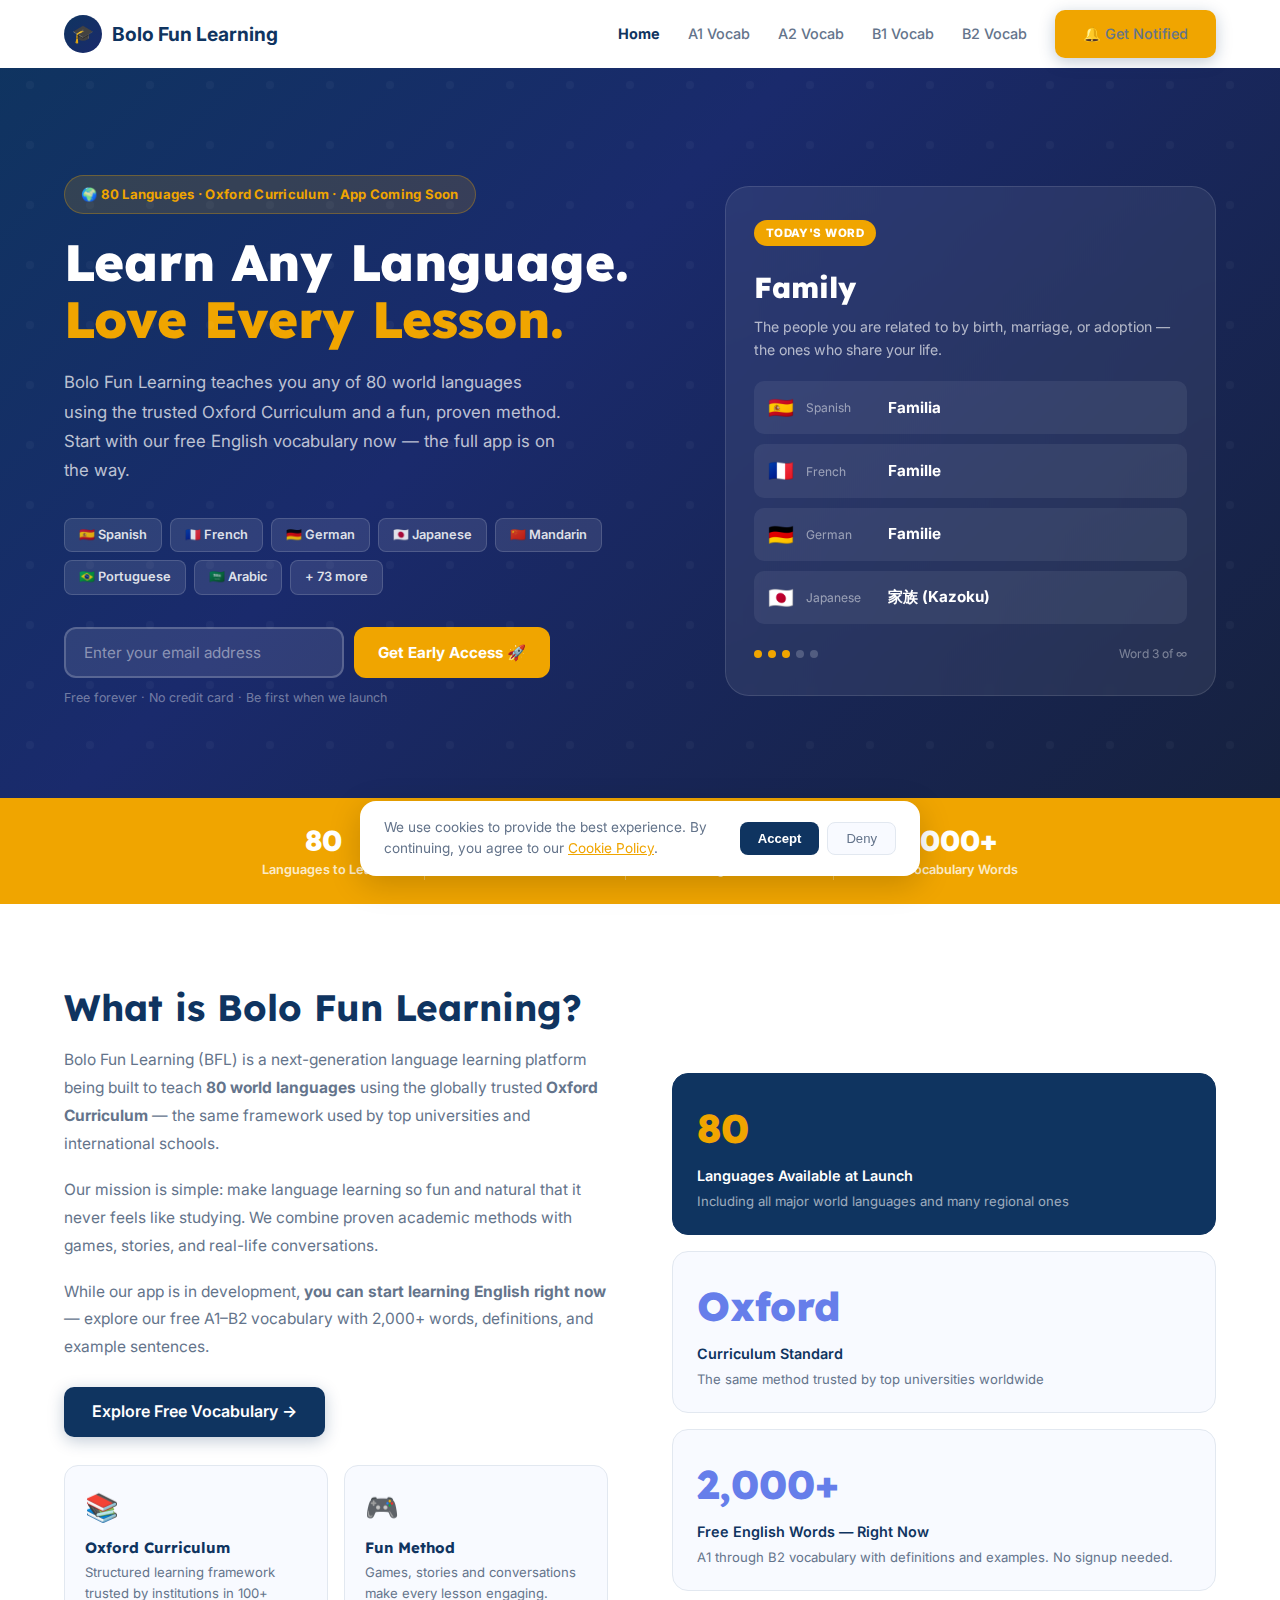
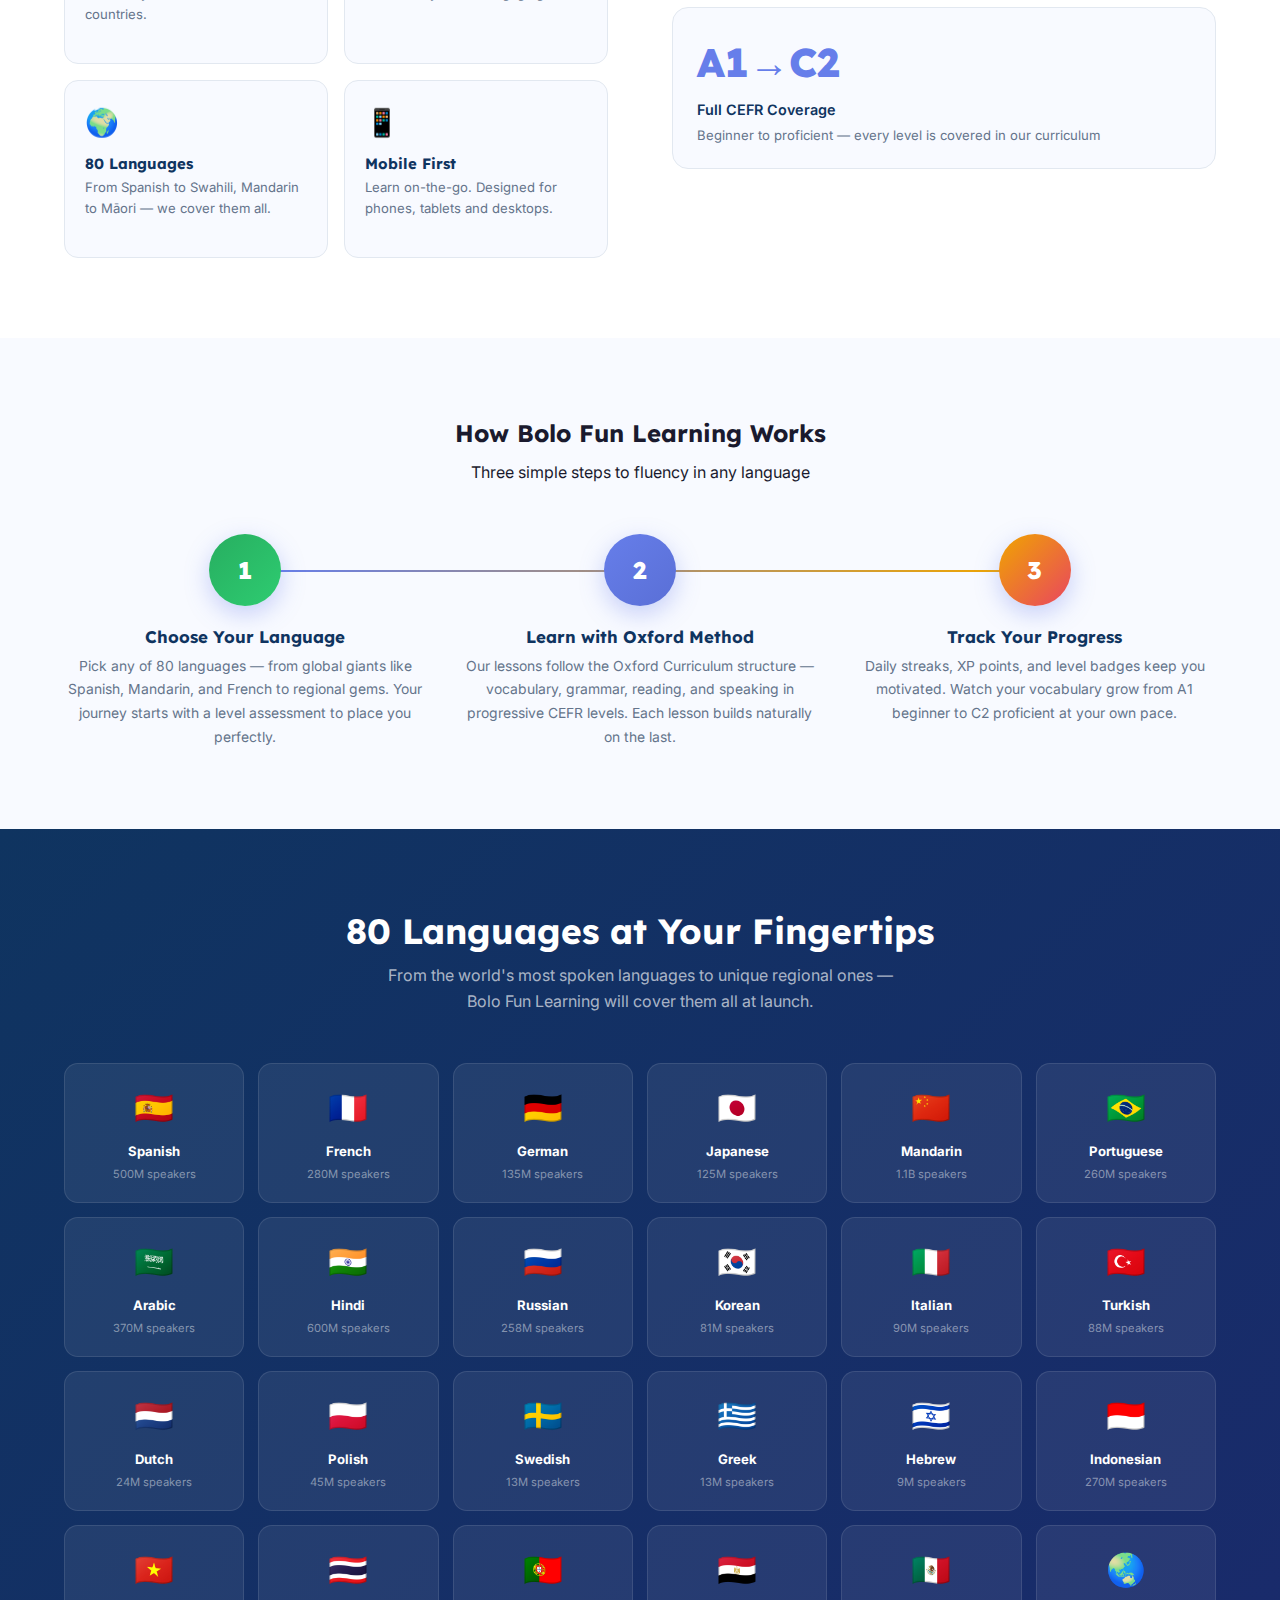
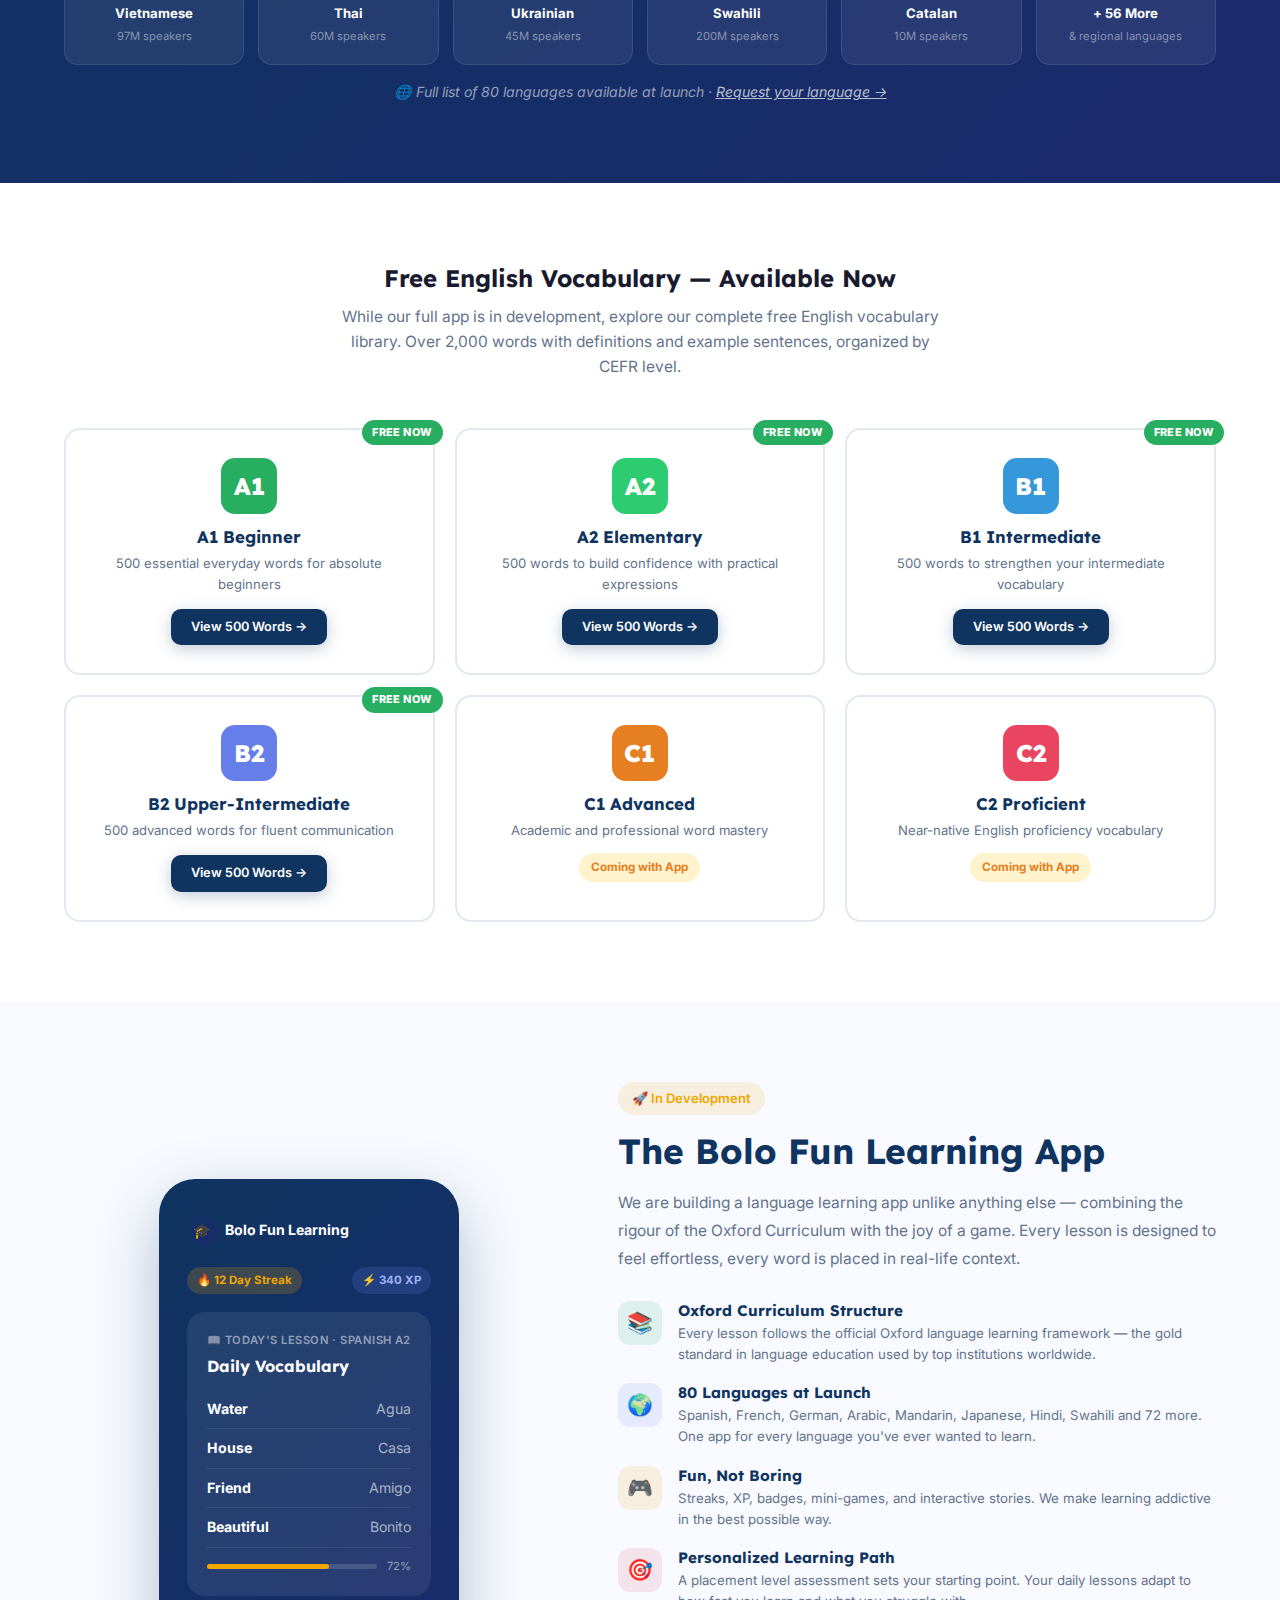
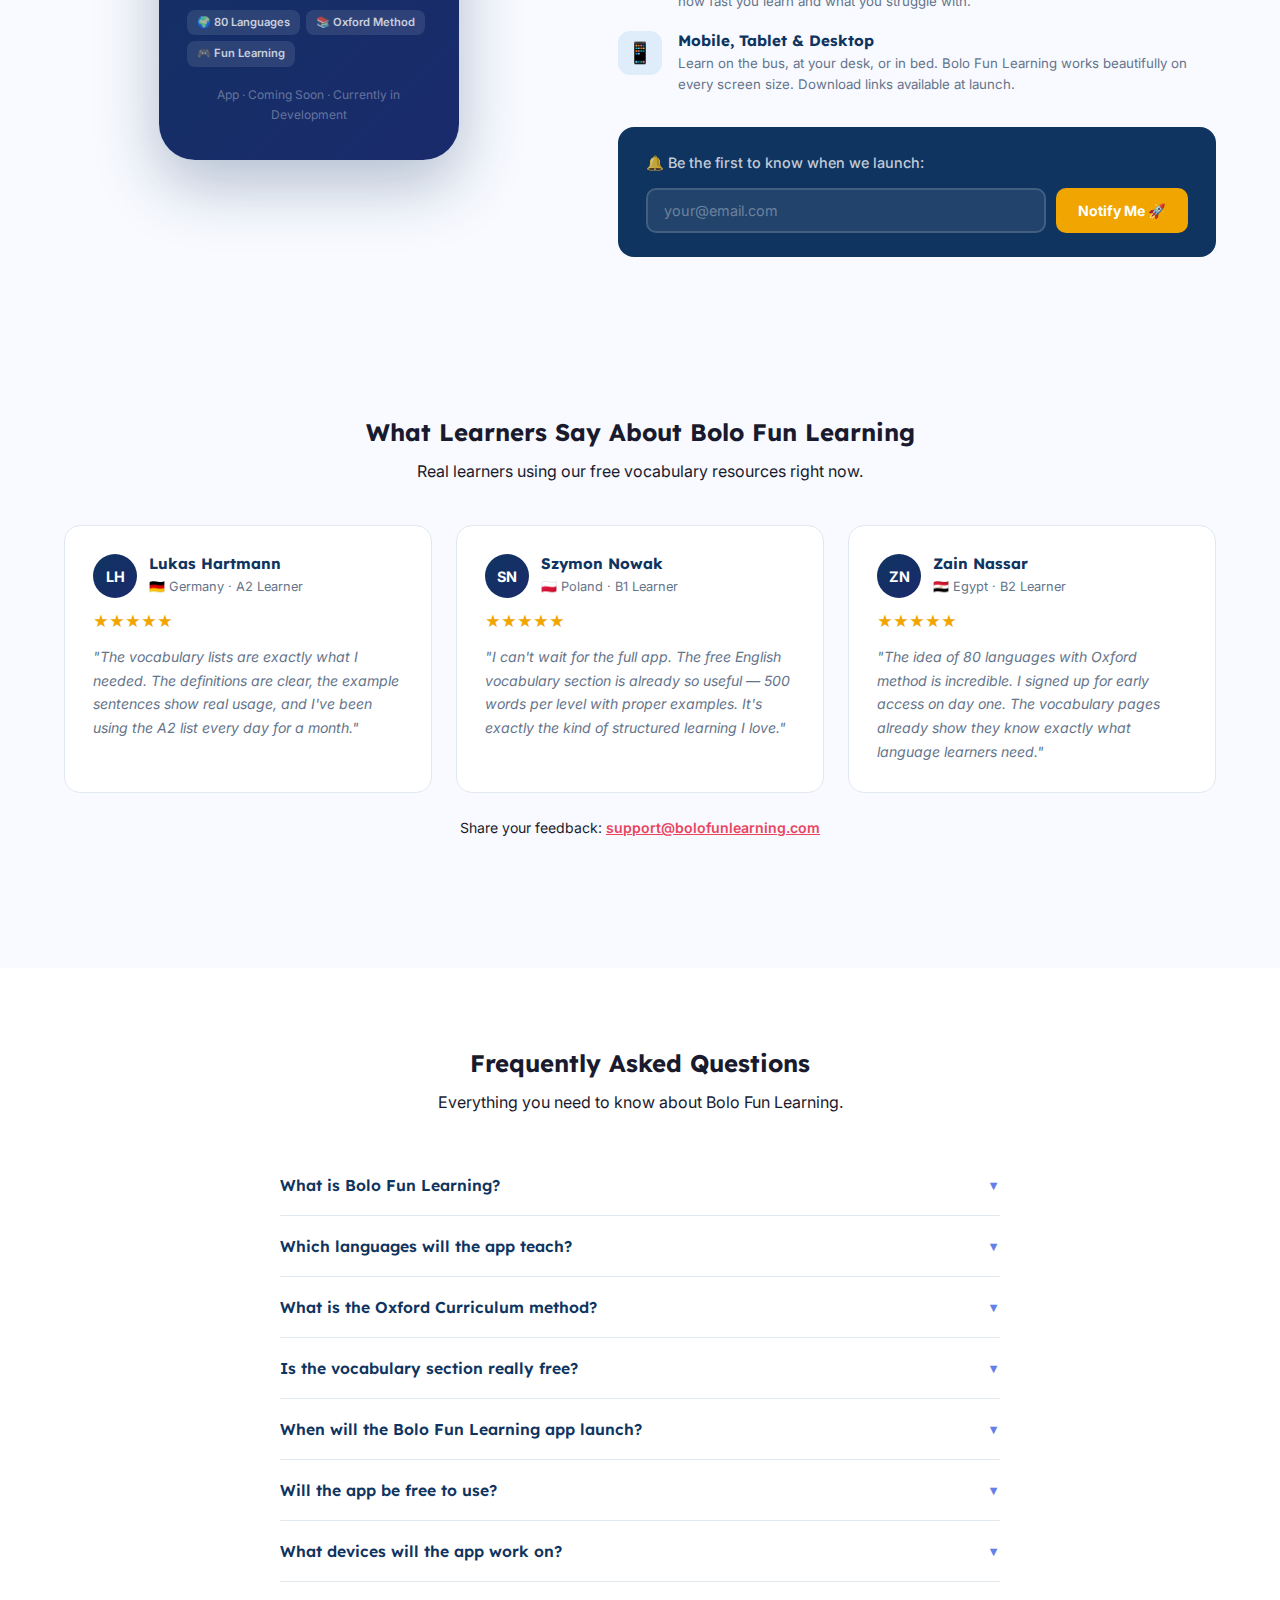
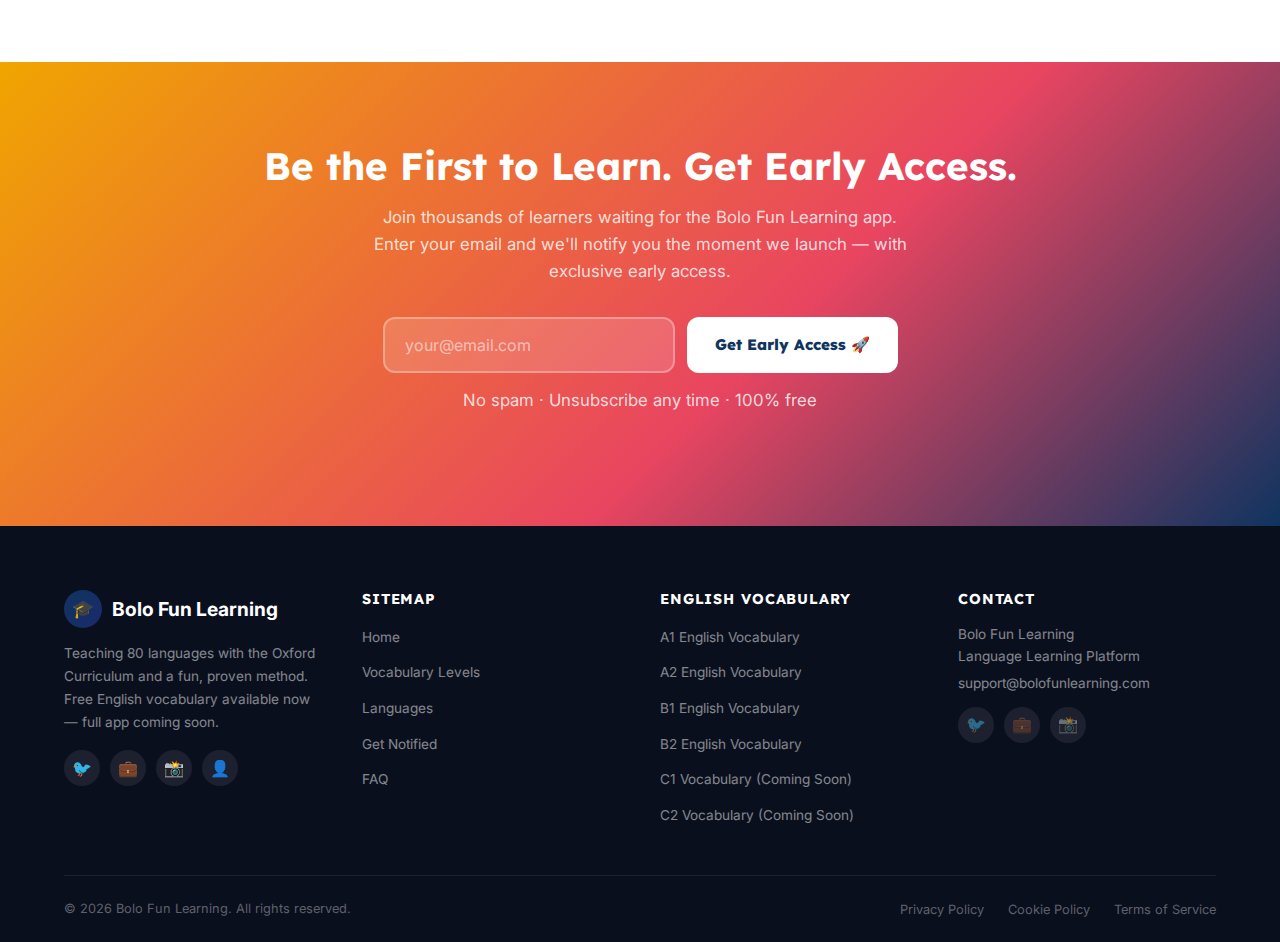
<file: index.html>
<!DOCTYPE html>
<html lang="en">
<head>
  <meta charset="UTF-8" />
  <meta name="viewport" content="width=device-width, initial-scale=1.0" />
  <meta name="description" content="Bolo Fun Learning – Learn 80 languages using the Oxford Curriculum and our fun, engaging method. Free English vocabulary from A1 to B2. App coming soon." />
  <title>Bolo Fun Learning – Learn 80 Languages with Oxford Curriculum</title>
  <link rel="stylesheet" href="css/style.css" />
  <link rel="preconnect" href="https://fonts.googleapis.com" />
  <link rel="preconnect" href="https://fonts.gstatic.com" crossorigin />
  <link href="https://fonts.googleapis.com/css2?family=Lexend:wght@400;500;600;700;800&family=Inter:wght@400;500;600;700&display=swap" rel="stylesheet" />
  <style>
    body { font-family: 'Inter', sans-serif; }

    /* ── HERO ── */
    #hero {
      background: linear-gradient(135deg, #0f3460 0%, #1a2a6c 40%, #16213e 100%);
      padding: 120px 0 90px;
      position: relative;
      overflow: hidden;
    }
    #hero::before {
      content: '';
      position: absolute; inset: 0;
      background: url("data:image/svg+xml,%3Csvg width='60' height='60' viewBox='0 0 60 60' xmlns='http://www.w3.org/2000/svg'%3E%3Cg fill='none' fill-rule='evenodd'%3E%3Cg fill='%23ffffff' fill-opacity='0.03'%3E%3Ccircle cx='30' cy='30' r='4'/%3E%3C/g%3E%3C/g%3E%3C/svg%3E");
      pointer-events: none;
    }
    .hero-inner { display: grid; grid-template-columns: 1.1fr 0.9fr; gap: 60px; align-items: center; }
    .hero-eyebrow { display: inline-flex; align-items: center; gap: 8px; background: rgba(240,165,0,.15); color: #f0a500; font-size: .82rem; font-weight: 700; padding: 8px 16px; border-radius: 20px; border: 1px solid rgba(240,165,0,.3); margin-bottom: 20px; letter-spacing: .02em; }
    .hero-h1 { font-family: 'Lexend', sans-serif; font-size: 3.2rem; font-weight: 800; color: #fff; line-height: 1.12; margin-bottom: 20px; }
    .hero-h1 em { color: #f0a500; font-style: normal; }
    .hero-sub { font-size: 1.05rem; color: rgba(255,255,255,.72); line-height: 1.75; margin-bottom: 32px; max-width: 500px; }
    .hero-lang-tags { display: flex; flex-wrap: wrap; gap: 8px; margin-bottom: 32px; }
    .lang-tag { background: rgba(255,255,255,.1); color: rgba(255,255,255,.85); border: 1px solid rgba(255,255,255,.15); border-radius: 8px; padding: 6px 14px; font-size: .8rem; font-weight: 600; }
    .hero-notify { display: flex; gap: 10px; max-width: 440px; }
    .hero-notify input { flex: 1; padding: 14px 18px; border: 2px solid rgba(255,255,255,.2); border-radius: 12px; background: rgba(255,255,255,.1); color: #fff; font-size: .95rem; outline: none; font-family: 'Inter', sans-serif; }
    .hero-notify input::placeholder { color: rgba(255,255,255,.45); }
    .hero-notify input:focus { border-color: #f0a500; }
    .hero-notify .btn-gold { background: #f0a500; color: #fff; border: none; border-radius: 12px; padding: 14px 24px; font-weight: 700; font-size: .95rem; cursor: pointer; white-space: nowrap; transition: background .2s; font-family: 'Inter', sans-serif; }
    .hero-notify .btn-gold:hover { background: #d4930a; }
    .hero-note { font-size: .78rem; color: rgba(255,255,255,.4); margin-top: 10px; }

    /* Hero right — animated word card */
    .hero-card { background: rgba(255,255,255,.07); border: 1px solid rgba(255,255,255,.12); border-radius: 24px; padding: 32px 28px; backdrop-filter: blur(12px); }
    .hc-pill { background: #f0a500; color: #fff; font-size: .72rem; font-weight: 800; padding: 4px 12px; border-radius: 20px; display: inline-block; margin-bottom: 18px; letter-spacing: .04em; text-transform: uppercase; }
    .hc-word { font-family: 'Lexend', sans-serif; font-size: 1.8rem; font-weight: 800; color: #fff; margin-bottom: 6px; }
    .hc-def { font-size: .88rem; color: rgba(255,255,255,.65); margin-bottom: 20px; line-height: 1.6; }
    .hc-langs { display: flex; flex-direction: column; gap: 10px; }
    .hc-lang-row { display: flex; align-items: center; gap: 12px; background: rgba(255,255,255,.07); border-radius: 10px; padding: 10px 14px; }
    .hc-flag { font-size: 1.3rem; }
    .hc-lang-name { font-size: .75rem; color: rgba(255,255,255,.5); width: 70px; }
    .hc-translation { font-size: .95rem; font-weight: 700; color: #fff; }
    .hc-footer { margin-top: 20px; display: flex; justify-content: space-between; align-items: center; }
    .hc-level-dots { display: flex; gap: 6px; }
    .hc-dot { width: 8px; height: 8px; border-radius: 50%; background: rgba(255,255,255,.2); }
    .hc-dot.active { background: #f0a500; }
    .hc-counter { font-size: .75rem; color: rgba(255,255,255,.4); }

    /* ── STATS BAR ── */
    #stats-bar { background: #f0a500; padding: 24px 0; }
    .stats-inner { display: flex; justify-content: center; gap: 0; flex-wrap: wrap; }
    .stat-item { text-align: center; padding: 0 40px; border-right: 1px solid rgba(255,255,255,.3); }
    .stat-item:last-child { border-right: none; }
    .stat-item h3 { font-family: 'Lexend', sans-serif; font-size: 1.8rem; font-weight: 800; color: #fff; margin-bottom: 2px; }
    .stat-item p { font-size: .8rem; color: rgba(255,255,255,.8); font-weight: 600; }

    /* ── ABOUT SECTION ── */
    .about-grid { display: grid; grid-template-columns: 1fr 1fr; gap: 64px; align-items: center; }
    .about-text h2 { font-family: 'Lexend', sans-serif; font-size: 2.3rem; color: var(--navy); margin-bottom: 16px; }
    .about-text p { font-size: .97rem; color: var(--text-light); line-height: 1.8; margin-bottom: 18px; }
    .about-features { display: grid; grid-template-columns: 1fr 1fr; gap: 16px; margin-top: 28px; }
    .af-card { background: var(--bg-alt); border-radius: 14px; padding: 20px; border: 1px solid var(--border); transition: border-color .2s; }
    .af-card:hover { border-color: var(--purple); }
    .af-icon { font-size: 1.7rem; margin-bottom: 10px; }
    .af-card h4 { font-weight: 700; color: var(--navy); font-size: .93rem; margin-bottom: 4px; }
    .af-card p { font-size: .82rem; color: var(--text-light); line-height: 1.6; }
    .about-visual { display: flex; flex-direction: column; gap: 16px; }
    .av-card { background: var(--bg-alt); border-radius: 16px; padding: 22px 24px; border: 1px solid var(--border); }
    .av-num { font-family: 'Lexend', sans-serif; font-size: 2.5rem; font-weight: 800; color: var(--purple); margin-bottom: 4px; }
    .av-label { font-size: .9rem; font-weight: 600; color: var(--navy); margin-bottom: 4px; }
    .av-sub { font-size: .82rem; color: var(--text-light); }
    .av-card.highlight { background: var(--navy); border-color: var(--navy); }
    .av-card.highlight .av-num { color: #f0a500; }
    .av-card.highlight .av-label { color: #fff; }
    .av-card.highlight .av-sub { color: rgba(255,255,255,.6); }

    /* ── HOW IT WORKS ── */
    .how-grid { display: grid; grid-template-columns: repeat(3, 1fr); gap: 32px; margin-top: 48px; position: relative; }
    .how-grid::before { content: ''; position: absolute; top: 36px; left: calc(16.67% + 16px); right: calc(16.67% + 16px); height: 2px; background: linear-gradient(90deg, var(--purple), var(--gold)); z-index: 0; }
    .how-card { text-align: center; position: relative; z-index: 1; }
    .how-num { width: 72px; height: 72px; border-radius: 50%; display: flex; align-items: center; justify-content: center; font-family: 'Lexend', sans-serif; font-size: 1.5rem; font-weight: 800; color: #fff; margin: 0 auto 20px; box-shadow: 0 8px 24px rgba(102,126,234,.35); }
    .how-num.n1 { background: linear-gradient(135deg, #27ae60, #2ecc71); }
    .how-num.n2 { background: linear-gradient(135deg, var(--purple), var(--purple-dark)); }
    .how-num.n3 { background: linear-gradient(135deg, #f0a500, #e94560); }
    .how-card h3 { font-family: 'Lexend', sans-serif; font-size: 1.05rem; color: var(--navy); margin-bottom: 8px; }
    .how-card p { font-size: .87rem; color: var(--text-light); line-height: 1.7; }

    /* ── LANGUAGES SHOWCASE ── */
    #languages { background: linear-gradient(135deg, #0f3460 0%, #1a2a6c 100%); padding: 80px 0; }
    #languages h2 { color: #fff; font-family: 'Lexend', sans-serif; font-size: 2.2rem; margin-bottom: 10px; }
    #languages > .container > p { color: rgba(255,255,255,.65); max-width: 520px; margin: 0 auto 48px; }
    .lang-grid { display: grid; grid-template-columns: repeat(6, 1fr); gap: 14px; margin-top: 0; }
    .lang-card { background: rgba(255,255,255,.07); border: 1px solid rgba(255,255,255,.1); border-radius: 14px; padding: 18px 12px; text-align: center; transition: all .2s; cursor: default; }
    .lang-card:hover { background: rgba(255,255,255,.13); transform: translateY(-3px); }
    .lang-flag { font-size: 2rem; margin-bottom: 8px; }
    .lang-name { font-size: .82rem; font-weight: 700; color: #fff; margin-bottom: 4px; }
    .lang-speakers { font-size: .7rem; color: rgba(255,255,255,.45); }
    .lang-more { grid-column: 1 / -1; text-align: center; margin-top: 16px; }
    .lang-more p { color: rgba(255,255,255,.55); font-size: .88rem; font-style: italic; }

    /* ── VOCABULARY LEVELS ── */
    .levels-intro { max-width: 600px; margin: 0 auto 48px; }
    .levels-intro p { color: var(--text-light); font-size: .97rem; }
    .level-card-available { position: relative; }
    .level-badge-now { position: absolute; top: -10px; right: -10px; background: var(--green); color: #fff; font-size: .68rem; font-weight: 800; padding: 4px 10px; border-radius: 20px; text-transform: uppercase; letter-spacing: .04em; }

    /* ── APP PREVIEW ── */
    #app-preview { background: var(--bg-alt); }
    .app-preview-grid { display: grid; grid-template-columns: 0.9fr 1.1fr; gap: 64px; align-items: center; }
    .ap-phone { background: linear-gradient(135deg, #0f3460 0%, #1a2a6c 100%); border-radius: 36px; padding: 36px 28px; box-shadow: 0 24px 64px rgba(15,52,96,.3); max-width: 300px; margin: 0 auto; }
    .ap-screen { color: #fff; }
    .ap-header { display: flex; align-items: center; gap: 8px; font-weight: 700; font-size: .88rem; margin-bottom: 22px; }
    .ap-status { display: flex; justify-content: space-between; align-items: center; margin-bottom: 18px; }
    .ap-streak { background: rgba(240,165,0,.2); color: #f0a500; font-size: .72rem; font-weight: 700; padding: 4px 10px; border-radius: 20px; }
    .ap-xp { background: rgba(102,126,234,.2); color: #a0b0f8; font-size: .72rem; font-weight: 700; padding: 4px 10px; border-radius: 20px; }
    .ap-lesson { background: rgba(255,255,255,.08); border-radius: 18px; padding: 20px; margin-bottom: 14px; }
    .ap-lesson-tag { font-size: .7rem; color: rgba(255,255,255,.5); margin-bottom: 6px; font-weight: 600; text-transform: uppercase; letter-spacing: .04em; }
    .ap-lesson h3 { font-family: 'Lexend', sans-serif; font-size: 1rem; margin-bottom: 14px; }
    .ap-word-row { display: flex; justify-content: space-between; align-items: center; padding: 8px 0; border-bottom: 1px solid rgba(255,255,255,.08); }
    .ap-word-row:last-of-type { border: none; }
    .ap-word-en { font-size: .88rem; font-weight: 700; }
    .ap-word-tr { font-size: .88rem; color: rgba(255,255,255,.6); }
    .ap-progress-row { display: flex; align-items: center; gap: 10px; margin-top: 10px; }
    .ap-progress-bar { flex: 1; height: 5px; background: rgba(255,255,255,.15); border-radius: 3px; }
    .ap-progress-fill { height: 100%; border-radius: 3px; background: #f0a500; }
    .ap-progress-pct { font-size: .7rem; color: rgba(255,255,255,.5); }
    .ap-langs-row { display: flex; gap: 6px; flex-wrap: wrap; }
    .ap-lang-chip { background: rgba(255,255,255,.1); font-size: .7rem; padding: 4px 10px; border-radius: 8px; color: rgba(255,255,255,.75); font-weight: 600; }
    .ap-coming { text-align: center; margin-top: 18px; font-size: .75rem; color: rgba(255,255,255,.35); }

    .app-preview-text h2 { font-family: 'Lexend', sans-serif; font-size: 2.2rem; color: var(--navy); margin-bottom: 16px; }
    .app-preview-text > p { font-size: .97rem; color: var(--text-light); line-height: 1.8; margin-bottom: 28px; }
    .ap-features { display: flex; flex-direction: column; gap: 18px; margin-bottom: 32px; }
    .ap-feat { display: flex; gap: 16px; align-items: flex-start; }
    .ap-feat-icon { width: 44px; height: 44px; border-radius: 12px; display: flex; align-items: center; justify-content: center; font-size: 1.3rem; flex-shrink: 0; }
    .ap-feat-icon.c1 { background: rgba(39,174,96,.12); }
    .ap-feat-icon.c2 { background: rgba(102,126,234,.12); }
    .ap-feat-icon.c3 { background: rgba(240,165,0,.12); }
    .ap-feat-icon.c4 { background: rgba(233,69,96,.12); }
    .ap-feat-icon.c5 { background: rgba(52,152,219,.12); }
    .ap-feat h4 { font-weight: 700; color: var(--navy); font-size: .95rem; margin-bottom: 3px; }
    .ap-feat p { font-size: .83rem; color: var(--text-light); margin: 0; line-height: 1.6; }
    .ap-notify-box { background: var(--navy); border-radius: 16px; padding: 24px 28px; }
    .ap-notify-box p { color: rgba(255,255,255,.75); font-size: .9rem; margin-bottom: 14px; font-weight: 500; }
    .ap-notify-form { display: flex; gap: 10px; }
    .ap-notify-form input { flex: 1; padding: 12px 16px; border: 2px solid rgba(255,255,255,.15); border-radius: 10px; background: rgba(255,255,255,.08); color: #fff; font-size: .9rem; outline: none; font-family: 'Inter', sans-serif; }
    .ap-notify-form input::placeholder { color: rgba(255,255,255,.35); }
    .ap-notify-form input:focus { border-color: #f0a500; }
    .ap-notify-form button { background: #f0a500; color: #fff; border: none; border-radius: 10px; padding: 12px 22px; font-weight: 700; font-size: .88rem; cursor: pointer; white-space: nowrap; font-family: 'Inter', sans-serif; transition: background .2s; }
    .ap-notify-form button:hover { background: #d4930a; }

    /* ── CTA SECTION ── */
    .cta-section-new { background: linear-gradient(135deg, #f0a500 0%, #e94560 60%, #0f3460 100%); padding: 80px 0; text-align: center; }
    .cta-section-new h2 { font-family: 'Lexend', sans-serif; font-size: 2.4rem; color: #fff; margin-bottom: 14px; }
    .cta-section-new p { color: rgba(255,255,255,.8); font-size: 1.05rem; margin-bottom: 32px; max-width: 540px; margin-left: auto; margin-right: auto; }
    .cta-notify-form { display: flex; gap: 12px; justify-content: center; max-width: 500px; margin: 0 auto; }
    .cta-notify-form input { flex: 1; padding: 16px 20px; border: 2px solid rgba(255,255,255,.3); border-radius: 12px; background: rgba(255,255,255,.15); color: #fff; font-size: 1rem; outline: none; font-family: 'Inter', sans-serif; }
    .cta-notify-form input::placeholder { color: rgba(255,255,255,.55); }
    .cta-notify-form input:focus { border-color: #fff; }
    .cta-notify-form button { background: #fff; color: var(--navy); border: none; border-radius: 12px; padding: 16px 28px; font-weight: 800; font-size: .95rem; cursor: pointer; font-family: 'Lexend', sans-serif; transition: opacity .2s; white-space: nowrap; }
    .cta-notify-form button:hover { opacity: .9; }
    .cta-sub { color: rgba(255,255,255,.5); font-size: .8rem; margin-top: 14px; }

    /* ── RESPONSIVE ── */
    @media (max-width: 900px) {
      .lang-grid { grid-template-columns: repeat(4, 1fr); }
    }
    @media (max-width: 768px) {
      .hero-inner { grid-template-columns: 1fr; }
      .hero-h1 { font-size: 2.3rem; }
      .about-grid { grid-template-columns: 1fr; }
      .how-grid { grid-template-columns: 1fr; }
      .how-grid::before { display: none; }
      .lang-grid { grid-template-columns: repeat(3, 1fr); }
      .app-preview-grid { grid-template-columns: 1fr; }
      .about-features { grid-template-columns: 1fr; }
      .stats-inner { gap: 0; }
      .stat-item { padding: 12px 20px; }
      .cta-notify-form { flex-direction: column; }
      .hero-notify { flex-direction: column; }
      .ap-notify-form { flex-direction: column; }
    }
    @media (max-width: 480px) {
      .lang-grid { grid-template-columns: repeat(2, 1fr); }
    }
  </style>
</head>
<body>

<!-- APP DEVELOPMENT BANNER -->
<div class="app-banner">
  <p>🚀 <strong>App Coming Soon!</strong> Bolo Fun Learning will teach <strong>80 languages</strong> using the Oxford Curriculum &amp; our fun, easy learning method. <a href="mailto:support@bolofunlearning.com">Get notified →</a></p>
</div>

<!-- ======================== NAVBAR ======================== -->
<nav id="navbar">
  <div class="container nav-inner">
    <a href="index.html" class="logo">
      <div class="logo-icon">🎓</div>
      Bolo Fun Learning
    </a>
    <ul class="nav-links" id="navLinks">
      <li><a href="index.html" class="active">Home</a></li>
      <li><a href="a1-vocabulary.html">A1 Vocab</a></li>
      <li><a href="a2-vocabulary.html">A2 Vocab</a></li>
      <li><a href="b1-vocabulary.html">B1 Vocab</a></li>
      <li><a href="b2-vocabulary.html">B2 Vocab</a></li>
      <li><a href="#notify" class="btn btn-primary" style="background:#f0a500;border-color:#f0a500">🔔 Get Notified</a></li>
    </ul>
    <div class="hamburger" id="hamburger">
      <span></span><span></span><span></span>
    </div>
  </div>
</nav>

<!-- ======================== HERO ======================== -->
<section id="hero">
  <div class="container">
    <div class="hero-inner">

      <div>
        <div class="hero-eyebrow">🌍 80 Languages · Oxford Curriculum · App Coming Soon</div>
        <h1 class="hero-h1">Learn Any Language.<br><em>Love Every Lesson.</em></h1>
        <p class="hero-sub">Bolo Fun Learning teaches you any of 80 world languages using the trusted Oxford Curriculum and a fun, proven method. Start with our free English vocabulary now — the full app is on the way.</p>

        <div class="hero-lang-tags">
          <span class="lang-tag">🇪🇸 Spanish</span>
          <span class="lang-tag">🇫🇷 French</span>
          <span class="lang-tag">🇩🇪 German</span>
          <span class="lang-tag">🇯🇵 Japanese</span>
          <span class="lang-tag">🇨🇳 Mandarin</span>
          <span class="lang-tag">🇧🇷 Portuguese</span>
          <span class="lang-tag">🇸🇦 Arabic</span>
          <span class="lang-tag">+ 73 more</span>
        </div>

        <div class="hero-notify" id="notify-hero">
          <input type="email" placeholder="Enter your email address" id="heroEmail" />
          <button class="btn-gold" onclick="notifySignup('heroEmail')">Get Early Access 🚀</button>
        </div>
        <p class="hero-note">Free forever · No credit card · Be first when we launch</p>
      </div>

      <div class="hero-card">
        <div class="hc-pill">Today's Word</div>
        <div class="hc-word">Family</div>
        <div class="hc-def">The people you are related to by birth, marriage, or adoption — the ones who share your life.</div>
        <div class="hc-langs">
          <div class="hc-lang-row">
            <span class="hc-flag">🇪🇸</span>
            <span class="hc-lang-name">Spanish</span>
            <span class="hc-translation">Familia</span>
          </div>
          <div class="hc-lang-row">
            <span class="hc-flag">🇫🇷</span>
            <span class="hc-lang-name">French</span>
            <span class="hc-translation">Famille</span>
          </div>
          <div class="hc-lang-row">
            <span class="hc-flag">🇩🇪</span>
            <span class="hc-lang-name">German</span>
            <span class="hc-translation">Familie</span>
          </div>
          <div class="hc-lang-row">
            <span class="hc-flag">🇯🇵</span>
            <span class="hc-lang-name">Japanese</span>
            <span class="hc-translation">家族 (Kazoku)</span>
          </div>
        </div>
        <div class="hc-footer">
          <div class="hc-level-dots">
            <div class="hc-dot active"></div>
            <div class="hc-dot active"></div>
            <div class="hc-dot active"></div>
            <div class="hc-dot"></div>
            <div class="hc-dot"></div>
          </div>
          <div class="hc-counter">Word 3 of ∞</div>
        </div>
      </div>

    </div>
  </div>
</section>

<!-- ======================== STATS BAR ======================== -->
<div id="stats-bar">
  <div class="container">
    <div class="stats-inner">
      <div class="stat-item">
        <h3>80</h3>
        <p>Languages to Learn</p>
      </div>
      <div class="stat-item">
        <h3>Oxford</h3>
        <p>Curriculum Method</p>
      </div>
      <div class="stat-item">
        <h3>A1–C2</h3>
        <p>CEFR Aligned Levels</p>
      </div>
      <div class="stat-item">
        <h3>2,000+</h3>
        <p>Free Vocabulary Words</p>
      </div>
    </div>
  </div>
</div>

<!-- ======================== WHAT IS BFL ======================== -->
<section class="section">
  <div class="container">
    <div class="about-grid">
      <div class="about-text">
        <h2>What is Bolo Fun Learning?</h2>
        <p>Bolo Fun Learning (BFL) is a next-generation language learning platform being built to teach <strong>80 world languages</strong> using the globally trusted <strong>Oxford Curriculum</strong> — the same framework used by top universities and international schools.</p>
        <p>Our mission is simple: make language learning so fun and natural that it never feels like studying. We combine proven academic methods with games, stories, and real-life conversations.</p>
        <p>While our app is in development, <strong>you can start learning English right now</strong> — explore our free A1–B2 vocabulary with 2,000+ words, definitions, and example sentences.</p>
        <a href="a1-vocabulary.html" class="btn btn-primary" style="margin-top:8px">Explore Free Vocabulary →</a>

        <div class="about-features">
          <div class="af-card">
            <div class="af-icon">📚</div>
            <h4>Oxford Curriculum</h4>
            <p>Structured learning framework trusted by institutions in 100+ countries.</p>
          </div>
          <div class="af-card">
            <div class="af-icon">🎮</div>
            <h4>Fun Method</h4>
            <p>Games, stories and conversations make every lesson engaging.</p>
          </div>
          <div class="af-card">
            <div class="af-icon">🌍</div>
            <h4>80 Languages</h4>
            <p>From Spanish to Swahili, Mandarin to Māori — we cover them all.</p>
          </div>
          <div class="af-card">
            <div class="af-icon">📱</div>
            <h4>Mobile First</h4>
            <p>Learn on-the-go. Designed for phones, tablets and desktops.</p>
          </div>
        </div>
      </div>

      <div class="about-visual">
        <div class="av-card highlight">
          <div class="av-num">80</div>
          <div class="av-label">Languages Available at Launch</div>
          <div class="av-sub">Including all major world languages and many regional ones</div>
        </div>
        <div class="av-card">
          <div class="av-num">Oxford</div>
          <div class="av-label">Curriculum Standard</div>
          <div class="av-sub">The same method trusted by top universities worldwide</div>
        </div>
        <div class="av-card">
          <div class="av-num">2,000+</div>
          <div class="av-label">Free English Words — Right Now</div>
          <div class="av-sub">A1 through B2 vocabulary with definitions and examples. No signup needed.</div>
        </div>
        <div class="av-card">
          <div class="av-num">A1→C2</div>
          <div class="av-label">Full CEFR Coverage</div>
          <div class="av-sub">Beginner to proficient — every level is covered in our curriculum</div>
        </div>
      </div>
    </div>
  </div>
</section>

<!-- ======================== HOW IT WORKS ======================== -->
<section class="section section-alt">
  <div class="container text-center">
    <h2>How Bolo Fun Learning Works</h2>
    <p style="max-width:520px;margin:0 auto 8px">Three simple steps to fluency in any language</p>
    <div class="how-grid">
      <div class="how-card">
        <div class="how-num n1">1</div>
        <h3>Choose Your Language</h3>
        <p>Pick any of 80 languages — from global giants like Spanish, Mandarin, and French to regional gems. Your journey starts with a level assessment to place you perfectly.</p>
      </div>
      <div class="how-card">
        <div class="how-num n2">2</div>
        <h3>Learn with Oxford Method</h3>
        <p>Our lessons follow the Oxford Curriculum structure — vocabulary, grammar, reading, and speaking in progressive CEFR levels. Each lesson builds naturally on the last.</p>
      </div>
      <div class="how-card">
        <div class="how-num n3">3</div>
        <h3>Track Your Progress</h3>
        <p>Daily streaks, XP points, and level badges keep you motivated. Watch your vocabulary grow from A1 beginner to C2 proficient at your own pace.</p>
      </div>
    </div>
  </div>
</section>

<!-- ======================== LANGUAGES SHOWCASE ======================== -->
<section id="languages">
  <div class="container text-center">
    <h2>80 Languages at Your Fingertips</h2>
    <p>From the world's most spoken languages to unique regional ones — Bolo Fun Learning will cover them all at launch.</p>
    <div class="lang-grid">
      <div class="lang-card"><div class="lang-flag">🇪🇸</div><div class="lang-name">Spanish</div><div class="lang-speakers">500M speakers</div></div>
      <div class="lang-card"><div class="lang-flag">🇫🇷</div><div class="lang-name">French</div><div class="lang-speakers">280M speakers</div></div>
      <div class="lang-card"><div class="lang-flag">🇩🇪</div><div class="lang-name">German</div><div class="lang-speakers">135M speakers</div></div>
      <div class="lang-card"><div class="lang-flag">🇯🇵</div><div class="lang-name">Japanese</div><div class="lang-speakers">125M speakers</div></div>
      <div class="lang-card"><div class="lang-flag">🇨🇳</div><div class="lang-name">Mandarin</div><div class="lang-speakers">1.1B speakers</div></div>
      <div class="lang-card"><div class="lang-flag">🇧🇷</div><div class="lang-name">Portuguese</div><div class="lang-speakers">260M speakers</div></div>
      <div class="lang-card"><div class="lang-flag">🇸🇦</div><div class="lang-name">Arabic</div><div class="lang-speakers">370M speakers</div></div>
      <div class="lang-card"><div class="lang-flag">🇮🇳</div><div class="lang-name">Hindi</div><div class="lang-speakers">600M speakers</div></div>
      <div class="lang-card"><div class="lang-flag">🇷🇺</div><div class="lang-name">Russian</div><div class="lang-speakers">258M speakers</div></div>
      <div class="lang-card"><div class="lang-flag">🇰🇷</div><div class="lang-name">Korean</div><div class="lang-speakers">81M speakers</div></div>
      <div class="lang-card"><div class="lang-flag">🇮🇹</div><div class="lang-name">Italian</div><div class="lang-speakers">90M speakers</div></div>
      <div class="lang-card"><div class="lang-flag">🇹🇷</div><div class="lang-name">Turkish</div><div class="lang-speakers">88M speakers</div></div>
      <div class="lang-card"><div class="lang-flag">🇳🇱</div><div class="lang-name">Dutch</div><div class="lang-speakers">24M speakers</div></div>
      <div class="lang-card"><div class="lang-flag">🇵🇱</div><div class="lang-name">Polish</div><div class="lang-speakers">45M speakers</div></div>
      <div class="lang-card"><div class="lang-flag">🇸🇪</div><div class="lang-name">Swedish</div><div class="lang-speakers">13M speakers</div></div>
      <div class="lang-card"><div class="lang-flag">🇬🇷</div><div class="lang-name">Greek</div><div class="lang-speakers">13M speakers</div></div>
      <div class="lang-card"><div class="lang-flag">🇮🇱</div><div class="lang-name">Hebrew</div><div class="lang-speakers">9M speakers</div></div>
      <div class="lang-card"><div class="lang-flag">🇮🇩</div><div class="lang-name">Indonesian</div><div class="lang-speakers">270M speakers</div></div>
      <div class="lang-card"><div class="lang-flag">🇻🇳</div><div class="lang-name">Vietnamese</div><div class="lang-speakers">97M speakers</div></div>
      <div class="lang-card"><div class="lang-flag">🇹🇭</div><div class="lang-name">Thai</div><div class="lang-speakers">60M speakers</div></div>
      <div class="lang-card"><div class="lang-flag">🇵🇹</div><div class="lang-name">Ukrainian</div><div class="lang-speakers">45M speakers</div></div>
      <div class="lang-card"><div class="lang-flag">🇪🇬</div><div class="lang-name">Swahili</div><div class="lang-speakers">200M speakers</div></div>
      <div class="lang-card"><div class="lang-flag">🇲🇽</div><div class="lang-name">Catalan</div><div class="lang-speakers">10M speakers</div></div>
      <div class="lang-card"><div class="lang-flag">🌏</div><div class="lang-name">+ 56 More</div><div class="lang-speakers">& regional languages</div></div>
    </div>
    <div class="lang-more">
      <p>🌐 Full list of 80 languages available at launch · <a href="mailto:support@bolofunlearning.com" style="color:rgba(255,255,255,.7);text-decoration:underline">Request your language →</a></p>
    </div>
  </div>
</section>

<!-- ======================== VOCABULARY LEVELS ======================== -->
<section class="section" id="levels">
  <div class="container text-center">
    <h2>Free English Vocabulary — Available Now</h2>
    <div class="levels-intro">
      <p>While our full app is in development, explore our complete free English vocabulary library. Over 2,000 words with definitions and example sentences, organized by CEFR level.</p>
    </div>
    <div class="levels-grid">
      <div class="level-card lc-a1 level-card-available" onclick="location.href='a1-vocabulary.html'">
        <span class="level-badge-now">Free Now</span>
        <div class="lvl-badge">A1</div>
        <h3>A1 Beginner</h3>
        <p>500 essential everyday words for absolute beginners</p>
        <a href="a1-vocabulary.html" class="btn btn-primary" style="margin-top:14px;font-size:.8rem;padding:8px 20px">View 500 Words →</a>
      </div>
      <div class="level-card lc-a2 level-card-available" onclick="location.href='a2-vocabulary.html'">
        <span class="level-badge-now">Free Now</span>
        <div class="lvl-badge">A2</div>
        <h3>A2 Elementary</h3>
        <p>500 words to build confidence with practical expressions</p>
        <a href="a2-vocabulary.html" class="btn btn-primary" style="margin-top:14px;font-size:.8rem;padding:8px 20px">View 500 Words →</a>
      </div>
      <div class="level-card lc-b1 level-card-available" onclick="location.href='b1-vocabulary.html'">
        <span class="level-badge-now">Free Now</span>
        <div class="lvl-badge">B1</div>
        <h3>B1 Intermediate</h3>
        <p>500 words to strengthen your intermediate vocabulary</p>
        <a href="b1-vocabulary.html" class="btn btn-primary" style="margin-top:14px;font-size:.8rem;padding:8px 20px">View 500 Words →</a>
      </div>
      <div class="level-card lc-b2 level-card-available" onclick="location.href='b2-vocabulary.html'">
        <span class="level-badge-now">Free Now</span>
        <div class="lvl-badge">B2</div>
        <h3>B2 Upper-Intermediate</h3>
        <p>500 advanced words for fluent communication</p>
        <a href="b2-vocabulary.html" class="btn btn-primary" style="margin-top:14px;font-size:.8rem;padding:8px 20px">View 500 Words →</a>
      </div>
      <div class="level-card lc-c1" style="cursor:default">
        <div class="lvl-badge">C1</div>
        <h3>C1 Advanced</h3>
        <p>Academic and professional word mastery</p>
        <span style="display:inline-block;background:#fef3cd;color:#e67e22;font-size:.73rem;font-weight:700;padding:5px 12px;border-radius:20px;margin-top:12px">Coming with App</span>
      </div>
      <div class="level-card lc-c2" style="cursor:default">
        <div class="lvl-badge">C2</div>
        <h3>C2 Proficient</h3>
        <p>Near-native English proficiency vocabulary</p>
        <span style="display:inline-block;background:#fef3cd;color:#e67e22;font-size:.73rem;font-weight:700;padding:5px 12px;border-radius:20px;margin-top:12px">Coming with App</span>
      </div>
    </div>
  </div>
</section>

<!-- ======================== APP PREVIEW ======================== -->
<section class="section" id="app-preview">
  <div class="container">
    <div class="app-preview-grid">

      <div class="ap-phone">
        <div class="ap-screen">
          <div class="ap-header">
            <span class="logo-icon" style="width:30px;height:30px;font-size:.9rem">🎓</span>
            <span>Bolo Fun Learning</span>
          </div>
          <div class="ap-status">
            <span class="ap-streak">🔥 12 Day Streak</span>
            <span class="ap-xp">⚡ 340 XP</span>
          </div>
          <div class="ap-lesson">
            <div class="ap-lesson-tag">📖 Today's Lesson · Spanish A2</div>
            <h3>Daily Vocabulary</h3>
            <div class="ap-word-row">
              <span class="ap-word-en">Water</span>
              <span class="ap-word-tr">Agua</span>
            </div>
            <div class="ap-word-row">
              <span class="ap-word-en">House</span>
              <span class="ap-word-tr">Casa</span>
            </div>
            <div class="ap-word-row">
              <span class="ap-word-en">Friend</span>
              <span class="ap-word-tr">Amigo</span>
            </div>
            <div class="ap-word-row">
              <span class="ap-word-en">Beautiful</span>
              <span class="ap-word-tr">Bonito</span>
            </div>
            <div class="ap-progress-row">
              <div class="ap-progress-bar"><div class="ap-progress-fill" style="width:72%"></div></div>
              <span class="ap-progress-pct">72%</span>
            </div>
          </div>
          <div class="ap-langs-row">
            <span class="ap-lang-chip">🌍 80 Languages</span>
            <span class="ap-lang-chip">📚 Oxford Method</span>
            <span class="ap-lang-chip">🎮 Fun Learning</span>
          </div>
          <div class="ap-coming">App · Coming Soon · Currently in Development</div>
        </div>
      </div>

      <div class="app-preview-text">
        <span class="eyebrow" style="background:rgba(240,165,0,.12);color:#f0a500;display:inline-block;padding:6px 14px;border-radius:20px;font-size:.82rem;font-weight:600;margin-bottom:14px">🚀 In Development</span>
        <h2>The Bolo Fun Learning App</h2>
        <p>We are building a language learning app unlike anything else — combining the rigour of the Oxford Curriculum with the joy of a game. Every lesson is designed to feel effortless, every word is placed in real-life context.</p>

        <div class="ap-features">
          <div class="ap-feat">
            <div class="ap-feat-icon c1">📚</div>
            <div>
              <h4>Oxford Curriculum Structure</h4>
              <p>Every lesson follows the official Oxford language learning framework — the gold standard in language education used by top institutions worldwide.</p>
            </div>
          </div>
          <div class="ap-feat">
            <div class="ap-feat-icon c2">🌍</div>
            <div>
              <h4>80 Languages at Launch</h4>
              <p>Spanish, French, German, Arabic, Mandarin, Japanese, Hindi, Swahili and 72 more. One app for every language you've ever wanted to learn.</p>
            </div>
          </div>
          <div class="ap-feat">
            <div class="ap-feat-icon c3">🎮</div>
            <div>
              <h4>Fun, Not Boring</h4>
              <p>Streaks, XP, badges, mini-games, and interactive stories. We make learning addictive in the best possible way.</p>
            </div>
          </div>
          <div class="ap-feat">
            <div class="ap-feat-icon c4">🎯</div>
            <div>
              <h4>Personalized Learning Path</h4>
              <p>A placement level assessment sets your starting point. Your daily lessons adapt to how fast you learn and what you struggle with.</p>
            </div>
          </div>
          <div class="ap-feat">
            <div class="ap-feat-icon c5">📱</div>
            <div>
              <h4>Mobile, Tablet &amp; Desktop</h4>
              <p>Learn on the bus, at your desk, or in bed. Bolo Fun Learning works beautifully on every screen size. Download links available at launch.</p>
            </div>
          </div>
        </div>

        <div class="ap-notify-box" id="notify">
          <p>🔔 Be the first to know when we launch:</p>
          <div class="ap-notify-form">
            <input type="email" placeholder="your@email.com" id="appEmail" />
            <button onclick="notifySignup('appEmail')">Notify Me 🚀</button>
          </div>
        </div>
      </div>
    </div>
  </div>
</section>

<!-- ======================== TESTIMONIALS ======================== -->
<section class="section section-alt">
  <div class="container text-center">
    <h2>What Learners Say About Bolo Fun Learning</h2>
    <p style="max-width:540px;margin:0 auto 8px">Real learners using our free vocabulary resources right now.</p>
    <div class="testimonials-grid">
      <div class="testi-card">
        <div class="testi-header">
          <div class="testi-avatar-placeholder">LH</div>
          <div class="testi-info">
            <h4>Lukas Hartmann</h4>
            <span>🇩🇪 Germany · A2 Learner</span>
          </div>
        </div>
        <div class="testi-stars">★★★★★</div>
        <p class="testi-quote">"The vocabulary lists are exactly what I needed. The definitions are clear, the example sentences show real usage, and I've been using the A2 list every day for a month."</p>
      </div>
      <div class="testi-card">
        <div class="testi-header">
          <div class="testi-avatar-placeholder">SN</div>
          <div class="testi-info">
            <h4>Szymon Nowak</h4>
            <span>🇵🇱 Poland · B1 Learner</span>
          </div>
        </div>
        <div class="testi-stars">★★★★★</div>
        <p class="testi-quote">"I can't wait for the full app. The free English vocabulary section is already so useful — 500 words per level with proper examples. It's exactly the kind of structured learning I love."</p>
      </div>
      <div class="testi-card">
        <div class="testi-header">
          <div class="testi-avatar-placeholder">ZN</div>
          <div class="testi-info">
            <h4>Zain Nassar</h4>
            <span>🇪🇬 Egypt · B2 Learner</span>
          </div>
        </div>
        <div class="testi-stars">★★★★★</div>
        <p class="testi-quote">"The idea of 80 languages with Oxford method is incredible. I signed up for early access on day one. The vocabulary pages already show they know exactly what language learners need."</p>
      </div>
    </div>
    <p style="margin-top:24px;font-size:.88rem">
      Share your feedback: <a href="mailto:support@bolofunlearning.com" style="color:var(--accent);font-weight:600">support@bolofunlearning.com</a>
    </p>
  </div>
</section>

<!-- ======================== FAQ ======================== -->
<section class="section" id="faq">
  <div class="container text-center">
    <h2>Frequently Asked Questions</h2>
    <p style="max-width:540px;margin:0 auto 8px">Everything you need to know about Bolo Fun Learning.</p>
    <div class="faq-list">
      <div class="faq-item">
        <button class="faq-question">What is Bolo Fun Learning?<span class="arrow">▼</span></button>
        <div class="faq-answer">Bolo Fun Learning is a language learning platform being built to teach 80 world languages using the Oxford Curriculum and our unique fun learning method. While our app is in development, you can access our free English vocabulary resources from A1 beginner to B2 upper-intermediate level.</div>
      </div>
      <div class="faq-item">
        <button class="faq-question">Which languages will the app teach?<span class="arrow">▼</span></button>
        <div class="faq-answer">At launch the Bolo Fun Learning app will support 80 languages including Spanish, French, German, Italian, Portuguese, Japanese, Mandarin, Arabic, Hindi, Russian, Korean, Turkish, Dutch, Polish, Swedish, Greek, Hebrew, Indonesian, Vietnamese, Thai, Swahili, and many more. If your language is not in the initial list, contact us to request it.</div>
      </div>
      <div class="faq-item">
        <button class="faq-question">What is the Oxford Curriculum method?<span class="arrow">▼</span></button>
        <div class="faq-answer">The Oxford Curriculum is an internationally recognized language learning framework developed by Oxford University Press. It organizes learning into clear CEFR levels (A1 to C2) with structured vocabulary, grammar, reading, listening, and speaking components. It is used by top schools, universities, and language institutions worldwide. Bolo Fun Learning uses this framework as the backbone of all its lessons.</div>
      </div>
      <div class="faq-item">
        <button class="faq-question">Is the vocabulary section really free?<span class="arrow">▼</span></button>
        <div class="faq-answer">Yes — completely free, no signup required. Our English vocabulary pages for A1, A2, B1, and B2 levels are available right now with 500 words per level (2,000 total). Every word comes with a clear definition and a real example sentence. No account needed.</div>
      </div>
      <div class="faq-item">
        <button class="faq-question">When will the Bolo Fun Learning app launch?<span class="arrow">▼</span></button>
        <div class="faq-answer">We are currently in active development. Sign up with your email using any of the "Get Notified" forms on this page and you will be among the first to know when we launch — plus you may receive early access perks. We will send launch details to registered emails first.</div>
      </div>
      <div class="faq-item">
        <button class="faq-question">Will the app be free to use?<span class="arrow">▼</span></button>
        <div class="faq-answer">Bolo Fun Learning will offer a generous free tier covering a large portion of the curriculum. Premium features — such as advanced levels, offline mode, and personalized coaching — will be available as optional upgrades. Core language learning will always remain accessible for free.</div>
      </div>
      <div class="faq-item">
        <button class="faq-question">What devices will the app work on?<span class="arrow">▼</span></button>
        <div class="faq-answer">The Bolo Fun Learning app is being designed mobile-first for iOS and Android. It will also be fully functional on web browsers (desktop and tablet). You will be able to switch between devices and your progress will sync automatically across all of them.</div>
      </div>
    </div>
  </div>
</section>

<!-- ======================== CTA ======================== -->
<section class="cta-section-new" id="notify-cta">
  <div class="container">
    <h2>Be the First to Learn. Get Early Access.</h2>
    <p>Join thousands of learners waiting for the Bolo Fun Learning app. Enter your email and we'll notify you the moment we launch — with exclusive early access.</p>
    <div class="cta-notify-form">
      <input type="email" placeholder="your@email.com" id="ctaEmail" />
      <button onclick="notifySignup('ctaEmail')">Get Early Access 🚀</button>
    </div>
    <p class="cta-sub">No spam · Unsubscribe any time · 100% free</p>
  </div>
</section>

<!-- ======================== FOOTER ======================== -->
<footer>
  <div class="container">
    <div class="footer-grid">
      <div class="footer-brand">
        <div class="logo">
          <div class="logo-icon">🎓</div>
          Bolo Fun Learning
        </div>
        <p>Teaching 80 languages with the Oxford Curriculum and a fun, proven method. Free English vocabulary available now — full app coming soon.</p>
        <div class="social-links">
          <a href="#" title="Twitter">🐦</a>
          <a href="#" title="LinkedIn">💼</a>
          <a href="#" title="Instagram">📸</a>
          <a href="#" title="Facebook">👤</a>
        </div>
      </div>
      <div class="footer-col">
        <h4>Sitemap</h4>
        <ul>
          <li><a href="index.html">Home</a></li>
          <li><a href="#levels">Vocabulary Levels</a></li>
          <li><a href="#languages">Languages</a></li>
          <li><a href="#notify">Get Notified</a></li>
          <li><a href="#faq">FAQ</a></li>
        </ul>
      </div>
      <div class="footer-col">
        <h4>English Vocabulary</h4>
        <ul>
          <li><a href="a1-vocabulary.html">A1 English Vocabulary</a></li>
          <li><a href="a2-vocabulary.html">A2 English Vocabulary</a></li>
          <li><a href="b1-vocabulary.html">B1 English Vocabulary</a></li>
          <li><a href="b2-vocabulary.html">B2 English Vocabulary</a></li>
          <li><a href="#levels">C1 Vocabulary (Coming Soon)</a></li>
          <li><a href="#levels">C2 Vocabulary (Coming Soon)</a></li>
        </ul>
      </div>
      <div class="footer-col footer-contact">
        <h4>Contact</h4>
        <p>Bolo Fun Learning<br />Language Learning Platform</p>
        <p><a href="mailto:support@bolofunlearning.com">support@bolofunlearning.com</a></p>
        <div class="social-links" style="margin-top:12px">
          <a href="#" title="Twitter">🐦</a>
          <a href="#" title="LinkedIn">💼</a>
          <a href="#" title="Instagram">📸</a>
        </div>
      </div>
    </div>
    <div class="footer-bottom">
      <p>© 2026 Bolo Fun Learning. All rights reserved.</p>
      <div>
        <a href="#">Privacy Policy</a>
        <a href="#">Cookie Policy</a>
        <a href="#">Terms of Service</a>
      </div>
    </div>
  </div>
</footer>

<!-- COOKIE BANNER -->
<div id="cookie-banner">
  <p>We use cookies to provide the best experience. By continuing, you agree to our <a href="#" style="color:var(--gold)">Cookie Policy</a>.</p>
  <div class="cookie-btns">
    <button class="cookie-accept" id="cookieAccept">Accept</button>
    <button class="cookie-deny" id="cookieDeny">Deny</button>
  </div>
</div>

<!-- Scroll to top -->
<button id="scrollTop" title="Back to top">↑</button>

<script src="js/main.js"></script>
<script>
function notifySignup(inputId) {
  const input = document.getElementById(inputId);
  const email = input ? input.value.trim() : '';
  if (!email || !email.includes('@')) {
    alert('Please enter a valid email address.');
    return;
  }
  input.value = '';
  alert('🎉 You're on the list! We\'ll notify you at ' + email + ' when Bolo Fun Learning launches. Thank you!');
}
</script>
</body>
</html>
</file>
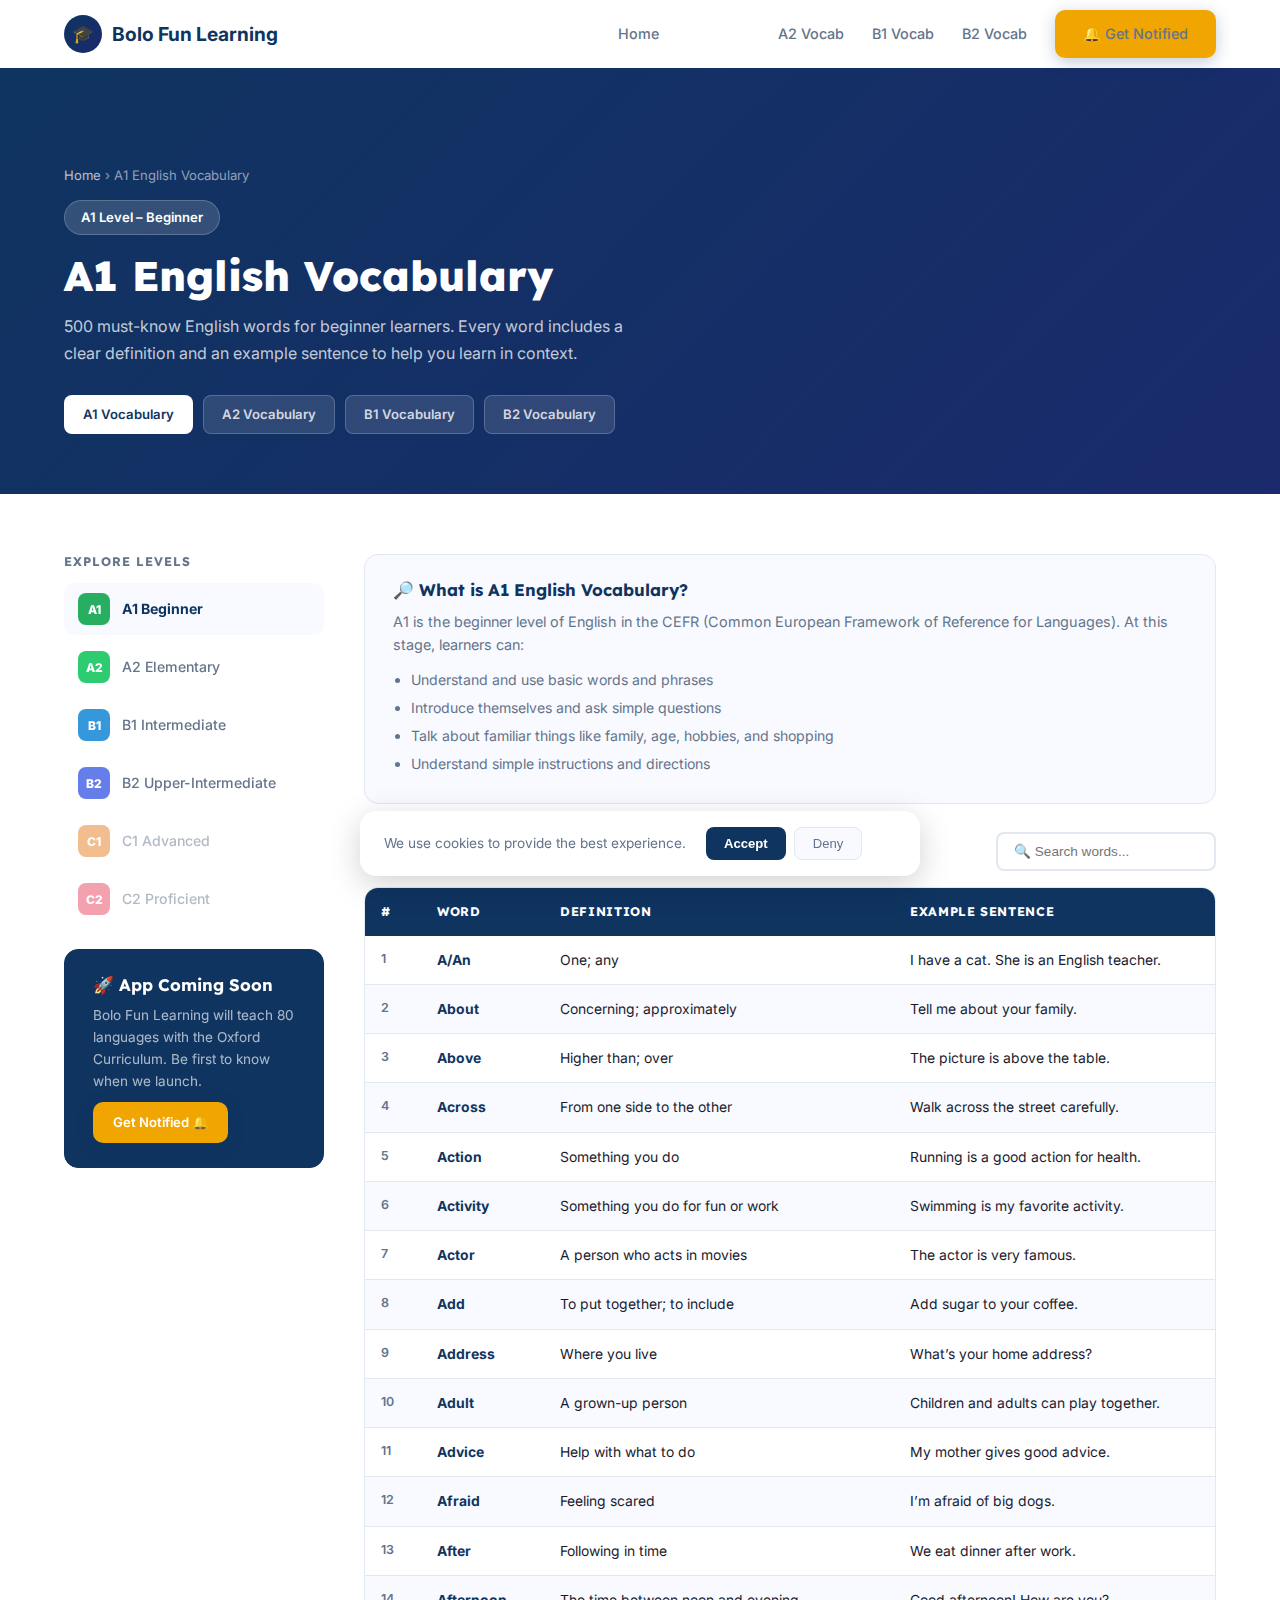
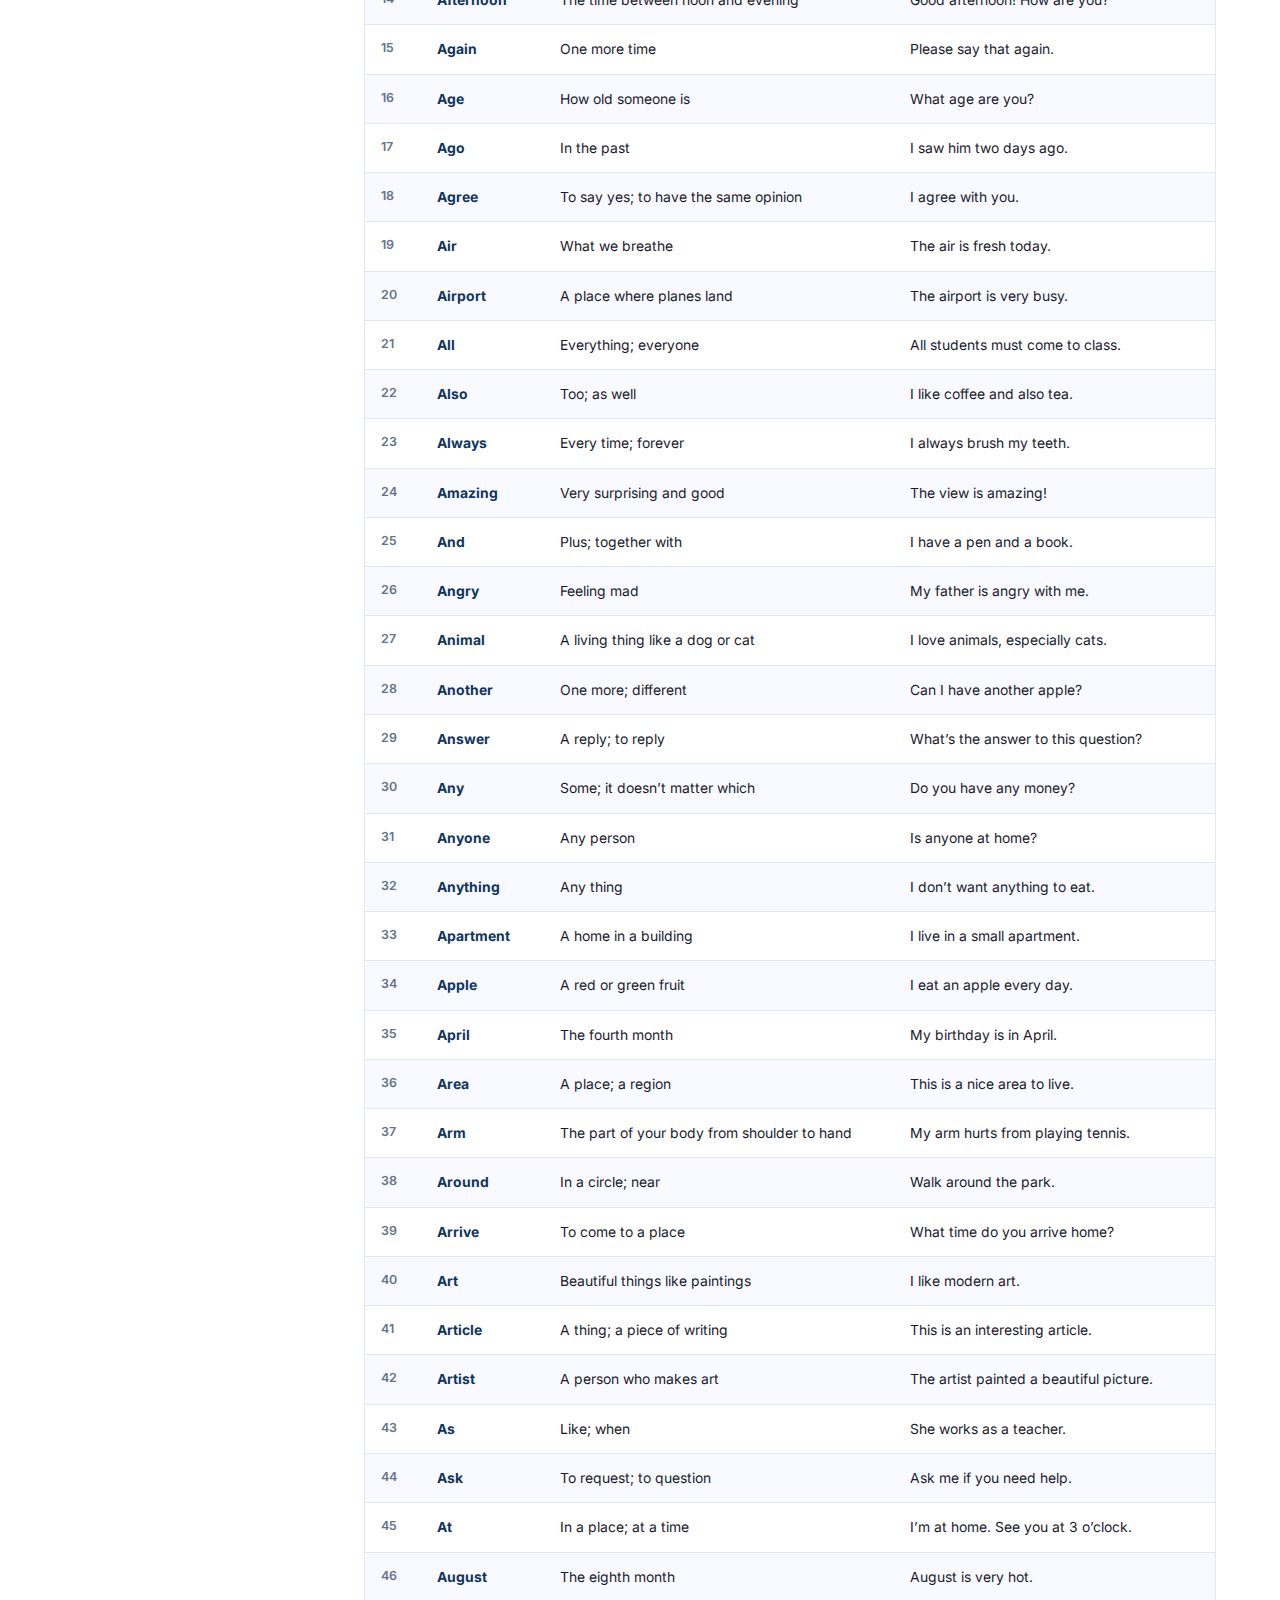
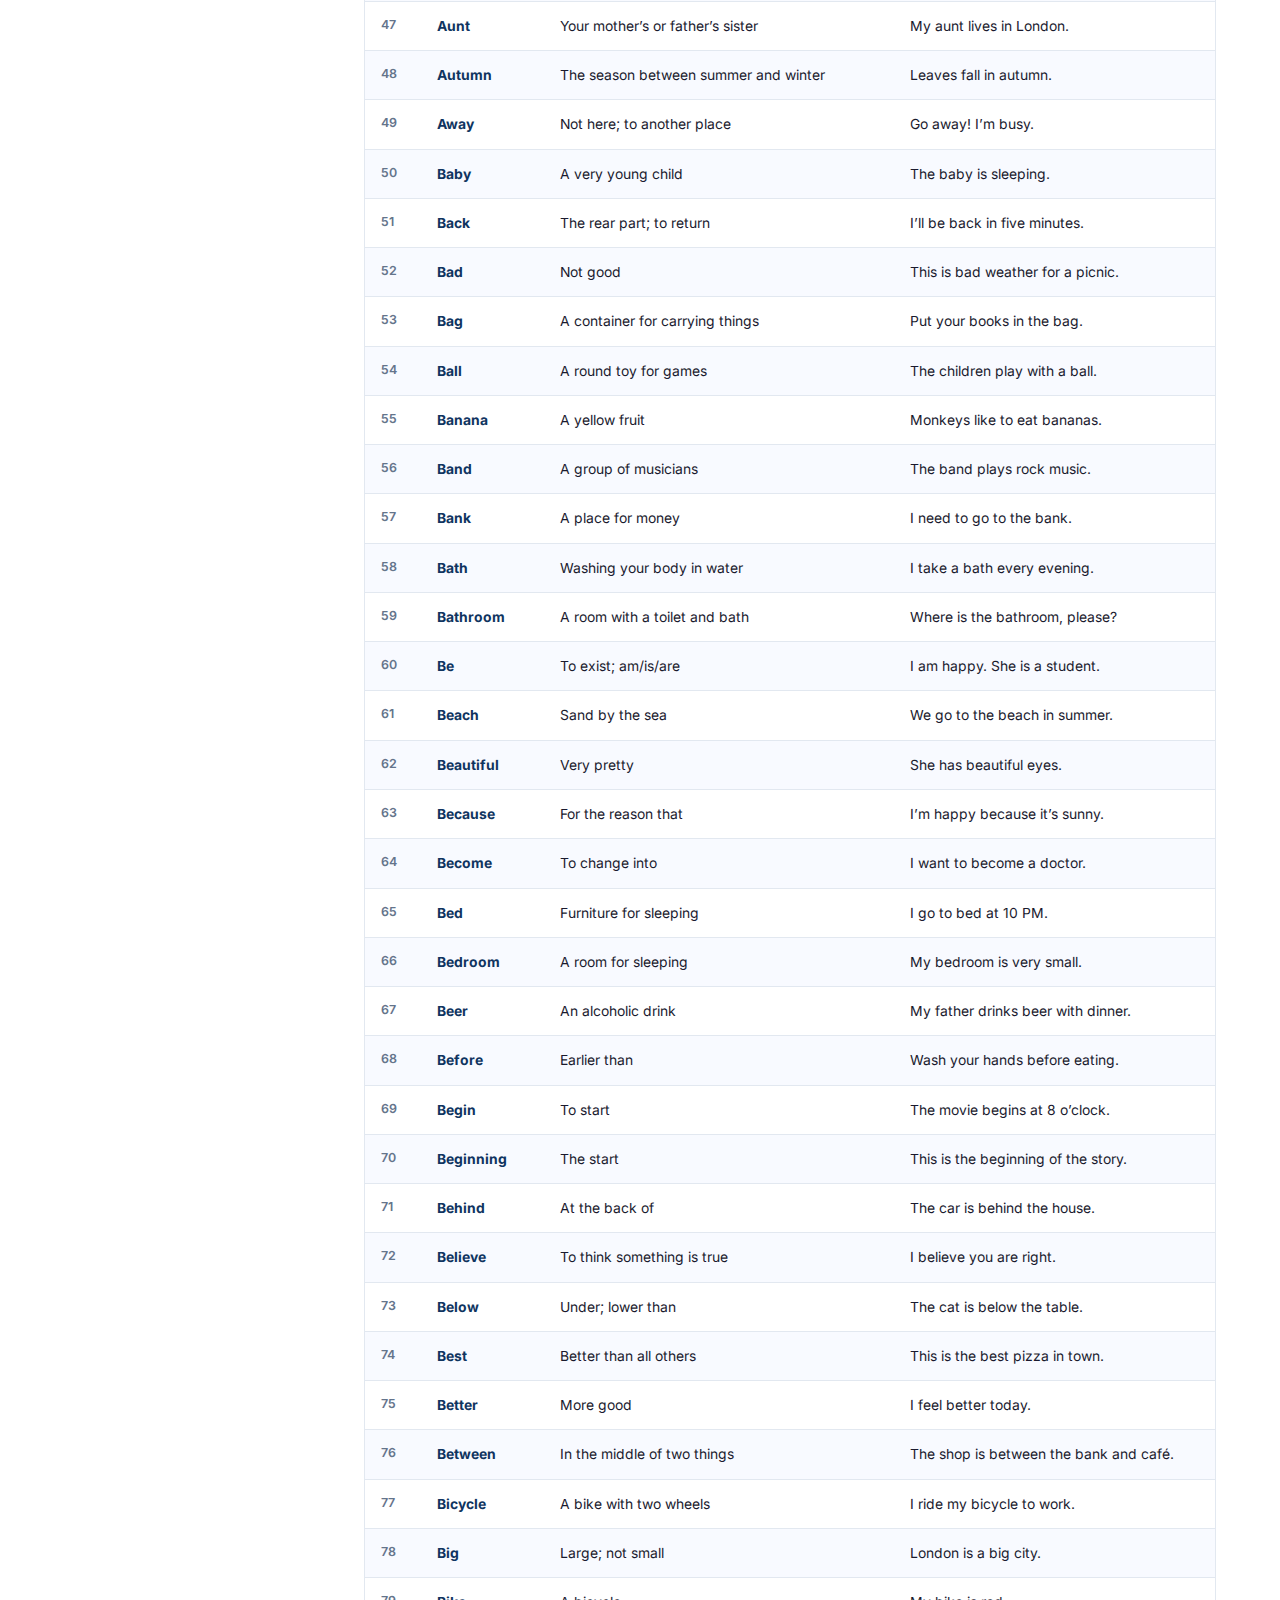
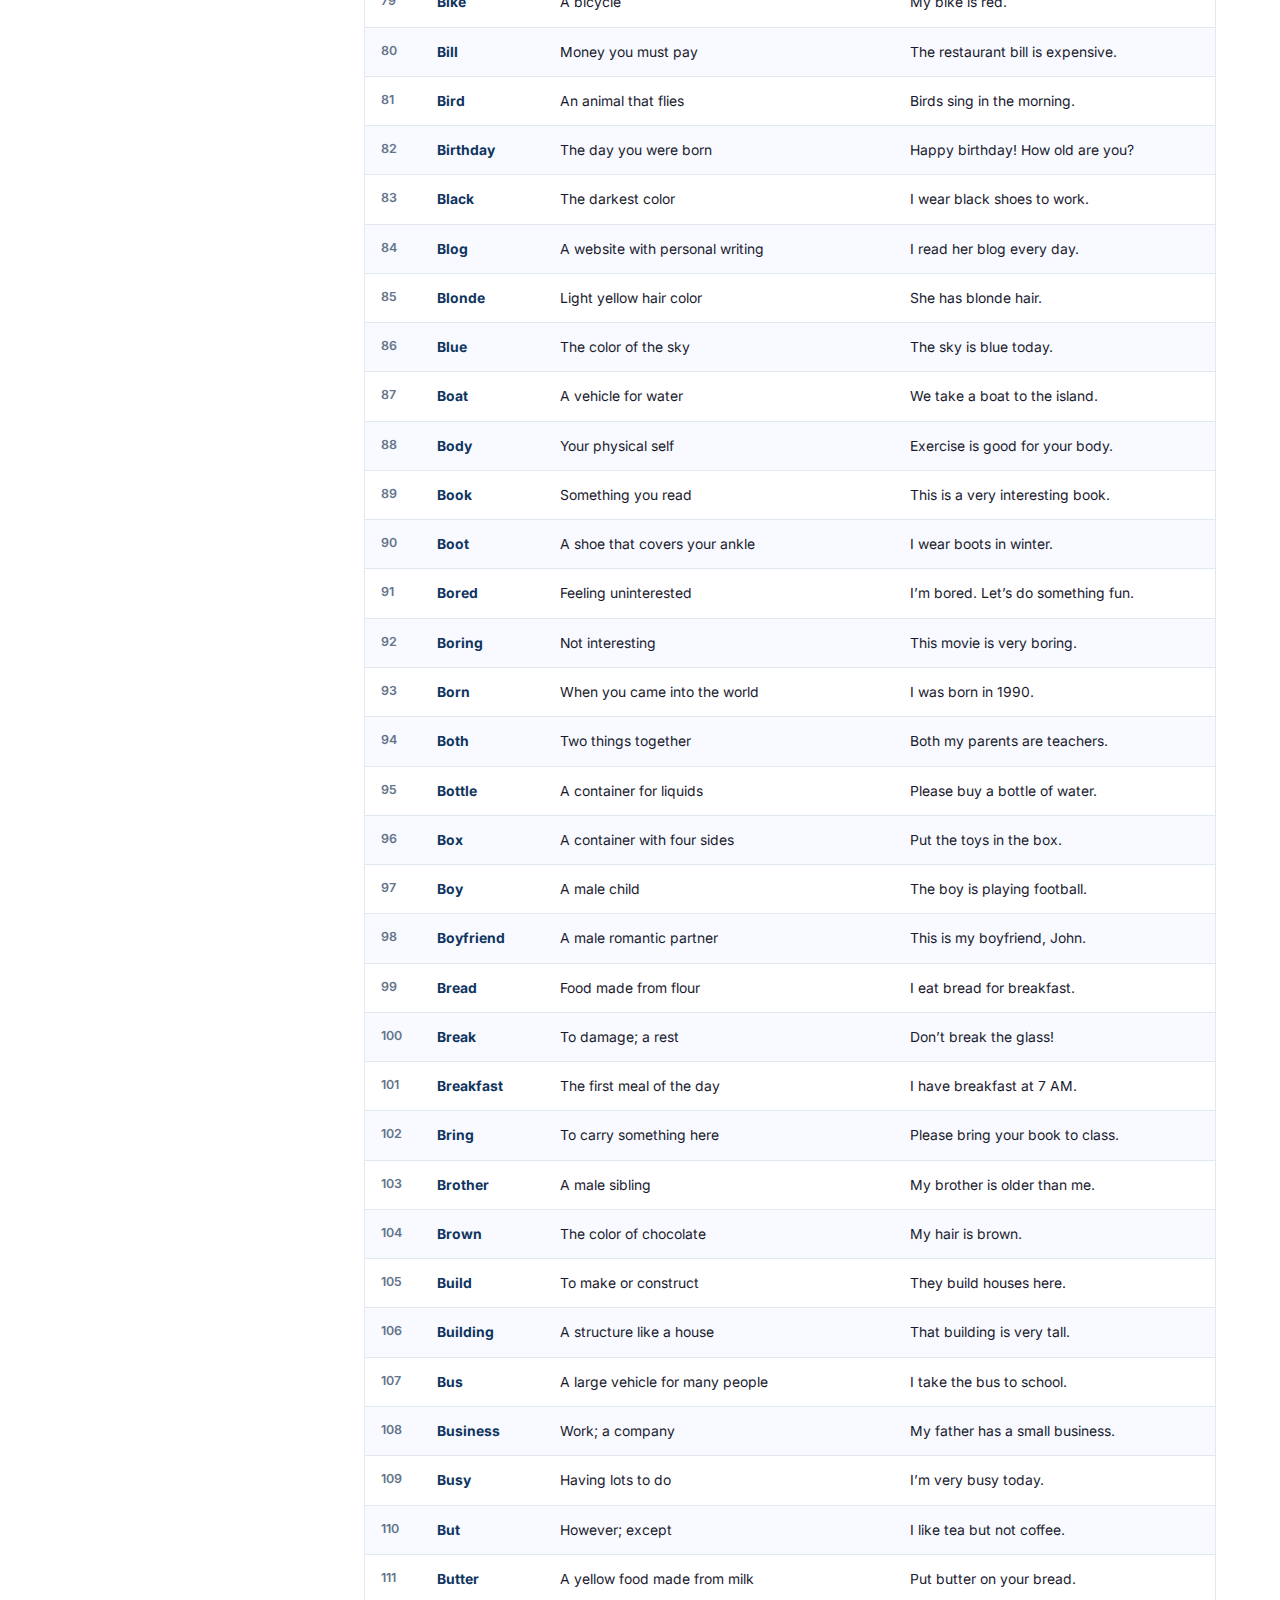
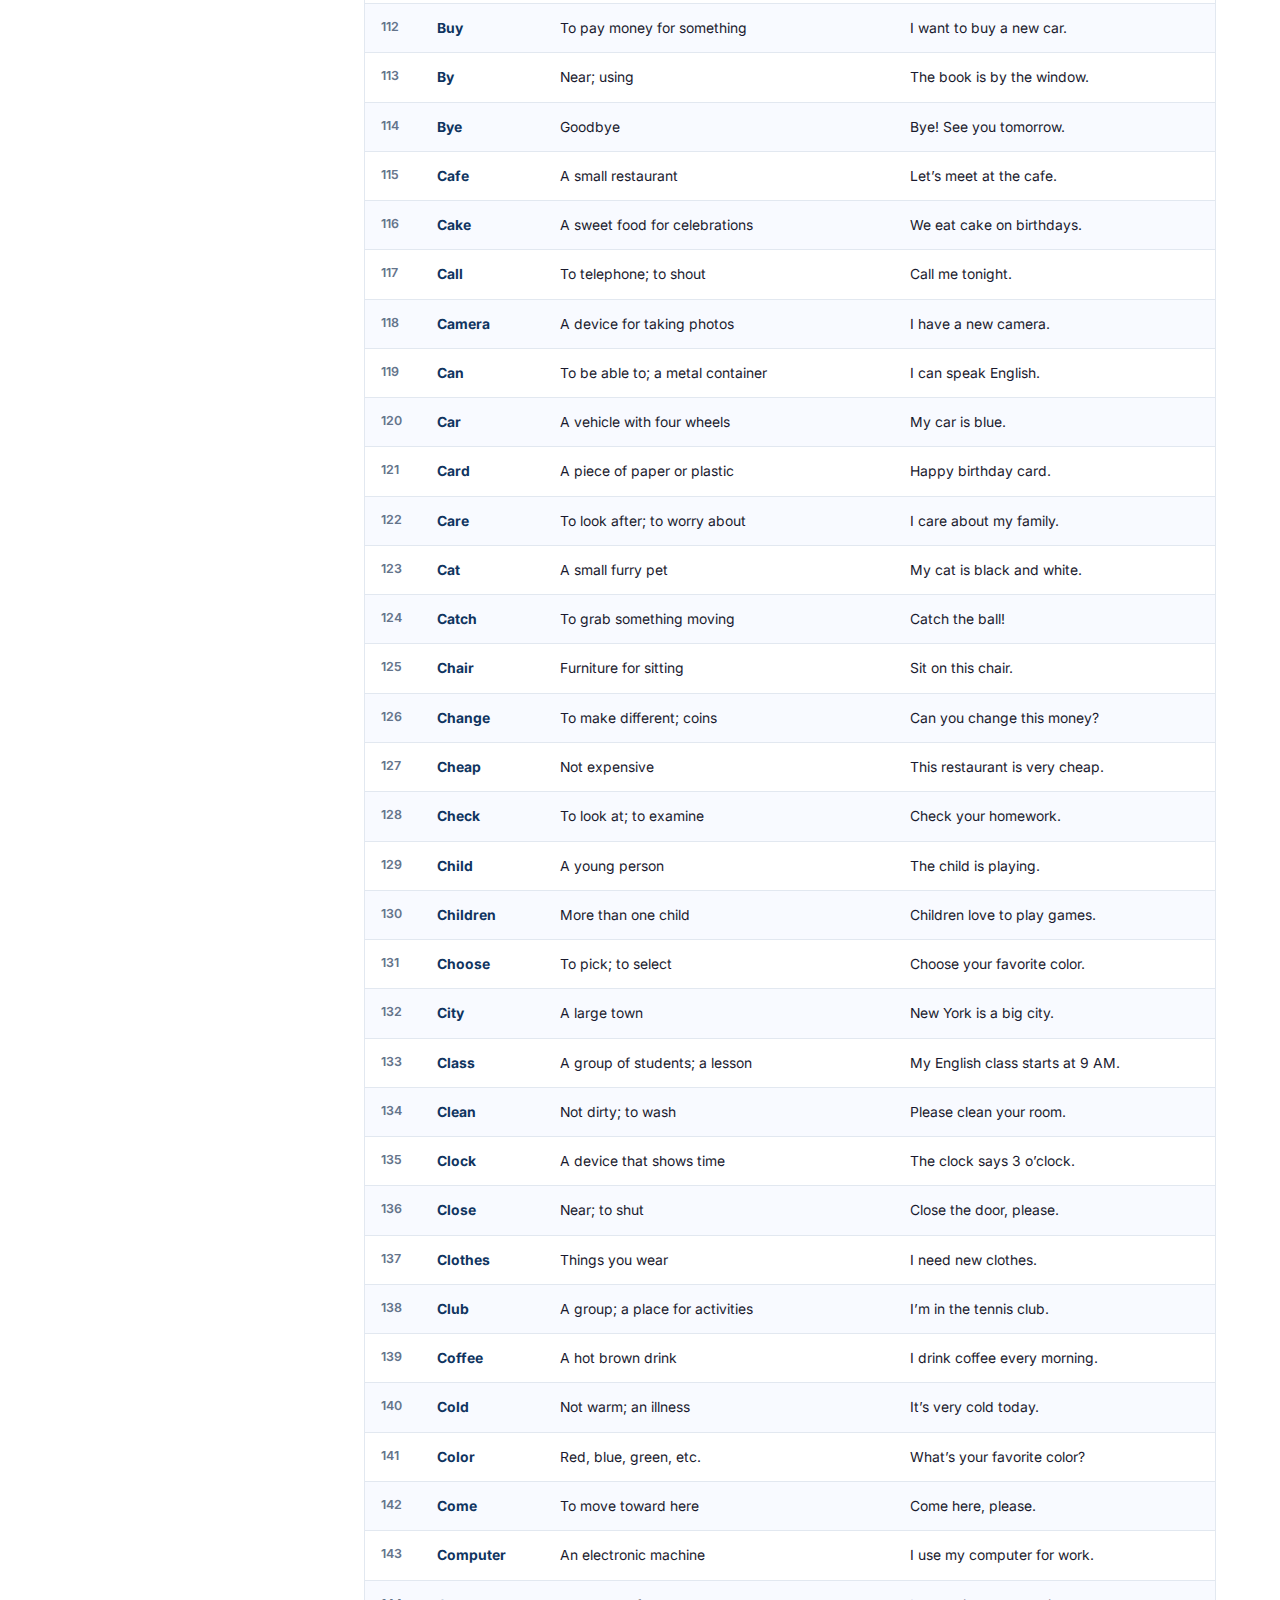
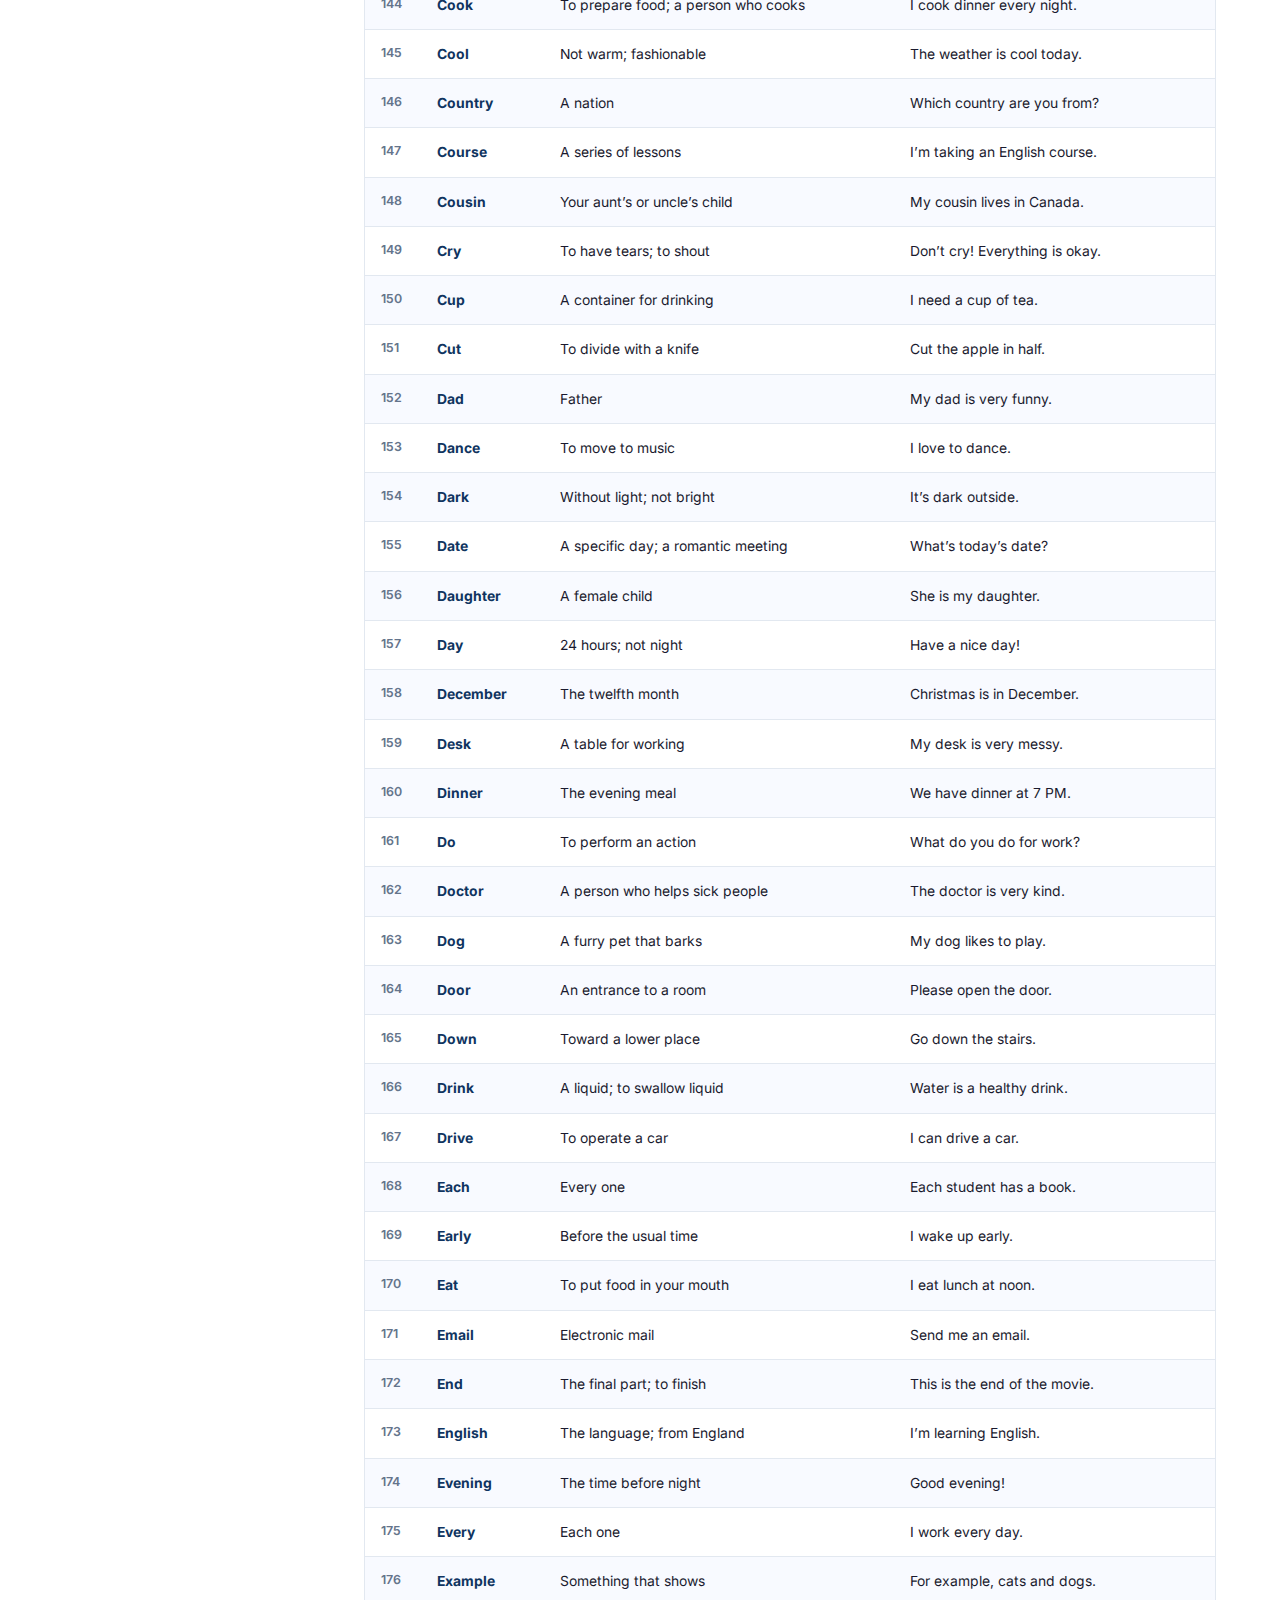
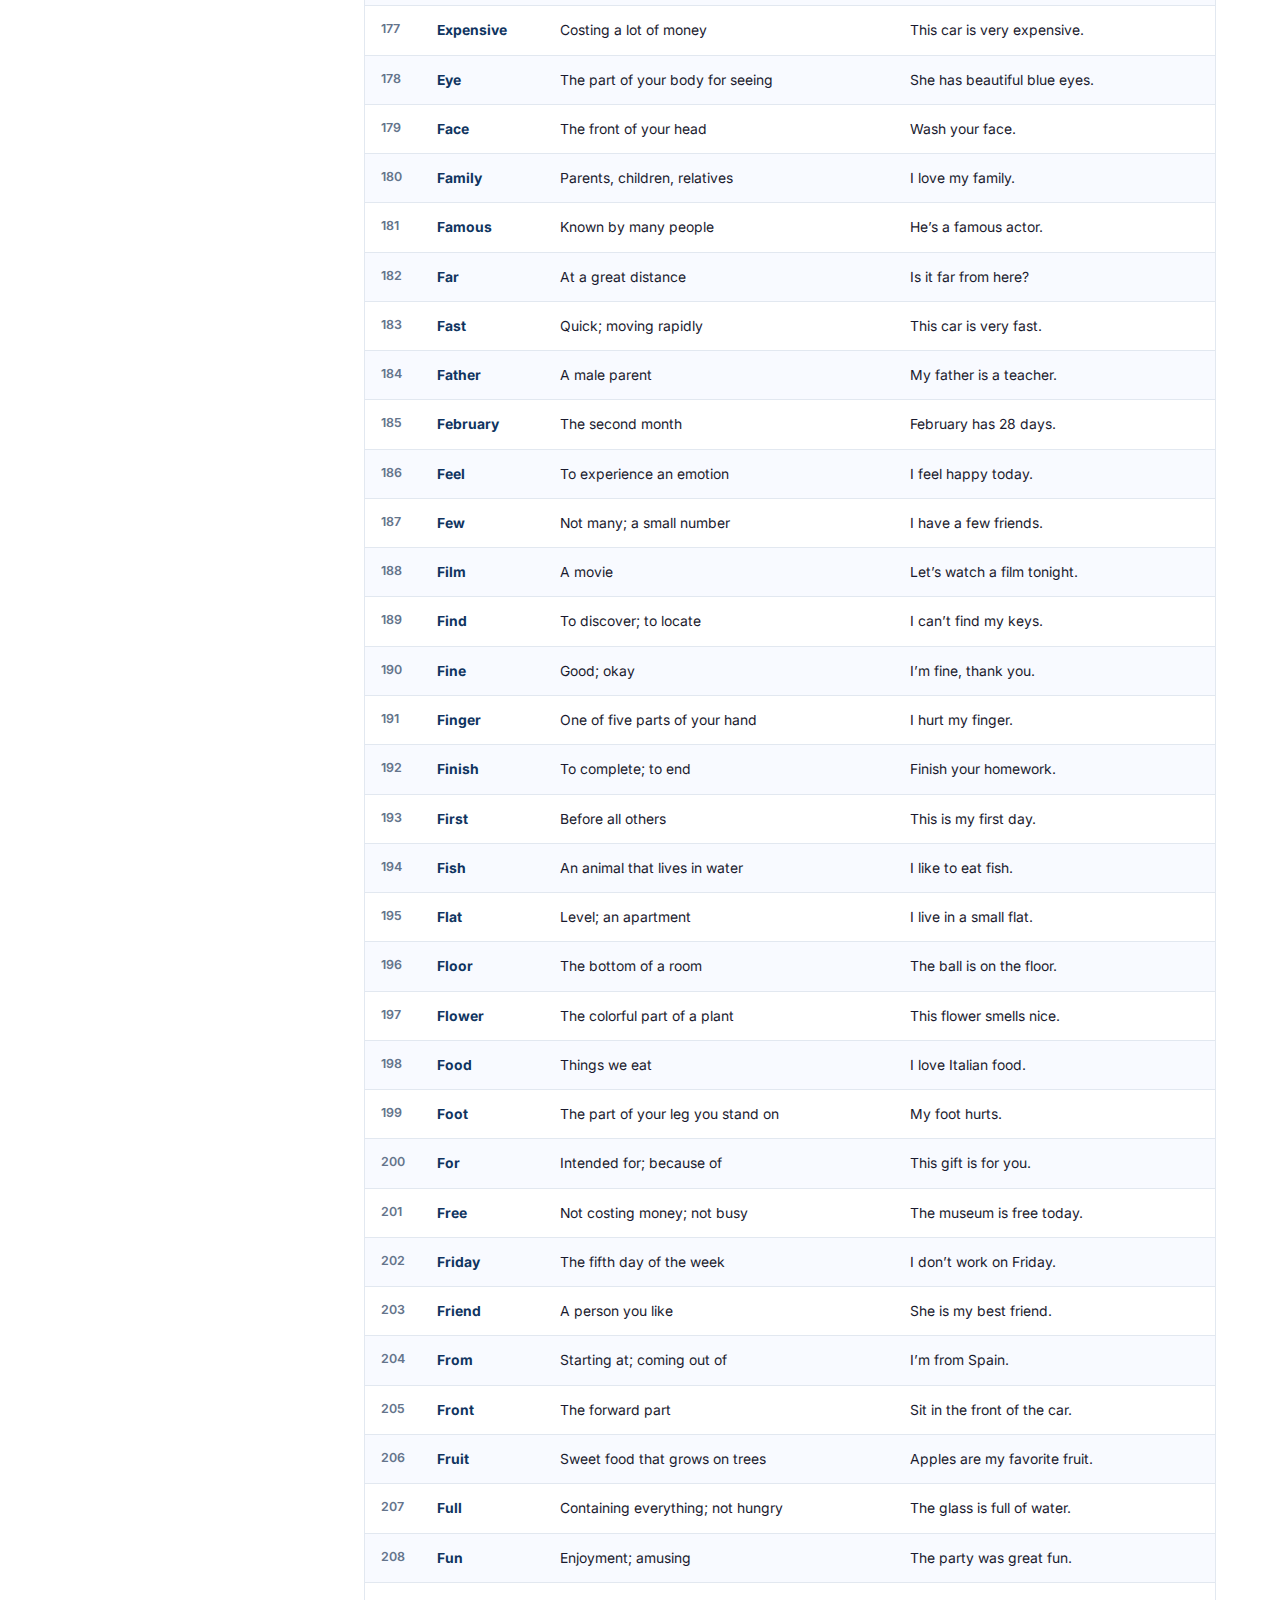
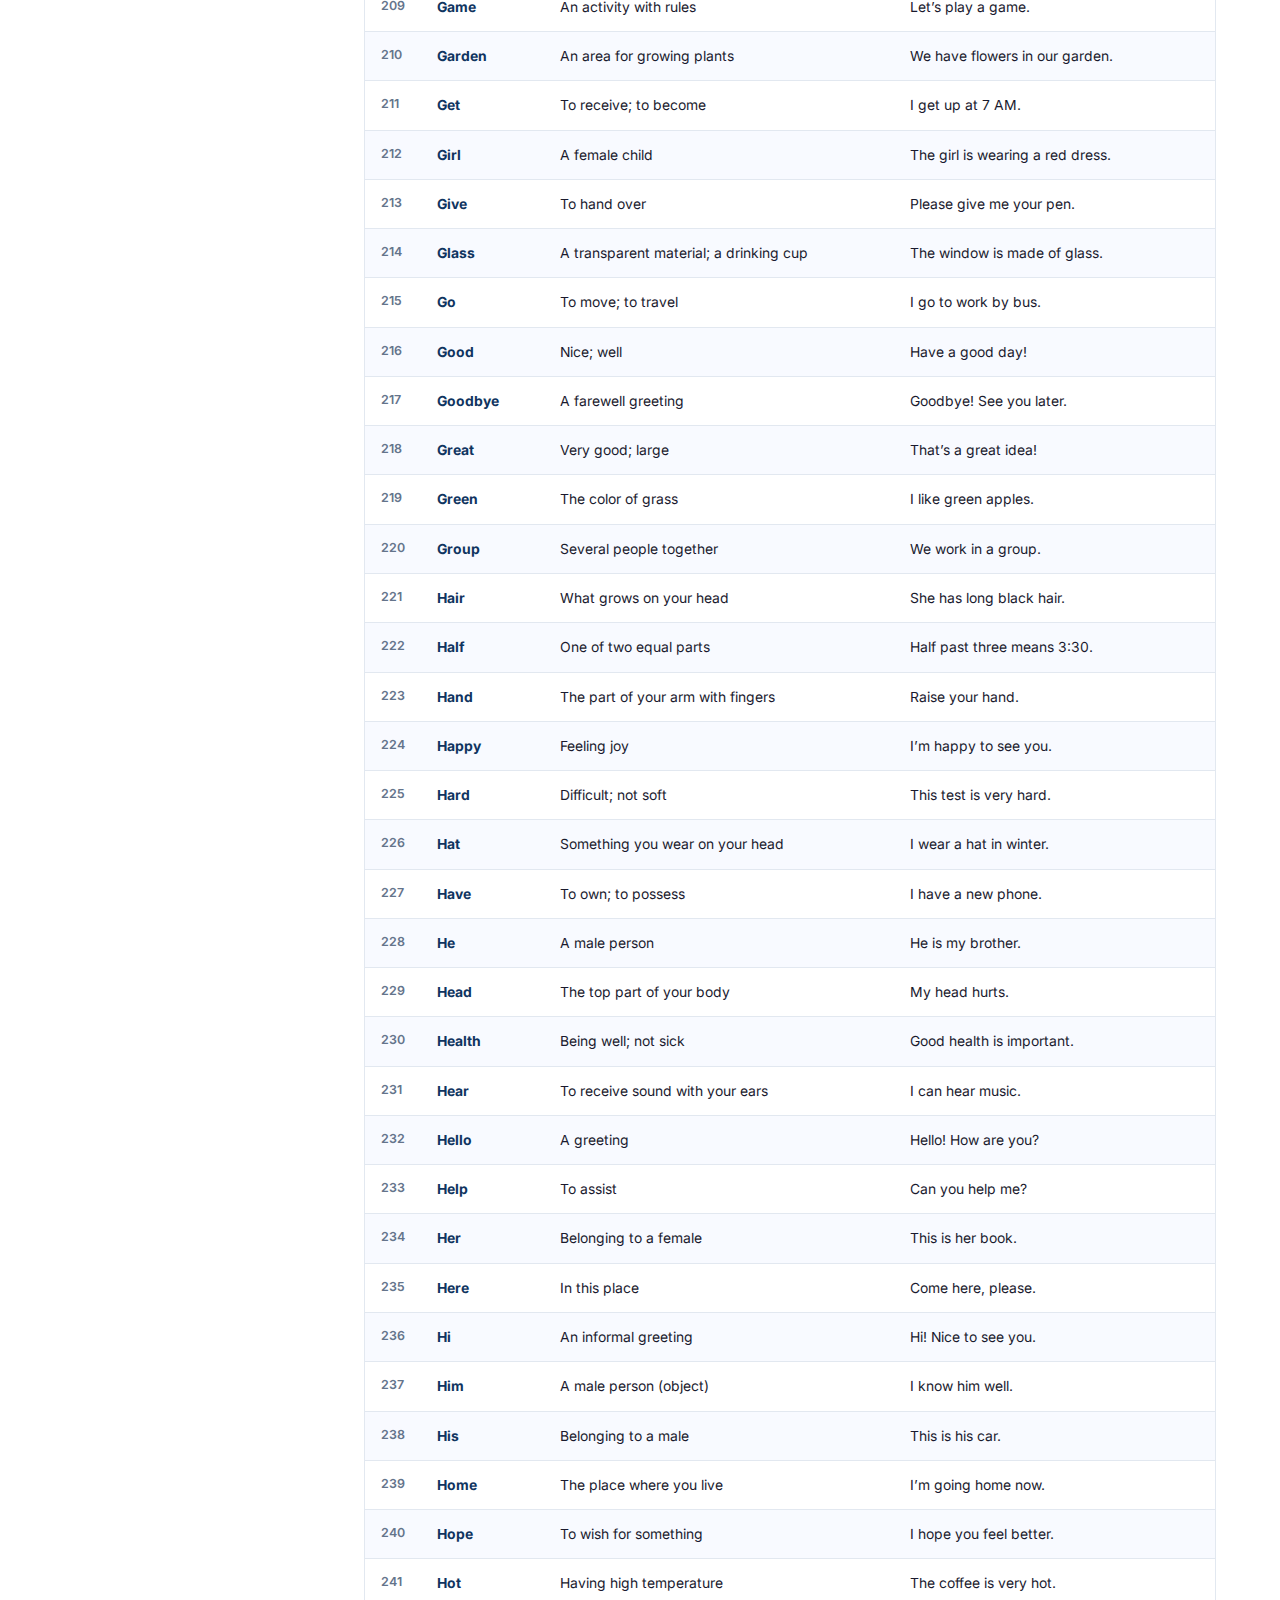
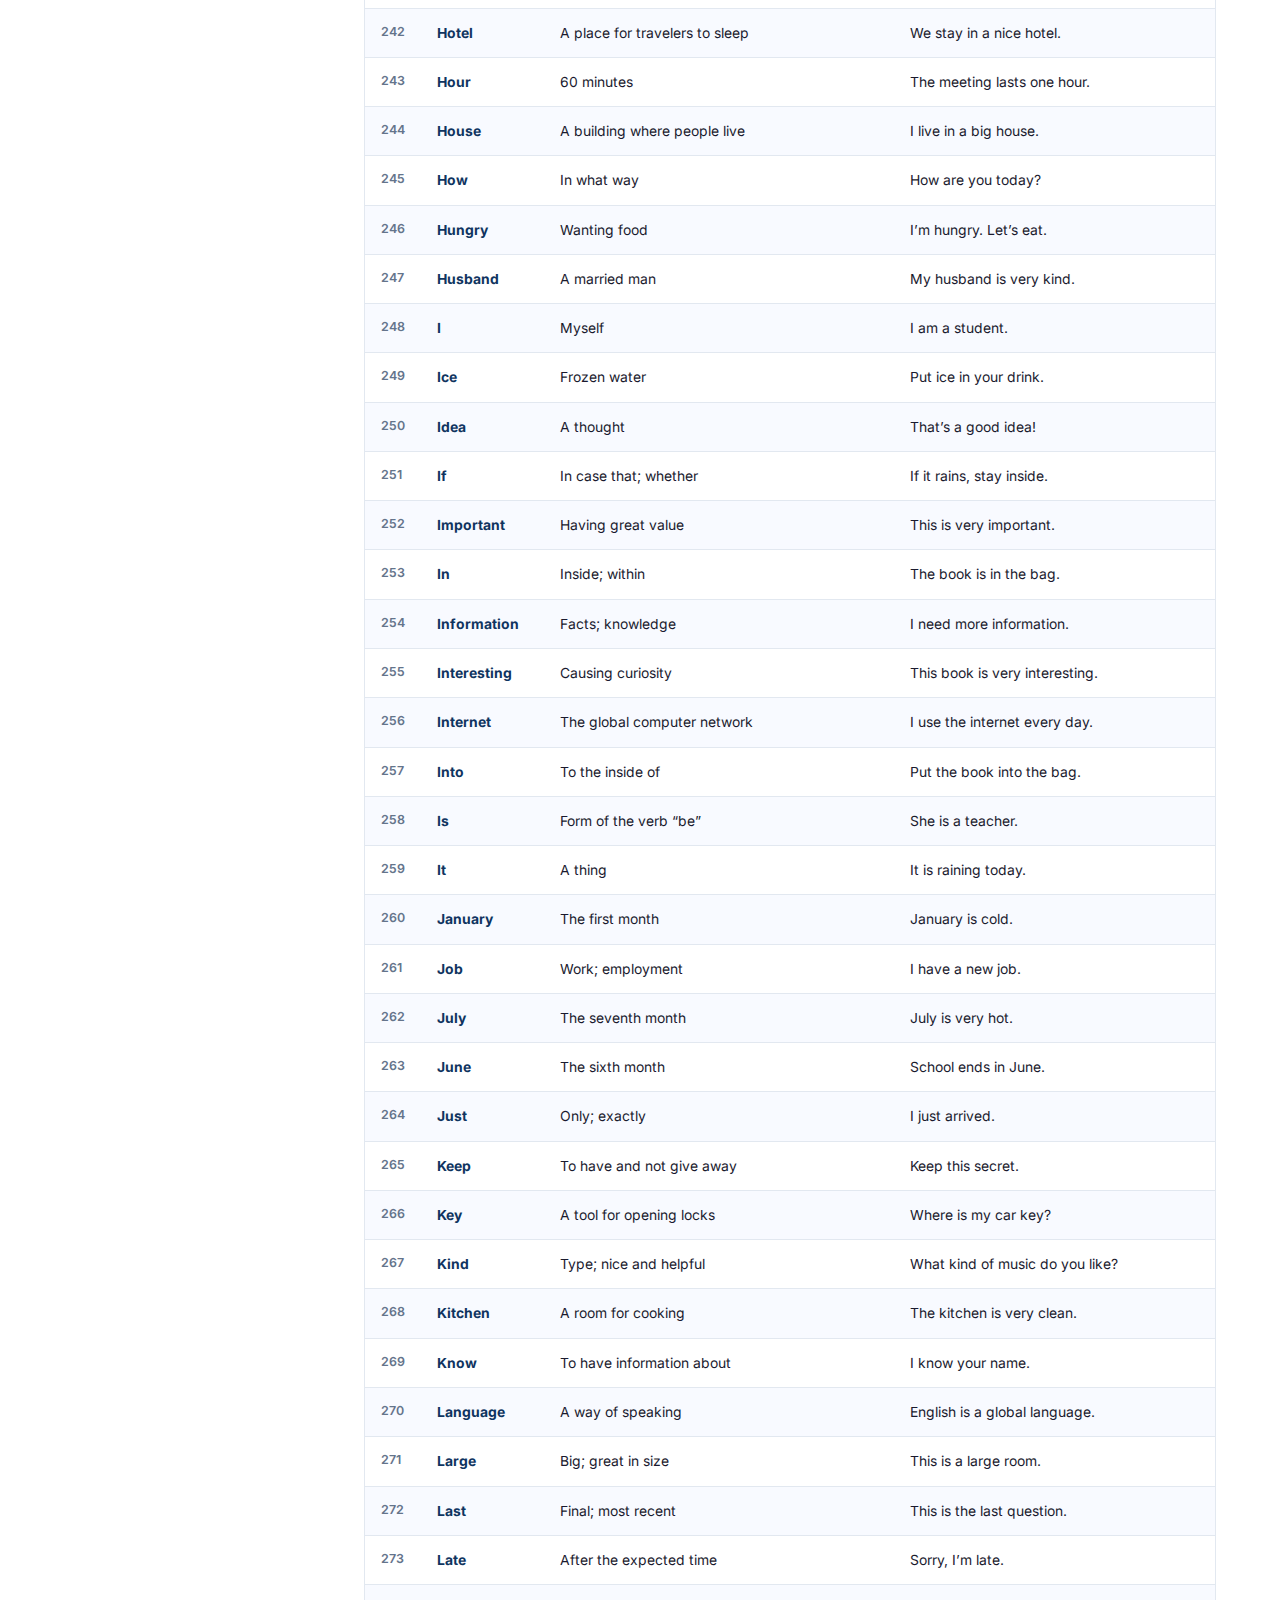
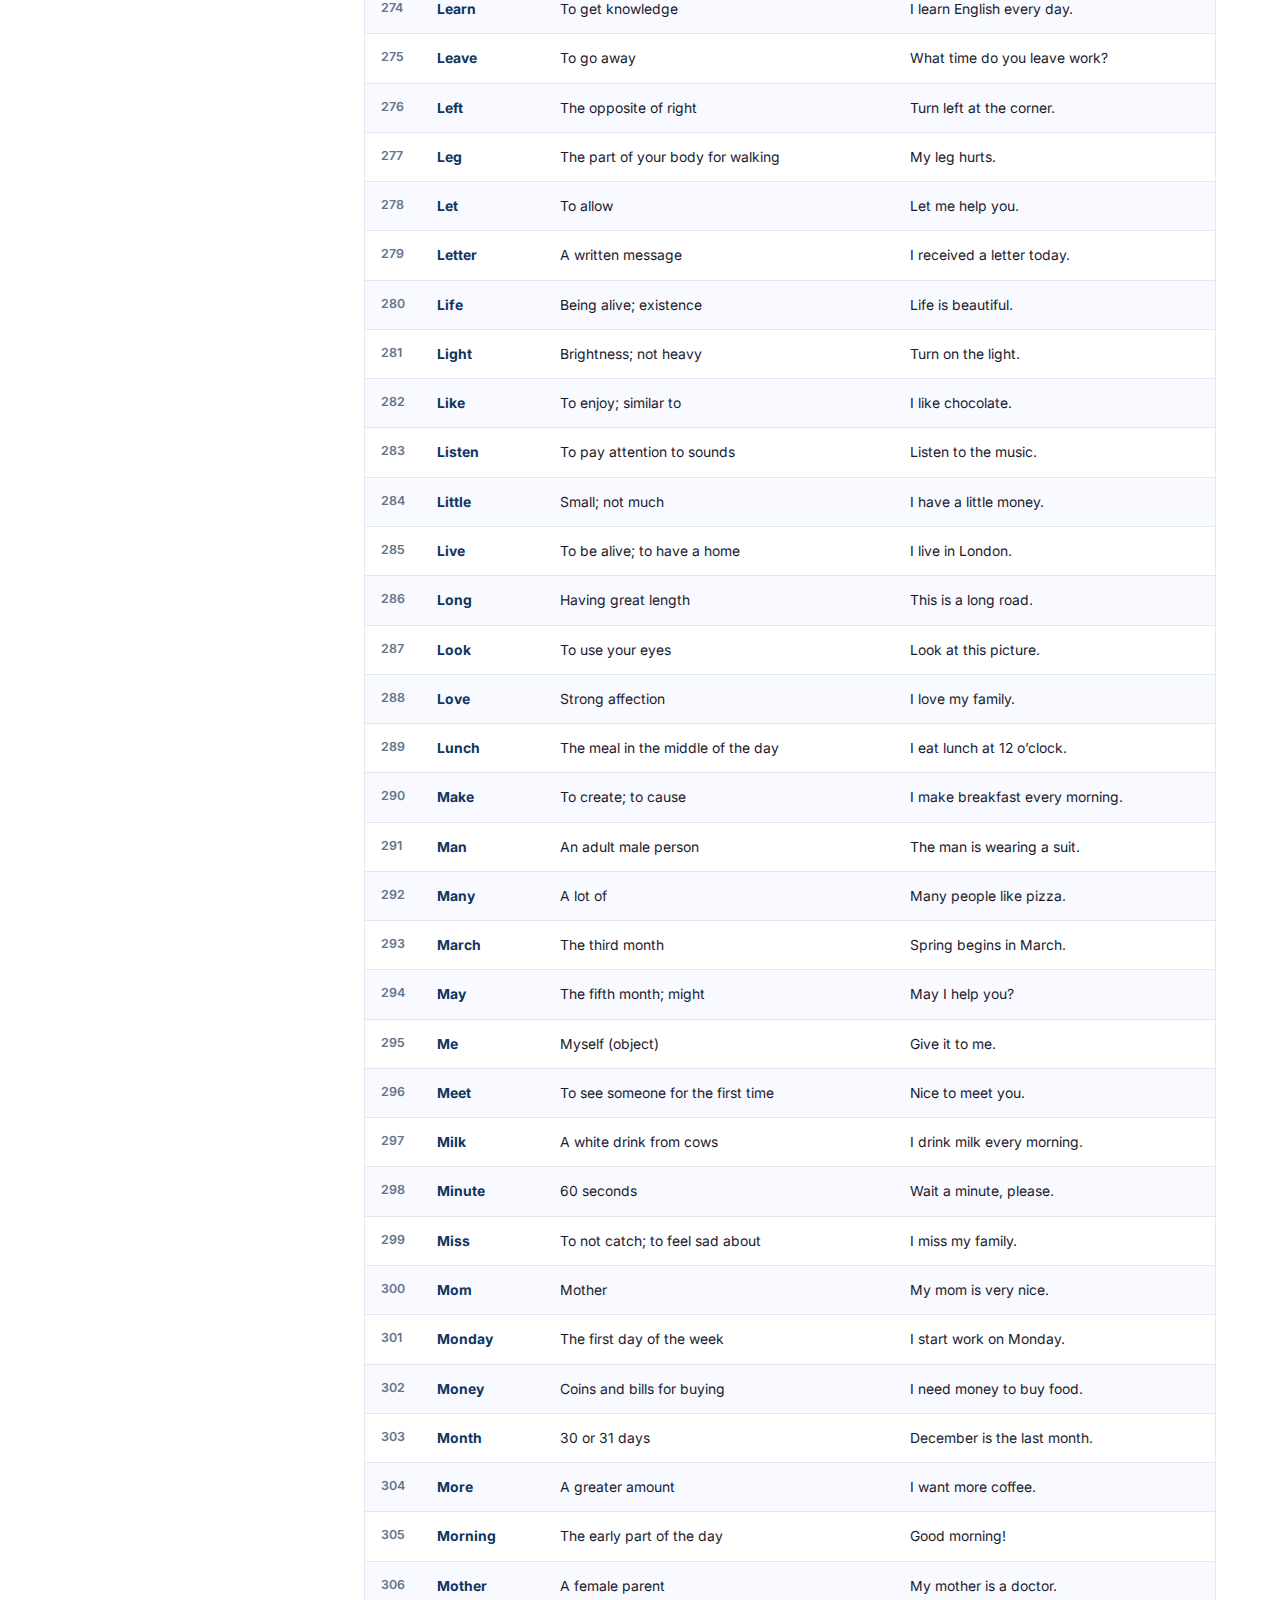
<file: a1-vocabulary.html>
<!DOCTYPE html>
<html lang="en">
<head>
  <meta charset="UTF-8" />
  <meta name="viewport" content="width=device-width, initial-scale=1.0" />
  <meta name="description" content="500 A1 English Vocabulary Words with definitions and example sentences. Perfect for beginners learning English." />
  <title>A1 English Vocabulary – Bolo Fun Learning</title>
  <link rel="stylesheet" href="css/style.css" />
  <link href="https://fonts.googleapis.com/css2?family=Inter:wght@400;500;600;700;800&display=swap" rel="stylesheet" />
  <style>body{font-family:'Inter',sans-serif}.cta-section-new{background:linear-gradient(135deg,#f0a500 0%,#e94560 60%,#0f3460 100%);padding:80px 0;text-align:center}
.cta-section-new h2{font-family:'Lexend',sans-serif;font-size:2rem;color:#fff;margin-bottom:12px}
.cta-section-new p{color:rgba(255,255,255,.8);font-size:1rem;margin-bottom:28px}
.cta-notify-form{display:flex;gap:10px;justify-content:center}
.cta-notify-form input{flex:1;padding:14px 18px;border:2px solid rgba(255,255,255,.25);border-radius:12px;background:rgba(255,255,255,.12);color:#fff;font-size:.95rem;outline:none;font-family:'Inter',sans-serif}
.cta-notify-form input::placeholder{color:rgba(255,255,255,.45)}
.cta-notify-form input:focus{border-color:#fff}
.cta-notify-form button{background:#fff;color:#0f3460;border:none;border-radius:12px;padding:14px 24px;font-weight:800;font-size:.9rem;cursor:pointer;font-family:'Inter',sans-serif}
.cta-sub{color:rgba(255,255,255,.5);font-size:.8rem;margin-top:12px}
@media(max-width:600px){.cta-notify-form{flex-direction:column}}
</style>
</head>
<body>

<!-- APP DEVELOPMENT BANNER -->
<div class="app-banner">
  <p>🚀 <strong>App Coming Soon!</strong> Bolo Fun Learning will teach <strong>80 languages</strong> using the Oxford Curriculum &amp; our fun, easy learning method. <a href="mailto:support@bolofunlearning.com">Get notified →</a></p>
</div>

<!-- NAVBAR -->
<nav id="navbar">
  <div class="container nav-inner">
    <a href="index.html" class="logo">
      <div class="logo-icon">🎓</div>
      Bolo Fun Learning
    </a>
    <ul class="nav-links" id="navLinks">
      <li><a href="index.html">Home</a></li>
      <li><a href="a1-vocabulary.html" class="active" style="color:#fff">A1 Vocab</a></li>
      <li><a href="a2-vocabulary.html">A2 Vocab</a></li>
      <li><a href="b1-vocabulary.html">B1 Vocab</a></li>
      <li><a href="b2-vocabulary.html">B2 Vocab</a></li>
      <li><a href="index.html#notify" class="btn btn-primary" style="background:#f0a500;border-color:#f0a500">🔔 Get Notified</a></li>
    </ul>
    <div class="hamburger" id="hamburger"><span></span><span></span><span></span></div>
  </div>
</nav>

<!-- VOCAB HERO -->
<section class="vocab-hero">
  <div class="container">
    <div class="breadcrumb"><a href="index.html">Home</a> › <span>A1 English Vocabulary</span></div>
    <div class="level-pill">A1 Level – Beginner</div>
    <h1>A1 English Vocabulary</h1>
    <p>500 must-know English words for beginner learners. Every word includes a clear definition and an example sentence to help you learn in context.</p>
    <div class="vocab-nav-pills">
      <a class="v-pill active" href="a1-vocabulary.html">A1 Vocabulary</a>
      <a class="v-pill" href="a2-vocabulary.html">A2 Vocabulary</a>
      <a class="v-pill" href="b1-vocabulary.html">B1 Vocabulary</a>
      <a class="v-pill" href="b2-vocabulary.html">B2 Vocabulary</a>
    </div>
  </div>
</section>

<!-- MAIN CONTENT -->
<section class="vocab-section">
  <div class="container">
    <div class="vocab-layout">

      <!-- Sidebar -->
      <aside class="vocab-sidebar">
        <h4>Explore Levels</h4>
        <nav class="level-nav-list">
          <a href="a1-vocabulary.html" class="active">
            <div class="lbadge" style="background:#27ae60;color:#fff">A1</div> A1 Beginner
          </a>
          <a href="a2-vocabulary.html">
            <div class="lbadge" style="background:#2ecc71;color:#fff">A2</div> A2 Elementary
          </a>
          <a href="b1-vocabulary.html">
            <div class="lbadge" style="background:#3498db;color:#fff">B1</div> B1 Intermediate
          </a>
          <a href="b2-vocabulary.html">
            <div class="lbadge" style="background:#667eea;color:#fff">B2</div> B2 Upper-Intermediate
          </a>
          <a href="#" onclick="return false;" style="opacity:.5;cursor:not-allowed">
            <div class="lbadge" style="background:#e67e22;color:#fff">C1</div> C1 Advanced
          </a>
          <a href="#" onclick="return false;" style="opacity:.5;cursor:not-allowed">
            <div class="lbadge" style="background:#e94560;color:#fff">C2</div> C2 Proficient
          </a>
        </nav>
        <div class="vocab-info-box" style="margin-top:24px;background:#0f3460;border-color:#0f3460">
          <h3 style="color:#fff">🚀 App Coming Soon</h3>
          <p style="font-size:.85rem;color:rgba(255,255,255,.65)">Bolo Fun Learning will teach 80 languages with the Oxford Curriculum. Be first to know when we launch.</p>
          <a href="index.html#notify" class="btn btn-primary" style="font-size:.82rem;padding:10px 20px;margin-top:10px;background:#f0a500;border:none">Get Notified 🔔</a>
        </div>
      </aside>

      <!-- Main area -->
      <div>

        <!-- What is box -->
        <div class="vocab-info-box">
          <h3>🔎 What is A1 English Vocabulary?</h3>
          <p style="font-size:.9rem;color:var(--text-light);margin-bottom:10px">A1 is the beginner level of English in the CEFR (Common European Framework of Reference for Languages). At this stage, learners can:</p>
          <ul>
            <li>Understand and use basic words and phrases</li>
            <li>Introduce themselves and ask simple questions</li>
            <li>Talk about familiar things like family, age, hobbies, and shopping</li>
            <li>Understand simple instructions and directions</li>
          </ul>
        </div>

        <!-- Search -->
        <div style="margin:24px 0 16px;display:flex;gap:12px;align-items:center">
          <h2 style="margin:0">📘 500 A1 English Vocabulary Words</h2>
          <input type="text" id="vocabSearch" placeholder="🔍 Search words..." style="margin-left:auto;padding:10px 16px;border:2px solid var(--border);border-radius:8px;font-size:.85rem;outline:none;width:220px" />
        </div>

        <!-- Table -->
        <div class="vocab-table-wrap">
          <table class="vocab-table">
            <thead>
              <tr>
                <th>#</th>
                <th>Word</th>
                <th>Definition</th>
                <th>Example Sentence</th>
              </tr>
            </thead>
            <tbody id="vocabBody">
              <tr><td>1</td><td>A/An</td><td>One; any</td><td>I have a cat. She is an English teacher.</td></tr>
              <tr><td>2</td><td>About</td><td>Concerning; approximately</td><td>Tell me about your family.</td></tr>
              <tr><td>3</td><td>Above</td><td>Higher than; over</td><td>The picture is above the table.</td></tr>
              <tr><td>4</td><td>Across</td><td>From one side to the other</td><td>Walk across the street carefully.</td></tr>
              <tr><td>5</td><td>Action</td><td>Something you do</td><td>Running is a good action for health.</td></tr>
              <tr><td>6</td><td>Activity</td><td>Something you do for fun or work</td><td>Swimming is my favorite activity.</td></tr>
              <tr><td>7</td><td>Actor</td><td>A person who acts in movies</td><td>The actor is very famous.</td></tr>
              <tr><td>8</td><td>Add</td><td>To put together; to include</td><td>Add sugar to your coffee.</td></tr>
              <tr><td>9</td><td>Address</td><td>Where you live</td><td>What&#8217;s your home address?</td></tr>
              <tr><td>10</td><td>Adult</td><td>A grown-up person</td><td>Children and adults can play together.</td></tr>
              <tr><td>11</td><td>Advice</td><td>Help with what to do</td><td>My mother gives good advice.</td></tr>
              <tr><td>12</td><td>Afraid</td><td>Feeling scared</td><td>I&#8217;m afraid of big dogs.</td></tr>
              <tr><td>13</td><td>After</td><td>Following in time</td><td>We eat dinner after work.</td></tr>
              <tr><td>14</td><td>Afternoon</td><td>The time between noon and evening</td><td>Good afternoon! How are you?</td></tr>
              <tr><td>15</td><td>Again</td><td>One more time</td><td>Please say that again.</td></tr>
              <tr><td>16</td><td>Age</td><td>How old someone is</td><td>What age are you?</td></tr>
              <tr><td>17</td><td>Ago</td><td>In the past</td><td>I saw him two days ago.</td></tr>
              <tr><td>18</td><td>Agree</td><td>To say yes; to have the same opinion</td><td>I agree with you.</td></tr>
              <tr><td>19</td><td>Air</td><td>What we breathe</td><td>The air is fresh today.</td></tr>
              <tr><td>20</td><td>Airport</td><td>A place where planes land</td><td>The airport is very busy.</td></tr>
              <tr><td>21</td><td>All</td><td>Everything; everyone</td><td>All students must come to class.</td></tr>
              <tr><td>22</td><td>Also</td><td>Too; as well</td><td>I like coffee and also tea.</td></tr>
              <tr><td>23</td><td>Always</td><td>Every time; forever</td><td>I always brush my teeth.</td></tr>
              <tr><td>24</td><td>Amazing</td><td>Very surprising and good</td><td>The view is amazing!</td></tr>
              <tr><td>25</td><td>And</td><td>Plus; together with</td><td>I have a pen and a book.</td></tr>
              <tr><td>26</td><td>Angry</td><td>Feeling mad</td><td>My father is angry with me.</td></tr>
              <tr><td>27</td><td>Animal</td><td>A living thing like a dog or cat</td><td>I love animals, especially cats.</td></tr>
              <tr><td>28</td><td>Another</td><td>One more; different</td><td>Can I have another apple?</td></tr>
              <tr><td>29</td><td>Answer</td><td>A reply; to reply</td><td>What&#8217;s the answer to this question?</td></tr>
              <tr><td>30</td><td>Any</td><td>Some; it doesn&#8217;t matter which</td><td>Do you have any money?</td></tr>
              <tr><td>31</td><td>Anyone</td><td>Any person</td><td>Is anyone at home?</td></tr>
              <tr><td>32</td><td>Anything</td><td>Any thing</td><td>I don&#8217;t want anything to eat.</td></tr>
              <tr><td>33</td><td>Apartment</td><td>A home in a building</td><td>I live in a small apartment.</td></tr>
              <tr><td>34</td><td>Apple</td><td>A red or green fruit</td><td>I eat an apple every day.</td></tr>
              <tr><td>35</td><td>April</td><td>The fourth month</td><td>My birthday is in April.</td></tr>
              <tr><td>36</td><td>Area</td><td>A place; a region</td><td>This is a nice area to live.</td></tr>
              <tr><td>37</td><td>Arm</td><td>The part of your body from shoulder to hand</td><td>My arm hurts from playing tennis.</td></tr>
              <tr><td>38</td><td>Around</td><td>In a circle; near</td><td>Walk around the park.</td></tr>
              <tr><td>39</td><td>Arrive</td><td>To come to a place</td><td>What time do you arrive home?</td></tr>
              <tr><td>40</td><td>Art</td><td>Beautiful things like paintings</td><td>I like modern art.</td></tr>
              <tr><td>41</td><td>Article</td><td>A thing; a piece of writing</td><td>This is an interesting article.</td></tr>
              <tr><td>42</td><td>Artist</td><td>A person who makes art</td><td>The artist painted a beautiful picture.</td></tr>
              <tr><td>43</td><td>As</td><td>Like; when</td><td>She works as a teacher.</td></tr>
              <tr><td>44</td><td>Ask</td><td>To request; to question</td><td>Ask me if you need help.</td></tr>
              <tr><td>45</td><td>At</td><td>In a place; at a time</td><td>I&#8217;m at home. See you at 3 o&#8217;clock.</td></tr>
              <tr><td>46</td><td>August</td><td>The eighth month</td><td>August is very hot.</td></tr>
              <tr><td>47</td><td>Aunt</td><td>Your mother&#8217;s or father&#8217;s sister</td><td>My aunt lives in London.</td></tr>
              <tr><td>48</td><td>Autumn</td><td>The season between summer and winter</td><td>Leaves fall in autumn.</td></tr>
              <tr><td>49</td><td>Away</td><td>Not here; to another place</td><td>Go away! I&#8217;m busy.</td></tr>
              <tr><td>50</td><td>Baby</td><td>A very young child</td><td>The baby is sleeping.</td></tr>
              <tr><td>51</td><td>Back</td><td>The rear part; to return</td><td>I&#8217;ll be back in five minutes.</td></tr>
              <tr><td>52</td><td>Bad</td><td>Not good</td><td>This is bad weather for a picnic.</td></tr>
              <tr><td>53</td><td>Bag</td><td>A container for carrying things</td><td>Put your books in the bag.</td></tr>
              <tr><td>54</td><td>Ball</td><td>A round toy for games</td><td>The children play with a ball.</td></tr>
              <tr><td>55</td><td>Banana</td><td>A yellow fruit</td><td>Monkeys like to eat bananas.</td></tr>
              <tr><td>56</td><td>Band</td><td>A group of musicians</td><td>The band plays rock music.</td></tr>
              <tr><td>57</td><td>Bank</td><td>A place for money</td><td>I need to go to the bank.</td></tr>
              <tr><td>58</td><td>Bath</td><td>Washing your body in water</td><td>I take a bath every evening.</td></tr>
              <tr><td>59</td><td>Bathroom</td><td>A room with a toilet and bath</td><td>Where is the bathroom, please?</td></tr>
              <tr><td>60</td><td>Be</td><td>To exist; am/is/are</td><td>I am happy. She is a student.</td></tr>
              <tr><td>61</td><td>Beach</td><td>Sand by the sea</td><td>We go to the beach in summer.</td></tr>
              <tr><td>62</td><td>Beautiful</td><td>Very pretty</td><td>She has beautiful eyes.</td></tr>
              <tr><td>63</td><td>Because</td><td>For the reason that</td><td>I&#8217;m happy because it&#8217;s sunny.</td></tr>
              <tr><td>64</td><td>Become</td><td>To change into</td><td>I want to become a doctor.</td></tr>
              <tr><td>65</td><td>Bed</td><td>Furniture for sleeping</td><td>I go to bed at 10 PM.</td></tr>
              <tr><td>66</td><td>Bedroom</td><td>A room for sleeping</td><td>My bedroom is very small.</td></tr>
              <tr><td>67</td><td>Beer</td><td>An alcoholic drink</td><td>My father drinks beer with dinner.</td></tr>
              <tr><td>68</td><td>Before</td><td>Earlier than</td><td>Wash your hands before eating.</td></tr>
              <tr><td>69</td><td>Begin</td><td>To start</td><td>The movie begins at 8 o&#8217;clock.</td></tr>
              <tr><td>70</td><td>Beginning</td><td>The start</td><td>This is the beginning of the story.</td></tr>
              <tr><td>71</td><td>Behind</td><td>At the back of</td><td>The car is behind the house.</td></tr>
              <tr><td>72</td><td>Believe</td><td>To think something is true</td><td>I believe you are right.</td></tr>
              <tr><td>73</td><td>Below</td><td>Under; lower than</td><td>The cat is below the table.</td></tr>
              <tr><td>74</td><td>Best</td><td>Better than all others</td><td>This is the best pizza in town.</td></tr>
              <tr><td>75</td><td>Better</td><td>More good</td><td>I feel better today.</td></tr>
              <tr><td>76</td><td>Between</td><td>In the middle of two things</td><td>The shop is between the bank and café.</td></tr>
              <tr><td>77</td><td>Bicycle</td><td>A bike with two wheels</td><td>I ride my bicycle to work.</td></tr>
              <tr><td>78</td><td>Big</td><td>Large; not small</td><td>London is a big city.</td></tr>
              <tr><td>79</td><td>Bike</td><td>A bicycle</td><td>My bike is red.</td></tr>
              <tr><td>80</td><td>Bill</td><td>Money you must pay</td><td>The restaurant bill is expensive.</td></tr>
              <tr><td>81</td><td>Bird</td><td>An animal that flies</td><td>Birds sing in the morning.</td></tr>
              <tr><td>82</td><td>Birthday</td><td>The day you were born</td><td>Happy birthday! How old are you?</td></tr>
              <tr><td>83</td><td>Black</td><td>The darkest color</td><td>I wear black shoes to work.</td></tr>
              <tr><td>84</td><td>Blog</td><td>A website with personal writing</td><td>I read her blog every day.</td></tr>
              <tr><td>85</td><td>Blonde</td><td>Light yellow hair color</td><td>She has blonde hair.</td></tr>
              <tr><td>86</td><td>Blue</td><td>The color of the sky</td><td>The sky is blue today.</td></tr>
              <tr><td>87</td><td>Boat</td><td>A vehicle for water</td><td>We take a boat to the island.</td></tr>
              <tr><td>88</td><td>Body</td><td>Your physical self</td><td>Exercise is good for your body.</td></tr>
              <tr><td>89</td><td>Book</td><td>Something you read</td><td>This is a very interesting book.</td></tr>
              <tr><td>90</td><td>Boot</td><td>A shoe that covers your ankle</td><td>I wear boots in winter.</td></tr>
              <tr><td>91</td><td>Bored</td><td>Feeling uninterested</td><td>I&#8217;m bored. Let&#8217;s do something fun.</td></tr>
              <tr><td>92</td><td>Boring</td><td>Not interesting</td><td>This movie is very boring.</td></tr>
              <tr><td>93</td><td>Born</td><td>When you came into the world</td><td>I was born in 1990.</td></tr>
              <tr><td>94</td><td>Both</td><td>Two things together</td><td>Both my parents are teachers.</td></tr>
              <tr><td>95</td><td>Bottle</td><td>A container for liquids</td><td>Please buy a bottle of water.</td></tr>
              <tr><td>96</td><td>Box</td><td>A container with four sides</td><td>Put the toys in the box.</td></tr>
              <tr><td>97</td><td>Boy</td><td>A male child</td><td>The boy is playing football.</td></tr>
              <tr><td>98</td><td>Boyfriend</td><td>A male romantic partner</td><td>This is my boyfriend, John.</td></tr>
              <tr><td>99</td><td>Bread</td><td>Food made from flour</td><td>I eat bread for breakfast.</td></tr>
              <tr><td>100</td><td>Break</td><td>To damage; a rest</td><td>Don&#8217;t break the glass!</td></tr>
              <tr><td>101</td><td>Breakfast</td><td>The first meal of the day</td><td>I have breakfast at 7 AM.</td></tr>
              <tr><td>102</td><td>Bring</td><td>To carry something here</td><td>Please bring your book to class.</td></tr>
              <tr><td>103</td><td>Brother</td><td>A male sibling</td><td>My brother is older than me.</td></tr>
              <tr><td>104</td><td>Brown</td><td>The color of chocolate</td><td>My hair is brown.</td></tr>
              <tr><td>105</td><td>Build</td><td>To make or construct</td><td>They build houses here.</td></tr>
              <tr><td>106</td><td>Building</td><td>A structure like a house</td><td>That building is very tall.</td></tr>
              <tr><td>107</td><td>Bus</td><td>A large vehicle for many people</td><td>I take the bus to school.</td></tr>
              <tr><td>108</td><td>Business</td><td>Work; a company</td><td>My father has a small business.</td></tr>
              <tr><td>109</td><td>Busy</td><td>Having lots to do</td><td>I&#8217;m very busy today.</td></tr>
              <tr><td>110</td><td>But</td><td>However; except</td><td>I like tea but not coffee.</td></tr>
              <tr><td>111</td><td>Butter</td><td>A yellow food made from milk</td><td>Put butter on your bread.</td></tr>
              <tr><td>112</td><td>Buy</td><td>To pay money for something</td><td>I want to buy a new car.</td></tr>
              <tr><td>113</td><td>By</td><td>Near; using</td><td>The book is by the window.</td></tr>
              <tr><td>114</td><td>Bye</td><td>Goodbye</td><td>Bye! See you tomorrow.</td></tr>
              <tr><td>115</td><td>Cafe</td><td>A small restaurant</td><td>Let&#8217;s meet at the cafe.</td></tr>
              <tr><td>116</td><td>Cake</td><td>A sweet food for celebrations</td><td>We eat cake on birthdays.</td></tr>
              <tr><td>117</td><td>Call</td><td>To telephone; to shout</td><td>Call me tonight.</td></tr>
              <tr><td>118</td><td>Camera</td><td>A device for taking photos</td><td>I have a new camera.</td></tr>
              <tr><td>119</td><td>Can</td><td>To be able to; a metal container</td><td>I can speak English.</td></tr>
              <tr><td>120</td><td>Car</td><td>A vehicle with four wheels</td><td>My car is blue.</td></tr>
              <tr><td>121</td><td>Card</td><td>A piece of paper or plastic</td><td>Happy birthday card.</td></tr>
              <tr><td>122</td><td>Care</td><td>To look after; to worry about</td><td>I care about my family.</td></tr>
              <tr><td>123</td><td>Cat</td><td>A small furry pet</td><td>My cat is black and white.</td></tr>
              <tr><td>124</td><td>Catch</td><td>To grab something moving</td><td>Catch the ball!</td></tr>
              <tr><td>125</td><td>Chair</td><td>Furniture for sitting</td><td>Sit on this chair.</td></tr>
              <tr><td>126</td><td>Change</td><td>To make different; coins</td><td>Can you change this money?</td></tr>
              <tr><td>127</td><td>Cheap</td><td>Not expensive</td><td>This restaurant is very cheap.</td></tr>
              <tr><td>128</td><td>Check</td><td>To look at; to examine</td><td>Check your homework.</td></tr>
              <tr><td>129</td><td>Child</td><td>A young person</td><td>The child is playing.</td></tr>
              <tr><td>130</td><td>Children</td><td>More than one child</td><td>Children love to play games.</td></tr>
              <tr><td>131</td><td>Choose</td><td>To pick; to select</td><td>Choose your favorite color.</td></tr>
              <tr><td>132</td><td>City</td><td>A large town</td><td>New York is a big city.</td></tr>
              <tr><td>133</td><td>Class</td><td>A group of students; a lesson</td><td>My English class starts at 9 AM.</td></tr>
              <tr><td>134</td><td>Clean</td><td>Not dirty; to wash</td><td>Please clean your room.</td></tr>
              <tr><td>135</td><td>Clock</td><td>A device that shows time</td><td>The clock says 3 o&#8217;clock.</td></tr>
              <tr><td>136</td><td>Close</td><td>Near; to shut</td><td>Close the door, please.</td></tr>
              <tr><td>137</td><td>Clothes</td><td>Things you wear</td><td>I need new clothes.</td></tr>
              <tr><td>138</td><td>Club</td><td>A group; a place for activities</td><td>I&#8217;m in the tennis club.</td></tr>
              <tr><td>139</td><td>Coffee</td><td>A hot brown drink</td><td>I drink coffee every morning.</td></tr>
              <tr><td>140</td><td>Cold</td><td>Not warm; an illness</td><td>It&#8217;s very cold today.</td></tr>
              <tr><td>141</td><td>Color</td><td>Red, blue, green, etc.</td><td>What&#8217;s your favorite color?</td></tr>
              <tr><td>142</td><td>Come</td><td>To move toward here</td><td>Come here, please.</td></tr>
              <tr><td>143</td><td>Computer</td><td>An electronic machine</td><td>I use my computer for work.</td></tr>
              <tr><td>144</td><td>Cook</td><td>To prepare food; a person who cooks</td><td>I cook dinner every night.</td></tr>
              <tr><td>145</td><td>Cool</td><td>Not warm; fashionable</td><td>The weather is cool today.</td></tr>
              <tr><td>146</td><td>Country</td><td>A nation</td><td>Which country are you from?</td></tr>
              <tr><td>147</td><td>Course</td><td>A series of lessons</td><td>I&#8217;m taking an English course.</td></tr>
              <tr><td>148</td><td>Cousin</td><td>Your aunt&#8217;s or uncle&#8217;s child</td><td>My cousin lives in Canada.</td></tr>
              <tr><td>149</td><td>Cry</td><td>To have tears; to shout</td><td>Don&#8217;t cry! Everything is okay.</td></tr>
              <tr><td>150</td><td>Cup</td><td>A container for drinking</td><td>I need a cup of tea.</td></tr>
              <tr><td>151</td><td>Cut</td><td>To divide with a knife</td><td>Cut the apple in half.</td></tr>
              <tr><td>152</td><td>Dad</td><td>Father</td><td>My dad is very funny.</td></tr>
              <tr><td>153</td><td>Dance</td><td>To move to music</td><td>I love to dance.</td></tr>
              <tr><td>154</td><td>Dark</td><td>Without light; not bright</td><td>It&#8217;s dark outside.</td></tr>
              <tr><td>155</td><td>Date</td><td>A specific day; a romantic meeting</td><td>What&#8217;s today&#8217;s date?</td></tr>
              <tr><td>156</td><td>Daughter</td><td>A female child</td><td>She is my daughter.</td></tr>
              <tr><td>157</td><td>Day</td><td>24 hours; not night</td><td>Have a nice day!</td></tr>
              <tr><td>158</td><td>December</td><td>The twelfth month</td><td>Christmas is in December.</td></tr>
              <tr><td>159</td><td>Desk</td><td>A table for working</td><td>My desk is very messy.</td></tr>
              <tr><td>160</td><td>Dinner</td><td>The evening meal</td><td>We have dinner at 7 PM.</td></tr>
              <tr><td>161</td><td>Do</td><td>To perform an action</td><td>What do you do for work?</td></tr>
              <tr><td>162</td><td>Doctor</td><td>A person who helps sick people</td><td>The doctor is very kind.</td></tr>
              <tr><td>163</td><td>Dog</td><td>A furry pet that barks</td><td>My dog likes to play.</td></tr>
              <tr><td>164</td><td>Door</td><td>An entrance to a room</td><td>Please open the door.</td></tr>
              <tr><td>165</td><td>Down</td><td>Toward a lower place</td><td>Go down the stairs.</td></tr>
              <tr><td>166</td><td>Drink</td><td>A liquid; to swallow liquid</td><td>Water is a healthy drink.</td></tr>
              <tr><td>167</td><td>Drive</td><td>To operate a car</td><td>I can drive a car.</td></tr>
              <tr><td>168</td><td>Each</td><td>Every one</td><td>Each student has a book.</td></tr>
              <tr><td>169</td><td>Early</td><td>Before the usual time</td><td>I wake up early.</td></tr>
              <tr><td>170</td><td>Eat</td><td>To put food in your mouth</td><td>I eat lunch at noon.</td></tr>
              <tr><td>171</td><td>Email</td><td>Electronic mail</td><td>Send me an email.</td></tr>
              <tr><td>172</td><td>End</td><td>The final part; to finish</td><td>This is the end of the movie.</td></tr>
              <tr><td>173</td><td>English</td><td>The language; from England</td><td>I&#8217;m learning English.</td></tr>
              <tr><td>174</td><td>Evening</td><td>The time before night</td><td>Good evening!</td></tr>
              <tr><td>175</td><td>Every</td><td>Each one</td><td>I work every day.</td></tr>
              <tr><td>176</td><td>Example</td><td>Something that shows</td><td>For example, cats and dogs.</td></tr>
              <tr><td>177</td><td>Expensive</td><td>Costing a lot of money</td><td>This car is very expensive.</td></tr>
              <tr><td>178</td><td>Eye</td><td>The part of your body for seeing</td><td>She has beautiful blue eyes.</td></tr>
              <tr><td>179</td><td>Face</td><td>The front of your head</td><td>Wash your face.</td></tr>
              <tr><td>180</td><td>Family</td><td>Parents, children, relatives</td><td>I love my family.</td></tr>
              <tr><td>181</td><td>Famous</td><td>Known by many people</td><td>He&#8217;s a famous actor.</td></tr>
              <tr><td>182</td><td>Far</td><td>At a great distance</td><td>Is it far from here?</td></tr>
              <tr><td>183</td><td>Fast</td><td>Quick; moving rapidly</td><td>This car is very fast.</td></tr>
              <tr><td>184</td><td>Father</td><td>A male parent</td><td>My father is a teacher.</td></tr>
              <tr><td>185</td><td>February</td><td>The second month</td><td>February has 28 days.</td></tr>
              <tr><td>186</td><td>Feel</td><td>To experience an emotion</td><td>I feel happy today.</td></tr>
              <tr><td>187</td><td>Few</td><td>Not many; a small number</td><td>I have a few friends.</td></tr>
              <tr><td>188</td><td>Film</td><td>A movie</td><td>Let&#8217;s watch a film tonight.</td></tr>
              <tr><td>189</td><td>Find</td><td>To discover; to locate</td><td>I can&#8217;t find my keys.</td></tr>
              <tr><td>190</td><td>Fine</td><td>Good; okay</td><td>I&#8217;m fine, thank you.</td></tr>
              <tr><td>191</td><td>Finger</td><td>One of five parts of your hand</td><td>I hurt my finger.</td></tr>
              <tr><td>192</td><td>Finish</td><td>To complete; to end</td><td>Finish your homework.</td></tr>
              <tr><td>193</td><td>First</td><td>Before all others</td><td>This is my first day.</td></tr>
              <tr><td>194</td><td>Fish</td><td>An animal that lives in water</td><td>I like to eat fish.</td></tr>
              <tr><td>195</td><td>Flat</td><td>Level; an apartment</td><td>I live in a small flat.</td></tr>
              <tr><td>196</td><td>Floor</td><td>The bottom of a room</td><td>The ball is on the floor.</td></tr>
              <tr><td>197</td><td>Flower</td><td>The colorful part of a plant</td><td>This flower smells nice.</td></tr>
              <tr><td>198</td><td>Food</td><td>Things we eat</td><td>I love Italian food.</td></tr>
              <tr><td>199</td><td>Foot</td><td>The part of your leg you stand on</td><td>My foot hurts.</td></tr>
              <tr><td>200</td><td>For</td><td>Intended for; because of</td><td>This gift is for you.</td></tr>
              <tr><td>201</td><td>Free</td><td>Not costing money; not busy</td><td>The museum is free today.</td></tr>
              <tr><td>202</td><td>Friday</td><td>The fifth day of the week</td><td>I don&#8217;t work on Friday.</td></tr>
              <tr><td>203</td><td>Friend</td><td>A person you like</td><td>She is my best friend.</td></tr>
              <tr><td>204</td><td>From</td><td>Starting at; coming out of</td><td>I&#8217;m from Spain.</td></tr>
              <tr><td>205</td><td>Front</td><td>The forward part</td><td>Sit in the front of the car.</td></tr>
              <tr><td>206</td><td>Fruit</td><td>Sweet food that grows on trees</td><td>Apples are my favorite fruit.</td></tr>
              <tr><td>207</td><td>Full</td><td>Containing everything; not hungry</td><td>The glass is full of water.</td></tr>
              <tr><td>208</td><td>Fun</td><td>Enjoyment; amusing</td><td>The party was great fun.</td></tr>
              <tr><td>209</td><td>Game</td><td>An activity with rules</td><td>Let&#8217;s play a game.</td></tr>
              <tr><td>210</td><td>Garden</td><td>An area for growing plants</td><td>We have flowers in our garden.</td></tr>
              <tr><td>211</td><td>Get</td><td>To receive; to become</td><td>I get up at 7 AM.</td></tr>
              <tr><td>212</td><td>Girl</td><td>A female child</td><td>The girl is wearing a red dress.</td></tr>
              <tr><td>213</td><td>Give</td><td>To hand over</td><td>Please give me your pen.</td></tr>
              <tr><td>214</td><td>Glass</td><td>A transparent material; a drinking cup</td><td>The window is made of glass.</td></tr>
              <tr><td>215</td><td>Go</td><td>To move; to travel</td><td>I go to work by bus.</td></tr>
              <tr><td>216</td><td>Good</td><td>Nice; well</td><td>Have a good day!</td></tr>
              <tr><td>217</td><td>Goodbye</td><td>A farewell greeting</td><td>Goodbye! See you later.</td></tr>
              <tr><td>218</td><td>Great</td><td>Very good; large</td><td>That&#8217;s a great idea!</td></tr>
              <tr><td>219</td><td>Green</td><td>The color of grass</td><td>I like green apples.</td></tr>
              <tr><td>220</td><td>Group</td><td>Several people together</td><td>We work in a group.</td></tr>
              <tr><td>221</td><td>Hair</td><td>What grows on your head</td><td>She has long black hair.</td></tr>
              <tr><td>222</td><td>Half</td><td>One of two equal parts</td><td>Half past three means 3:30.</td></tr>
              <tr><td>223</td><td>Hand</td><td>The part of your arm with fingers</td><td>Raise your hand.</td></tr>
              <tr><td>224</td><td>Happy</td><td>Feeling joy</td><td>I&#8217;m happy to see you.</td></tr>
              <tr><td>225</td><td>Hard</td><td>Difficult; not soft</td><td>This test is very hard.</td></tr>
              <tr><td>226</td><td>Hat</td><td>Something you wear on your head</td><td>I wear a hat in winter.</td></tr>
              <tr><td>227</td><td>Have</td><td>To own; to possess</td><td>I have a new phone.</td></tr>
              <tr><td>228</td><td>He</td><td>A male person</td><td>He is my brother.</td></tr>
              <tr><td>229</td><td>Head</td><td>The top part of your body</td><td>My head hurts.</td></tr>
              <tr><td>230</td><td>Health</td><td>Being well; not sick</td><td>Good health is important.</td></tr>
              <tr><td>231</td><td>Hear</td><td>To receive sound with your ears</td><td>I can hear music.</td></tr>
              <tr><td>232</td><td>Hello</td><td>A greeting</td><td>Hello! How are you?</td></tr>
              <tr><td>233</td><td>Help</td><td>To assist</td><td>Can you help me?</td></tr>
              <tr><td>234</td><td>Her</td><td>Belonging to a female</td><td>This is her book.</td></tr>
              <tr><td>235</td><td>Here</td><td>In this place</td><td>Come here, please.</td></tr>
              <tr><td>236</td><td>Hi</td><td>An informal greeting</td><td>Hi! Nice to see you.</td></tr>
              <tr><td>237</td><td>Him</td><td>A male person (object)</td><td>I know him well.</td></tr>
              <tr><td>238</td><td>His</td><td>Belonging to a male</td><td>This is his car.</td></tr>
              <tr><td>239</td><td>Home</td><td>The place where you live</td><td>I&#8217;m going home now.</td></tr>
              <tr><td>240</td><td>Hope</td><td>To wish for something</td><td>I hope you feel better.</td></tr>
              <tr><td>241</td><td>Hot</td><td>Having high temperature</td><td>The coffee is very hot.</td></tr>
              <tr><td>242</td><td>Hotel</td><td>A place for travelers to sleep</td><td>We stay in a nice hotel.</td></tr>
              <tr><td>243</td><td>Hour</td><td>60 minutes</td><td>The meeting lasts one hour.</td></tr>
              <tr><td>244</td><td>House</td><td>A building where people live</td><td>I live in a big house.</td></tr>
              <tr><td>245</td><td>How</td><td>In what way</td><td>How are you today?</td></tr>
              <tr><td>246</td><td>Hungry</td><td>Wanting food</td><td>I&#8217;m hungry. Let&#8217;s eat.</td></tr>
              <tr><td>247</td><td>Husband</td><td>A married man</td><td>My husband is very kind.</td></tr>
              <tr><td>248</td><td>I</td><td>Myself</td><td>I am a student.</td></tr>
              <tr><td>249</td><td>Ice</td><td>Frozen water</td><td>Put ice in your drink.</td></tr>
              <tr><td>250</td><td>Idea</td><td>A thought</td><td>That&#8217;s a good idea!</td></tr>
              <tr><td>251</td><td>If</td><td>In case that; whether</td><td>If it rains, stay inside.</td></tr>
              <tr><td>252</td><td>Important</td><td>Having great value</td><td>This is very important.</td></tr>
              <tr><td>253</td><td>In</td><td>Inside; within</td><td>The book is in the bag.</td></tr>
              <tr><td>254</td><td>Information</td><td>Facts; knowledge</td><td>I need more information.</td></tr>
              <tr><td>255</td><td>Interesting</td><td>Causing curiosity</td><td>This book is very interesting.</td></tr>
              <tr><td>256</td><td>Internet</td><td>The global computer network</td><td>I use the internet every day.</td></tr>
              <tr><td>257</td><td>Into</td><td>To the inside of</td><td>Put the book into the bag.</td></tr>
              <tr><td>258</td><td>Is</td><td>Form of the verb &#8220;be&#8221;</td><td>She is a teacher.</td></tr>
              <tr><td>259</td><td>It</td><td>A thing</td><td>It is raining today.</td></tr>
              <tr><td>260</td><td>January</td><td>The first month</td><td>January is cold.</td></tr>
              <tr><td>261</td><td>Job</td><td>Work; employment</td><td>I have a new job.</td></tr>
              <tr><td>262</td><td>July</td><td>The seventh month</td><td>July is very hot.</td></tr>
              <tr><td>263</td><td>June</td><td>The sixth month</td><td>School ends in June.</td></tr>
              <tr><td>264</td><td>Just</td><td>Only; exactly</td><td>I just arrived.</td></tr>
              <tr><td>265</td><td>Keep</td><td>To have and not give away</td><td>Keep this secret.</td></tr>
              <tr><td>266</td><td>Key</td><td>A tool for opening locks</td><td>Where is my car key?</td></tr>
              <tr><td>267</td><td>Kind</td><td>Type; nice and helpful</td><td>What kind of music do you like?</td></tr>
              <tr><td>268</td><td>Kitchen</td><td>A room for cooking</td><td>The kitchen is very clean.</td></tr>
              <tr><td>269</td><td>Know</td><td>To have information about</td><td>I know your name.</td></tr>
              <tr><td>270</td><td>Language</td><td>A way of speaking</td><td>English is a global language.</td></tr>
              <tr><td>271</td><td>Large</td><td>Big; great in size</td><td>This is a large room.</td></tr>
              <tr><td>272</td><td>Last</td><td>Final; most recent</td><td>This is the last question.</td></tr>
              <tr><td>273</td><td>Late</td><td>After the expected time</td><td>Sorry, I&#8217;m late.</td></tr>
              <tr><td>274</td><td>Learn</td><td>To get knowledge</td><td>I learn English every day.</td></tr>
              <tr><td>275</td><td>Leave</td><td>To go away</td><td>What time do you leave work?</td></tr>
              <tr><td>276</td><td>Left</td><td>The opposite of right</td><td>Turn left at the corner.</td></tr>
              <tr><td>277</td><td>Leg</td><td>The part of your body for walking</td><td>My leg hurts.</td></tr>
              <tr><td>278</td><td>Let</td><td>To allow</td><td>Let me help you.</td></tr>
              <tr><td>279</td><td>Letter</td><td>A written message</td><td>I received a letter today.</td></tr>
              <tr><td>280</td><td>Life</td><td>Being alive; existence</td><td>Life is beautiful.</td></tr>
              <tr><td>281</td><td>Light</td><td>Brightness; not heavy</td><td>Turn on the light.</td></tr>
              <tr><td>282</td><td>Like</td><td>To enjoy; similar to</td><td>I like chocolate.</td></tr>
              <tr><td>283</td><td>Listen</td><td>To pay attention to sounds</td><td>Listen to the music.</td></tr>
              <tr><td>284</td><td>Little</td><td>Small; not much</td><td>I have a little money.</td></tr>
              <tr><td>285</td><td>Live</td><td>To be alive; to have a home</td><td>I live in London.</td></tr>
              <tr><td>286</td><td>Long</td><td>Having great length</td><td>This is a long road.</td></tr>
              <tr><td>287</td><td>Look</td><td>To use your eyes</td><td>Look at this picture.</td></tr>
              <tr><td>288</td><td>Love</td><td>Strong affection</td><td>I love my family.</td></tr>
              <tr><td>289</td><td>Lunch</td><td>The meal in the middle of the day</td><td>I eat lunch at 12 o&#8217;clock.</td></tr>
              <tr><td>290</td><td>Make</td><td>To create; to cause</td><td>I make breakfast every morning.</td></tr>
              <tr><td>291</td><td>Man</td><td>An adult male person</td><td>The man is wearing a suit.</td></tr>
              <tr><td>292</td><td>Many</td><td>A lot of</td><td>Many people like pizza.</td></tr>
              <tr><td>293</td><td>March</td><td>The third month</td><td>Spring begins in March.</td></tr>
              <tr><td>294</td><td>May</td><td>The fifth month; might</td><td>May I help you?</td></tr>
              <tr><td>295</td><td>Me</td><td>Myself (object)</td><td>Give it to me.</td></tr>
              <tr><td>296</td><td>Meet</td><td>To see someone for the first time</td><td>Nice to meet you.</td></tr>
              <tr><td>297</td><td>Milk</td><td>A white drink from cows</td><td>I drink milk every morning.</td></tr>
              <tr><td>298</td><td>Minute</td><td>60 seconds</td><td>Wait a minute, please.</td></tr>
              <tr><td>299</td><td>Miss</td><td>To not catch; to feel sad about</td><td>I miss my family.</td></tr>
              <tr><td>300</td><td>Mom</td><td>Mother</td><td>My mom is very nice.</td></tr>
              <tr><td>301</td><td>Monday</td><td>The first day of the week</td><td>I start work on Monday.</td></tr>
              <tr><td>302</td><td>Money</td><td>Coins and bills for buying</td><td>I need money to buy food.</td></tr>
              <tr><td>303</td><td>Month</td><td>30 or 31 days</td><td>December is the last month.</td></tr>
              <tr><td>304</td><td>More</td><td>A greater amount</td><td>I want more coffee.</td></tr>
              <tr><td>305</td><td>Morning</td><td>The early part of the day</td><td>Good morning!</td></tr>
              <tr><td>306</td><td>Mother</td><td>A female parent</td><td>My mother is a doctor.</td></tr>
              <tr><td>307</td><td>Movie</td><td>A film</td><td>Let&#8217;s watch a movie tonight.</td></tr>
              <tr><td>308</td><td>Much</td><td>A lot; very</td><td>Thank you very much.</td></tr>
              <tr><td>309</td><td>Music</td><td>Sounds that are pleasant</td><td>I love classical music.</td></tr>
              <tr><td>310</td><td>My</td><td>Belonging to me</td><td>This is my book.</td></tr>
              <tr><td>311</td><td>Name</td><td>What you are called</td><td>What&#8217;s your name?</td></tr>
              <tr><td>312</td><td>Near</td><td>Close to</td><td>The shop is near my house.</td></tr>
              <tr><td>313</td><td>Need</td><td>To require; must have</td><td>I need help with this.</td></tr>
              <tr><td>314</td><td>New</td><td>Not old; recent</td><td>I have a new car.</td></tr>
              <tr><td>315</td><td>News</td><td>Information about recent events</td><td>I watch the news every evening.</td></tr>
              <tr><td>316</td><td>Next</td><td>Following; after this</td><td>Next week I go on vacation.</td></tr>
              <tr><td>317</td><td>Nice</td><td>Pleasant; good</td><td>Have a nice day!</td></tr>
              <tr><td>318</td><td>Night</td><td>The dark time</td><td>Good night! Sleep well.</td></tr>
              <tr><td>319</td><td>No</td><td>Not yes; none</td><td>No, I don&#8217;t like coffee.</td></tr>
              <tr><td>320</td><td>North</td><td>The direction opposite to south</td><td>Canada is north of the USA.</td></tr>
              <tr><td>321</td><td>Not</td><td>Used to make negative</td><td>I&#8217;m not hungry.</td></tr>
              <tr><td>322</td><td>Nothing</td><td>No thing</td><td>There&#8217;s nothing in the box.</td></tr>
              <tr><td>323</td><td>November</td><td>The eleventh month</td><td>November is cold.</td></tr>
              <tr><td>324</td><td>Now</td><td>At this time</td><td>I&#8217;m busy now.</td></tr>
              <tr><td>325</td><td>Number</td><td>A figure like 1, 2, 3</td><td>What&#8217;s your phone number?</td></tr>
              <tr><td>326</td><td>October</td><td>The tenth month</td><td>Halloween is in October.</td></tr>
              <tr><td>327</td><td>Of</td><td>Belonging to; about</td><td>The color of the car is red.</td></tr>
              <tr><td>328</td><td>Off</td><td>Not on; away from</td><td>Turn off the light.</td></tr>
              <tr><td>329</td><td>Office</td><td>A place for work</td><td>I work in an office.</td></tr>
              <tr><td>330</td><td>Often</td><td>Many times; frequently</td><td>I often drink tea.</td></tr>
              <tr><td>331</td><td>Oh</td><td>An exclamation</td><td>Oh! I forgot my keys.</td></tr>
              <tr><td>332</td><td>OK</td><td>All right; yes</td><td>OK, I&#8217;ll help you.</td></tr>
              <tr><td>333</td><td>Old</td><td>Not young; not new</td><td>My grandfather is very old.</td></tr>
              <tr><td>334</td><td>On</td><td>Touching the surface of</td><td>The book is on the table.</td></tr>
              <tr><td>335</td><td>One</td><td>The number 1; a single</td><td>I have one sister.</td></tr>
              <tr><td>336</td><td>Only</td><td>Just; no more than</td><td>I only have five dollars.</td></tr>
              <tr><td>337</td><td>Open</td><td>Not closed; to make not closed</td><td>Please open the window.</td></tr>
              <tr><td>338</td><td>Or</td><td>A choice between two things</td><td>Tea or coffee?</td></tr>
              <tr><td>339</td><td>Orange</td><td>A round orange fruit; the color</td><td>I like orange juice.</td></tr>
              <tr><td>340</td><td>Other</td><td>Different; another</td><td>Do you have other colors?</td></tr>
              <tr><td>341</td><td>Our</td><td>Belonging to us</td><td>This is our house.</td></tr>
              <tr><td>342</td><td>Out</td><td>Not inside; away</td><td>I&#8217;m going out now.</td></tr>
              <tr><td>343</td><td>Over</td><td>Above; finished</td><td>The game is over.</td></tr>
              <tr><td>344</td><td>Page</td><td>One side of paper in a book</td><td>Turn to page 10.</td></tr>
              <tr><td>345</td><td>Paper</td><td>Material for writing</td><td>I need a piece of paper.</td></tr>
              <tr><td>346</td><td>Parent</td><td>A mother or father</td><td>My parents live in Italy.</td></tr>
              <tr><td>347</td><td>Park</td><td>A green area; to put a car</td><td>Let&#8217;s walk in the park.</td></tr>
              <tr><td>348</td><td>Part</td><td>A piece of something</td><td>This is part of the story.</td></tr>
              <tr><td>349</td><td>Party</td><td>A celebration</td><td>We&#8217;re having a birthday party.</td></tr>
              <tr><td>350</td><td>Pay</td><td>To give money</td><td>I pay for the coffee.</td></tr>
              <tr><td>351</td><td>Pen</td><td>A tool for writing</td><td>Can I borrow your pen?</td></tr>
              <tr><td>352</td><td>People</td><td>More than one person</td><td>Many people like music.</td></tr>
              <tr><td>353</td><td>Person</td><td>A human being</td><td>She&#8217;s a very nice person.</td></tr>
              <tr><td>354</td><td>Phone</td><td>A telephone</td><td>My phone is ringing.</td></tr>
              <tr><td>355</td><td>Photo</td><td>A picture</td><td>This is a photo of my family.</td></tr>
              <tr><td>356</td><td>Picture</td><td>An image; a drawing</td><td>Look at this beautiful picture.</td></tr>
              <tr><td>357</td><td>Place</td><td>A location; to put</td><td>This is a nice place.</td></tr>
              <tr><td>358</td><td>Plan</td><td>An idea for the future</td><td>What&#8217;s your plan for tomorrow?</td></tr>
              <tr><td>359</td><td>Play</td><td>To have fun; to do sports</td><td>Children love to play.</td></tr>
              <tr><td>360</td><td>Please</td><td>A polite word for requests</td><td>Please help me.</td></tr>
              <tr><td>361</td><td>Price</td><td>How much something costs</td><td>What&#8217;s the price of this shirt?</td></tr>
              <tr><td>362</td><td>Problem</td><td>A difficulty</td><td>I have a problem with my car.</td></tr>
              <tr><td>363</td><td>Put</td><td>To place something somewhere</td><td>Put the book on the table.</td></tr>
              <tr><td>364</td><td>Question</td><td>Something you ask</td><td>I have a question for you.</td></tr>
              <tr><td>365</td><td>Quick</td><td>Fast; not slow</td><td>That was a quick meal.</td></tr>
              <tr><td>366</td><td>Rain</td><td>Water falling from the sky</td><td>It&#8217;s going to rain today.</td></tr>
              <tr><td>367</td><td>Read</td><td>To look at words and understand</td><td>I read books every night.</td></tr>
              <tr><td>368</td><td>Ready</td><td>Prepared; finished</td><td>Are you ready to go?</td></tr>
              <tr><td>369</td><td>Really</td><td>Very; truly</td><td>I&#8217;m really happy today.</td></tr>
              <tr><td>370</td><td>Red</td><td>The color of blood</td><td>I have a red car.</td></tr>
              <tr><td>371</td><td>Restaurant</td><td>A place to eat</td><td>This restaurant has good food.</td></tr>
              <tr><td>372</td><td>Right</td><td>Correct; the opposite of left</td><td>Turn right at the corner.</td></tr>
              <tr><td>373</td><td>Road</td><td>A street for cars</td><td>This road goes to the city.</td></tr>
              <tr><td>374</td><td>Room</td><td>A space in a building</td><td>My room is very small.</td></tr>
              <tr><td>375</td><td>Run</td><td>To move quickly on foot</td><td>I run every morning.</td></tr>
              <tr><td>376</td><td>Said</td><td>Past tense of &#8220;say&#8221;</td><td>He said hello to me.</td></tr>
              <tr><td>377</td><td>Same</td><td>Not different; identical</td><td>We have the same name.</td></tr>
              <tr><td>378</td><td>Saturday</td><td>The sixth day of the week</td><td>I don&#8217;t work on Saturday.</td></tr>
              <tr><td>379</td><td>Say</td><td>To speak words</td><td>What did you say?</td></tr>
              <tr><td>380</td><td>School</td><td>A place for learning</td><td>My children go to school.</td></tr>
              <tr><td>381</td><td>See</td><td>To look at with your eyes</td><td>I can see the mountains.</td></tr>
              <tr><td>382</td><td>September</td><td>The ninth month</td><td>School starts in September.</td></tr>
              <tr><td>383</td><td>She</td><td>A female person</td><td>She is my sister.</td></tr>
              <tr><td>384</td><td>Shop</td><td>A store; to buy things</td><td>I shop for food every week.</td></tr>
              <tr><td>385</td><td>Short</td><td>Not long; not tall</td><td>She has short hair.</td></tr>
              <tr><td>386</td><td>Show</td><td>To let someone see</td><td>Show me your new phone.</td></tr>
              <tr><td>387</td><td>Sister</td><td>A female sibling</td><td>My sister is younger than me.</td></tr>
              <tr><td>388</td><td>Sit</td><td>To be in a chair</td><td>Please sit down.</td></tr>
              <tr><td>389</td><td>Sleep</td><td>To rest with eyes closed</td><td>I sleep eight hours every night.</td></tr>
              <tr><td>390</td><td>Small</td><td>Not big; little</td><td>I live in a small apartment.</td></tr>
              <tr><td>391</td><td>Snow</td><td>White frozen water from the sky</td><td>I love snow in winter.</td></tr>
              <tr><td>392</td><td>So</td><td>Very; therefore</td><td>I&#8217;m so happy!</td></tr>
              <tr><td>393</td><td>Some</td><td>A few; not all</td><td>I have some money.</td></tr>
              <tr><td>394</td><td>Something</td><td>A thing</td><td>I want to tell you something.</td></tr>
              <tr><td>395</td><td>Son</td><td>A male child</td><td>He is my son.</td></tr>
              <tr><td>396</td><td>Song</td><td>Music with words</td><td>This is my favorite song.</td></tr>
              <tr><td>397</td><td>Sorry</td><td>Feeling bad about something</td><td>Sorry, I&#8217;m late.</td></tr>
              <tr><td>398</td><td>South</td><td>The direction opposite to north</td><td>Mexico is south of the USA.</td></tr>
              <tr><td>399</td><td>Speak</td><td>To talk; to say words</td><td>I speak three languages.</td></tr>
              <tr><td>400</td><td>Start</td><td>To begin</td><td>The movie starts at 8 PM.</td></tr>
              <tr><td>401</td><td>Stop</td><td>To not continue; to end</td><td>Stop talking, please.</td></tr>
              <tr><td>402</td><td>Street</td><td>A road in a city</td><td>I live on Main Street.</td></tr>
              <tr><td>403</td><td>Student</td><td>A person who studies</td><td>I&#8217;m a student at the university.</td></tr>
              <tr><td>404</td><td>Study</td><td>To learn; to examine</td><td>I study English every day.</td></tr>
              <tr><td>405</td><td>Summer</td><td>The hot season</td><td>I love summer vacation.</td></tr>
              <tr><td>406</td><td>Sun</td><td>The bright star in the sky</td><td>The sun is shining today.</td></tr>
              <tr><td>407</td><td>Sunday</td><td>The seventh day of the week</td><td>Sunday is a day of rest.</td></tr>
              <tr><td>408</td><td>Sure</td><td>Certain; yes</td><td>Are you sure about this?</td></tr>
              <tr><td>409</td><td>Table</td><td>Furniture for eating or working</td><td>Put the food on the table.</td></tr>
              <tr><td>410</td><td>Take</td><td>To carry; to get</td><td>Take this book with you.</td></tr>
              <tr><td>411</td><td>Talk</td><td>To speak; to have a conversation</td><td>Let&#8217;s talk about your plans.</td></tr>
              <tr><td>412</td><td>Tea</td><td>A hot drink</td><td>I prefer tea to coffee.</td></tr>
              <tr><td>413</td><td>Teacher</td><td>A person who teaches</td><td>My teacher is very patient.</td></tr>
              <tr><td>414</td><td>Tell</td><td>To say; to inform</td><td>Tell me your name.</td></tr>
              <tr><td>415</td><td>Thank</td><td>To show gratitude</td><td>Thank you for your help.</td></tr>
              <tr><td>416</td><td>That</td><td>Used to point to something</td><td>That car is very expensive.</td></tr>
              <tr><td>417</td><td>The</td><td>Used before nouns</td><td>The book is on the table.</td></tr>
              <tr><td>418</td><td>Their</td><td>Belonging to them</td><td>This is their house.</td></tr>
              <tr><td>419</td><td>Them</td><td>Those people (object)</td><td>I know them well.</td></tr>
              <tr><td>420</td><td>Then</td><td>At that time; next</td><td>First eat, then sleep.</td></tr>
              <tr><td>421</td><td>There</td><td>In that place</td><td>Put it there, please.</td></tr>
              <tr><td>422</td><td>These</td><td>Used to point to things near</td><td>These apples are fresh.</td></tr>
              <tr><td>423</td><td>They</td><td>Those people</td><td>They are my friends.</td></tr>
              <tr><td>424</td><td>Thing</td><td>An object; something</td><td>What&#8217;s that thing?</td></tr>
              <tr><td>425</td><td>Think</td><td>To use your mind</td><td>I think it will rain.</td></tr>
              <tr><td>426</td><td>This</td><td>Used to point to something near</td><td>This is my book.</td></tr>
              <tr><td>427</td><td>Those</td><td>Used to point to things far</td><td>Those cars are fast.</td></tr>
              <tr><td>428</td><td>Three</td><td>The number 3</td><td>I have three cats.</td></tr>
              <tr><td>429</td><td>Thursday</td><td>The fourth day of the week</td><td>I have a meeting on Thursday.</td></tr>
              <tr><td>430</td><td>Time</td><td>Hours, minutes, seconds</td><td>What time is it?</td></tr>
              <tr><td>431</td><td>To</td><td>In the direction of; for</td><td>I&#8217;m going to school.</td></tr>
              <tr><td>432</td><td>Today</td><td>This day</td><td>Today is Monday.</td></tr>
              <tr><td>433</td><td>Tomorrow</td><td>The day after today</td><td>See you tomorrow.</td></tr>
              <tr><td>434</td><td>Too</td><td>Also; very</td><td>I like pizza too.</td></tr>
              <tr><td>435</td><td>Train</td><td>A vehicle that runs on tracks</td><td>I take the train to work.</td></tr>
              <tr><td>436</td><td>Tree</td><td>A large plant with leaves</td><td>The tree is very tall.</td></tr>
              <tr><td>437</td><td>Try</td><td>To attempt; to test</td><td>Try this delicious cake.</td></tr>
              <tr><td>438</td><td>Tuesday</td><td>The second day of the week</td><td>Tuesday is my busy day.</td></tr>
              <tr><td>439</td><td>Turn</td><td>To rotate; to change direction</td><td>Turn left at the traffic light.</td></tr>
              <tr><td>440</td><td>TV</td><td>Television</td><td>I watch TV every evening.</td></tr>
              <tr><td>441</td><td>Two</td><td>The number 2</td><td>I have two brothers.</td></tr>
              <tr><td>442</td><td>Under</td><td>Below; beneath</td><td>The cat is under the table.</td></tr>
              <tr><td>443</td><td>Understand</td><td>To know the meaning</td><td>Do you understand English?</td></tr>
              <tr><td>444</td><td>Up</td><td>Toward a higher place</td><td>Go up the stairs.</td></tr>
              <tr><td>445</td><td>Us</td><td>We (object form)</td><td>Come with us to the party.</td></tr>
              <tr><td>446</td><td>Use</td><td>To employ; to utilize</td><td>I use my computer for work.</td></tr>
              <tr><td>447</td><td>Very</td><td>Extremely; a lot</td><td>This coffee is very hot.</td></tr>
              <tr><td>448</td><td>Wait</td><td>To stay until something happens</td><td>Wait for me here.</td></tr>
              <tr><td>449</td><td>Walk</td><td>To move on foot</td><td>I walk to work every day.</td></tr>
              <tr><td>450</td><td>Want</td><td>To desire; to wish for</td><td>I want a new car.</td></tr>
              <tr><td>451</td><td>Watch</td><td>To look at; a timepiece</td><td>Watch this funny video.</td></tr>
              <tr><td>452</td><td>Water</td><td>A clear liquid we drink</td><td>I drink water every day.</td></tr>
              <tr><td>453</td><td>Way</td><td>A method; a path</td><td>This is the way to the station.</td></tr>
              <tr><td>454</td><td>We</td><td>I and other people</td><td>We are going to the movies.</td></tr>
              <tr><td>455</td><td>Wear</td><td>To have clothes on your body</td><td>I wear a coat in winter.</td></tr>
              <tr><td>456</td><td>Weather</td><td>The condition outside</td><td>The weather is nice today.</td></tr>
              <tr><td>457</td><td>Wednesday</td><td>The third day of the week</td><td>Wednesday is in the middle of the week.</td></tr>
              <tr><td>458</td><td>Week</td><td>Seven days</td><td>I work five days a week.</td></tr>
              <tr><td>459</td><td>Well</td><td>Good; in a good way</td><td>I&#8217;m feeling well today.</td></tr>
              <tr><td>460</td><td>West</td><td>The direction where the sun sets</td><td>California is in the west.</td></tr>
              <tr><td>461</td><td>What</td><td>Used to ask about things</td><td>What is your name?</td></tr>
              <tr><td>462</td><td>When</td><td>At what time</td><td>When do you wake up?</td></tr>
              <tr><td>463</td><td>Where</td><td>In what place</td><td>Where do you live?</td></tr>
              <tr><td>464</td><td>Which</td><td>What one</td><td>Which color do you prefer?</td></tr>
              <tr><td>465</td><td>White</td><td>The color of snow</td><td>I have a white shirt.</td></tr>
              <tr><td>466</td><td>Who</td><td>What person</td><td>Who is that man?</td></tr>
              <tr><td>467</td><td>Why</td><td>For what reason</td><td>Why are you sad?</td></tr>
              <tr><td>468</td><td>Wife</td><td>A married woman</td><td>My wife is a nurse.</td></tr>
              <tr><td>469</td><td>Window</td><td>Glass opening in a wall</td><td>Open the window, please.</td></tr>
              <tr><td>470</td><td>Winter</td><td>The cold season</td><td>Winter is my favorite season.</td></tr>
              <tr><td>471</td><td>With</td><td>Together; using</td><td>I live with my family.</td></tr>
              <tr><td>472</td><td>Woman</td><td>An adult female person</td><td>The woman is wearing a blue dress.</td></tr>
              <tr><td>473</td><td>Word</td><td>A unit of language</td><td>What does this word mean?</td></tr>
              <tr><td>474</td><td>Work</td><td>A job; to do a job</td><td>I work in a bank.</td></tr>
              <tr><td>475</td><td>World</td><td>The Earth; everywhere</td><td>English is spoken around the world.</td></tr>
              <tr><td>476</td><td>Write</td><td>To make words on paper</td><td>I write in my diary every day.</td></tr>
              <tr><td>477</td><td>Year</td><td>12 months; 365 days</td><td>This year I will learn English.</td></tr>
              <tr><td>478</td><td>Yellow</td><td>The color of the sun</td><td>Bananas are yellow.</td></tr>
              <tr><td>479</td><td>Yes</td><td>The opposite of no</td><td>Yes, I like pizza.</td></tr>
              <tr><td>480</td><td>Yesterday</td><td>The day before today</td><td>Yesterday was Sunday.</td></tr>
              <tr><td>481</td><td>You</td><td>The person I&#8217;m talking to</td><td>You are very kind.</td></tr>
              <tr><td>482</td><td>Young</td><td>Not old</td><td>She is very young.</td></tr>
              <tr><td>483</td><td>Your</td><td>Belonging to you</td><td>What&#8217;s your favorite color?</td></tr>
              <tr><td>484</td><td>Zero</td><td>The number 0; nothing</td><td>Zero plus one equals one.</td></tr>
              <tr><td>485</td><td>Zoo</td><td>A place with animals</td><td>We saw lions at the zoo.</td></tr>
              <tr><td>486</td><td>About</td><td>Concerning; approximately</td><td>Tell me about your family.</td></tr>
              <tr><td>487</td><td>Above</td><td>Higher than; over</td><td>The picture is above the table.</td></tr>
              <tr><td>488</td><td>Across</td><td>From one side to the other</td><td>Walk across the street carefully.</td></tr>
              <tr><td>489</td><td>Action</td><td>Something you do</td><td>Running is a good action for health.</td></tr>
              <tr><td>490</td><td>Activity</td><td>Something you do for fun or work</td><td>Swimming is my favorite activity.</td></tr>
              <tr><td>491</td><td>Actor</td><td>A person who acts in movies</td><td>The actor is very famous.</td></tr>
              <tr><td>492</td><td>Add</td><td>To put together; to include</td><td>Add sugar to your coffee.</td></tr>
              <tr><td>493</td><td>Address</td><td>Where you live</td><td>What&#8217;s your home address?</td></tr>
              <tr><td>494</td><td>Adult</td><td>A grown-up person</td><td>Children and adults can play together.</td></tr>
              <tr><td>495</td><td>Advice</td><td>Help with what to do</td><td>My mother gives good advice.</td></tr>
              <tr><td>496</td><td>Afraid</td><td>Feeling scared</td><td>I&#8217;m afraid of big dogs.</td></tr>
              <tr><td>497</td><td>After</td><td>Following in time</td><td>We eat dinner after work.</td></tr>
              <tr><td>498</td><td>Afternoon</td><td>The time between noon and evening</td><td>Good afternoon! How are you?</td></tr>
              <tr><td>499</td><td>Again</td><td>One more time</td><td>Please say that again.</td></tr>
              <tr><td>500</td><td>Age</td><td>How old someone is</td><td>What age are you?</td></tr>
            </tbody>
          </table>
        </div>

        <!-- How to learn box -->
        <div class="vocab-info-box" style="margin-top:40px">
          <h3>✍️ How to Learn A1 Vocabulary Easily</h3>
          <ul>
            <li>Use picture-word flashcards and apps like Duolingo or Quizlet</li>
            <li>Label things around your house with sticky notes</li>
            <li>Repeat new words out loud daily to build pronunciation</li>
            <li>Watch English cartoons or beginner videos (Peppa Pig, Super Simple Songs)</li>
            <li>Write short sentences: "I like apples." "This is my bag."</li>
          </ul>
        </div>

      </div>
    </div>
  </div>
</section>

<!-- QUIZ SECTION -->
<section class="quiz-section">
  <div class="container">
    <div class="text-center">
      <h2>📝 A1 English Vocabulary Quiz</h2>
      <p style="max-width:520px;margin:0 auto">Choose the correct word to complete each sentence.</p>
    </div>
    <div class="quiz-grid" style="margin-top:32px">
      <div class="quiz-q">
        <p>1. ___! How are you?</p>
        <div class="opts">
          <div class="opt" data-correct="false"><span class="opt-letter">A</span> Book</div>
          <div class="opt" data-correct="true"><span class="opt-letter">B</span> Hello</div>
          <div class="opt" data-correct="false"><span class="opt-letter">C</span> Dog</div>
          <div class="opt" data-correct="false"><span class="opt-letter">D</span> Cold</div>
        </div>
      </div>
      <div class="quiz-q">
        <p>2. I like ___ juice.</p>
        <div class="opts">
          <div class="opt" data-correct="true"><span class="opt-letter">A</span> water</div>
          <div class="opt" data-correct="false"><span class="opt-letter">B</span> book</div>
          <div class="opt" data-correct="false"><span class="opt-letter">C</span> house</div>
          <div class="opt" data-correct="false"><span class="opt-letter">D</span> run</div>
        </div>
      </div>
      <div class="quiz-q">
        <p>3. My ___ is John.</p>
        <div class="opts">
          <div class="opt" data-correct="true"><span class="opt-letter">A</span> name</div>
          <div class="opt" data-correct="false"><span class="opt-letter">B</span> dog</div>
          <div class="opt" data-correct="false"><span class="opt-letter">C</span> run</div>
          <div class="opt" data-correct="false"><span class="opt-letter">D</span> go</div>
        </div>
      </div>
      <div class="quiz-q">
        <p>4. The sun is ___.</p>
        <div class="opts">
          <div class="opt" data-correct="false"><span class="opt-letter">A</span> cold</div>
          <div class="opt" data-correct="false"><span class="opt-letter">B</span> small</div>
          <div class="opt" data-correct="true"><span class="opt-letter">C</span> hot</div>
          <div class="opt" data-correct="false"><span class="opt-letter">D</span> water</div>
        </div>
      </div>
      <div class="quiz-q">
        <p>5. I have a red ___.</p>
        <div class="opts">
          <div class="opt" data-correct="false"><span class="opt-letter">A</span> eat</div>
          <div class="opt" data-correct="true"><span class="opt-letter">B</span> car</div>
          <div class="opt" data-correct="false"><span class="opt-letter">C</span> sleep</div>
          <div class="opt" data-correct="false"><span class="opt-letter">D</span> happy</div>
        </div>
      </div>
      <div class="quiz-q">
        <p>6. She is very ___.</p>
        <div class="opts">
          <div class="opt" data-correct="false"><span class="opt-letter">A</span> tired</div>
          <div class="opt" data-correct="false"><span class="opt-letter">B</span> angry</div>
          <div class="opt" data-correct="true"><span class="opt-letter">C</span> happy</div>
          <div class="opt" data-correct="false"><span class="opt-letter">D</span> name</div>
        </div>
      </div>
      <div class="quiz-q">
        <p>7. Please ___ the door.</p>
        <div class="opts">
          <div class="opt" data-correct="true"><span class="opt-letter">A</span> open</div>
          <div class="opt" data-correct="false"><span class="opt-letter">B</span> eat</div>
          <div class="opt" data-correct="false"><span class="opt-letter">C</span> water</div>
          <div class="opt" data-correct="false"><span class="opt-letter">D</span> big</div>
        </div>
      </div>
      <div class="quiz-q">
        <p>8. I ___ to school every day.</p>
        <div class="opts">
          <div class="opt" data-correct="true"><span class="opt-letter">A</span> go</div>
          <div class="opt" data-correct="false"><span class="opt-letter">B</span> blue</div>
          <div class="opt" data-correct="false"><span class="opt-letter">C</span> big</div>
          <div class="opt" data-correct="false"><span class="opt-letter">D</span> cold</div>
        </div>
      </div>
    </div>
  </div>
</section>

<!-- CTA section -->
<section class="cta-section-new">
  <div class="container">
    <h2>Learn 80 Languages — App Coming Soon</h2>
    <p>Join thousands of learners waiting for the Bolo Fun Learning app. 80 languages, Oxford Curriculum, fun method. Sign up for early access now.</p>
    <div class="cta-notify-form" style="max-width:480px;margin:0 auto">
      <input type="email" placeholder="your@email.com" id="vocabCtaEmail" />
      <button onclick="notifySignup('vocabCtaEmail')" style="white-space:nowrap">Get Early Access 🚀</button>
    </div>
    <p class="cta-sub" style="color:rgba(255,255,255,.55);font-size:.8rem;margin-top:14px">Free forever · No credit card · Be first when we launch</p>
  </div>
</section>

<!-- FOOTER -->
<footer>
  <div class="container">
    <div class="footer-grid">
      <div class="footer-brand">
        <div class="logo"><div class="logo-icon">🎓</div> Bolo Fun Learning</div>
        <p>Bolo Fun Learning teaches 80 languages with the Oxford Curriculum and a fun, proven method. Free English vocabulary available now — full app coming soon.</p>
        <div class="social-links">
          <a href="#">🐦</a><a href="#">💼</a><a href="#">📸</a><a href="#">👤</a>
        </div>
      </div>
      <div class="footer-col">
        <h4>Sitemap</h4>
        <ul>
          <li><a href="index.html">Home</a></li>
          <li><a href="index.html#levels">Vocabulary Levels</a></li>
          <li><a href="index.html#languages">Languages</a></li>
          <li><a href="index.html#notify">Get Notified</a></li>
          <li><a href="index.html#faq">FAQ</a></li>
        </ul>
      </div>
      <div class="footer-col">
        <h4>Vocabulary</h4>
        <ul>
          <li><a href="a1-vocabulary.html">A1 Vocabulary</a></li>
          <li><a href="a2-vocabulary.html">A2 Vocabulary</a></li>
          <li><a href="b1-vocabulary.html">B1 Vocabulary</a></li>
          <li><a href="b2-vocabulary.html">B2 Vocabulary</a></li>
        </ul>
      </div>
      <div class="footer-col footer-contact">
        <h4>Contact</h4>
        <p>Bolo Fun Learning</p>
        <p><a href="mailto:support@bolofunlearning.com">support@bolofunlearning.com</a></p>
      </div>
    </div>
    <div class="footer-bottom">
      <p>© 2026 Bolo Fun Learning. All rights reserved.</p>
      <div><a href="#">Privacy Policy</a><a href="#">Cookie Policy</a></div>
    </div>
  </div>
</footer>

<div id="cookie-banner">
  <p>We use cookies to provide the best experience.</p>
  <div class="cookie-btns">
    <button class="cookie-accept" id="cookieAccept">Accept</button>
    <button class="cookie-deny" id="cookieDeny">Deny</button>
  </div>
</div>
<button id="scrollTop" title="Back to top">↑</button>
<script src="js/main.js"></script>
<script>
function notifySignup(inputId) {
  const input = document.getElementById(inputId);
  const email = input ? input.value.trim() : '';
  if (!email || !email.includes('@')) { alert('Please enter a valid email address.'); return; }
  input.value = '';
  alert('🎉 You\'re on the list! We\'ll notify you at ' + email + ' when Bolo Fun Learning launches. Thank you!');
}
</script>
</body>
</html>
</file>
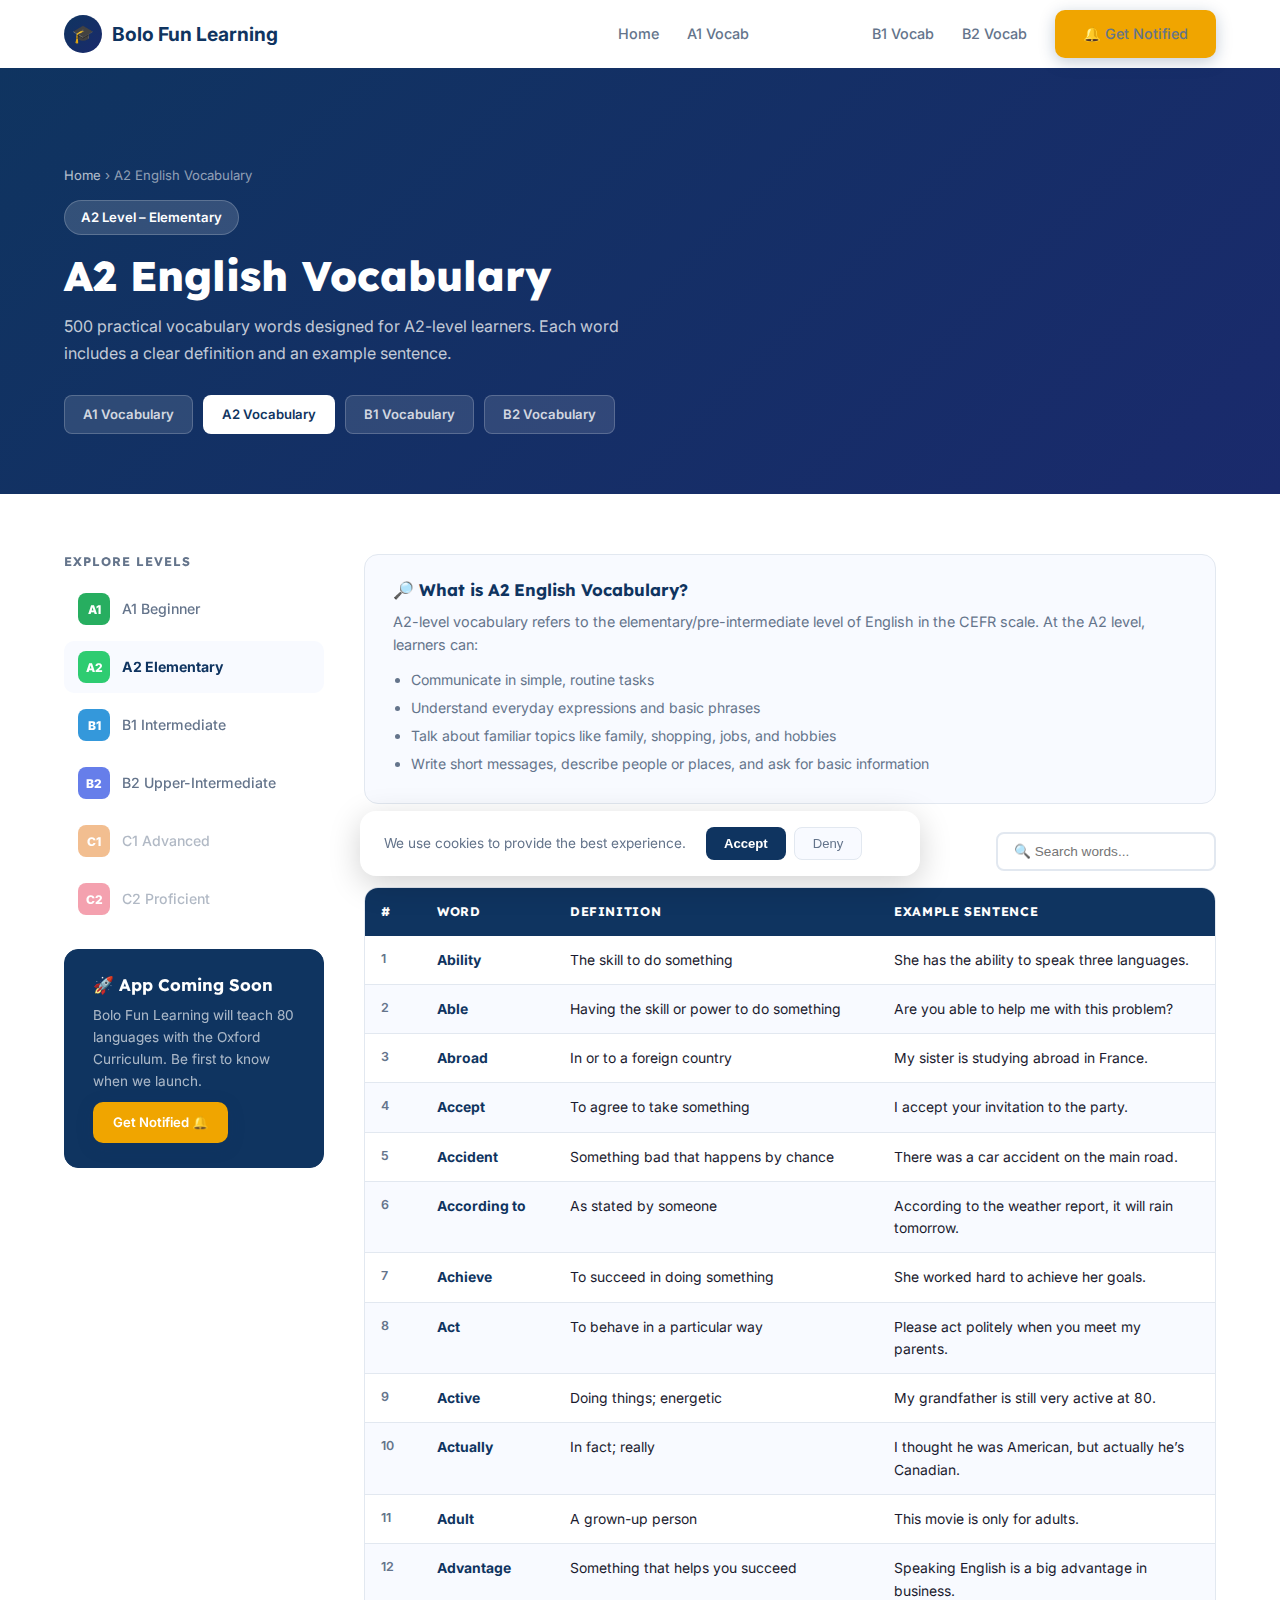
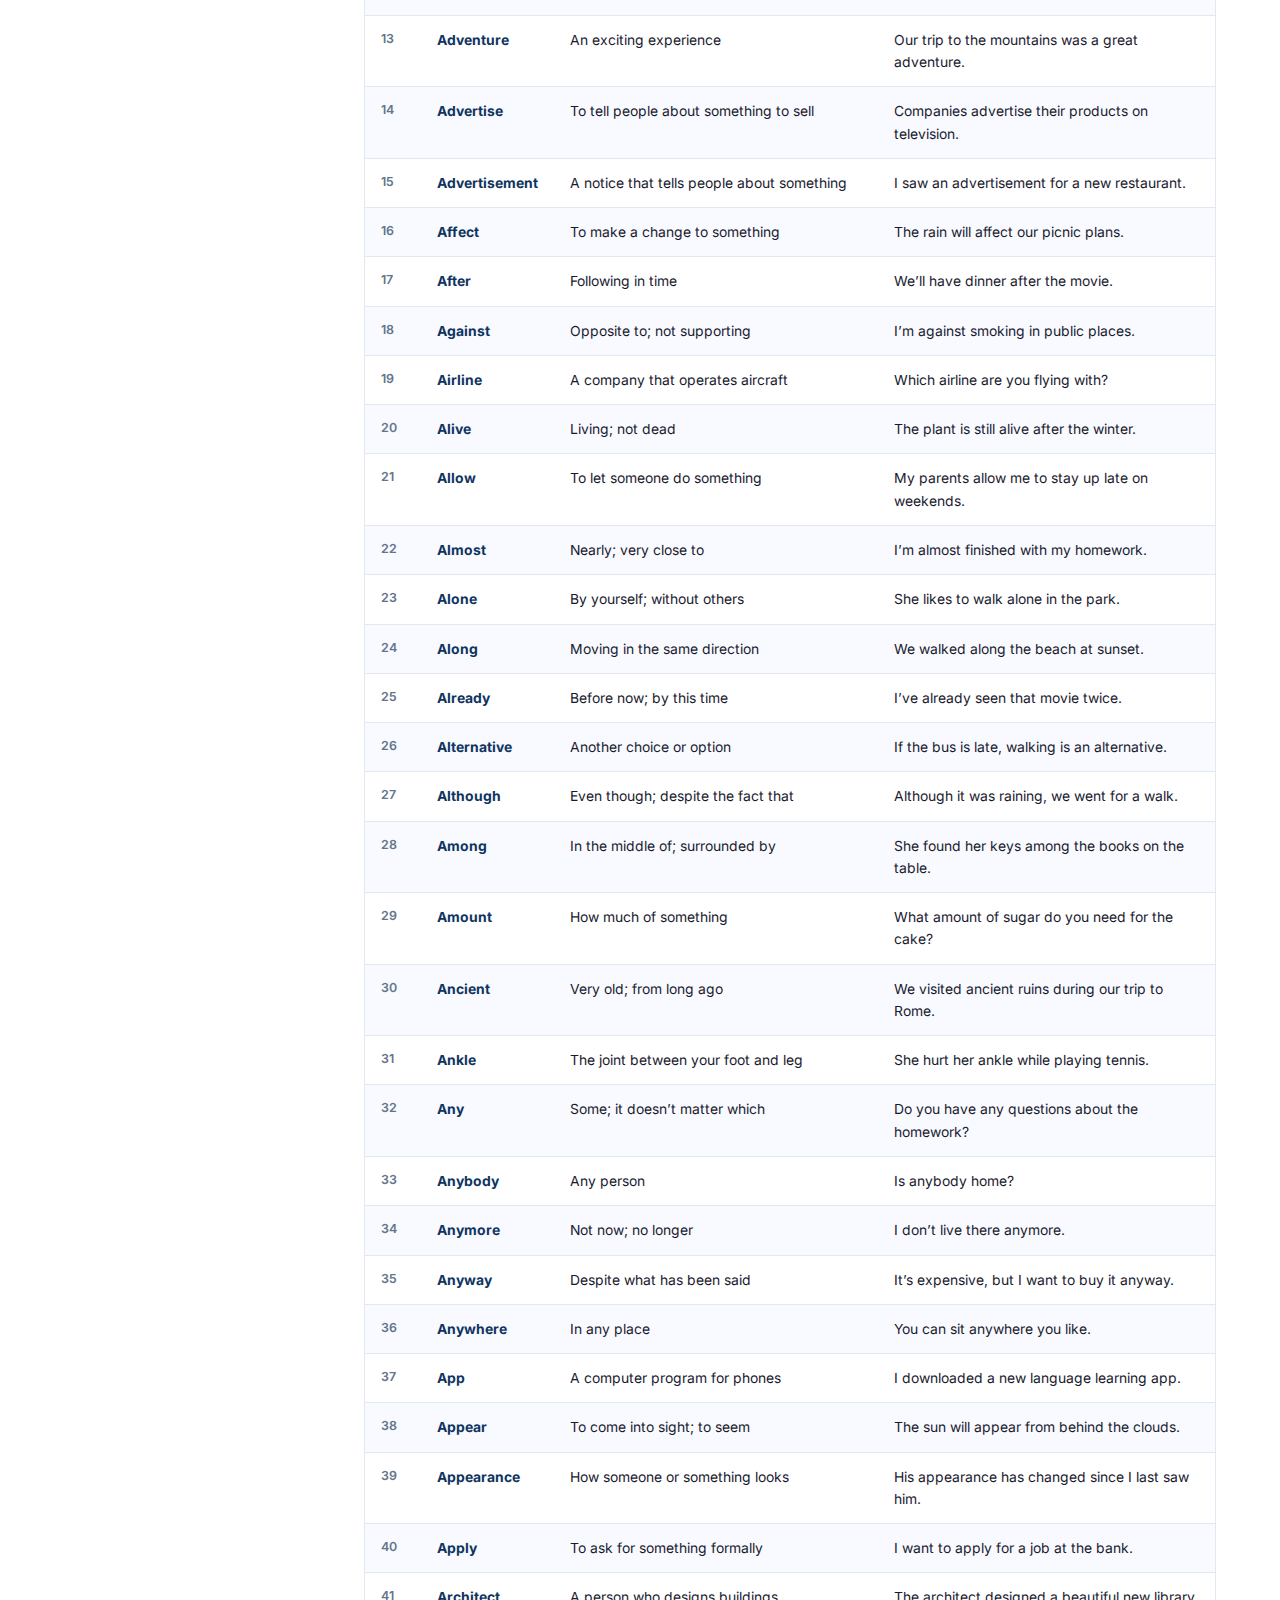
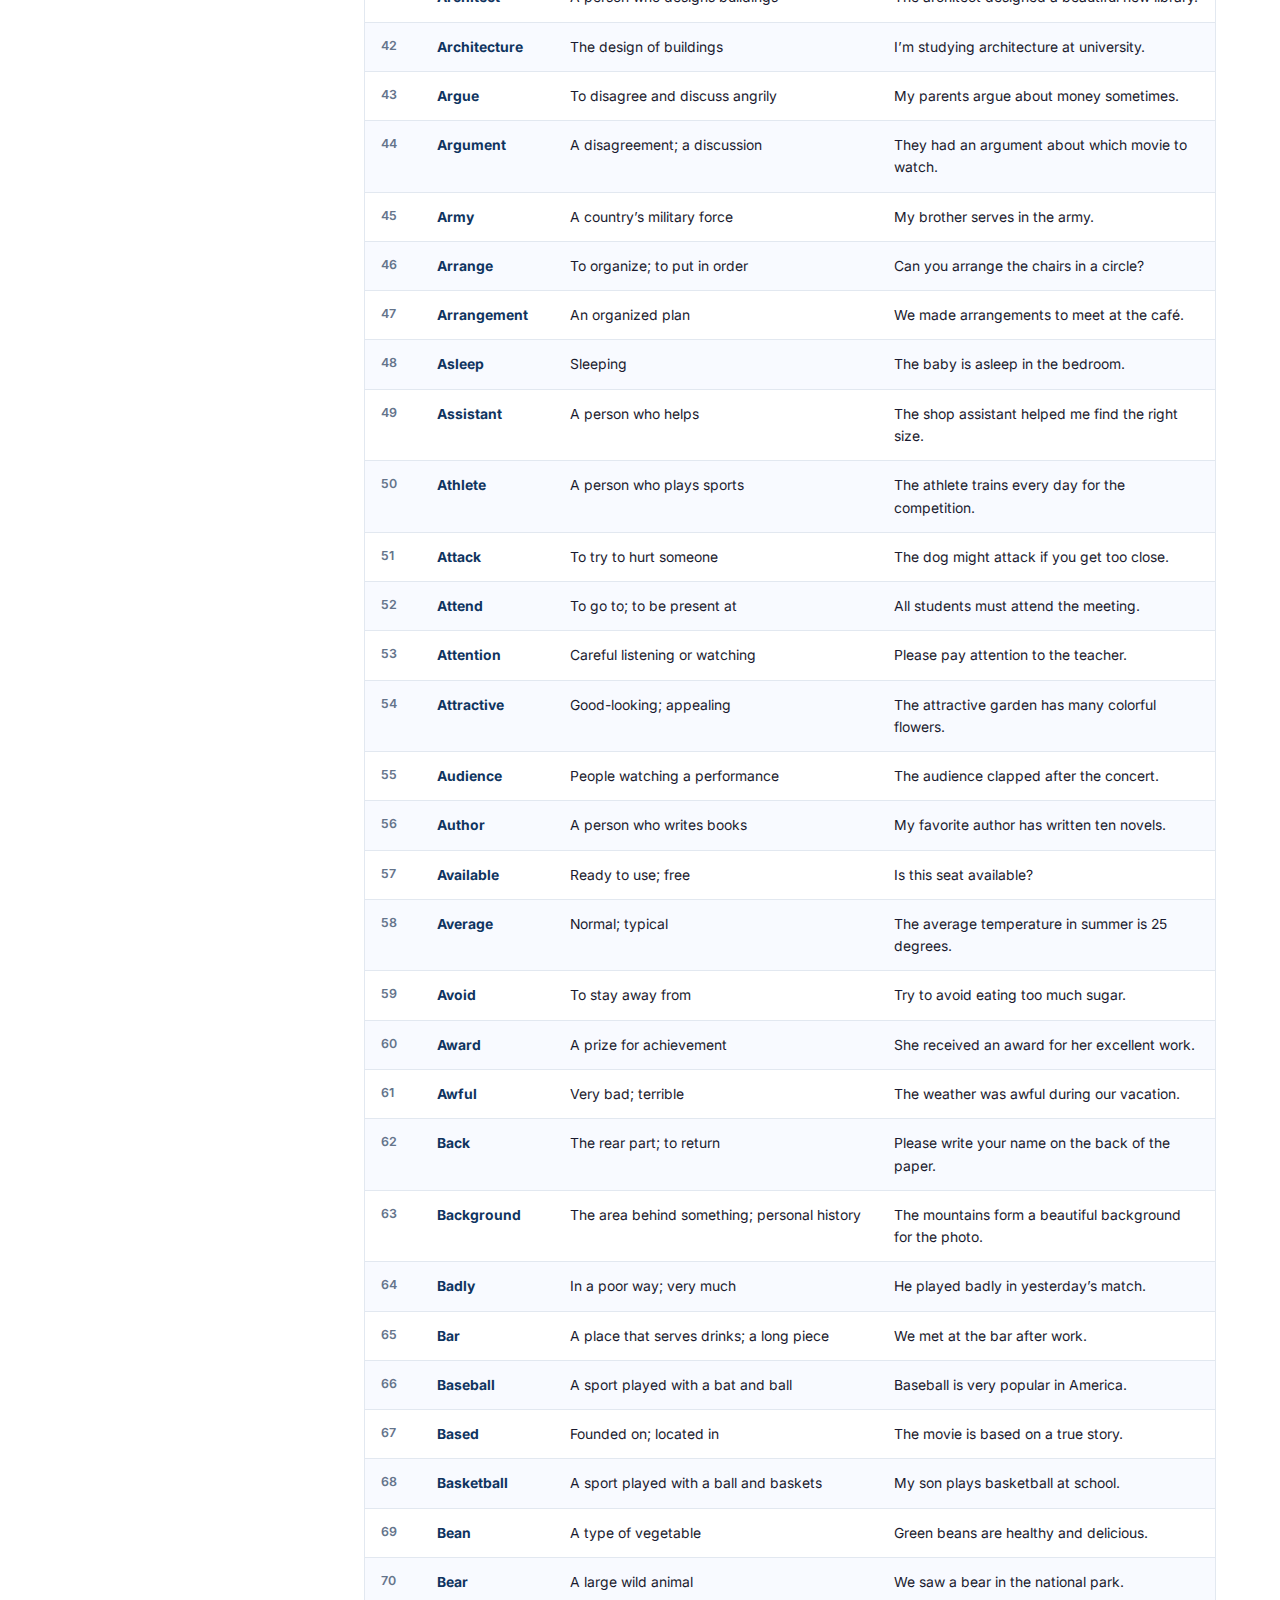
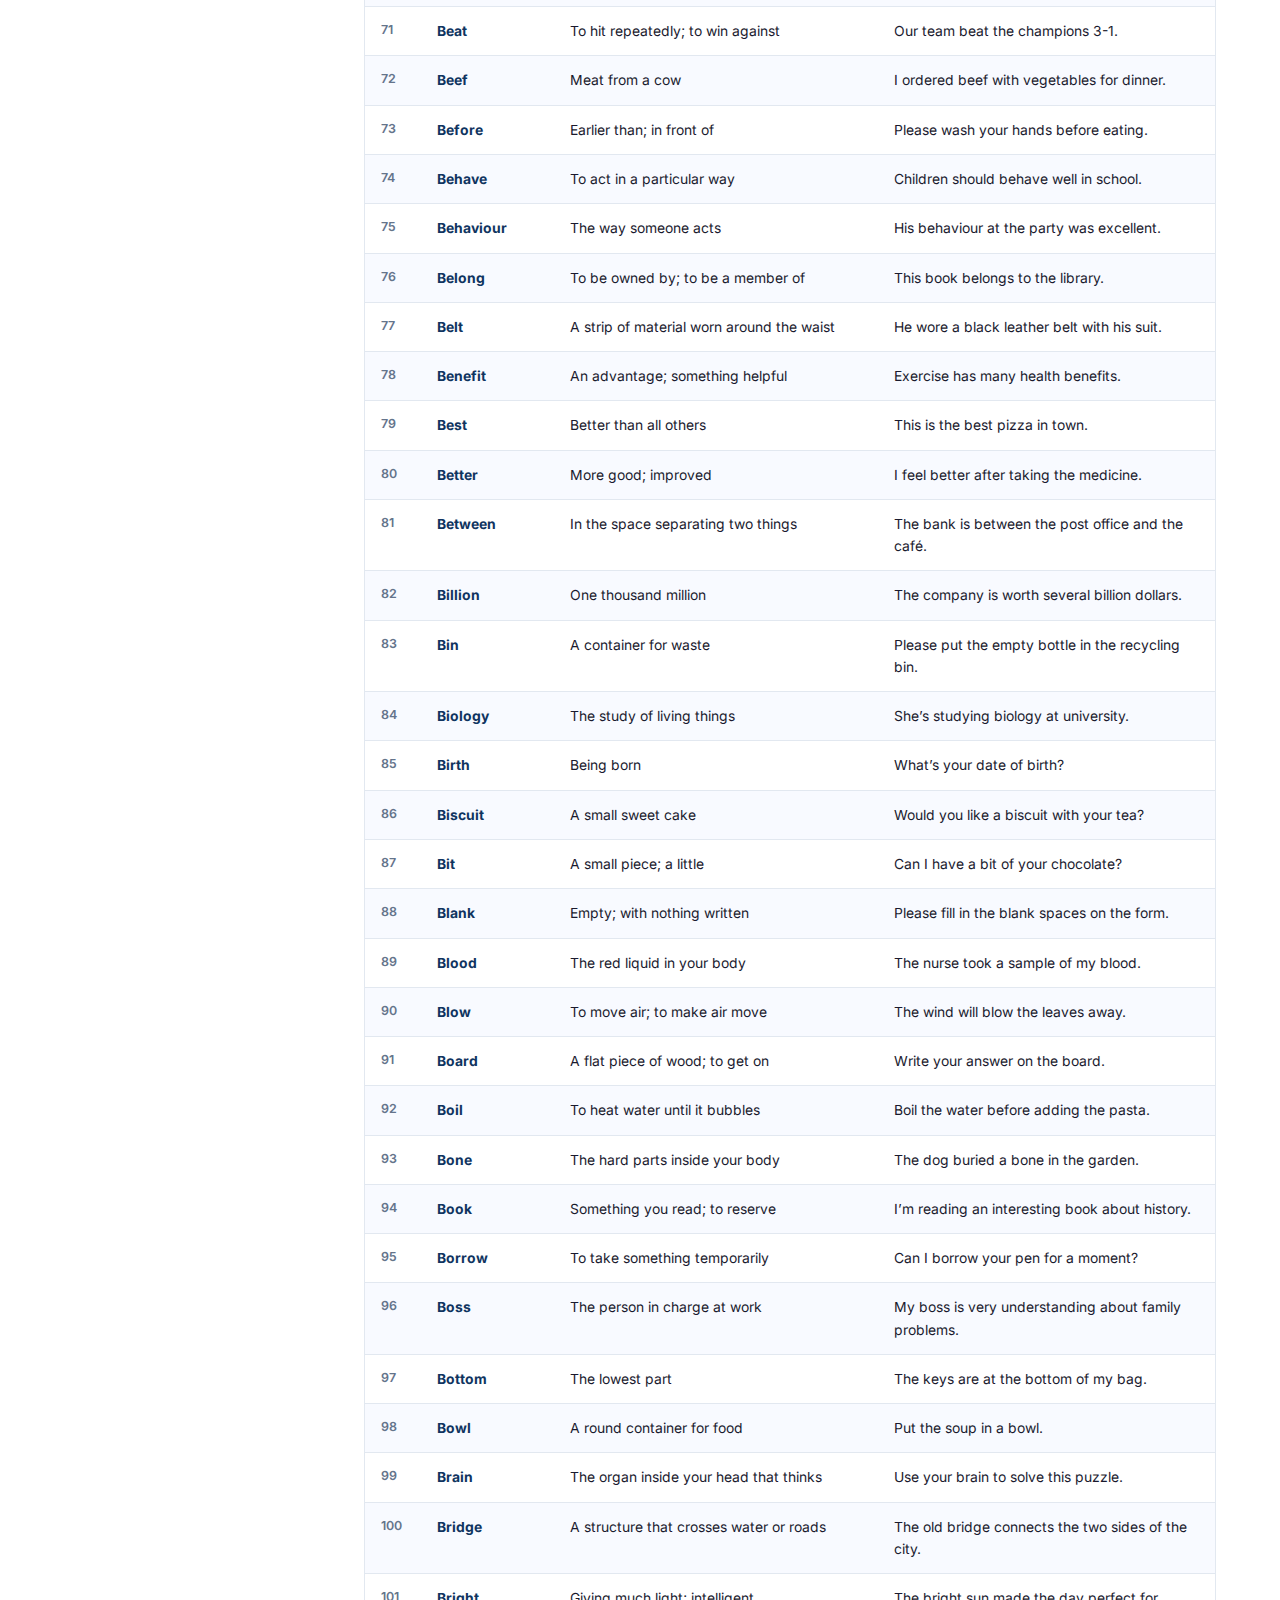
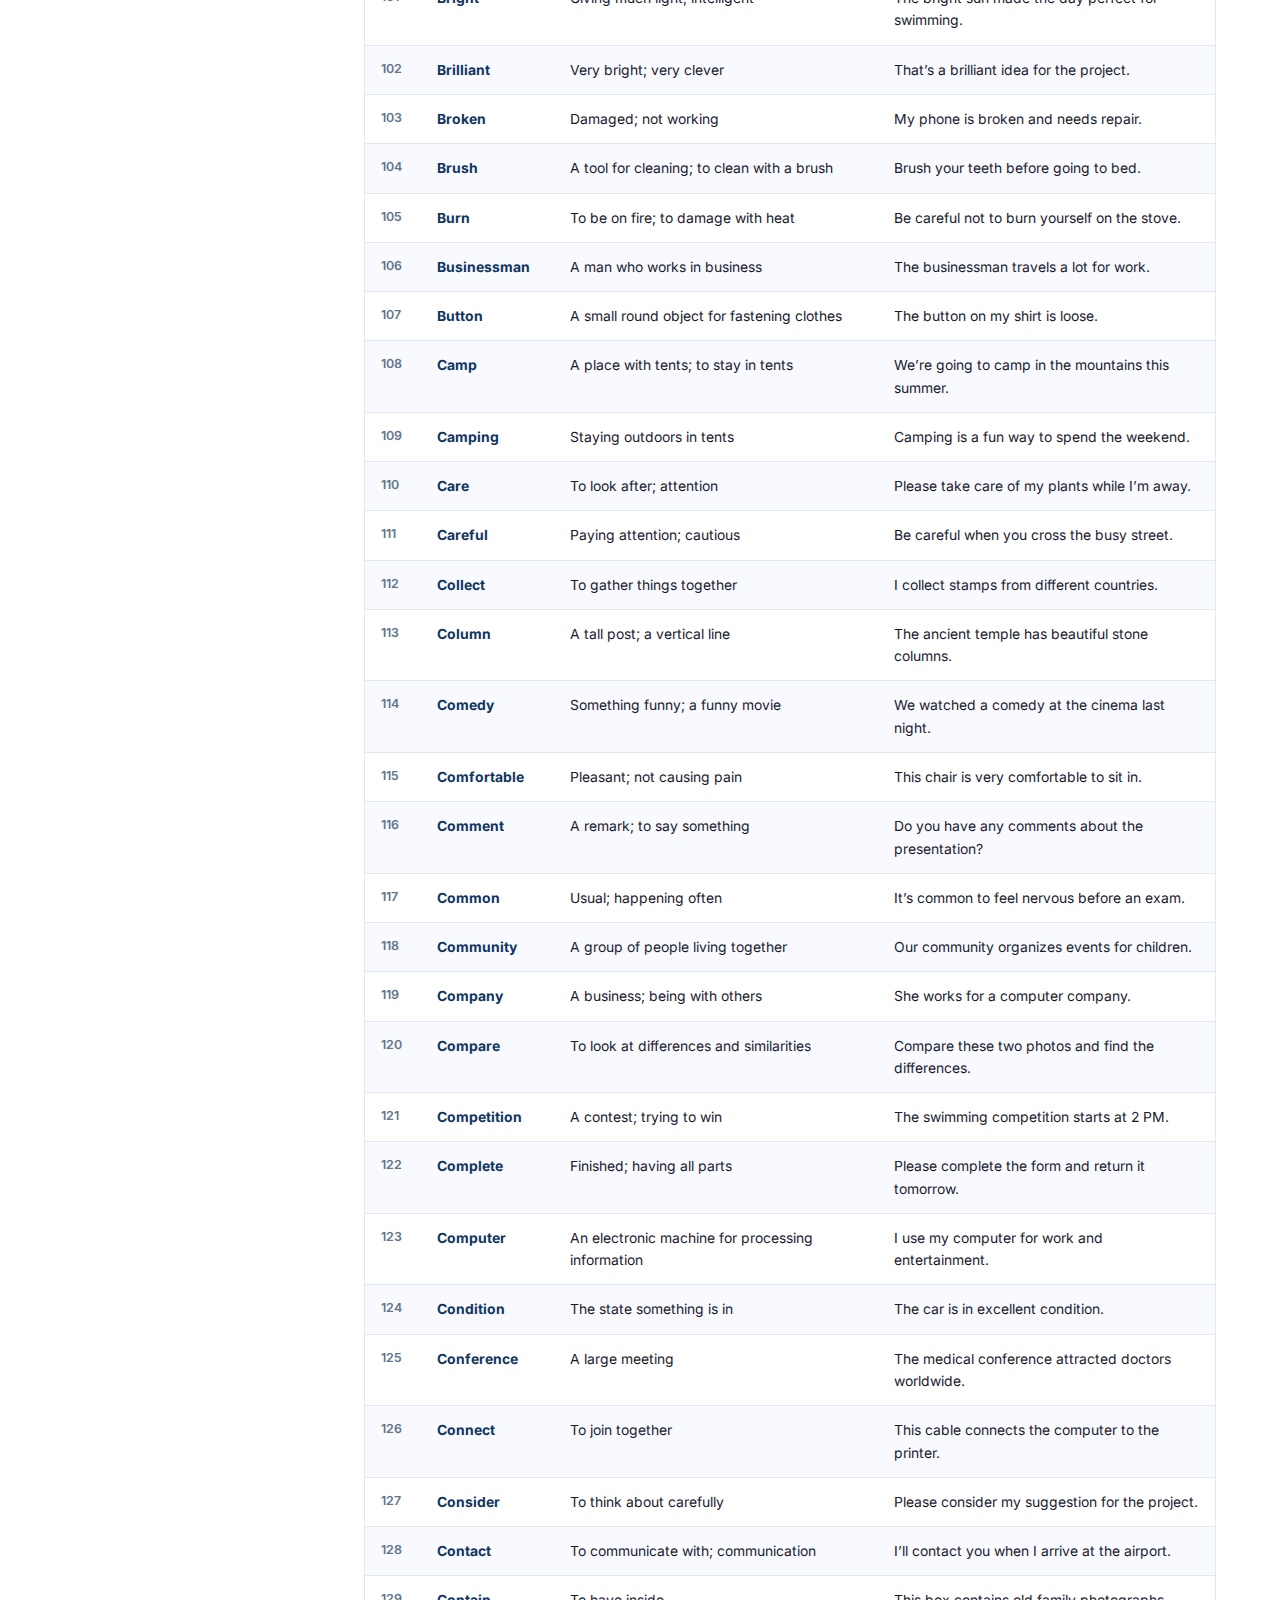
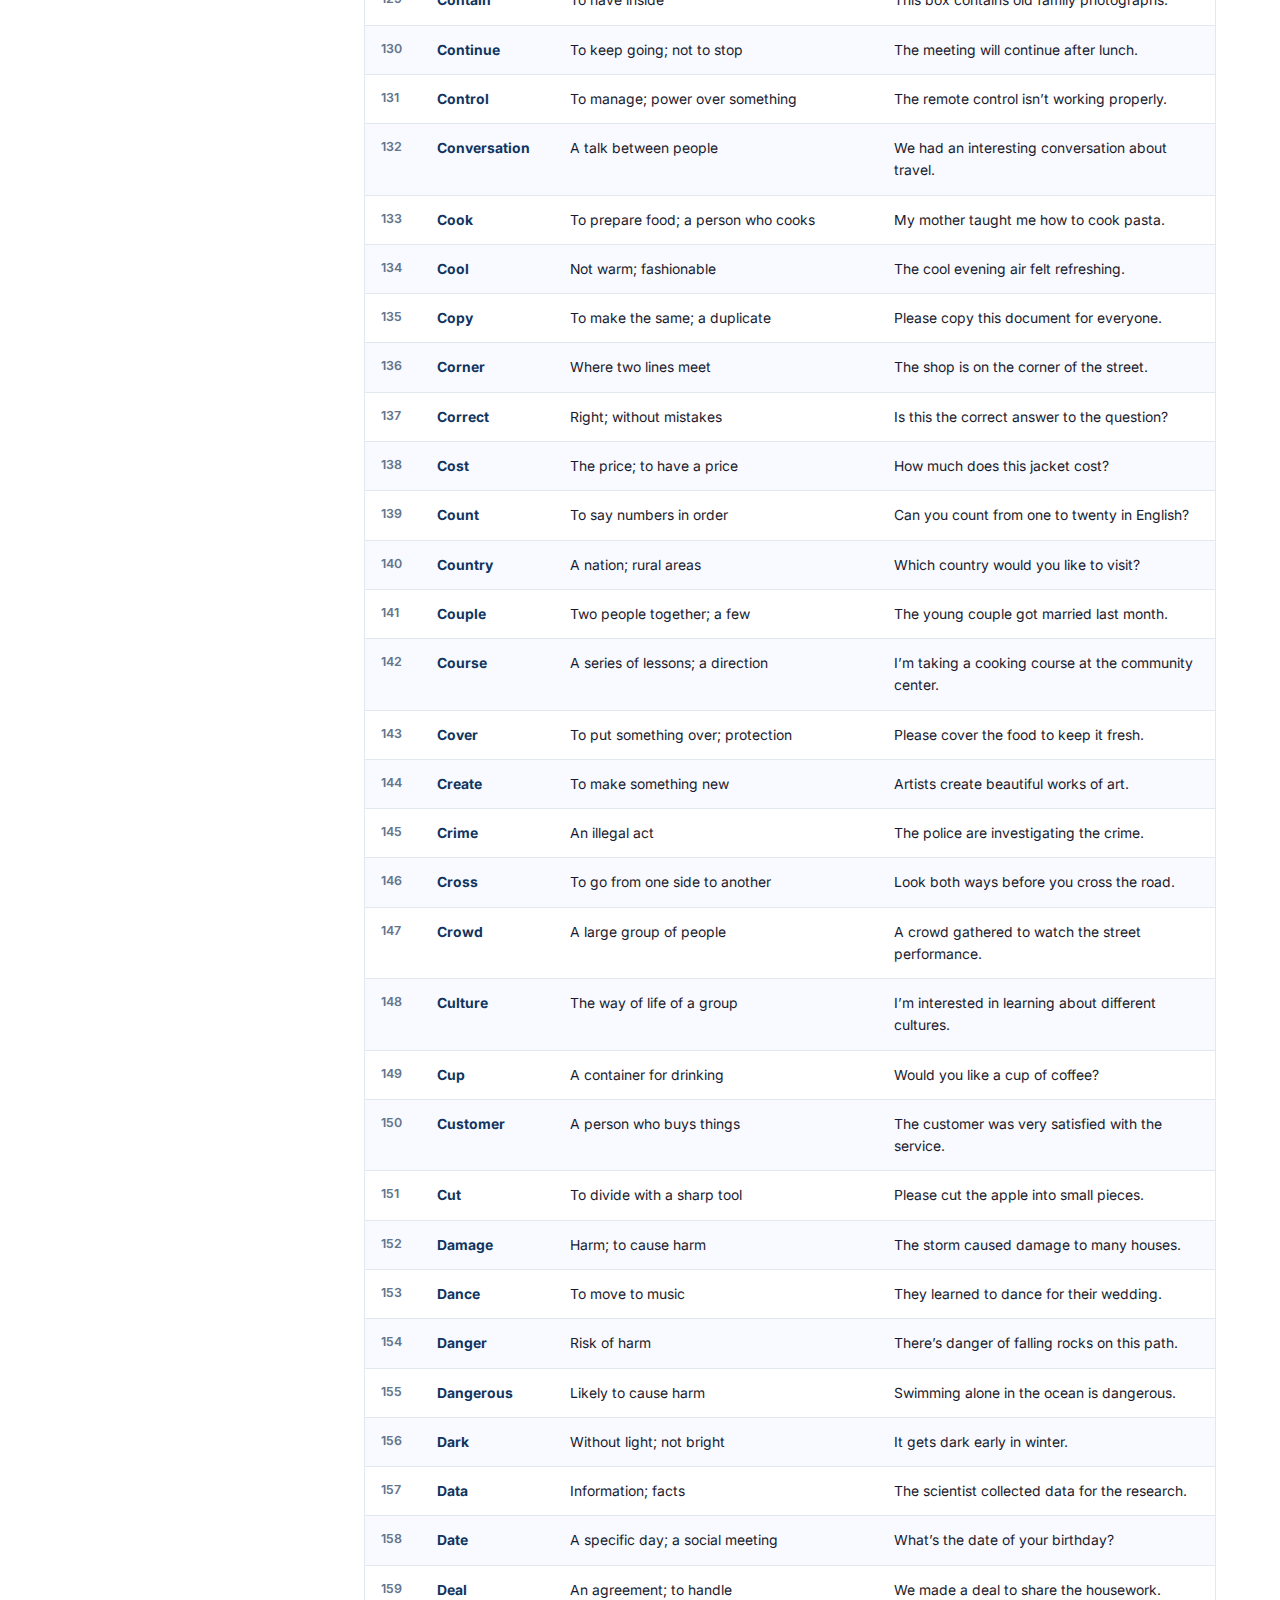
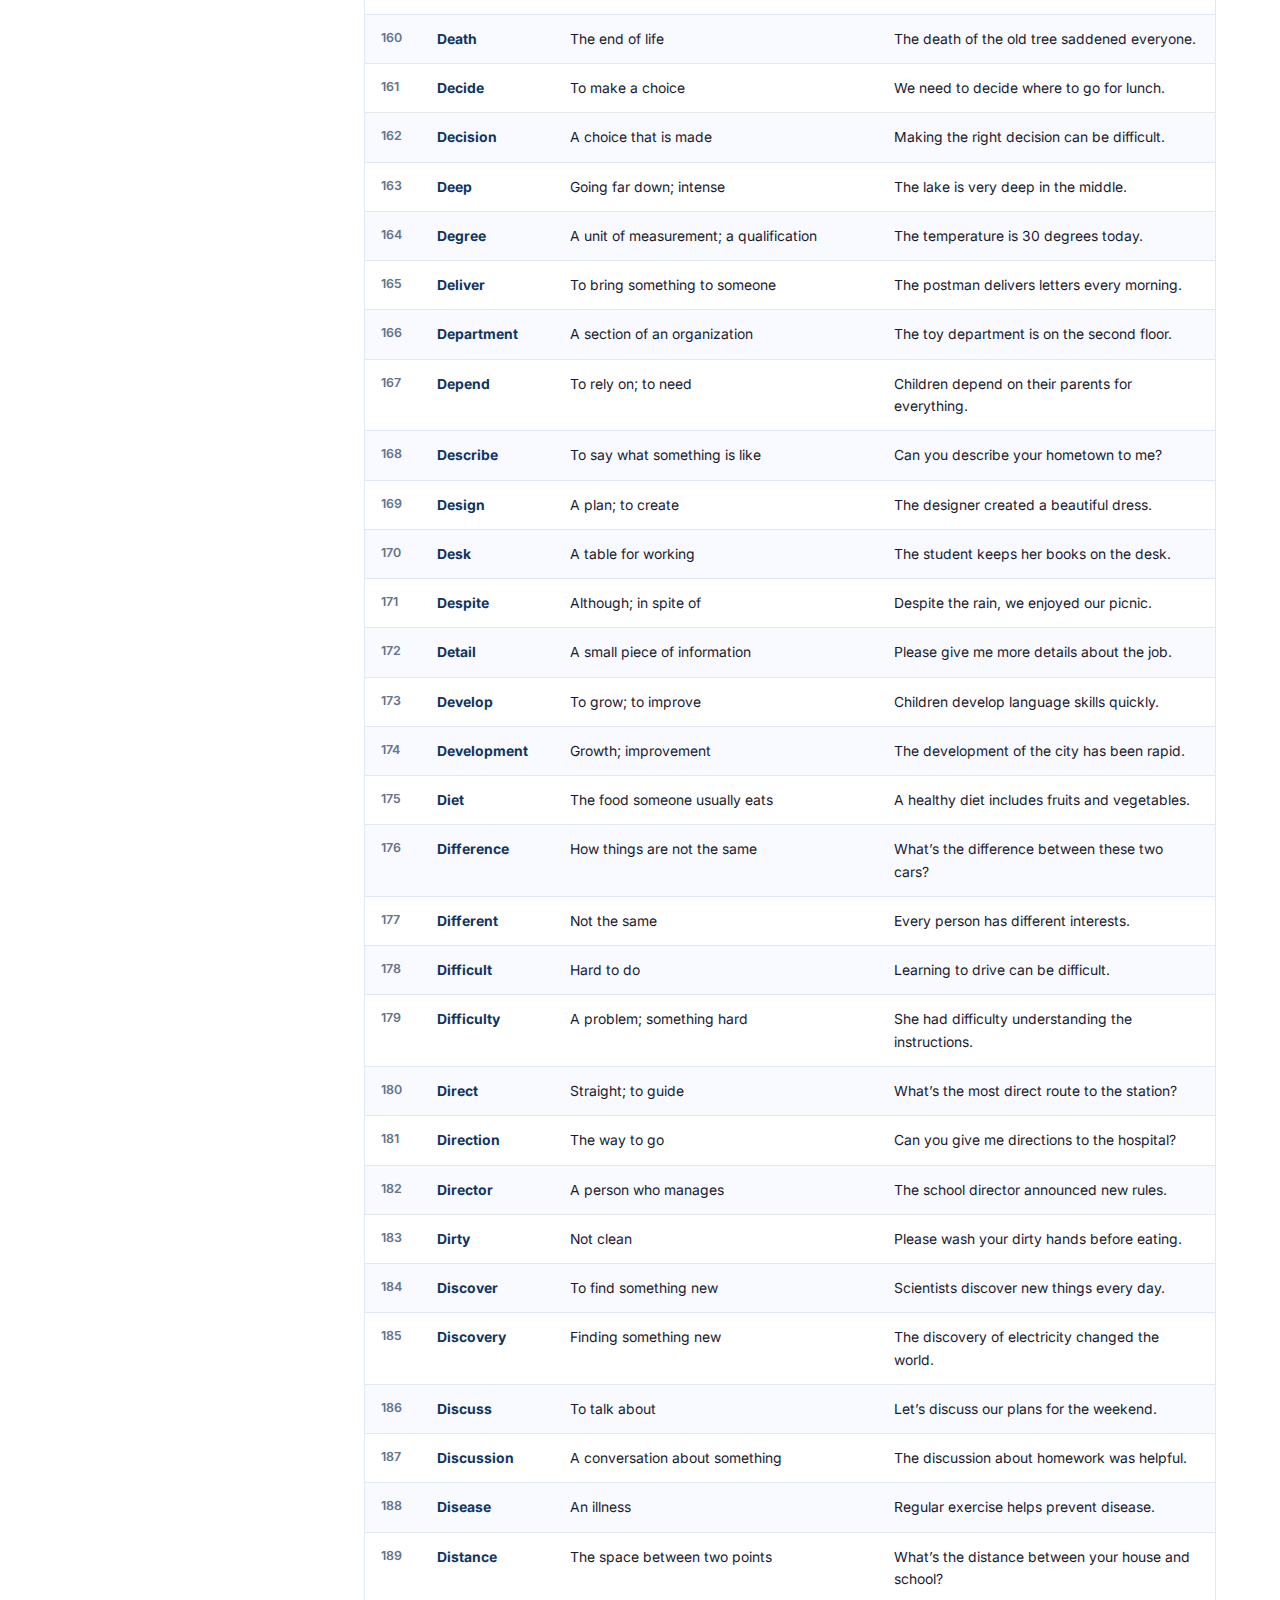
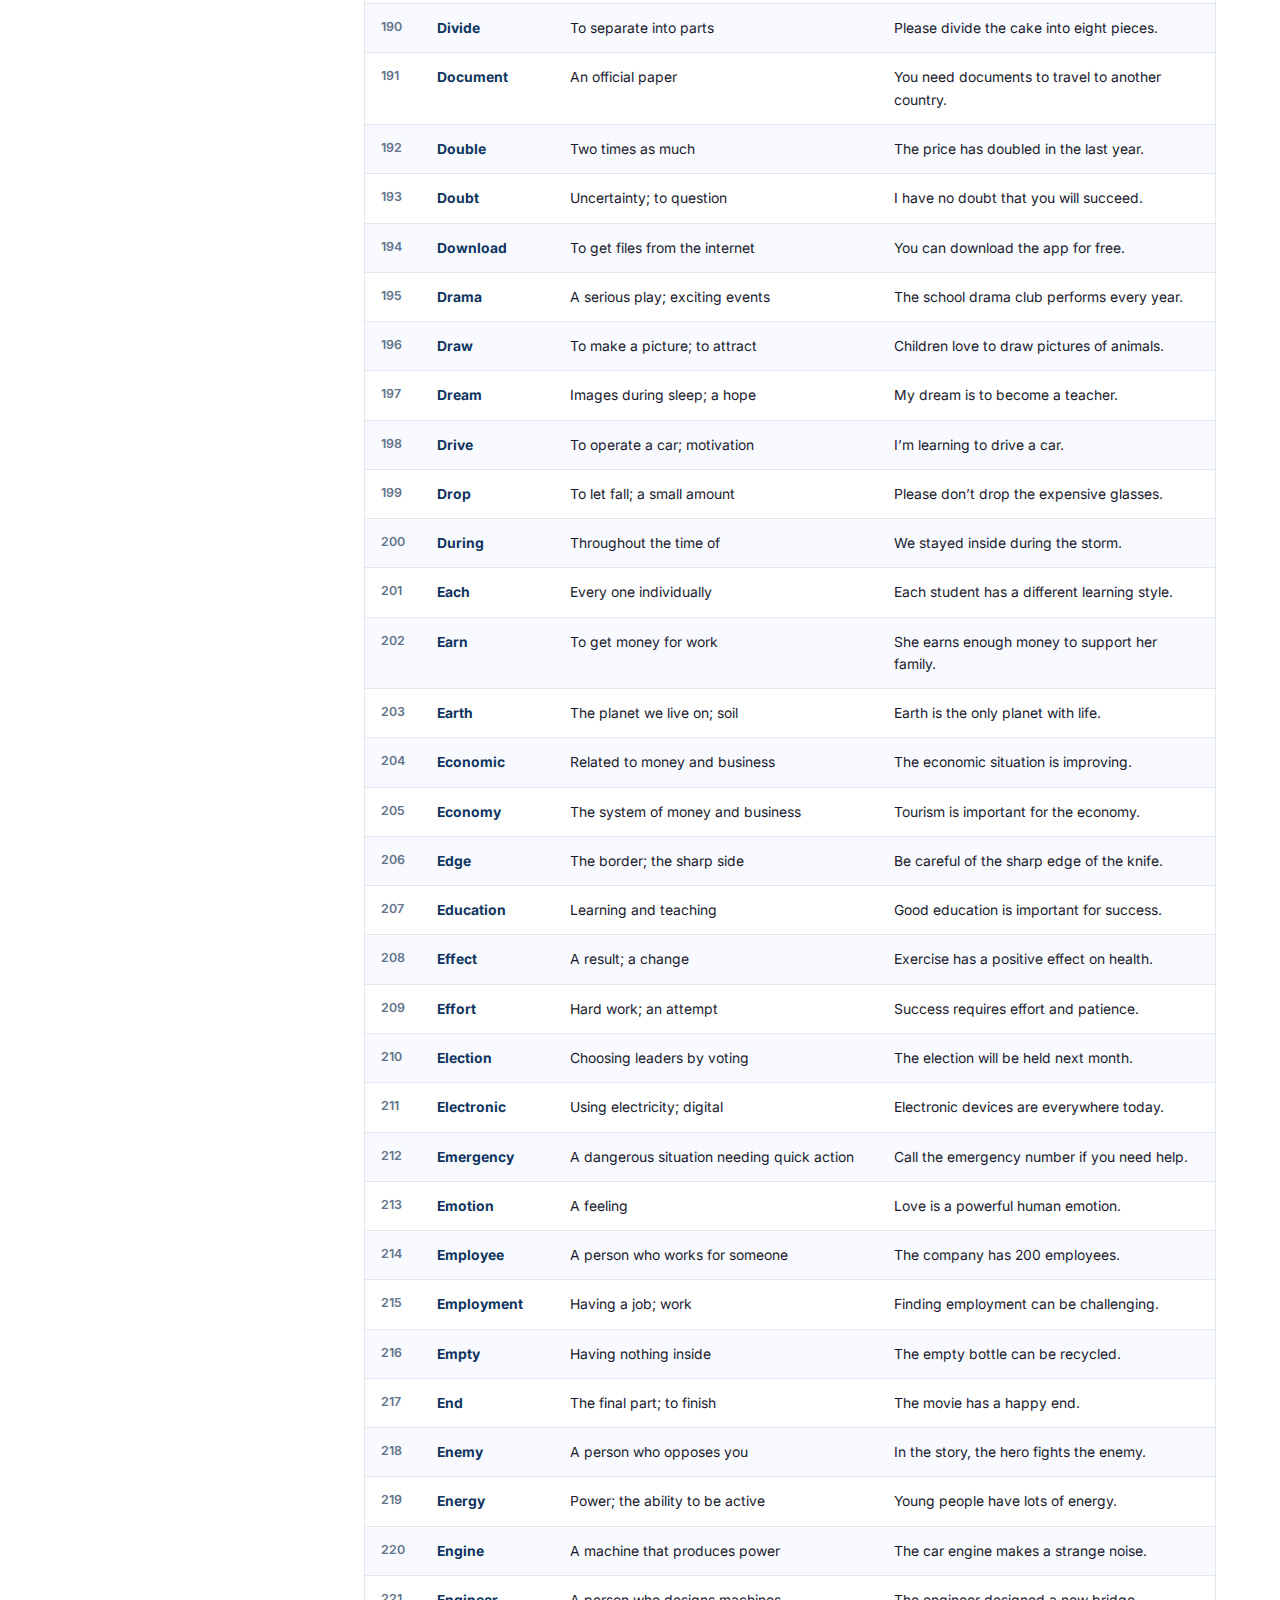
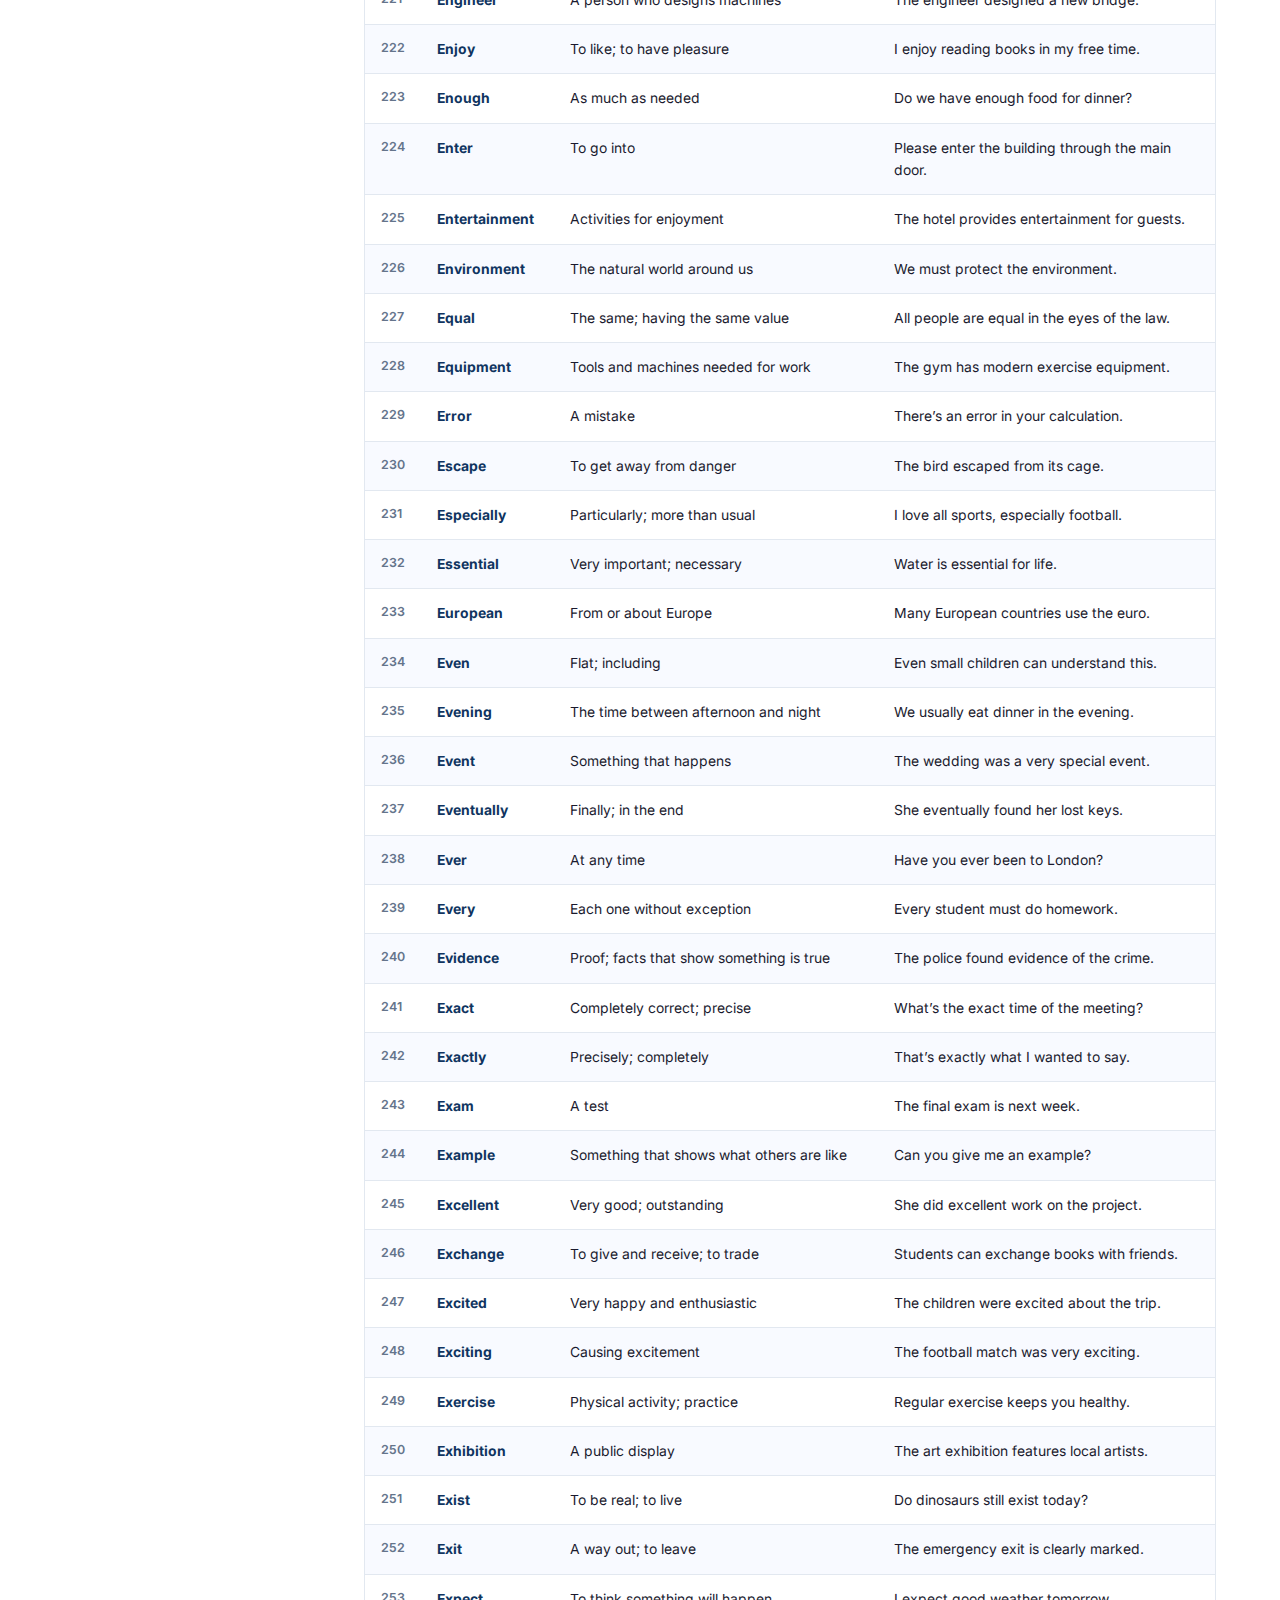
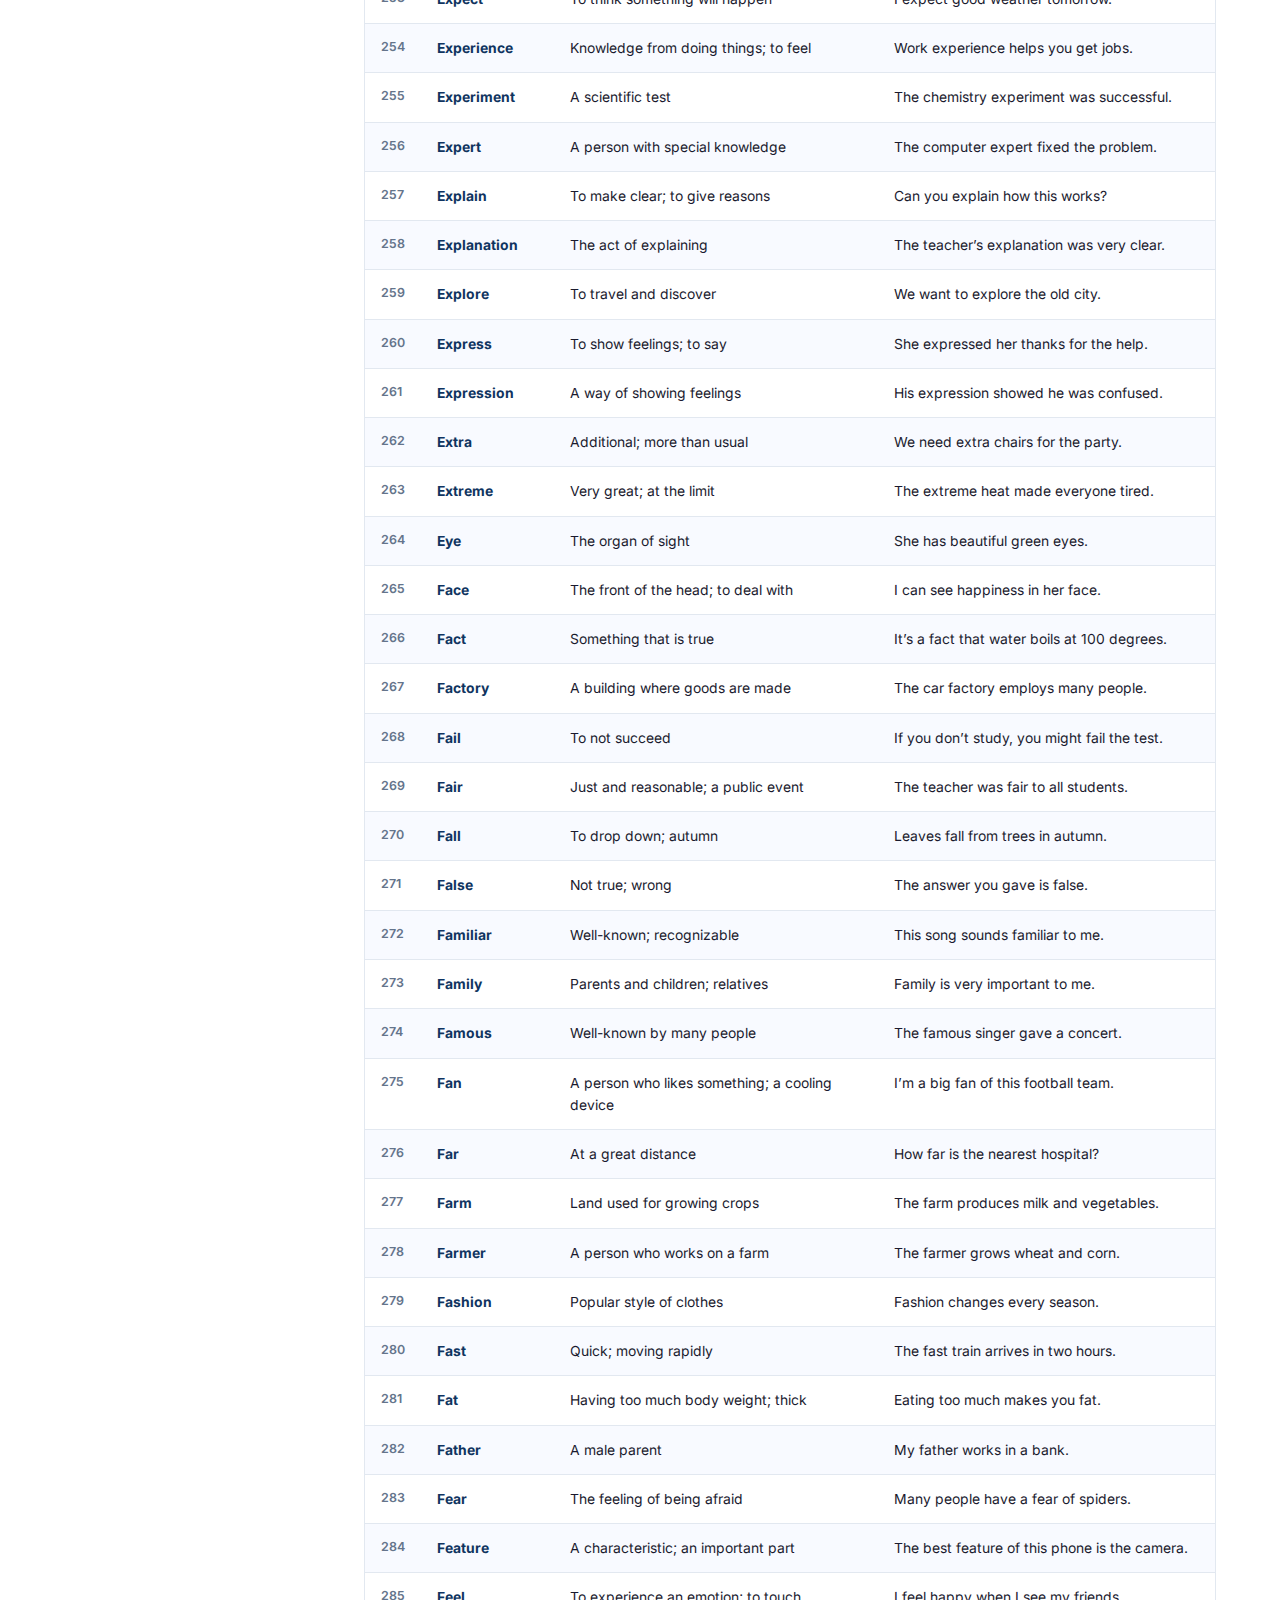
<file: a2-vocabulary.html>
<!DOCTYPE html>
<html lang="en">
<head>
  <meta charset="UTF-8" />
  <meta name="viewport" content="width=device-width, initial-scale=1.0" />
  <meta name="description" content="500 A2 English Vocabulary Words with definitions and example sentences. Practical words for elementary English learners." />
  <title>A2 English Vocabulary – Bolo Fun Learning</title>
  <link rel="stylesheet" href="css/style.css" />
  <link href="https://fonts.googleapis.com/css2?family=Inter:wght@400;500;600;700;800&display=swap" rel="stylesheet" />
  <style>body{font-family:'Inter',sans-serif}.cta-section-new{background:linear-gradient(135deg,#f0a500 0%,#e94560 60%,#0f3460 100%);padding:80px 0;text-align:center}
.cta-section-new h2{font-family:'Lexend',sans-serif;font-size:2rem;color:#fff;margin-bottom:12px}
.cta-section-new p{color:rgba(255,255,255,.8);font-size:1rem;margin-bottom:28px}
.cta-notify-form{display:flex;gap:10px;justify-content:center}
.cta-notify-form input{flex:1;padding:14px 18px;border:2px solid rgba(255,255,255,.25);border-radius:12px;background:rgba(255,255,255,.12);color:#fff;font-size:.95rem;outline:none;font-family:'Inter',sans-serif}
.cta-notify-form input::placeholder{color:rgba(255,255,255,.45)}
.cta-notify-form input:focus{border-color:#fff}
.cta-notify-form button{background:#fff;color:#0f3460;border:none;border-radius:12px;padding:14px 24px;font-weight:800;font-size:.9rem;cursor:pointer;font-family:'Inter',sans-serif}
.cta-sub{color:rgba(255,255,255,.5);font-size:.8rem;margin-top:12px}
@media(max-width:600px){.cta-notify-form{flex-direction:column}}
</style>
</head>
<body>

<!-- APP DEVELOPMENT BANNER -->
<div class="app-banner">
  <p>🚀 <strong>App Coming Soon!</strong> Bolo Fun Learning will teach <strong>80 languages</strong> using the Oxford Curriculum &amp; our fun, easy learning method. <a href="mailto:support@bolofunlearning.com">Get notified →</a></p>
</div>

<!-- NAVBAR -->
<nav id="navbar">
  <div class="container nav-inner">
    <a href="index.html" class="logo">
      <div class="logo-icon">🎓</div>
      Bolo Fun Learning
    </a>
    <ul class="nav-links" id="navLinks">
      <li><a href="index.html">Home</a></li>
      <li><a href="a1-vocabulary.html">A1 Vocab</a></li>
      <li><a href="a2-vocabulary.html" class="active" style="color:#fff">A2 Vocab</a></li>
      <li><a href="b1-vocabulary.html">B1 Vocab</a></li>
      <li><a href="b2-vocabulary.html">B2 Vocab</a></li>
      <li><a href="index.html#notify" class="btn btn-primary" style="background:#f0a500;border-color:#f0a500">🔔 Get Notified</a></li>
    </ul>
    <div class="hamburger" id="hamburger"><span></span><span></span><span></span></div>
  </div>
</nav>

<!-- VOCAB HERO -->
<section class="vocab-hero">
  <div class="container">
    <div class="breadcrumb"><a href="index.html">Home</a> › <span>A2 English Vocabulary</span></div>
    <div class="level-pill">A2 Level – Elementary</div>
    <h1>A2 English Vocabulary</h1>
    <p>500 practical vocabulary words designed for A2-level learners. Each word includes a clear definition and an example sentence.</p>
    <div class="vocab-nav-pills">
      <a class="v-pill" href="a1-vocabulary.html">A1 Vocabulary</a>
      <a class="v-pill active" href="a2-vocabulary.html">A2 Vocabulary</a>
      <a class="v-pill" href="b1-vocabulary.html">B1 Vocabulary</a>
      <a class="v-pill" href="b2-vocabulary.html">B2 Vocabulary</a>
    </div>
  </div>
</section>

<!-- MAIN CONTENT -->
<section class="vocab-section">
  <div class="container">
    <div class="vocab-layout">

      <!-- Sidebar -->
      <aside class="vocab-sidebar">
        <h4>Explore Levels</h4>
        <nav class="level-nav-list">
          <a href="a1-vocabulary.html">
            <div class="lbadge" style="background:#27ae60;color:#fff">A1</div> A1 Beginner
          </a>
          <a href="a2-vocabulary.html" class="active">
            <div class="lbadge" style="background:#2ecc71;color:#fff">A2</div> A2 Elementary
          </a>
          <a href="b1-vocabulary.html">
            <div class="lbadge" style="background:#3498db;color:#fff">B1</div> B1 Intermediate
          </a>
          <a href="b2-vocabulary.html">
            <div class="lbadge" style="background:#667eea;color:#fff">B2</div> B2 Upper-Intermediate
          </a>
          <a href="#" onclick="return false;" style="opacity:.5;cursor:not-allowed">
            <div class="lbadge" style="background:#e67e22;color:#fff">C1</div> C1 Advanced
          </a>
          <a href="#" onclick="return false;" style="opacity:.5;cursor:not-allowed">
            <div class="lbadge" style="background:#e94560;color:#fff">C2</div> C2 Proficient
          </a>
        </nav>
        <div class="vocab-info-box" style="margin-top:24px;background:#0f3460;border-color:#0f3460">
          <h3 style="color:#fff">🚀 App Coming Soon</h3>
          <p style="font-size:.85rem;color:rgba(255,255,255,.65)">Bolo Fun Learning will teach 80 languages with the Oxford Curriculum. Be first to know when we launch.</p>
          <a href="index.html#notify" class="btn btn-primary" style="font-size:.82rem;padding:10px 20px;margin-top:10px;background:#f0a500;border:none">Get Notified 🔔</a>
        </div>
      </aside>

      <!-- Main area -->
      <div>

        <!-- What is box -->
        <div class="vocab-info-box">
          <h3>🔎 What is A2 English Vocabulary?</h3>
          <p style="font-size:.9rem;color:var(--text-light);margin-bottom:10px">A2-level vocabulary refers to the elementary/pre-intermediate level of English in the CEFR scale. At the A2 level, learners can:</p>
          <ul>
            <li>Communicate in simple, routine tasks</li>
            <li>Understand everyday expressions and basic phrases</li>
            <li>Talk about familiar topics like family, shopping, jobs, and hobbies</li>
            <li>Write short messages, describe people or places, and ask for basic information</li>
          </ul>
        </div>

        <!-- Search -->
        <div style="margin:24px 0 16px;display:flex;gap:12px;align-items:center">
          <h2 style="margin:0">📘 500 A2 English Vocabulary Words</h2>
          <input type="text" id="vocabSearch" placeholder="🔍 Search words..." style="margin-left:auto;padding:10px 16px;border:2px solid var(--border);border-radius:8px;font-size:.85rem;outline:none;width:220px" />
        </div>

        <!-- Table -->
        <div class="vocab-table-wrap">
          <table class="vocab-table">
            <thead>
              <tr>
                <th>#</th>
                <th>Word</th>
                <th>Definition</th>
                <th>Example Sentence</th>
              </tr>
            </thead>
            <tbody id="vocabBody">
              <tr><td>1</td><td>Ability</td><td>The skill to do something</td><td>She has the ability to speak three languages.</td></tr>
              <tr><td>2</td><td>Able</td><td>Having the skill or power to do something</td><td>Are you able to help me with this problem?</td></tr>
              <tr><td>3</td><td>Abroad</td><td>In or to a foreign country</td><td>My sister is studying abroad in France.</td></tr>
              <tr><td>4</td><td>Accept</td><td>To agree to take something</td><td>I accept your invitation to the party.</td></tr>
              <tr><td>5</td><td>Accident</td><td>Something bad that happens by chance</td><td>There was a car accident on the main road.</td></tr>
              <tr><td>6</td><td>According to</td><td>As stated by someone</td><td>According to the weather report, it will rain tomorrow.</td></tr>
              <tr><td>7</td><td>Achieve</td><td>To succeed in doing something</td><td>She worked hard to achieve her goals.</td></tr>
              <tr><td>8</td><td>Act</td><td>To behave in a particular way</td><td>Please act politely when you meet my parents.</td></tr>
              <tr><td>9</td><td>Active</td><td>Doing things; energetic</td><td>My grandfather is still very active at 80.</td></tr>
              <tr><td>10</td><td>Actually</td><td>In fact; really</td><td>I thought he was American, but actually he&#8217;s Canadian.</td></tr>
              <tr><td>11</td><td>Adult</td><td>A grown-up person</td><td>This movie is only for adults.</td></tr>
              <tr><td>12</td><td>Advantage</td><td>Something that helps you succeed</td><td>Speaking English is a big advantage in business.</td></tr>
              <tr><td>13</td><td>Adventure</td><td>An exciting experience</td><td>Our trip to the mountains was a great adventure.</td></tr>
              <tr><td>14</td><td>Advertise</td><td>To tell people about something to sell</td><td>Companies advertise their products on television.</td></tr>
              <tr><td>15</td><td>Advertisement</td><td>A notice that tells people about something</td><td>I saw an advertisement for a new restaurant.</td></tr>
              <tr><td>16</td><td>Affect</td><td>To make a change to something</td><td>The rain will affect our picnic plans.</td></tr>
              <tr><td>17</td><td>After</td><td>Following in time</td><td>We&#8217;ll have dinner after the movie.</td></tr>
              <tr><td>18</td><td>Against</td><td>Opposite to; not supporting</td><td>I&#8217;m against smoking in public places.</td></tr>
              <tr><td>19</td><td>Airline</td><td>A company that operates aircraft</td><td>Which airline are you flying with?</td></tr>
              <tr><td>20</td><td>Alive</td><td>Living; not dead</td><td>The plant is still alive after the winter.</td></tr>
              <tr><td>21</td><td>Allow</td><td>To let someone do something</td><td>My parents allow me to stay up late on weekends.</td></tr>
              <tr><td>22</td><td>Almost</td><td>Nearly; very close to</td><td>I&#8217;m almost finished with my homework.</td></tr>
              <tr><td>23</td><td>Alone</td><td>By yourself; without others</td><td>She likes to walk alone in the park.</td></tr>
              <tr><td>24</td><td>Along</td><td>Moving in the same direction</td><td>We walked along the beach at sunset.</td></tr>
              <tr><td>25</td><td>Already</td><td>Before now; by this time</td><td>I&#8217;ve already seen that movie twice.</td></tr>
              <tr><td>26</td><td>Alternative</td><td>Another choice or option</td><td>If the bus is late, walking is an alternative.</td></tr>
              <tr><td>27</td><td>Although</td><td>Even though; despite the fact that</td><td>Although it was raining, we went for a walk.</td></tr>
              <tr><td>28</td><td>Among</td><td>In the middle of; surrounded by</td><td>She found her keys among the books on the table.</td></tr>
              <tr><td>29</td><td>Amount</td><td>How much of something</td><td>What amount of sugar do you need for the cake?</td></tr>
              <tr><td>30</td><td>Ancient</td><td>Very old; from long ago</td><td>We visited ancient ruins during our trip to Rome.</td></tr>
              <tr><td>31</td><td>Ankle</td><td>The joint between your foot and leg</td><td>She hurt her ankle while playing tennis.</td></tr>
              <tr><td>32</td><td>Any</td><td>Some; it doesn&#8217;t matter which</td><td>Do you have any questions about the homework?</td></tr>
              <tr><td>33</td><td>Anybody</td><td>Any person</td><td>Is anybody home?</td></tr>
              <tr><td>34</td><td>Anymore</td><td>Not now; no longer</td><td>I don&#8217;t live there anymore.</td></tr>
              <tr><td>35</td><td>Anyway</td><td>Despite what has been said</td><td>It&#8217;s expensive, but I want to buy it anyway.</td></tr>
              <tr><td>36</td><td>Anywhere</td><td>In any place</td><td>You can sit anywhere you like.</td></tr>
              <tr><td>37</td><td>App</td><td>A computer program for phones</td><td>I downloaded a new language learning app.</td></tr>
              <tr><td>38</td><td>Appear</td><td>To come into sight; to seem</td><td>The sun will appear from behind the clouds.</td></tr>
              <tr><td>39</td><td>Appearance</td><td>How someone or something looks</td><td>His appearance has changed since I last saw him.</td></tr>
              <tr><td>40</td><td>Apply</td><td>To ask for something formally</td><td>I want to apply for a job at the bank.</td></tr>
              <tr><td>41</td><td>Architect</td><td>A person who designs buildings</td><td>The architect designed a beautiful new library.</td></tr>
              <tr><td>42</td><td>Architecture</td><td>The design of buildings</td><td>I&#8217;m studying architecture at university.</td></tr>
              <tr><td>43</td><td>Argue</td><td>To disagree and discuss angrily</td><td>My parents argue about money sometimes.</td></tr>
              <tr><td>44</td><td>Argument</td><td>A disagreement; a discussion</td><td>They had an argument about which movie to watch.</td></tr>
              <tr><td>45</td><td>Army</td><td>A country&#8217;s military force</td><td>My brother serves in the army.</td></tr>
              <tr><td>46</td><td>Arrange</td><td>To organize; to put in order</td><td>Can you arrange the chairs in a circle?</td></tr>
              <tr><td>47</td><td>Arrangement</td><td>An organized plan</td><td>We made arrangements to meet at the café.</td></tr>
              <tr><td>48</td><td>Asleep</td><td>Sleeping</td><td>The baby is asleep in the bedroom.</td></tr>
              <tr><td>49</td><td>Assistant</td><td>A person who helps</td><td>The shop assistant helped me find the right size.</td></tr>
              <tr><td>50</td><td>Athlete</td><td>A person who plays sports</td><td>The athlete trains every day for the competition.</td></tr>
              <tr><td>51</td><td>Attack</td><td>To try to hurt someone</td><td>The dog might attack if you get too close.</td></tr>
              <tr><td>52</td><td>Attend</td><td>To go to; to be present at</td><td>All students must attend the meeting.</td></tr>
              <tr><td>53</td><td>Attention</td><td>Careful listening or watching</td><td>Please pay attention to the teacher.</td></tr>
              <tr><td>54</td><td>Attractive</td><td>Good-looking; appealing</td><td>The attractive garden has many colorful flowers.</td></tr>
              <tr><td>55</td><td>Audience</td><td>People watching a performance</td><td>The audience clapped after the concert.</td></tr>
              <tr><td>56</td><td>Author</td><td>A person who writes books</td><td>My favorite author has written ten novels.</td></tr>
              <tr><td>57</td><td>Available</td><td>Ready to use; free</td><td>Is this seat available?</td></tr>
              <tr><td>58</td><td>Average</td><td>Normal; typical</td><td>The average temperature in summer is 25 degrees.</td></tr>
              <tr><td>59</td><td>Avoid</td><td>To stay away from</td><td>Try to avoid eating too much sugar.</td></tr>
              <tr><td>60</td><td>Award</td><td>A prize for achievement</td><td>She received an award for her excellent work.</td></tr>
              <tr><td>61</td><td>Awful</td><td>Very bad; terrible</td><td>The weather was awful during our vacation.</td></tr>
              <tr><td>62</td><td>Back</td><td>The rear part; to return</td><td>Please write your name on the back of the paper.</td></tr>
              <tr><td>63</td><td>Background</td><td>The area behind something; personal history</td><td>The mountains form a beautiful background for the photo.</td></tr>
              <tr><td>64</td><td>Badly</td><td>In a poor way; very much</td><td>He played badly in yesterday&#8217;s match.</td></tr>
              <tr><td>65</td><td>Bar</td><td>A place that serves drinks; a long piece</td><td>We met at the bar after work.</td></tr>
              <tr><td>66</td><td>Baseball</td><td>A sport played with a bat and ball</td><td>Baseball is very popular in America.</td></tr>
              <tr><td>67</td><td>Based</td><td>Founded on; located in</td><td>The movie is based on a true story.</td></tr>
              <tr><td>68</td><td>Basketball</td><td>A sport played with a ball and baskets</td><td>My son plays basketball at school.</td></tr>
              <tr><td>69</td><td>Bean</td><td>A type of vegetable</td><td>Green beans are healthy and delicious.</td></tr>
              <tr><td>70</td><td>Bear</td><td>A large wild animal</td><td>We saw a bear in the national park.</td></tr>
              <tr><td>71</td><td>Beat</td><td>To hit repeatedly; to win against</td><td>Our team beat the champions 3-1.</td></tr>
              <tr><td>72</td><td>Beef</td><td>Meat from a cow</td><td>I ordered beef with vegetables for dinner.</td></tr>
              <tr><td>73</td><td>Before</td><td>Earlier than; in front of</td><td>Please wash your hands before eating.</td></tr>
              <tr><td>74</td><td>Behave</td><td>To act in a particular way</td><td>Children should behave well in school.</td></tr>
              <tr><td>75</td><td>Behaviour</td><td>The way someone acts</td><td>His behaviour at the party was excellent.</td></tr>
              <tr><td>76</td><td>Belong</td><td>To be owned by; to be a member of</td><td>This book belongs to the library.</td></tr>
              <tr><td>77</td><td>Belt</td><td>A strip of material worn around the waist</td><td>He wore a black leather belt with his suit.</td></tr>
              <tr><td>78</td><td>Benefit</td><td>An advantage; something helpful</td><td>Exercise has many health benefits.</td></tr>
              <tr><td>79</td><td>Best</td><td>Better than all others</td><td>This is the best pizza in town.</td></tr>
              <tr><td>80</td><td>Better</td><td>More good; improved</td><td>I feel better after taking the medicine.</td></tr>
              <tr><td>81</td><td>Between</td><td>In the space separating two things</td><td>The bank is between the post office and the café.</td></tr>
              <tr><td>82</td><td>Billion</td><td>One thousand million</td><td>The company is worth several billion dollars.</td></tr>
              <tr><td>83</td><td>Bin</td><td>A container for waste</td><td>Please put the empty bottle in the recycling bin.</td></tr>
              <tr><td>84</td><td>Biology</td><td>The study of living things</td><td>She&#8217;s studying biology at university.</td></tr>
              <tr><td>85</td><td>Birth</td><td>Being born</td><td>What&#8217;s your date of birth?</td></tr>
              <tr><td>86</td><td>Biscuit</td><td>A small sweet cake</td><td>Would you like a biscuit with your tea?</td></tr>
              <tr><td>87</td><td>Bit</td><td>A small piece; a little</td><td>Can I have a bit of your chocolate?</td></tr>
              <tr><td>88</td><td>Blank</td><td>Empty; with nothing written</td><td>Please fill in the blank spaces on the form.</td></tr>
              <tr><td>89</td><td>Blood</td><td>The red liquid in your body</td><td>The nurse took a sample of my blood.</td></tr>
              <tr><td>90</td><td>Blow</td><td>To move air; to make air move</td><td>The wind will blow the leaves away.</td></tr>
              <tr><td>91</td><td>Board</td><td>A flat piece of wood; to get on</td><td>Write your answer on the board.</td></tr>
              <tr><td>92</td><td>Boil</td><td>To heat water until it bubbles</td><td>Boil the water before adding the pasta.</td></tr>
              <tr><td>93</td><td>Bone</td><td>The hard parts inside your body</td><td>The dog buried a bone in the garden.</td></tr>
              <tr><td>94</td><td>Book</td><td>Something you read; to reserve</td><td>I&#8217;m reading an interesting book about history.</td></tr>
              <tr><td>95</td><td>Borrow</td><td>To take something temporarily</td><td>Can I borrow your pen for a moment?</td></tr>
              <tr><td>96</td><td>Boss</td><td>The person in charge at work</td><td>My boss is very understanding about family problems.</td></tr>
              <tr><td>97</td><td>Bottom</td><td>The lowest part</td><td>The keys are at the bottom of my bag.</td></tr>
              <tr><td>98</td><td>Bowl</td><td>A round container for food</td><td>Put the soup in a bowl.</td></tr>
              <tr><td>99</td><td>Brain</td><td>The organ inside your head that thinks</td><td>Use your brain to solve this puzzle.</td></tr>
              <tr><td>100</td><td>Bridge</td><td>A structure that crosses water or roads</td><td>The old bridge connects the two sides of the city.</td></tr>
              <tr><td>101</td><td>Bright</td><td>Giving much light; intelligent</td><td>The bright sun made the day perfect for swimming.</td></tr>
              <tr><td>102</td><td>Brilliant</td><td>Very bright; very clever</td><td>That&#8217;s a brilliant idea for the project.</td></tr>
              <tr><td>103</td><td>Broken</td><td>Damaged; not working</td><td>My phone is broken and needs repair.</td></tr>
              <tr><td>104</td><td>Brush</td><td>A tool for cleaning; to clean with a brush</td><td>Brush your teeth before going to bed.</td></tr>
              <tr><td>105</td><td>Burn</td><td>To be on fire; to damage with heat</td><td>Be careful not to burn yourself on the stove.</td></tr>
              <tr><td>106</td><td>Businessman</td><td>A man who works in business</td><td>The businessman travels a lot for work.</td></tr>
              <tr><td>107</td><td>Button</td><td>A small round object for fastening clothes</td><td>The button on my shirt is loose.</td></tr>
              <tr><td>108</td><td>Camp</td><td>A place with tents; to stay in tents</td><td>We&#8217;re going to camp in the mountains this summer.</td></tr>
              <tr><td>109</td><td>Camping</td><td>Staying outdoors in tents</td><td>Camping is a fun way to spend the weekend.</td></tr>
              <tr><td>110</td><td>Care</td><td>To look after; attention</td><td>Please take care of my plants while I&#8217;m away.</td></tr>
              <tr><td>111</td><td>Careful</td><td>Paying attention; cautious</td><td>Be careful when you cross the busy street.</td></tr>
              <tr><td>112</td><td>Collect</td><td>To gather things together</td><td>I collect stamps from different countries.</td></tr>
              <tr><td>113</td><td>Column</td><td>A tall post; a vertical line</td><td>The ancient temple has beautiful stone columns.</td></tr>
              <tr><td>114</td><td>Comedy</td><td>Something funny; a funny movie</td><td>We watched a comedy at the cinema last night.</td></tr>
              <tr><td>115</td><td>Comfortable</td><td>Pleasant; not causing pain</td><td>This chair is very comfortable to sit in.</td></tr>
              <tr><td>116</td><td>Comment</td><td>A remark; to say something</td><td>Do you have any comments about the presentation?</td></tr>
              <tr><td>117</td><td>Common</td><td>Usual; happening often</td><td>It&#8217;s common to feel nervous before an exam.</td></tr>
              <tr><td>118</td><td>Community</td><td>A group of people living together</td><td>Our community organizes events for children.</td></tr>
              <tr><td>119</td><td>Company</td><td>A business; being with others</td><td>She works for a computer company.</td></tr>
              <tr><td>120</td><td>Compare</td><td>To look at differences and similarities</td><td>Compare these two photos and find the differences.</td></tr>
              <tr><td>121</td><td>Competition</td><td>A contest; trying to win</td><td>The swimming competition starts at 2 PM.</td></tr>
              <tr><td>122</td><td>Complete</td><td>Finished; having all parts</td><td>Please complete the form and return it tomorrow.</td></tr>
              <tr><td>123</td><td>Computer</td><td>An electronic machine for processing information</td><td>I use my computer for work and entertainment.</td></tr>
              <tr><td>124</td><td>Condition</td><td>The state something is in</td><td>The car is in excellent condition.</td></tr>
              <tr><td>125</td><td>Conference</td><td>A large meeting</td><td>The medical conference attracted doctors worldwide.</td></tr>
              <tr><td>126</td><td>Connect</td><td>To join together</td><td>This cable connects the computer to the printer.</td></tr>
              <tr><td>127</td><td>Consider</td><td>To think about carefully</td><td>Please consider my suggestion for the project.</td></tr>
              <tr><td>128</td><td>Contact</td><td>To communicate with; communication</td><td>I&#8217;ll contact you when I arrive at the airport.</td></tr>
              <tr><td>129</td><td>Contain</td><td>To have inside</td><td>This box contains old family photographs.</td></tr>
              <tr><td>130</td><td>Continue</td><td>To keep going; not to stop</td><td>The meeting will continue after lunch.</td></tr>
              <tr><td>131</td><td>Control</td><td>To manage; power over something</td><td>The remote control isn&#8217;t working properly.</td></tr>
              <tr><td>132</td><td>Conversation</td><td>A talk between people</td><td>We had an interesting conversation about travel.</td></tr>
              <tr><td>133</td><td>Cook</td><td>To prepare food; a person who cooks</td><td>My mother taught me how to cook pasta.</td></tr>
              <tr><td>134</td><td>Cool</td><td>Not warm; fashionable</td><td>The cool evening air felt refreshing.</td></tr>
              <tr><td>135</td><td>Copy</td><td>To make the same; a duplicate</td><td>Please copy this document for everyone.</td></tr>
              <tr><td>136</td><td>Corner</td><td>Where two lines meet</td><td>The shop is on the corner of the street.</td></tr>
              <tr><td>137</td><td>Correct</td><td>Right; without mistakes</td><td>Is this the correct answer to the question?</td></tr>
              <tr><td>138</td><td>Cost</td><td>The price; to have a price</td><td>How much does this jacket cost?</td></tr>
              <tr><td>139</td><td>Count</td><td>To say numbers in order</td><td>Can you count from one to twenty in English?</td></tr>
              <tr><td>140</td><td>Country</td><td>A nation; rural areas</td><td>Which country would you like to visit?</td></tr>
              <tr><td>141</td><td>Couple</td><td>Two people together; a few</td><td>The young couple got married last month.</td></tr>
              <tr><td>142</td><td>Course</td><td>A series of lessons; a direction</td><td>I&#8217;m taking a cooking course at the community center.</td></tr>
              <tr><td>143</td><td>Cover</td><td>To put something over; protection</td><td>Please cover the food to keep it fresh.</td></tr>
              <tr><td>144</td><td>Create</td><td>To make something new</td><td>Artists create beautiful works of art.</td></tr>
              <tr><td>145</td><td>Crime</td><td>An illegal act</td><td>The police are investigating the crime.</td></tr>
              <tr><td>146</td><td>Cross</td><td>To go from one side to another</td><td>Look both ways before you cross the road.</td></tr>
              <tr><td>147</td><td>Crowd</td><td>A large group of people</td><td>A crowd gathered to watch the street performance.</td></tr>
              <tr><td>148</td><td>Culture</td><td>The way of life of a group</td><td>I&#8217;m interested in learning about different cultures.</td></tr>
              <tr><td>149</td><td>Cup</td><td>A container for drinking</td><td>Would you like a cup of coffee?</td></tr>
              <tr><td>150</td><td>Customer</td><td>A person who buys things</td><td>The customer was very satisfied with the service.</td></tr>
              <tr><td>151</td><td>Cut</td><td>To divide with a sharp tool</td><td>Please cut the apple into small pieces.</td></tr>
              <tr><td>152</td><td>Damage</td><td>Harm; to cause harm</td><td>The storm caused damage to many houses.</td></tr>
              <tr><td>153</td><td>Dance</td><td>To move to music</td><td>They learned to dance for their wedding.</td></tr>
              <tr><td>154</td><td>Danger</td><td>Risk of harm</td><td>There&#8217;s danger of falling rocks on this path.</td></tr>
              <tr><td>155</td><td>Dangerous</td><td>Likely to cause harm</td><td>Swimming alone in the ocean is dangerous.</td></tr>
              <tr><td>156</td><td>Dark</td><td>Without light; not bright</td><td>It gets dark early in winter.</td></tr>
              <tr><td>157</td><td>Data</td><td>Information; facts</td><td>The scientist collected data for the research.</td></tr>
              <tr><td>158</td><td>Date</td><td>A specific day; a social meeting</td><td>What&#8217;s the date of your birthday?</td></tr>
              <tr><td>159</td><td>Deal</td><td>An agreement; to handle</td><td>We made a deal to share the housework.</td></tr>
              <tr><td>160</td><td>Death</td><td>The end of life</td><td>The death of the old tree saddened everyone.</td></tr>
              <tr><td>161</td><td>Decide</td><td>To make a choice</td><td>We need to decide where to go for lunch.</td></tr>
              <tr><td>162</td><td>Decision</td><td>A choice that is made</td><td>Making the right decision can be difficult.</td></tr>
              <tr><td>163</td><td>Deep</td><td>Going far down; intense</td><td>The lake is very deep in the middle.</td></tr>
              <tr><td>164</td><td>Degree</td><td>A unit of measurement; a qualification</td><td>The temperature is 30 degrees today.</td></tr>
              <tr><td>165</td><td>Deliver</td><td>To bring something to someone</td><td>The postman delivers letters every morning.</td></tr>
              <tr><td>166</td><td>Department</td><td>A section of an organization</td><td>The toy department is on the second floor.</td></tr>
              <tr><td>167</td><td>Depend</td><td>To rely on; to need</td><td>Children depend on their parents for everything.</td></tr>
              <tr><td>168</td><td>Describe</td><td>To say what something is like</td><td>Can you describe your hometown to me?</td></tr>
              <tr><td>169</td><td>Design</td><td>A plan; to create</td><td>The designer created a beautiful dress.</td></tr>
              <tr><td>170</td><td>Desk</td><td>A table for working</td><td>The student keeps her books on the desk.</td></tr>
              <tr><td>171</td><td>Despite</td><td>Although; in spite of</td><td>Despite the rain, we enjoyed our picnic.</td></tr>
              <tr><td>172</td><td>Detail</td><td>A small piece of information</td><td>Please give me more details about the job.</td></tr>
              <tr><td>173</td><td>Develop</td><td>To grow; to improve</td><td>Children develop language skills quickly.</td></tr>
              <tr><td>174</td><td>Development</td><td>Growth; improvement</td><td>The development of the city has been rapid.</td></tr>
              <tr><td>175</td><td>Diet</td><td>The food someone usually eats</td><td>A healthy diet includes fruits and vegetables.</td></tr>
              <tr><td>176</td><td>Difference</td><td>How things are not the same</td><td>What&#8217;s the difference between these two cars?</td></tr>
              <tr><td>177</td><td>Different</td><td>Not the same</td><td>Every person has different interests.</td></tr>
              <tr><td>178</td><td>Difficult</td><td>Hard to do</td><td>Learning to drive can be difficult.</td></tr>
              <tr><td>179</td><td>Difficulty</td><td>A problem; something hard</td><td>She had difficulty understanding the instructions.</td></tr>
              <tr><td>180</td><td>Direct</td><td>Straight; to guide</td><td>What&#8217;s the most direct route to the station?</td></tr>
              <tr><td>181</td><td>Direction</td><td>The way to go</td><td>Can you give me directions to the hospital?</td></tr>
              <tr><td>182</td><td>Director</td><td>A person who manages</td><td>The school director announced new rules.</td></tr>
              <tr><td>183</td><td>Dirty</td><td>Not clean</td><td>Please wash your dirty hands before eating.</td></tr>
              <tr><td>184</td><td>Discover</td><td>To find something new</td><td>Scientists discover new things every day.</td></tr>
              <tr><td>185</td><td>Discovery</td><td>Finding something new</td><td>The discovery of electricity changed the world.</td></tr>
              <tr><td>186</td><td>Discuss</td><td>To talk about</td><td>Let&#8217;s discuss our plans for the weekend.</td></tr>
              <tr><td>187</td><td>Discussion</td><td>A conversation about something</td><td>The discussion about homework was helpful.</td></tr>
              <tr><td>188</td><td>Disease</td><td>An illness</td><td>Regular exercise helps prevent disease.</td></tr>
              <tr><td>189</td><td>Distance</td><td>The space between two points</td><td>What&#8217;s the distance between your house and school?</td></tr>
              <tr><td>190</td><td>Divide</td><td>To separate into parts</td><td>Please divide the cake into eight pieces.</td></tr>
              <tr><td>191</td><td>Document</td><td>An official paper</td><td>You need documents to travel to another country.</td></tr>
              <tr><td>192</td><td>Double</td><td>Two times as much</td><td>The price has doubled in the last year.</td></tr>
              <tr><td>193</td><td>Doubt</td><td>Uncertainty; to question</td><td>I have no doubt that you will succeed.</td></tr>
              <tr><td>194</td><td>Download</td><td>To get files from the internet</td><td>You can download the app for free.</td></tr>
              <tr><td>195</td><td>Drama</td><td>A serious play; exciting events</td><td>The school drama club performs every year.</td></tr>
              <tr><td>196</td><td>Draw</td><td>To make a picture; to attract</td><td>Children love to draw pictures of animals.</td></tr>
              <tr><td>197</td><td>Dream</td><td>Images during sleep; a hope</td><td>My dream is to become a teacher.</td></tr>
              <tr><td>198</td><td>Drive</td><td>To operate a car; motivation</td><td>I&#8217;m learning to drive a car.</td></tr>
              <tr><td>199</td><td>Drop</td><td>To let fall; a small amount</td><td>Please don&#8217;t drop the expensive glasses.</td></tr>
              <tr><td>200</td><td>During</td><td>Throughout the time of</td><td>We stayed inside during the storm.</td></tr>
              <tr><td>201</td><td>Each</td><td>Every one individually</td><td>Each student has a different learning style.</td></tr>
              <tr><td>202</td><td>Earn</td><td>To get money for work</td><td>She earns enough money to support her family.</td></tr>
              <tr><td>203</td><td>Earth</td><td>The planet we live on; soil</td><td>Earth is the only planet with life.</td></tr>
              <tr><td>204</td><td>Economic</td><td>Related to money and business</td><td>The economic situation is improving.</td></tr>
              <tr><td>205</td><td>Economy</td><td>The system of money and business</td><td>Tourism is important for the economy.</td></tr>
              <tr><td>206</td><td>Edge</td><td>The border; the sharp side</td><td>Be careful of the sharp edge of the knife.</td></tr>
              <tr><td>207</td><td>Education</td><td>Learning and teaching</td><td>Good education is important for success.</td></tr>
              <tr><td>208</td><td>Effect</td><td>A result; a change</td><td>Exercise has a positive effect on health.</td></tr>
              <tr><td>209</td><td>Effort</td><td>Hard work; an attempt</td><td>Success requires effort and patience.</td></tr>
              <tr><td>210</td><td>Election</td><td>Choosing leaders by voting</td><td>The election will be held next month.</td></tr>
              <tr><td>211</td><td>Electronic</td><td>Using electricity; digital</td><td>Electronic devices are everywhere today.</td></tr>
              <tr><td>212</td><td>Emergency</td><td>A dangerous situation needing quick action</td><td>Call the emergency number if you need help.</td></tr>
              <tr><td>213</td><td>Emotion</td><td>A feeling</td><td>Love is a powerful human emotion.</td></tr>
              <tr><td>214</td><td>Employee</td><td>A person who works for someone</td><td>The company has 200 employees.</td></tr>
              <tr><td>215</td><td>Employment</td><td>Having a job; work</td><td>Finding employment can be challenging.</td></tr>
              <tr><td>216</td><td>Empty</td><td>Having nothing inside</td><td>The empty bottle can be recycled.</td></tr>
              <tr><td>217</td><td>End</td><td>The final part; to finish</td><td>The movie has a happy end.</td></tr>
              <tr><td>218</td><td>Enemy</td><td>A person who opposes you</td><td>In the story, the hero fights the enemy.</td></tr>
              <tr><td>219</td><td>Energy</td><td>Power; the ability to be active</td><td>Young people have lots of energy.</td></tr>
              <tr><td>220</td><td>Engine</td><td>A machine that produces power</td><td>The car engine makes a strange noise.</td></tr>
              <tr><td>221</td><td>Engineer</td><td>A person who designs machines</td><td>The engineer designed a new bridge.</td></tr>
              <tr><td>222</td><td>Enjoy</td><td>To like; to have pleasure</td><td>I enjoy reading books in my free time.</td></tr>
              <tr><td>223</td><td>Enough</td><td>As much as needed</td><td>Do we have enough food for dinner?</td></tr>
              <tr><td>224</td><td>Enter</td><td>To go into</td><td>Please enter the building through the main door.</td></tr>
              <tr><td>225</td><td>Entertainment</td><td>Activities for enjoyment</td><td>The hotel provides entertainment for guests.</td></tr>
              <tr><td>226</td><td>Environment</td><td>The natural world around us</td><td>We must protect the environment.</td></tr>
              <tr><td>227</td><td>Equal</td><td>The same; having the same value</td><td>All people are equal in the eyes of the law.</td></tr>
              <tr><td>228</td><td>Equipment</td><td>Tools and machines needed for work</td><td>The gym has modern exercise equipment.</td></tr>
              <tr><td>229</td><td>Error</td><td>A mistake</td><td>There&#8217;s an error in your calculation.</td></tr>
              <tr><td>230</td><td>Escape</td><td>To get away from danger</td><td>The bird escaped from its cage.</td></tr>
              <tr><td>231</td><td>Especially</td><td>Particularly; more than usual</td><td>I love all sports, especially football.</td></tr>
              <tr><td>232</td><td>Essential</td><td>Very important; necessary</td><td>Water is essential for life.</td></tr>
              <tr><td>233</td><td>European</td><td>From or about Europe</td><td>Many European countries use the euro.</td></tr>
              <tr><td>234</td><td>Even</td><td>Flat; including</td><td>Even small children can understand this.</td></tr>
              <tr><td>235</td><td>Evening</td><td>The time between afternoon and night</td><td>We usually eat dinner in the evening.</td></tr>
              <tr><td>236</td><td>Event</td><td>Something that happens</td><td>The wedding was a very special event.</td></tr>
              <tr><td>237</td><td>Eventually</td><td>Finally; in the end</td><td>She eventually found her lost keys.</td></tr>
              <tr><td>238</td><td>Ever</td><td>At any time</td><td>Have you ever been to London?</td></tr>
              <tr><td>239</td><td>Every</td><td>Each one without exception</td><td>Every student must do homework.</td></tr>
              <tr><td>240</td><td>Evidence</td><td>Proof; facts that show something is true</td><td>The police found evidence of the crime.</td></tr>
              <tr><td>241</td><td>Exact</td><td>Completely correct; precise</td><td>What&#8217;s the exact time of the meeting?</td></tr>
              <tr><td>242</td><td>Exactly</td><td>Precisely; completely</td><td>That&#8217;s exactly what I wanted to say.</td></tr>
              <tr><td>243</td><td>Exam</td><td>A test</td><td>The final exam is next week.</td></tr>
              <tr><td>244</td><td>Example</td><td>Something that shows what others are like</td><td>Can you give me an example?</td></tr>
              <tr><td>245</td><td>Excellent</td><td>Very good; outstanding</td><td>She did excellent work on the project.</td></tr>
              <tr><td>246</td><td>Exchange</td><td>To give and receive; to trade</td><td>Students can exchange books with friends.</td></tr>
              <tr><td>247</td><td>Excited</td><td>Very happy and enthusiastic</td><td>The children were excited about the trip.</td></tr>
              <tr><td>248</td><td>Exciting</td><td>Causing excitement</td><td>The football match was very exciting.</td></tr>
              <tr><td>249</td><td>Exercise</td><td>Physical activity; practice</td><td>Regular exercise keeps you healthy.</td></tr>
              <tr><td>250</td><td>Exhibition</td><td>A public display</td><td>The art exhibition features local artists.</td></tr>
              <tr><td>251</td><td>Exist</td><td>To be real; to live</td><td>Do dinosaurs still exist today?</td></tr>
              <tr><td>252</td><td>Exit</td><td>A way out; to leave</td><td>The emergency exit is clearly marked.</td></tr>
              <tr><td>253</td><td>Expect</td><td>To think something will happen</td><td>I expect good weather tomorrow.</td></tr>
              <tr><td>254</td><td>Experience</td><td>Knowledge from doing things; to feel</td><td>Work experience helps you get jobs.</td></tr>
              <tr><td>255</td><td>Experiment</td><td>A scientific test</td><td>The chemistry experiment was successful.</td></tr>
              <tr><td>256</td><td>Expert</td><td>A person with special knowledge</td><td>The computer expert fixed the problem.</td></tr>
              <tr><td>257</td><td>Explain</td><td>To make clear; to give reasons</td><td>Can you explain how this works?</td></tr>
              <tr><td>258</td><td>Explanation</td><td>The act of explaining</td><td>The teacher&#8217;s explanation was very clear.</td></tr>
              <tr><td>259</td><td>Explore</td><td>To travel and discover</td><td>We want to explore the old city.</td></tr>
              <tr><td>260</td><td>Express</td><td>To show feelings; to say</td><td>She expressed her thanks for the help.</td></tr>
              <tr><td>261</td><td>Expression</td><td>A way of showing feelings</td><td>His expression showed he was confused.</td></tr>
              <tr><td>262</td><td>Extra</td><td>Additional; more than usual</td><td>We need extra chairs for the party.</td></tr>
              <tr><td>263</td><td>Extreme</td><td>Very great; at the limit</td><td>The extreme heat made everyone tired.</td></tr>
              <tr><td>264</td><td>Eye</td><td>The organ of sight</td><td>She has beautiful green eyes.</td></tr>
              <tr><td>265</td><td>Face</td><td>The front of the head; to deal with</td><td>I can see happiness in her face.</td></tr>
              <tr><td>266</td><td>Fact</td><td>Something that is true</td><td>It&#8217;s a fact that water boils at 100 degrees.</td></tr>
              <tr><td>267</td><td>Factory</td><td>A building where goods are made</td><td>The car factory employs many people.</td></tr>
              <tr><td>268</td><td>Fail</td><td>To not succeed</td><td>If you don&#8217;t study, you might fail the test.</td></tr>
              <tr><td>269</td><td>Fair</td><td>Just and reasonable; a public event</td><td>The teacher was fair to all students.</td></tr>
              <tr><td>270</td><td>Fall</td><td>To drop down; autumn</td><td>Leaves fall from trees in autumn.</td></tr>
              <tr><td>271</td><td>False</td><td>Not true; wrong</td><td>The answer you gave is false.</td></tr>
              <tr><td>272</td><td>Familiar</td><td>Well-known; recognizable</td><td>This song sounds familiar to me.</td></tr>
              <tr><td>273</td><td>Family</td><td>Parents and children; relatives</td><td>Family is very important to me.</td></tr>
              <tr><td>274</td><td>Famous</td><td>Well-known by many people</td><td>The famous singer gave a concert.</td></tr>
              <tr><td>275</td><td>Fan</td><td>A person who likes something; a cooling device</td><td>I&#8217;m a big fan of this football team.</td></tr>
              <tr><td>276</td><td>Far</td><td>At a great distance</td><td>How far is the nearest hospital?</td></tr>
              <tr><td>277</td><td>Farm</td><td>Land used for growing crops</td><td>The farm produces milk and vegetables.</td></tr>
              <tr><td>278</td><td>Farmer</td><td>A person who works on a farm</td><td>The farmer grows wheat and corn.</td></tr>
              <tr><td>279</td><td>Fashion</td><td>Popular style of clothes</td><td>Fashion changes every season.</td></tr>
              <tr><td>280</td><td>Fast</td><td>Quick; moving rapidly</td><td>The fast train arrives in two hours.</td></tr>
              <tr><td>281</td><td>Fat</td><td>Having too much body weight; thick</td><td>Eating too much makes you fat.</td></tr>
              <tr><td>282</td><td>Father</td><td>A male parent</td><td>My father works in a bank.</td></tr>
              <tr><td>283</td><td>Fear</td><td>The feeling of being afraid</td><td>Many people have a fear of spiders.</td></tr>
              <tr><td>284</td><td>Feature</td><td>A characteristic; an important part</td><td>The best feature of this phone is the camera.</td></tr>
              <tr><td>285</td><td>Feel</td><td>To experience an emotion; to touch</td><td>I feel happy when I see my friends.</td></tr>
              <tr><td>286</td><td>Feeling</td><td>An emotion</td><td>She had a good feeling about the interview.</td></tr>
              <tr><td>287</td><td>Female</td><td>A woman or girl; relating to women</td><td>The female students did well in the test.</td></tr>
              <tr><td>288</td><td>Festival</td><td>A celebration; a special event</td><td>The music festival lasts three days.</td></tr>
              <tr><td>289</td><td>Few</td><td>Not many; a small number</td><td>Only a few people came to the meeting.</td></tr>
              <tr><td>290</td><td>Field</td><td>An area of land; a subject of study</td><td>The farmer planted corn in the field.</td></tr>
              <tr><td>291</td><td>Fight</td><td>To struggle against; a battle</td><td>Brothers sometimes fight but still love each other.</td></tr>
              <tr><td>292</td><td>Figure</td><td>A number; a shape; to understand</td><td>Can you figure out this math problem?</td></tr>
              <tr><td>293</td><td>File</td><td>A collection of papers; a computer document</td><td>Save the document in the correct file.</td></tr>
              <tr><td>294</td><td>Fill</td><td>To make full</td><td>Please fill this glass with water.</td></tr>
              <tr><td>295</td><td>Film</td><td>A movie; a thin layer</td><td>We watched a good film last night.</td></tr>
              <tr><td>296</td><td>Final</td><td>Last; at the end</td><td>This is the final question on the test.</td></tr>
              <tr><td>297</td><td>Finally</td><td>At last; in the end</td><td>We finally arrived home after the long trip.</td></tr>
              <tr><td>298</td><td>Finance</td><td>Money matters; to provide money</td><td>The bank will help finance your new car.</td></tr>
              <tr><td>299</td><td>Find</td><td>To discover; to locate</td><td>I can&#8217;t find my house keys.</td></tr>
              <tr><td>300</td><td>Fine</td><td>Good; thin; a penalty</td><td>The weather is fine for a picnic.</td></tr>
              <tr><td>301</td><td>Finger</td><td>One of the five parts of the hand</td><td>She pointed with her finger at the picture.</td></tr>
              <tr><td>302</td><td>Finish</td><td>To complete; to end</td><td>What time do you finish school today?</td></tr>
              <tr><td>303</td><td>Fire</td><td>Burning flames; to dismiss from a job</td><td>The fire kept us warm during the cold night.</td></tr>
              <tr><td>304</td><td>First</td><td>Before all others; number one</td><td>This is my first time in this city.</td></tr>
              <tr><td>305</td><td>Fish</td><td>An animal that lives in water</td><td>We caught three fish in the lake.</td></tr>
              <tr><td>306</td><td>Fit</td><td>Healthy; to be the right size</td><td>Regular exercise helps you stay fit.</td></tr>
              <tr><td>307</td><td>Fix</td><td>To repair; to attach firmly</td><td>Can you fix my broken bicycle?</td></tr>
              <tr><td>308</td><td>Flag</td><td>A piece of cloth representing a country</td><td>The flag flies above the government building.</td></tr>
              <tr><td>309</td><td>Flat</td><td>Level and smooth; an apartment</td><td>The table has a completely flat surface.</td></tr>
              <tr><td>310</td><td>Flight</td><td>A journey by air</td><td>Our flight to Tokyo leaves at 9 AM.</td></tr>
              <tr><td>311</td><td>Floor</td><td>The bottom surface of a room</td><td>Please don&#8217;t walk on the wet floor.</td></tr>
              <tr><td>312</td><td>Flow</td><td>To move like water; a steady movement</td><td>The river flows slowly through the valley.</td></tr>
              <tr><td>313</td><td>Flower</td><td>The colorful part of a plant</td><td>She picked a beautiful flower from the garden.</td></tr>
              <tr><td>314</td><td>Fly</td><td>To move through the air; an insect</td><td>Birds fly south when winter comes.</td></tr>
              <tr><td>315</td><td>Focus</td><td>To concentrate; the center of attention</td><td>Please focus on your homework.</td></tr>
              <tr><td>316</td><td>Follow</td><td>To go after; to obey</td><td>Please follow the teacher&#8217;s instructions.</td></tr>
              <tr><td>317</td><td>Food</td><td>Things we eat</td><td>Healthy food gives you energy and strength.</td></tr>
              <tr><td>318</td><td>Foot</td><td>The part of the leg we stand on</td><td>She hurt her foot while running.</td></tr>
              <tr><td>319</td><td>Football</td><td>A sport played with a ball</td><td>Football is popular all over the world.</td></tr>
              <tr><td>320</td><td>Force</td><td>Power; to make someone do something</td><td>The wind had enough force to move the trees.</td></tr>
              <tr><td>321</td><td>Foreign</td><td>From another country</td><td>Learning foreign languages is useful.</td></tr>
              <tr><td>322</td><td>Forest</td><td>A large area with many trees</td><td>The forest is home to many animals.</td></tr>
              <tr><td>323</td><td>Forever</td><td>For all time; always</td><td>Best friends stay together forever.</td></tr>
              <tr><td>324</td><td>Forget</td><td>To not remember</td><td>Don&#8217;t forget to bring your umbrella.</td></tr>
              <tr><td>325</td><td>Form</td><td>A shape; a document; to create</td><td>Please fill out this application form.</td></tr>
              <tr><td>326</td><td>Former</td><td>Previous; earlier</td><td>The former president visited our school.</td></tr>
              <tr><td>327</td><td>Forward</td><td>Toward the front; ahead</td><td>Please move forward in the line.</td></tr>
              <tr><td>328</td><td>Found</td><td>Past tense of find; to establish</td><td>I found my keys under the sofa.</td></tr>
              <tr><td>329</td><td>Free</td><td>Not costing money; not restricted</td><td>The concert in the park is free.</td></tr>
              <tr><td>330</td><td>Freedom</td><td>The state of being free</td><td>Freedom is important for happiness.</td></tr>
              <tr><td>331</td><td>Fresh</td><td>New; not old</td><td>Fresh fruit tastes better than canned fruit.</td></tr>
              <tr><td>332</td><td>Friend</td><td>A person you like and know well</td><td>A good friend helps you when you need it.</td></tr>
              <tr><td>333</td><td>Friendly</td><td>Kind and pleasant</td><td>The hotel staff were very friendly.</td></tr>
              <tr><td>334</td><td>Friendship</td><td>The relationship between friends</td><td>Their friendship has lasted many years.</td></tr>
              <tr><td>335</td><td>Front</td><td>The forward part; the beginning</td><td>Please sit in the front of the classroom.</td></tr>
              <tr><td>336</td><td>Fruit</td><td>The sweet part of a plant</td><td>Eating fruit every day is healthy.</td></tr>
              <tr><td>337</td><td>Full</td><td>Containing as much as possible</td><td>The glass is full of fresh water.</td></tr>
              <tr><td>338</td><td>Fun</td><td>Enjoyment; amusing</td><td>The party was great fun for everyone.</td></tr>
              <tr><td>339</td><td>Function</td><td>The purpose; to work</td><td>The main function of shoes is protection.</td></tr>
              <tr><td>340</td><td>Funny</td><td>Causing laughter; strange</td><td>The comedian told very funny jokes.</td></tr>
              <tr><td>341</td><td>Furniture</td><td>Tables, chairs, and other movable objects</td><td>The new furniture looks very modern.</td></tr>
              <tr><td>342</td><td>Future</td><td>The time that will come</td><td>What are your plans for the future?</td></tr>
              <tr><td>343</td><td>Game</td><td>An activity with rules; a sport</td><td>Chess is a game that requires thinking.</td></tr>
              <tr><td>344</td><td>Garden</td><td>An area for growing plants</td><td>The garden is full of colorful flowers.</td></tr>
              <tr><td>345</td><td>Gas</td><td>A substance like air; fuel for cars</td><td>The car needs gas to run properly.</td></tr>
              <tr><td>346</td><td>Gate</td><td>A movable barrier; an entrance</td><td>Please close the garden gate.</td></tr>
              <tr><td>347</td><td>Gather</td><td>To collect; to come together</td><td>The family will gather for dinner.</td></tr>
              <tr><td>348</td><td>General</td><td>Common; not specific; a military leader</td><td>The general opinion is positive.</td></tr>
              <tr><td>349</td><td>Generation</td><td>People born around the same time</td><td>The older generation has different values.</td></tr>
              <tr><td>350</td><td>Gentle</td><td>Kind and soft</td><td>The nurse was very gentle with the baby.</td></tr>
              <tr><td>351</td><td>Gift</td><td>A present</td><td>She received many gifts for her birthday.</td></tr>
              <tr><td>352</td><td>Girl</td><td>A female child</td><td>The little girl plays with her doll.</td></tr>
              <tr><td>353</td><td>Give</td><td>To hand over; to provide</td><td>Please give me your phone number.</td></tr>
              <tr><td>354</td><td>Glass</td><td>A transparent material; a drinking container</td><td>The window is made of strong glass.</td></tr>
              <tr><td>355</td><td>Global</td><td>Worldwide; affecting the whole world</td><td>Global warming is a serious problem.</td></tr>
              <tr><td>356</td><td>Goal</td><td>An aim; a target</td><td>My goal is to speak English fluently.</td></tr>
              <tr><td>357</td><td>Gold</td><td>A precious yellow metal</td><td>The ring is made of real gold.</td></tr>
              <tr><td>358</td><td>Good</td><td>Of high quality; positive</td><td>This is a good restaurant for families.</td></tr>
              <tr><td>359</td><td>Government</td><td>The group that rules a country</td><td>The government announced new policies.</td></tr>
              <tr><td>360</td><td>Grade</td><td>A level; a mark for work</td><td>She got a good grade on her English test.</td></tr>
              <tr><td>361</td><td>Graduate</td><td>To complete studies; a person who has finished studies</td><td>He will graduate from high school next year.</td></tr>
              <tr><td>362</td><td>Grand</td><td>Large and impressive</td><td>The grand hotel has beautiful architecture.</td></tr>
              <tr><td>363</td><td>Grass</td><td>Green plants that cover the ground</td><td>The children played on the soft grass.</td></tr>
              <tr><td>364</td><td>Great</td><td>Very good; large</td><td>We had a great time at the beach.</td></tr>
              <tr><td>365</td><td>Green</td><td>The color of grass</td><td>Green vegetables are very nutritious.</td></tr>
              <tr><td>366</td><td>Ground</td><td>The surface of the earth</td><td>The ball bounced on the hard ground.</td></tr>
              <tr><td>367</td><td>Group</td><td>A number of people or things together</td><td>The study group meets every week.</td></tr>
              <tr><td>368</td><td>Grow</td><td>To become bigger; to develop</td><td>Plants grow faster in spring.</td></tr>
              <tr><td>369</td><td>Growth</td><td>The process of growing</td><td>The city&#8217;s growth has been rapid.</td></tr>
              <tr><td>370</td><td>Guard</td><td>To protect; a person who protects</td><td>Security guards work at night.</td></tr>
              <tr><td>371</td><td>Guess</td><td>To give an answer without being sure</td><td>Can you guess my age?</td></tr>
              <tr><td>372</td><td>Guest</td><td>A visitor; someone staying at a hotel</td><td>The hotel guest enjoyed the breakfast.</td></tr>
              <tr><td>373</td><td>Guide</td><td>A person who shows the way; to lead</td><td>The tour guide knows the city well.</td></tr>
              <tr><td>374</td><td>Hair</td><td>The threads that grow on the head</td><td>She has long, curly hair.</td></tr>
              <tr><td>375</td><td>Half</td><td>One of two equal parts</td><td>Half of the class passed the exam.</td></tr>
              <tr><td>376</td><td>Hall</td><td>A large room; a corridor</td><td>The concert hall seats 500 people.</td></tr>
              <tr><td>377</td><td>Hand</td><td>The part of the arm with fingers</td><td>Please raise your hand if you know the answer.</td></tr>
              <tr><td>378</td><td>Handle</td><td>To deal with; the part you hold</td><td>Can you handle this heavy box?</td></tr>
              <tr><td>379</td><td>Hang</td><td>To attach from above</td><td>Please hang your coat in the closet.</td></tr>
              <tr><td>380</td><td>Happen</td><td>To occur; to take place</td><td>What will happen if it rains?</td></tr>
              <tr><td>381</td><td>Happy</td><td>Feeling joy; pleased</td><td>The children were happy to see snow.</td></tr>
              <tr><td>382</td><td>Hard</td><td>Difficult; not soft</td><td>This math problem is very hard.</td></tr>
              <tr><td>383</td><td>Hat</td><td>A covering for the head</td><td>He wore a hat to protect from sun.</td></tr>
              <tr><td>384</td><td>Head</td><td>The top part of the body; to lead</td><td>She shook her head to say no.</td></tr>
              <tr><td>385</td><td>Health</td><td>The condition of the body</td><td>Good health is very important.</td></tr>
              <tr><td>386</td><td>Healthy</td><td>In good health; good for health</td><td>Vegetables are healthy food.</td></tr>
              <tr><td>387</td><td>Hear</td><td>To receive sounds through the ears</td><td>Can you hear the birds singing?</td></tr>
              <tr><td>388</td><td>Heart</td><td>The organ that pumps blood; emotions</td><td>Exercise is good for your heart.</td></tr>
              <tr><td>389</td><td>Heat</td><td>Warmth; to make warm</td><td>The heat from the sun warmed the room.</td></tr>
              <tr><td>390</td><td>Heavy</td><td>Having great weight</td><td>This suitcase is too heavy to carry.</td></tr>
              <tr><td>391</td><td>Height</td><td>How tall something is</td><td>What&#8217;s the height of this building?</td></tr>
              <tr><td>392</td><td>Help</td><td>To assist; aid</td><td>Can you help me with my homework?</td></tr>
              <tr><td>393</td><td>Hide</td><td>To put out of sight; to conceal</td><td>The children like to hide in the garden.</td></tr>
              <tr><td>394</td><td>High</td><td>Tall; at a great level</td><td>The airplane flew high in the sky.</td></tr>
              <tr><td>395</td><td>Hill</td><td>A raised area of land</td><td>We walked up the hill to see the view.</td></tr>
              <tr><td>396</td><td>History</td><td>Past events; the study of the past</td><td>History tells us about ancient civilizations.</td></tr>
              <tr><td>397</td><td>Hit</td><td>To strike; to reach</td><td>The ball hit the window.</td></tr>
              <tr><td>398</td><td>Hold</td><td>To grasp; to contain</td><td>Please hold my hand.</td></tr>
              <tr><td>399</td><td>Holiday</td><td>A vacation; a special day</td><td>We&#8217;re going to Italy for our holiday.</td></tr>
              <tr><td>400</td><td>Home</td><td>The place where you live</td><td>There&#8217;s no place like home.</td></tr>
              <tr><td>401</td><td>Hope</td><td>To wish for; expectation</td><td>I hope the weather will be nice tomorrow.</td></tr>
              <tr><td>402</td><td>Horse</td><td>A large animal used for riding</td><td>The horse ran quickly across the field.</td></tr>
              <tr><td>403</td><td>Hospital</td><td>A place for treating sick people</td><td>She works as a doctor in the hospital.</td></tr>
              <tr><td>404</td><td>Hot</td><td>Having high temperature</td><td>The coffee is too hot to drink.</td></tr>
              <tr><td>405</td><td>Hotel</td><td>A place where travelers stay</td><td>The hotel has a swimming pool.</td></tr>
              <tr><td>406</td><td>Hour</td><td>A period of 60 minutes</td><td>The movie lasts for two hours.</td></tr>
              <tr><td>407</td><td>House</td><td>A building where people live</td><td>They bought a new house near the park.</td></tr>
              <tr><td>408</td><td>Human</td><td>A person; relating to people</td><td>Human beings need food and water.</td></tr>
              <tr><td>409</td><td>Hundred</td><td>The number 100</td><td>There are one hundred students in the school.</td></tr>
              <tr><td>410</td><td>Hungry</td><td>Wanting food</td><td>I&#8217;m hungry; let&#8217;s have lunch now.</td></tr>
              <tr><td>411</td><td>Hurry</td><td>To move quickly; to rush</td><td>We need to hurry or we&#8217;ll be late.</td></tr>
              <tr><td>412</td><td>Hurt</td><td>To cause pain; to be in pain</td><td>Did you hurt yourself when you fell?</td></tr>
              <tr><td>413</td><td>Husband</td><td>A married man</td><td>Her husband is a teacher.</td></tr>
              <tr><td>414</td><td>Ice</td><td>Frozen water</td><td>The ice on the lake is very thick.</td></tr>
              <tr><td>415</td><td>Idea</td><td>A thought; a plan</td><td>That&#8217;s a great idea for the party.</td></tr>
              <tr><td>416</td><td>Image</td><td>A picture; a mental picture</td><td>The image on the screen is clear.</td></tr>
              <tr><td>417</td><td>Imagine</td><td>To form a picture in the mind</td><td>Can you imagine flying like a bird?</td></tr>
              <tr><td>418</td><td>Important</td><td>Having great value; significant</td><td>It&#8217;s important to eat healthy food.</td></tr>
              <tr><td>419</td><td>Improve</td><td>To make better</td><td>Practice will improve your English.</td></tr>
              <tr><td>420</td><td>Include</td><td>To contain; to have as part</td><td>The price includes breakfast.</td></tr>
              <tr><td>421</td><td>Income</td><td>Money received regularly</td><td>His income increased this year.</td></tr>
              <tr><td>422</td><td>Increase</td><td>To become larger; to grow</td><td>The number of students continues to increase.</td></tr>
              <tr><td>423</td><td>Indeed</td><td>Really; in fact</td><td>The test was indeed very difficult.</td></tr>
              <tr><td>424</td><td>Industry</td><td>Manufacturing; a type of business</td><td>The car industry creates many jobs.</td></tr>
              <tr><td>425</td><td>Information</td><td>Facts; knowledge</td><td>The internet provides lots of information.</td></tr>
              <tr><td>426</td><td>Inside</td><td>In the interior; within</td><td>It&#8217;s warm inside the house.</td></tr>
              <tr><td>427</td><td>Instead</td><td>In place of; rather than</td><td>Let&#8217;s walk instead of taking the bus.</td></tr>
              <tr><td>428</td><td>Instruction</td><td>Teaching; directions</td><td>Please follow the instructions carefully.</td></tr>
              <tr><td>429</td><td>Interest</td><td>Curiosity; money paid for borrowing</td><td>She has a strong interest in art.</td></tr>
              <tr><td>430</td><td>International</td><td>Between countries; worldwide</td><td>The international airport is very busy.</td></tr>
              <tr><td>431</td><td>Internet</td><td>The global computer network</td><td>Most people use the internet daily.</td></tr>
              <tr><td>432</td><td>Interview</td><td>A formal meeting for questions</td><td>She has a job interview tomorrow.</td></tr>
              <tr><td>433</td><td>Invite</td><td>To ask someone to come</td><td>We&#8217;d like to invite you to dinner.</td></tr>
              <tr><td>434</td><td>Island</td><td>Land surrounded by water</td><td>The island has beautiful beaches.</td></tr>
              <tr><td>435</td><td>Issue</td><td>A problem; a topic</td><td>Pollution is an important environmental issue.</td></tr>
              <tr><td>436</td><td>Item</td><td>A single thing; an object</td><td>Each item in the shop has a price.</td></tr>
              <tr><td>437</td><td>Job</td><td>Work; employment</td><td>She found a new job at the bank.</td></tr>
              <tr><td>438</td><td>Join</td><td>To become a member; to connect</td><td>Would you like to join our club?</td></tr>
              <tr><td>439</td><td>Joke</td><td>Something funny; to say funny things</td><td>He told a very funny joke.</td></tr>
              <tr><td>440</td><td>Journey</td><td>A trip; traveling</td><td>The journey to the mountains takes three hours.</td></tr>
              <tr><td>441</td><td>Judge</td><td>A person who decides in court; to form an opinion</td><td>The judge made a fair decision.</td></tr>
              <tr><td>442</td><td>Jump</td><td>To move quickly upward</td><td>The cat can jump very high.</td></tr>
              <tr><td>443</td><td>Just</td><td>Only; exactly; fair</td><td>I just arrived five minutes ago.</td></tr>
              <tr><td>444</td><td>Keep</td><td>To have and not give away</td><td>Please keep this secret.</td></tr>
              <tr><td>445</td><td>Key</td><td>A tool for opening locks</td><td>I can&#8217;t find the key to my car.</td></tr>
              <tr><td>446</td><td>Kill</td><td>To cause death</td><td>Smoking can kill you.</td></tr>
              <tr><td>447</td><td>Kind</td><td>Type; caring and helpful</td><td>What kind of music do you like?</td></tr>
              <tr><td>448</td><td>King</td><td>A male ruler</td><td>The king lived in a beautiful palace.</td></tr>
              <tr><td>449</td><td>Kitchen</td><td>A room for cooking</td><td>The kitchen has new equipment.</td></tr>
              <tr><td>450</td><td>Knee</td><td>The joint in the middle of your leg</td><td>She hurt her knee playing football.</td></tr>
              <tr><td>451</td><td>Knife</td><td>A tool for cutting</td><td>Use a sharp knife to cut the vegetables.</td></tr>
              <tr><td>452</td><td>Know</td><td>To have information; to be familiar with</td><td>Do you know the answer to this question?</td></tr>
              <tr><td>453</td><td>Knowledge</td><td>Information and understanding</td><td>Knowledge is power.</td></tr>
              <tr><td>454</td><td>Lake</td><td>A large area of water surrounded by land</td><td>The lake is perfect for swimming.</td></tr>
              <tr><td>455</td><td>Land</td><td>The solid part of Earth; to arrive</td><td>The airplane will land in ten minutes.</td></tr>
              <tr><td>456</td><td>Language</td><td>A system of communication</td><td>English is an international language.</td></tr>
              <tr><td>457</td><td>Large</td><td>Big; great in size</td><td>London is a large city.</td></tr>
              <tr><td>458</td><td>Last</td><td>Final; most recent; to continue</td><td>This is the last question on the test.</td></tr>
              <tr><td>459</td><td>Late</td><td>After the expected time</td><td>Sorry I&#8217;m late; the traffic was terrible.</td></tr>
              <tr><td>460</td><td>Later</td><td>At a time after now</td><td>I&#8217;ll call you later this evening.</td></tr>
              <tr><td>461</td><td>Laugh</td><td>To make sounds when something is funny</td><td>The joke made everyone laugh.</td></tr>
              <tr><td>462</td><td>Law</td><td>Rules made by government</td><td>Everyone must obey the law.</td></tr>
              <tr><td>463</td><td>Lawyer</td><td>A person who knows about law</td><td>The lawyer helped with the contract.</td></tr>
              <tr><td>464</td><td>Lead</td><td>To guide; to be in charge</td><td>The teacher will lead the students.</td></tr>
              <tr><td>465</td><td>Leader</td><td>A person who leads</td><td>She&#8217;s a natural leader.</td></tr>
              <tr><td>466</td><td>Learn</td><td>To get knowledge</td><td>Children learn quickly.</td></tr>
              <tr><td>467</td><td>Least</td><td>The smallest amount</td><td>At least ten people came to the meeting.</td></tr>
              <tr><td>468</td><td>Leave</td><td>To go away; to let stay</td><td>What time does the train leave?</td></tr>
              <tr><td>469</td><td>Left</td><td>The opposite of right</td><td>Turn left at the traffic lights.</td></tr>
              <tr><td>470</td><td>Leg</td><td>The part of the body used for walking</td><td>She broke her leg skiing.</td></tr>
              <tr><td>471</td><td>Legal</td><td>Allowed by law</td><td>Is it legal to park here?</td></tr>
              <tr><td>472</td><td>Less</td><td>A smaller amount</td><td>This costs less than I expected.</td></tr>
              <tr><td>473</td><td>Let</td><td>To allow</td><td>Please let me help you.</td></tr>
              <tr><td>474</td><td>Letter</td><td>A written message; a symbol</td><td>I received a letter from my friend.</td></tr>
              <tr><td>475</td><td>Level</td><td>A height; a standard</td><td>The water level is rising.</td></tr>
              <tr><td>476</td><td>Library</td><td>A place with books</td><td>The library is open until 8 PM.</td></tr>
              <tr><td>477</td><td>Life</td><td>Being alive; existence</td><td>Life is full of surprises.</td></tr>
              <tr><td>478</td><td>Light</td><td>Brightness; not heavy</td><td>Turn on the light, please.</td></tr>
              <tr><td>479</td><td>Like</td><td>To enjoy; similar to</td><td>I like chocolate ice cream.</td></tr>
              <tr><td>480</td><td>Line</td><td>A long thin mark; a row</td><td>Draw a straight line on the paper.</td></tr>
              <tr><td>481</td><td>List</td><td>A series of items written down</td><td>Make a list of things to buy.</td></tr>
              <tr><td>482</td><td>Listen</td><td>To pay attention to sounds</td><td>Please listen carefully to the instructions.</td></tr>
              <tr><td>483</td><td>Little</td><td>Small; not much</td><td>The little girl is only three years old.</td></tr>
              <tr><td>484</td><td>Live</td><td>To be alive; to have a home</td><td>Where do you live?</td></tr>
              <tr><td>485</td><td>Local</td><td>In the area nearby</td><td>The local newspaper has interesting stories.</td></tr>
              <tr><td>486</td><td>Long</td><td>Having great length; for much time</td><td>The river is very long.</td></tr>
              <tr><td>487</td><td>Look</td><td>To use your eyes; to seem</td><td>Look at this beautiful picture.</td></tr>
              <tr><td>488</td><td>Lose</td><td>To not have anymore; to not win</td><td>Don&#8217;t lose your passport.</td></tr>
              <tr><td>489</td><td>Lost</td><td>Cannot be found; confused</td><td>I&#8217;m lost; can you help me?</td></tr>
              <tr><td>490</td><td>Lot</td><td>A large amount</td><td>There are a lot of people here.</td></tr>
              <tr><td>491</td><td>Love</td><td>Strong affection; to care deeply</td><td>I love my family very much.</td></tr>
              <tr><td>492</td><td>Low</td><td>Not high; quiet</td><td>The airplane is flying very low.</td></tr>
              <tr><td>493</td><td>Lucky</td><td>Having good fortune</td><td>You&#8217;re lucky to have such good friends.</td></tr>
              <tr><td>494</td><td>Lunch</td><td>The meal eaten in the middle of the day</td><td>What did you have for lunch?</td></tr>
              <tr><td>495</td><td>Machine</td><td>A device with moving parts</td><td>The washing machine is broken.</td></tr>
              <tr><td>496</td><td>Magazine</td><td>A publication with articles and pictures</td><td>I read a fashion magazine.</td></tr>
              <tr><td>497</td><td>Magic</td><td>Special powers; wonderful</td><td>The magician performed amazing magic tricks.</td></tr>
              <tr><td>498</td><td>Main</td><td>Most important; principal</td><td>The main reason I study is to get a good job.</td></tr>
              <tr><td>499</td><td>Make</td><td>To create; to cause</td><td>Can you make a cake for the party?</td></tr>
              <tr><td>500</td><td>Man</td><td>An adult male person</td><td>The man is wearing a blue shirt.</td></tr>
            </tbody>
          </table>
        </div>

        <!-- How to learn box -->
        <div class="vocab-info-box" style="margin-top:40px">
          <h3>✍️ How to Learn A2 Vocabulary Effectively</h3>
          <ul>
            <li>Read beginner-level graded readers (A1–A2) and kids' stories</li>
            <li>Watch simple YouTube channels for beginners with subtitles</li>
            <li>Use flashcards &amp; vocabulary apps: Duolingo, Quizlet, Drops</li>
            <li>Label items in your house and write short sentences daily</li>
            <li>Practice speaking with friends or tutors online</li>
          </ul>
        </div>

      </div>
    </div>
  </div>
</section>

<!-- QUIZ SECTION -->
<section class="quiz-section">
  <div class="container">
    <div class="text-center">
      <h2>📝 A2 English Vocabulary Quiz</h2>
      <p style="max-width:520px;margin:0 auto">Choose the correct word for each sentence.</p>
    </div>
    <div class="quiz-grid" style="margin-top:32px">
      <div class="quiz-q">
        <p>1. I ___ coffee every morning.</p>
        <div class="opts">
          <div class="opt" data-correct="true"><span class="opt-letter">A</span> drink</div>
          <div class="opt" data-correct="false"><span class="opt-letter">B</span> write</div>
          <div class="opt" data-correct="false"><span class="opt-letter">C</span> swim</div>
          <div class="opt" data-correct="false"><span class="opt-letter">D</span> cook</div>
        </div>
      </div>
      <div class="quiz-q">
        <p>2. She is very ___. She smiles a lot.</p>
        <div class="opts">
          <div class="opt" data-correct="false"><span class="opt-letter">A</span> cold</div>
          <div class="opt" data-correct="false"><span class="opt-letter">B</span> tired</div>
          <div class="opt" data-correct="true"><span class="opt-letter">C</span> happy</div>
          <div class="opt" data-correct="false"><span class="opt-letter">D</span> fast</div>
        </div>
      </div>
      <div class="quiz-q">
        <p>3. I want to ___ a new phone.</p>
        <div class="opts">
          <div class="opt" data-correct="false"><span class="opt-letter">A</span> read</div>
          <div class="opt" data-correct="true"><span class="opt-letter">B</span> buy</div>
          <div class="opt" data-correct="false"><span class="opt-letter">C</span> speak</div>
          <div class="opt" data-correct="false"><span class="opt-letter">D</span> eat</div>
        </div>
      </div>
      <div class="quiz-q">
        <p>4. This food is ___. I love it!</p>
        <div class="opts">
          <div class="opt" data-correct="false"><span class="opt-letter">A</span> slow</div>
          <div class="opt" data-correct="true"><span class="opt-letter">B</span> delicious</div>
          <div class="opt" data-correct="false"><span class="opt-letter">C</span> wrong</div>
          <div class="opt" data-correct="false"><span class="opt-letter">D</span> empty</div>
        </div>
      </div>
      <div class="quiz-q">
        <p>5. He ___ TV every evening.</p>
        <div class="opts">
          <div class="opt" data-correct="false"><span class="opt-letter">A</span> plays</div>
          <div class="opt" data-correct="false"><span class="opt-letter">B</span> drinks</div>
          <div class="opt" data-correct="true"><span class="opt-letter">C</span> watches</div>
          <div class="opt" data-correct="false"><span class="opt-letter">D</span> sees</div>
        </div>
      </div>
      <div class="quiz-q">
        <p>6. Can you ___ me your pen?</p>
        <div class="opts">
          <div class="opt" data-correct="false"><span class="opt-letter">A</span> dance</div>
          <div class="opt" data-correct="true"><span class="opt-letter">B</span> give</div>
          <div class="opt" data-correct="false"><span class="opt-letter">C</span> jump</div>
          <div class="opt" data-correct="false"><span class="opt-letter">D</span> tell</div>
        </div>
      </div>
      <div class="quiz-q">
        <p>7. It's very ___ today. Wear your jacket!</p>
        <div class="opts">
          <div class="opt" data-correct="false"><span class="opt-letter">A</span> hot</div>
          <div class="opt" data-correct="false"><span class="opt-letter">B</span> easy</div>
          <div class="opt" data-correct="true"><span class="opt-letter">C</span> cold</div>
          <div class="opt" data-correct="false"><span class="opt-letter">D</span> funny</div>
        </div>
      </div>
      <div class="quiz-q">
        <p>8. My ___ is very big. I have 4 brothers and 2 sisters.</p>
        <div class="opts">
          <div class="opt" data-correct="false"><span class="opt-letter">A</span> car</div>
          <div class="opt" data-correct="true"><span class="opt-letter">B</span> family</div>
          <div class="opt" data-correct="false"><span class="opt-letter">C</span> teacher</div>
          <div class="opt" data-correct="false"><span class="opt-letter">D</span> street</div>
        </div>
      </div>
    </div>
  </div>
</section>

<!-- CTA section -->
<section class="cta-section-new">
  <div class="container">
    <h2>Learn 80 Languages — App Coming Soon</h2>
    <p>Join thousands of learners waiting for the Bolo Fun Learning app. 80 languages, Oxford Curriculum, fun method. Sign up for early access now.</p>
    <div class="cta-notify-form" style="max-width:480px;margin:0 auto">
      <input type="email" placeholder="your@email.com" id="vocabCtaEmail" />
      <button onclick="notifySignup('vocabCtaEmail')" style="white-space:nowrap">Get Early Access 🚀</button>
    </div>
    <p class="cta-sub" style="color:rgba(255,255,255,.55);font-size:.8rem;margin-top:14px">Free forever · No credit card · Be first when we launch</p>
  </div>
</section>

<!-- FOOTER -->
<footer>
  <div class="container">
    <div class="footer-grid">
      <div class="footer-brand">
        <div class="logo"><div class="logo-icon">🎓</div> Bolo Fun Learning</div>
        <p>Bolo Fun Learning teaches 80 languages with the Oxford Curriculum and a fun, proven method. Free English vocabulary available now — full app coming soon.</p>
        <div class="social-links">
          <a href="#">🐦</a><a href="#">💼</a><a href="#">📸</a><a href="#">👤</a>
        </div>
      </div>
      <div class="footer-col">
        <h4>Sitemap</h4>
        <ul>
          <li><a href="index.html">Home</a></li>
          <li><a href="index.html#levels">Vocabulary Levels</a></li>
          <li><a href="index.html#languages">Languages</a></li>
          <li><a href="index.html#notify">Get Notified</a></li>
          <li><a href="index.html#faq">FAQ</a></li>
        </ul>
      </div>
      <div class="footer-col">
        <h4>Vocabulary</h4>
        <ul>
          <li><a href="a1-vocabulary.html">A1 Vocabulary</a></li>
          <li><a href="a2-vocabulary.html">A2 Vocabulary</a></li>
          <li><a href="b1-vocabulary.html">B1 Vocabulary</a></li>
          <li><a href="b2-vocabulary.html">B2 Vocabulary</a></li>
        </ul>
      </div>
      <div class="footer-col footer-contact">
        <h4>Contact</h4>
        <p>Bolo Fun Learning</p>
        <p><a href="mailto:support@bolofunlearning.com">support@bolofunlearning.com</a></p>
      </div>
    </div>
    <div class="footer-bottom">
      <p>© 2026 Bolo Fun Learning. All rights reserved.</p>
      <div><a href="#">Privacy Policy</a><a href="#">Cookie Policy</a></div>
    </div>
  </div>
</footer>

<div id="cookie-banner">
  <p>We use cookies to provide the best experience.</p>
  <div class="cookie-btns">
    <button class="cookie-accept" id="cookieAccept">Accept</button>
    <button class="cookie-deny" id="cookieDeny">Deny</button>
  </div>
</div>
<button id="scrollTop" title="Back to top">↑</button>
<script src="js/main.js"></script>
<script>
function notifySignup(inputId) {
  const input = document.getElementById(inputId);
  const email = input ? input.value.trim() : '';
  if (!email || !email.includes('@')) { alert('Please enter a valid email address.'); return; }
  input.value = '';
  alert('🎉 You\'re on the list! We\'ll notify you at ' + email + ' when Bolo Fun Learning launches. Thank you!');
}
</script>
</body>
</html>
</file>
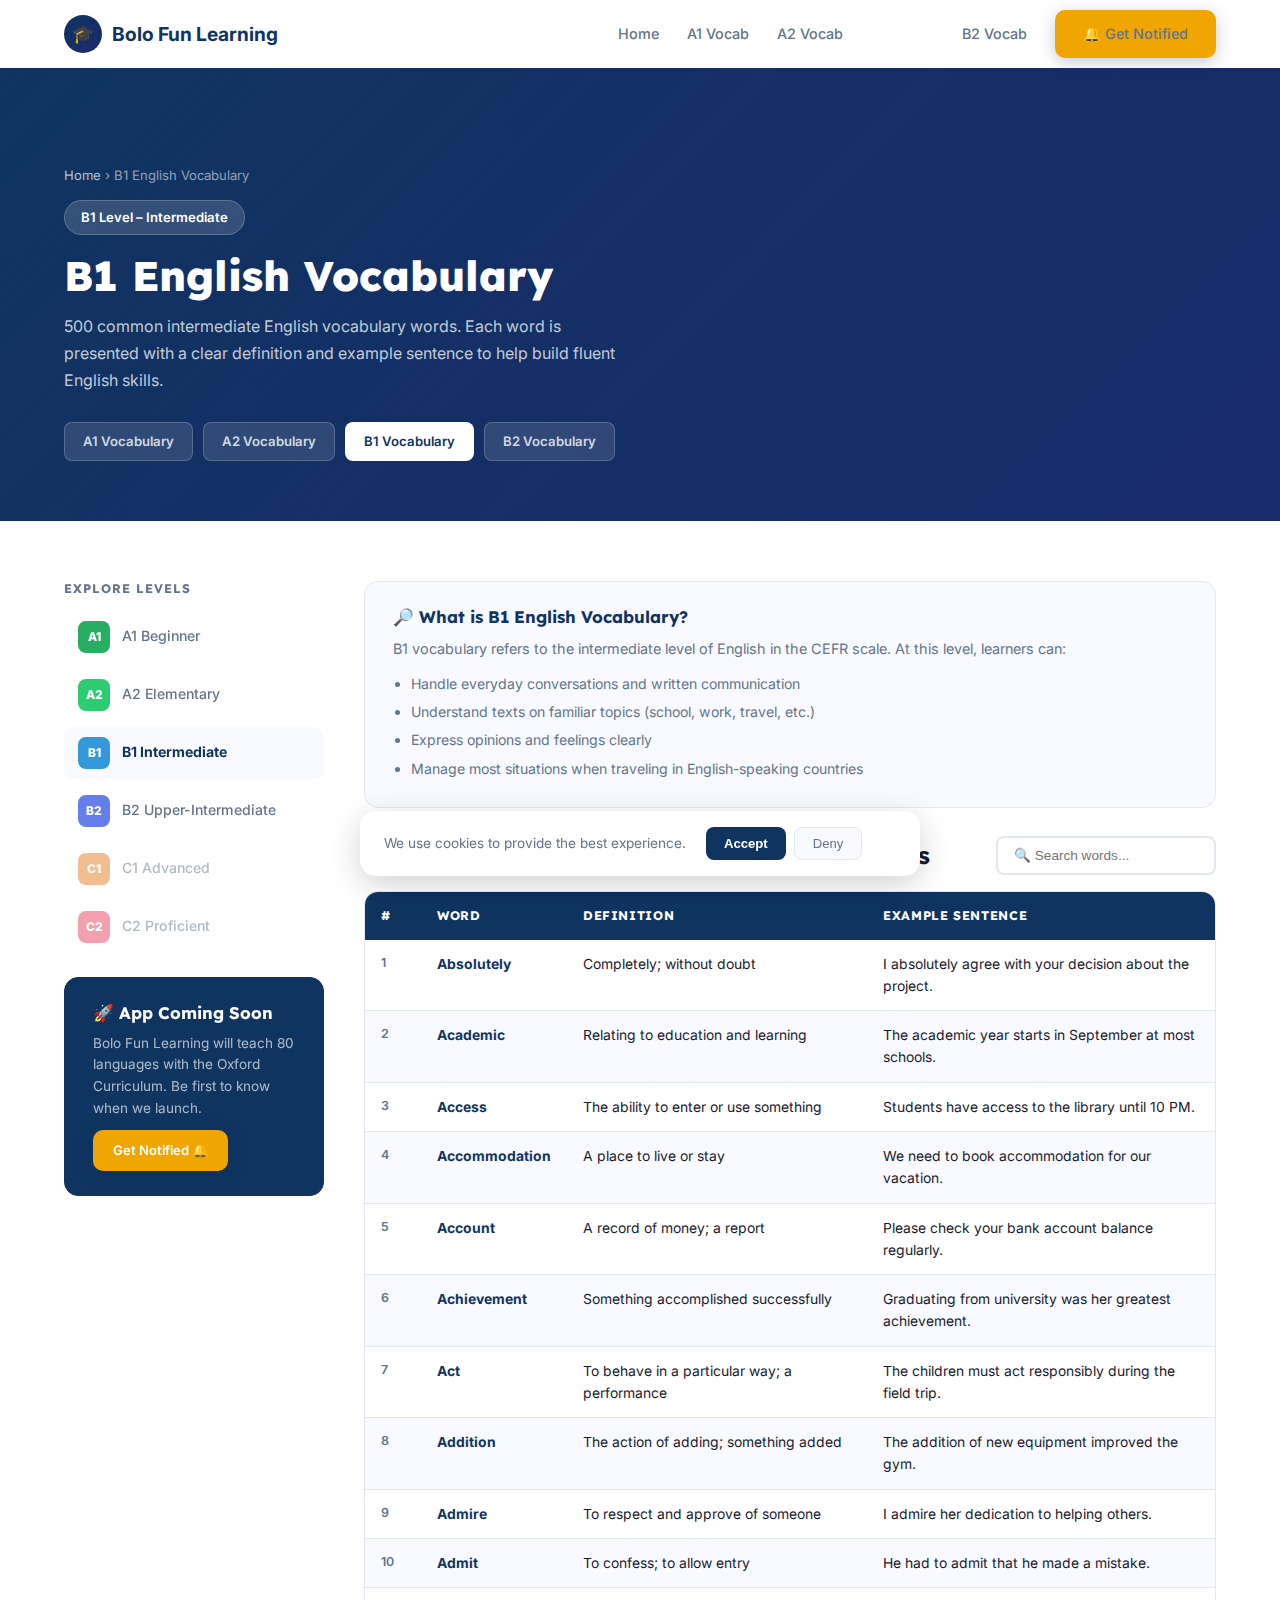
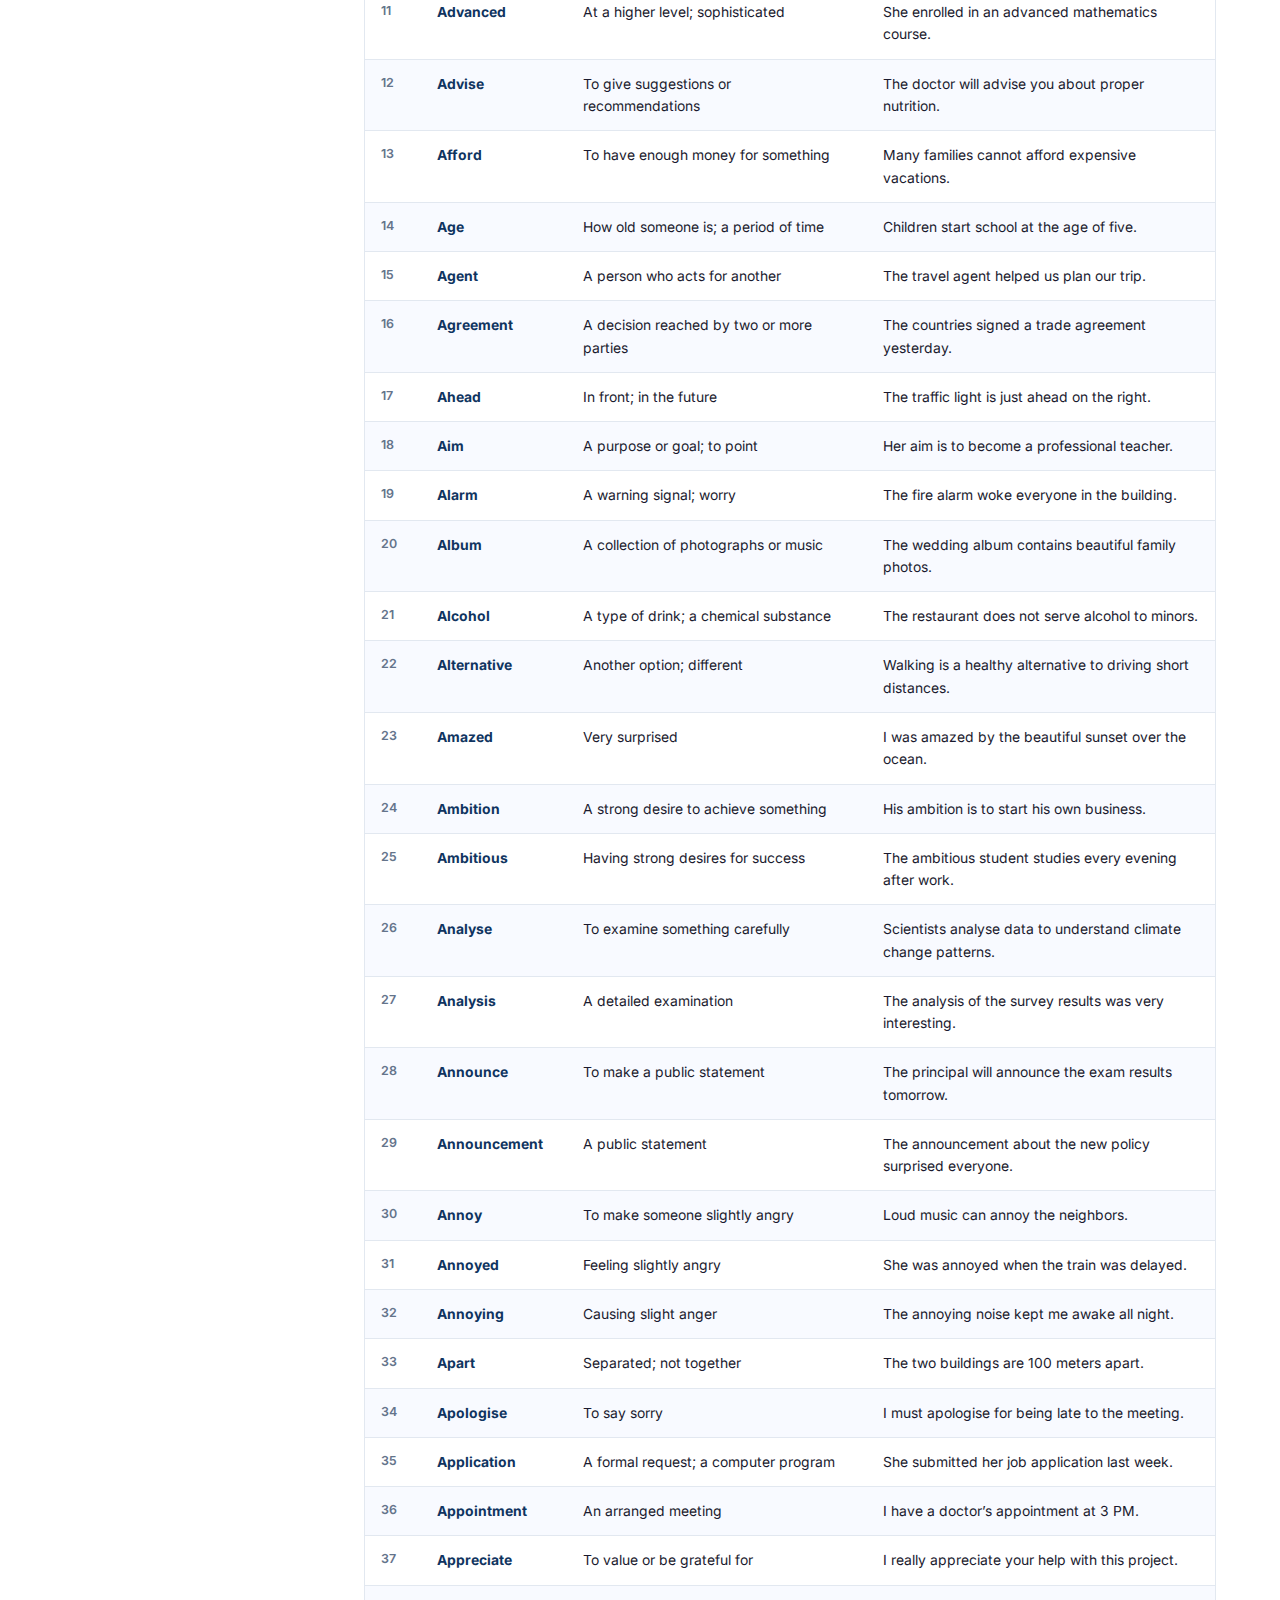
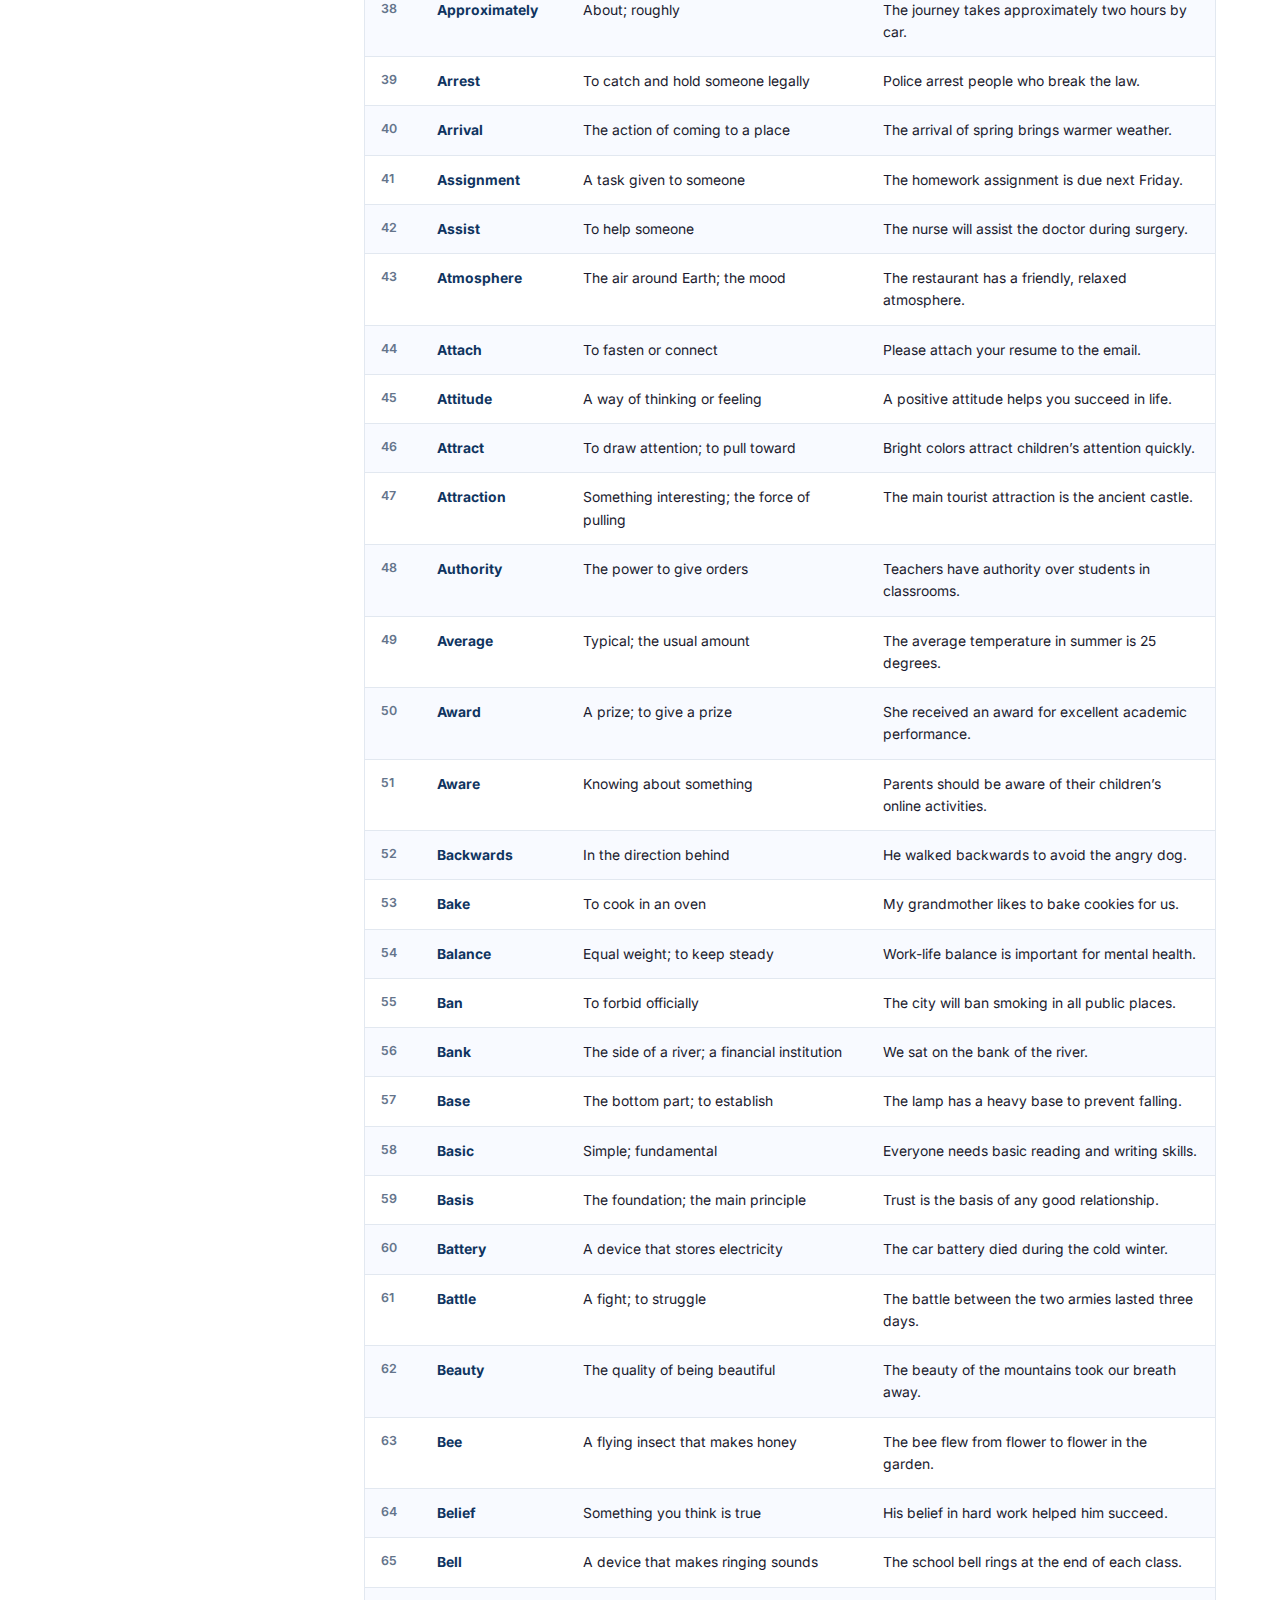
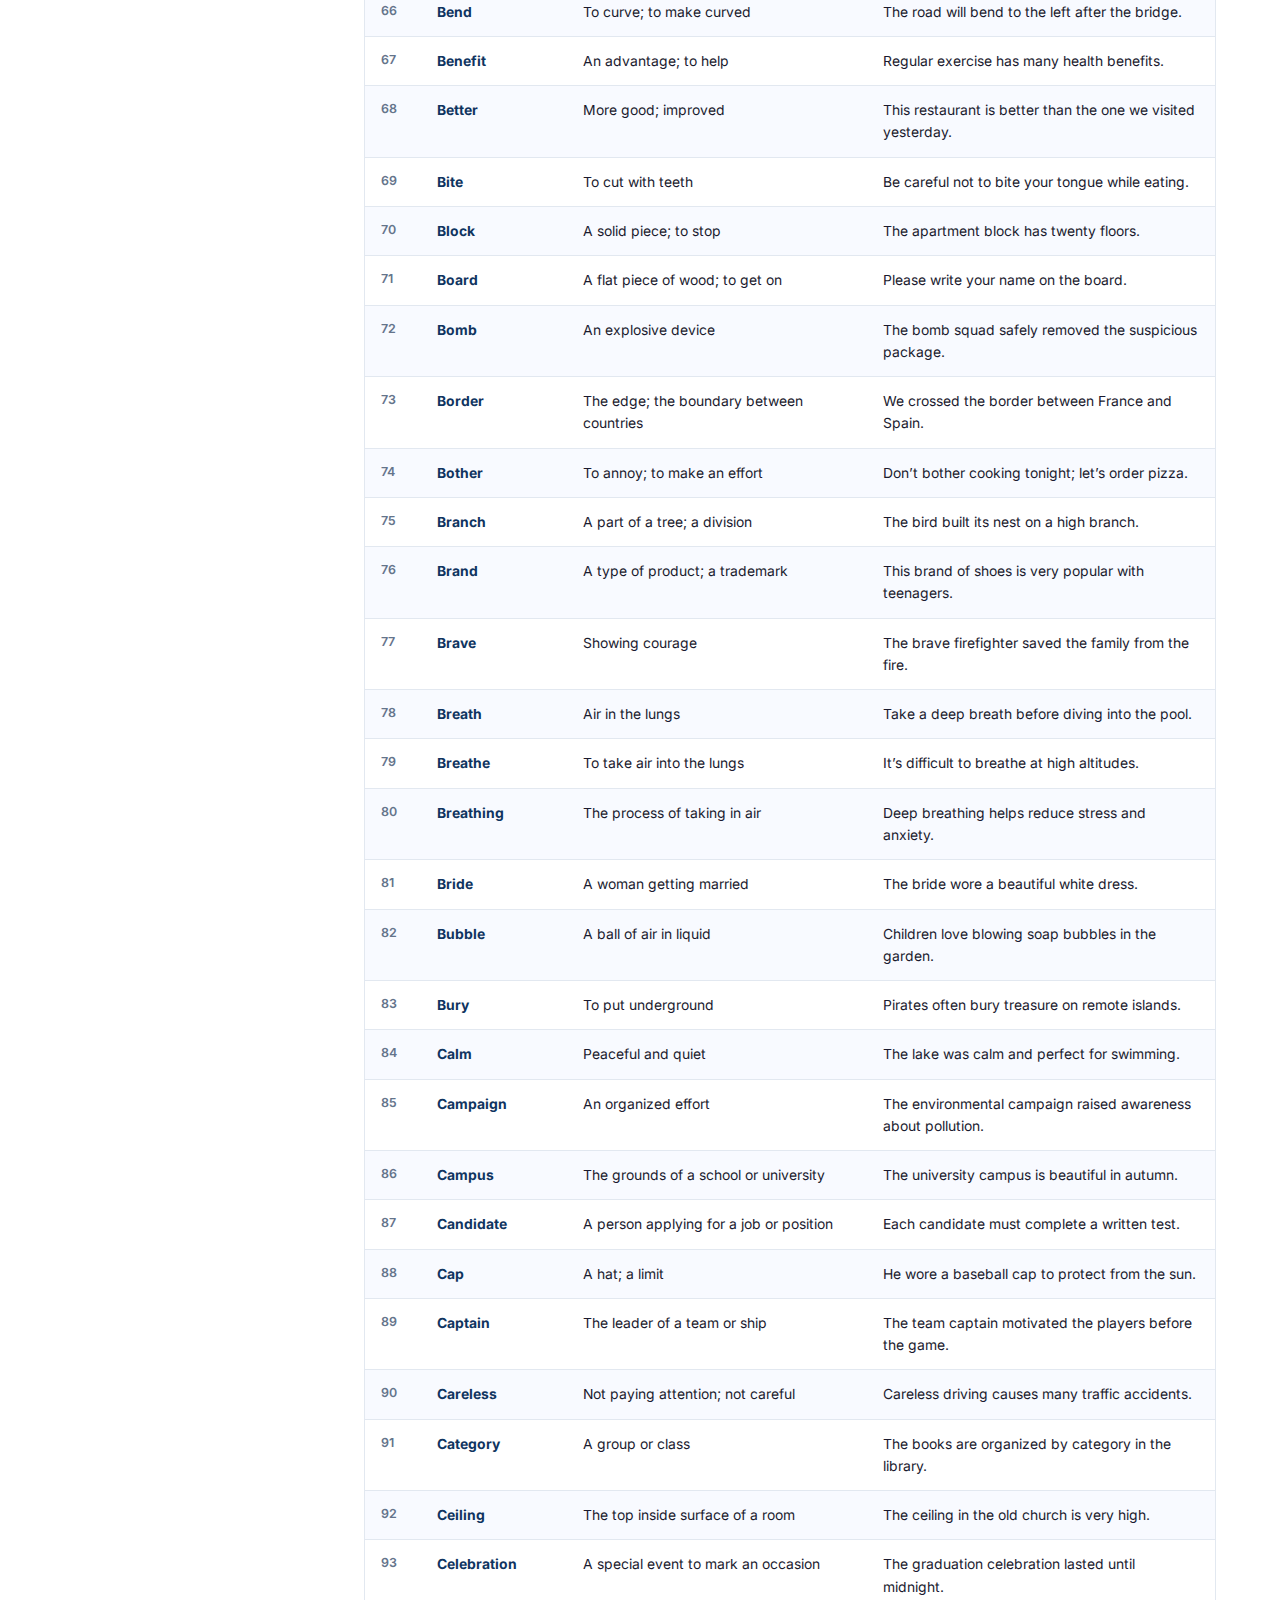
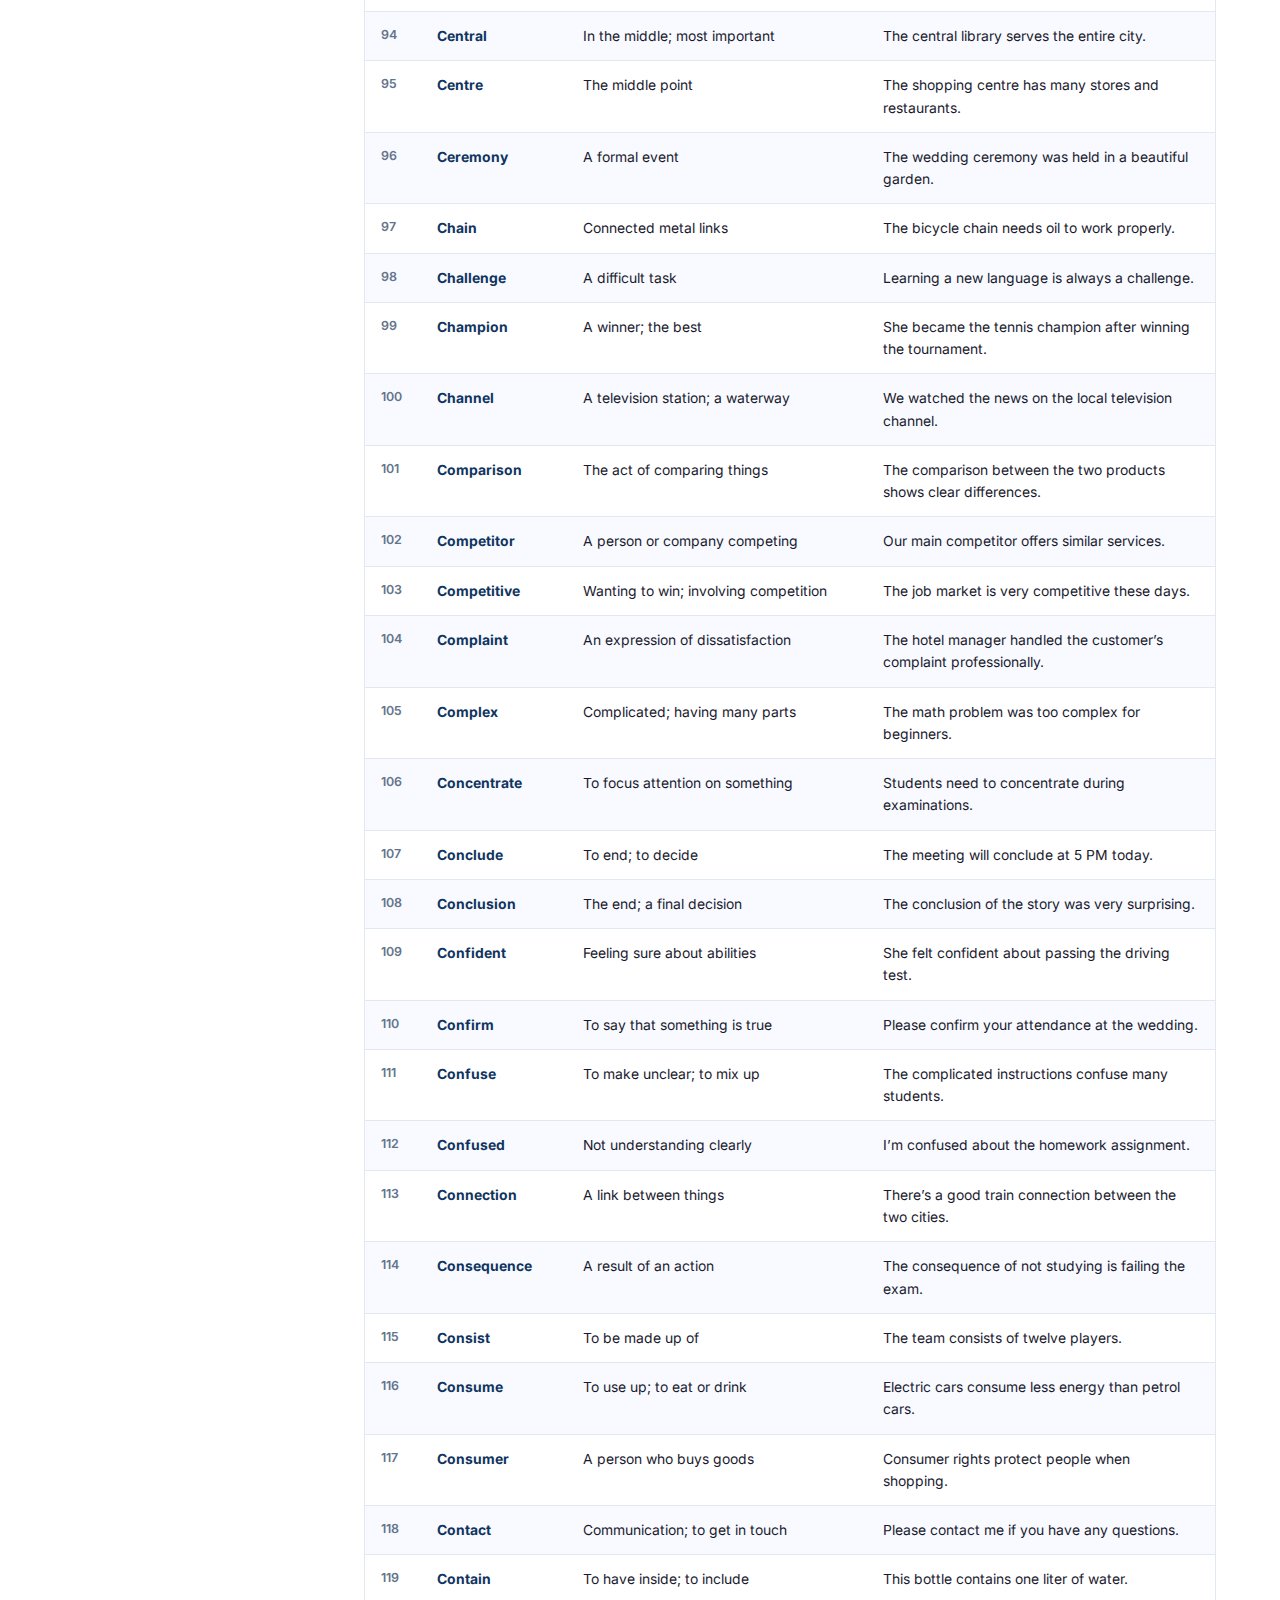
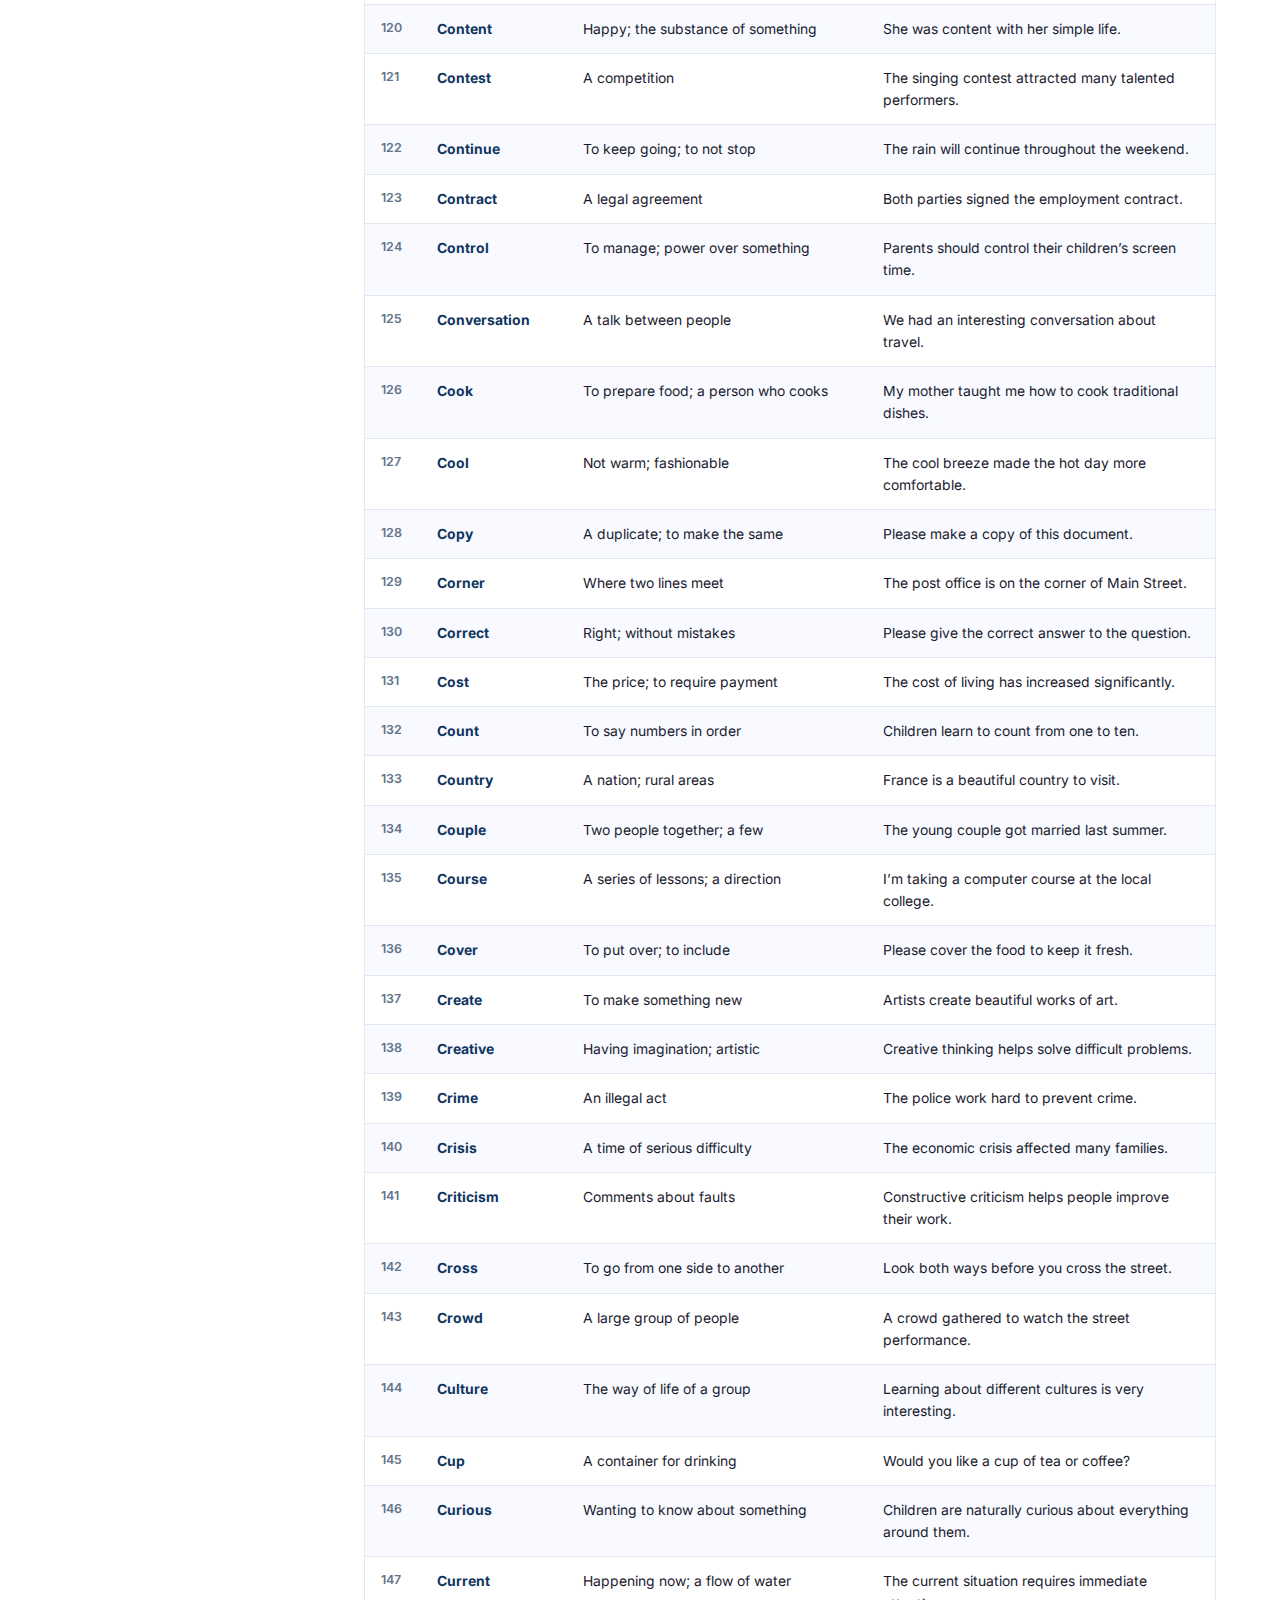
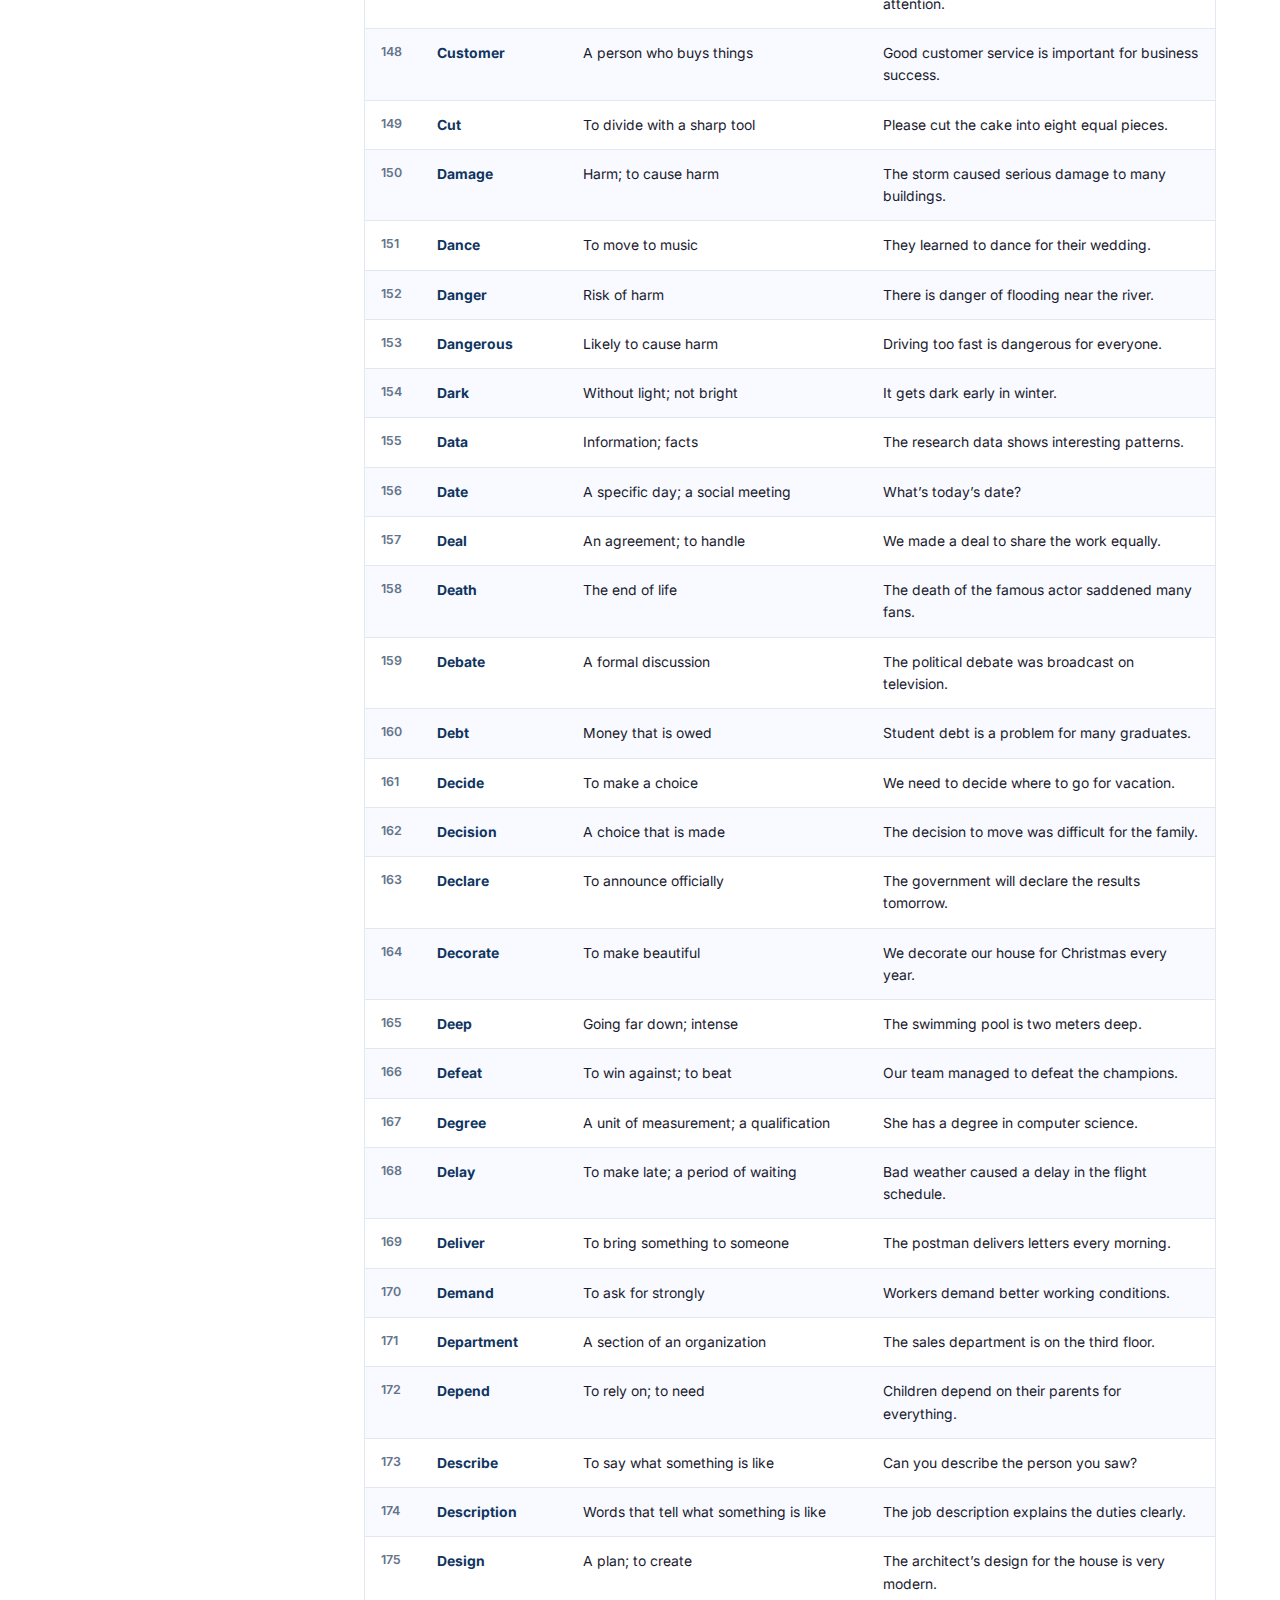
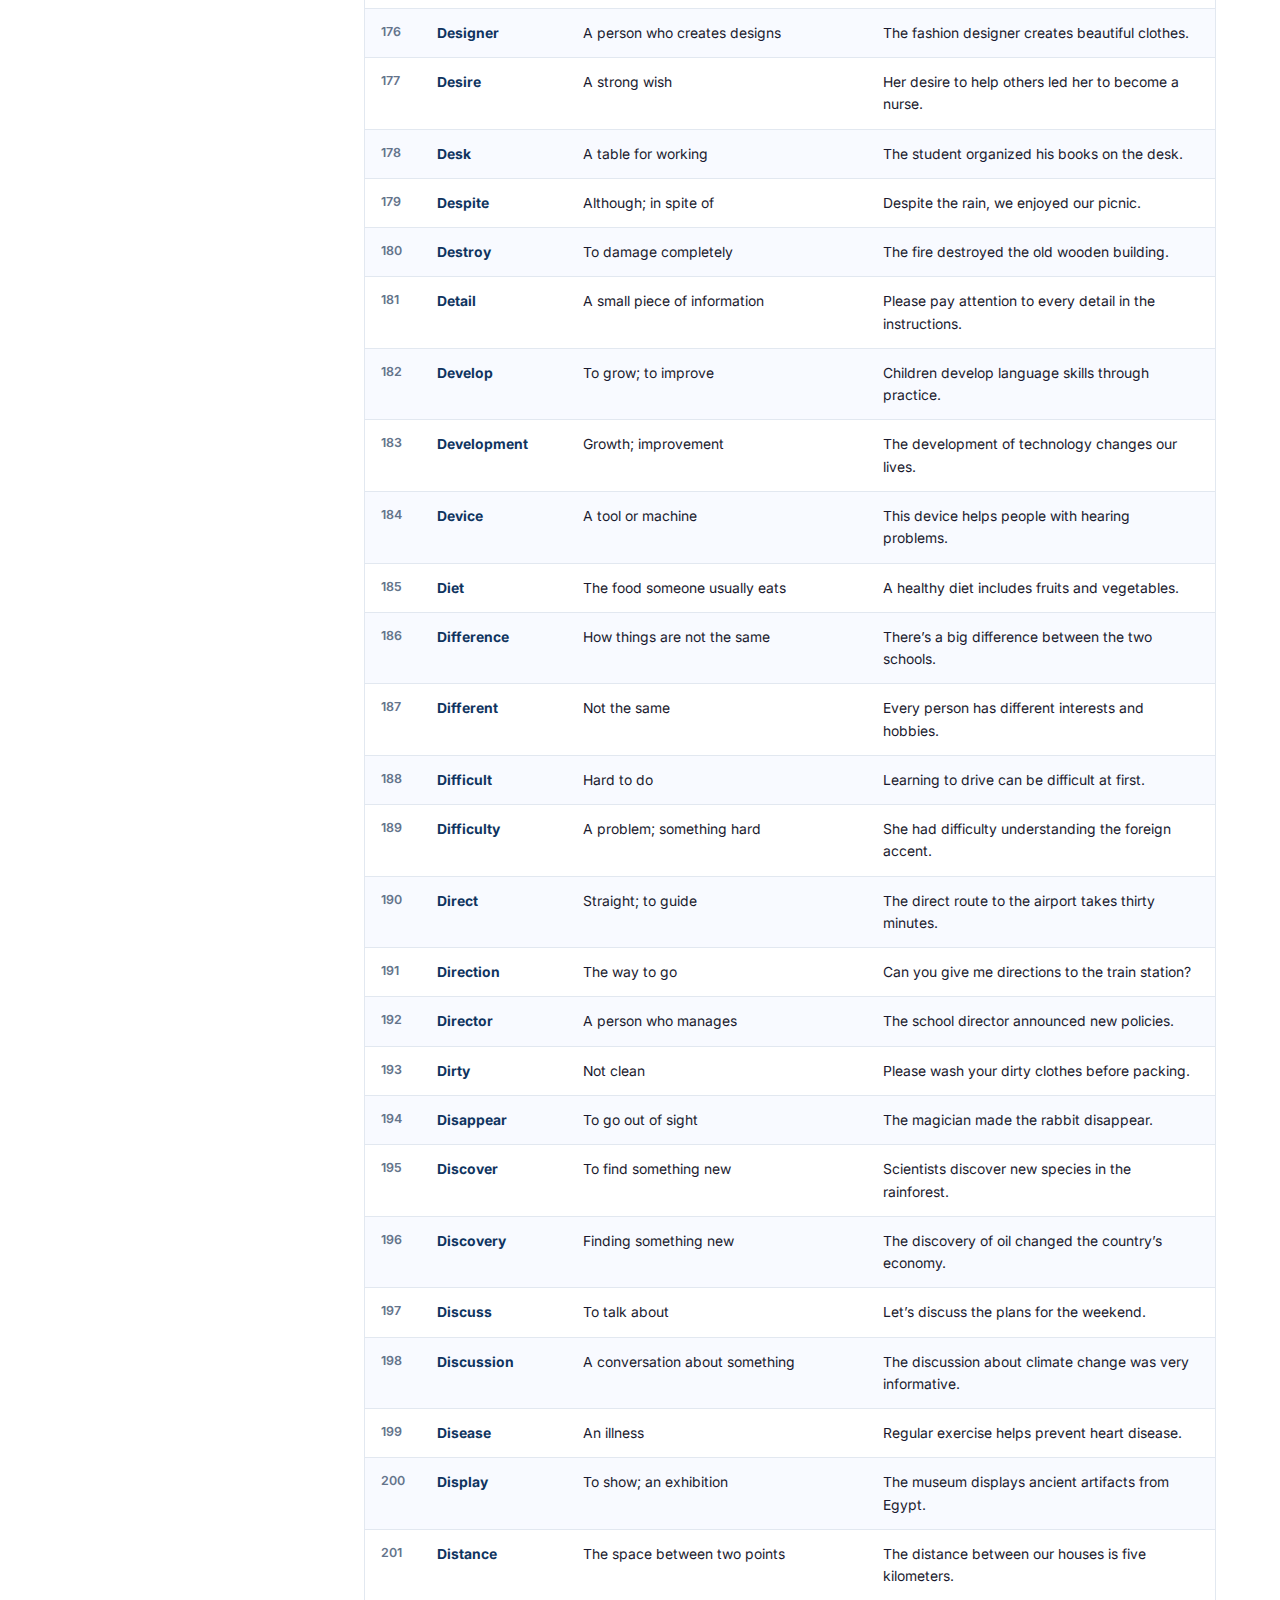
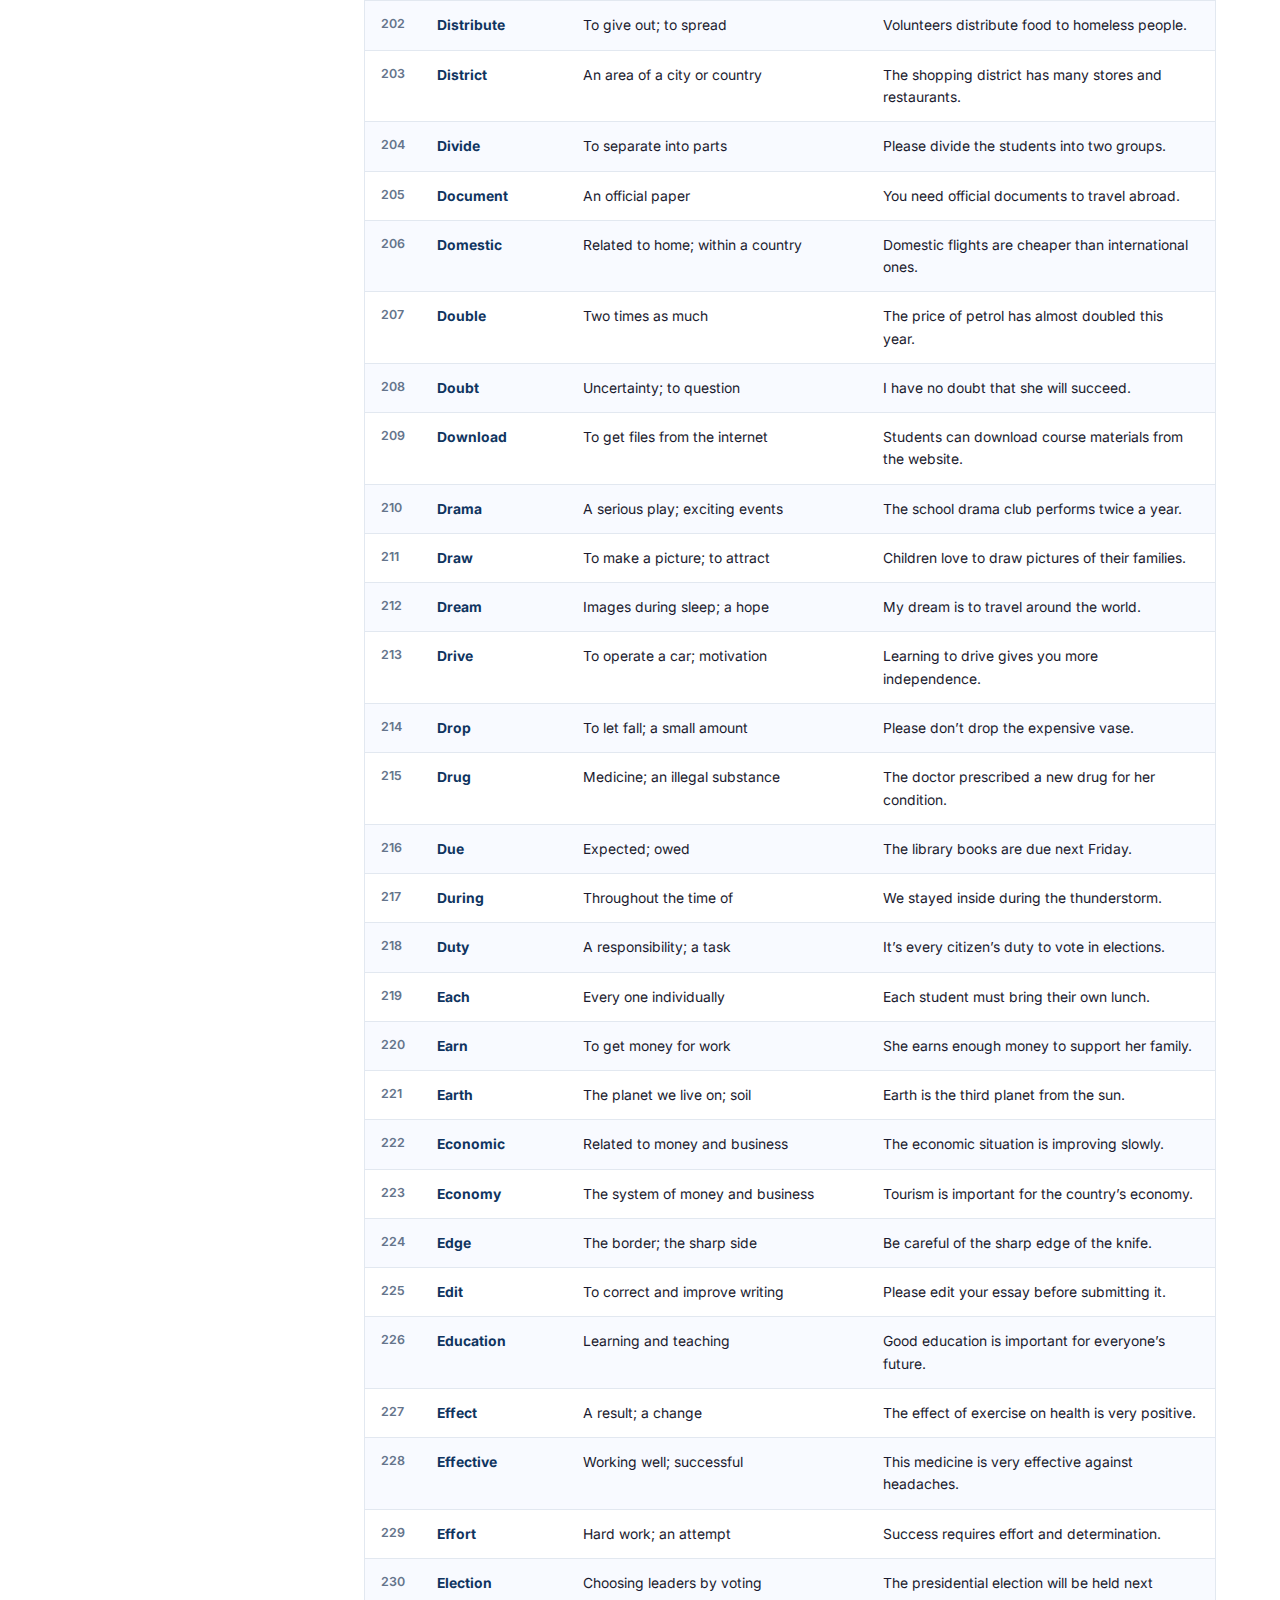
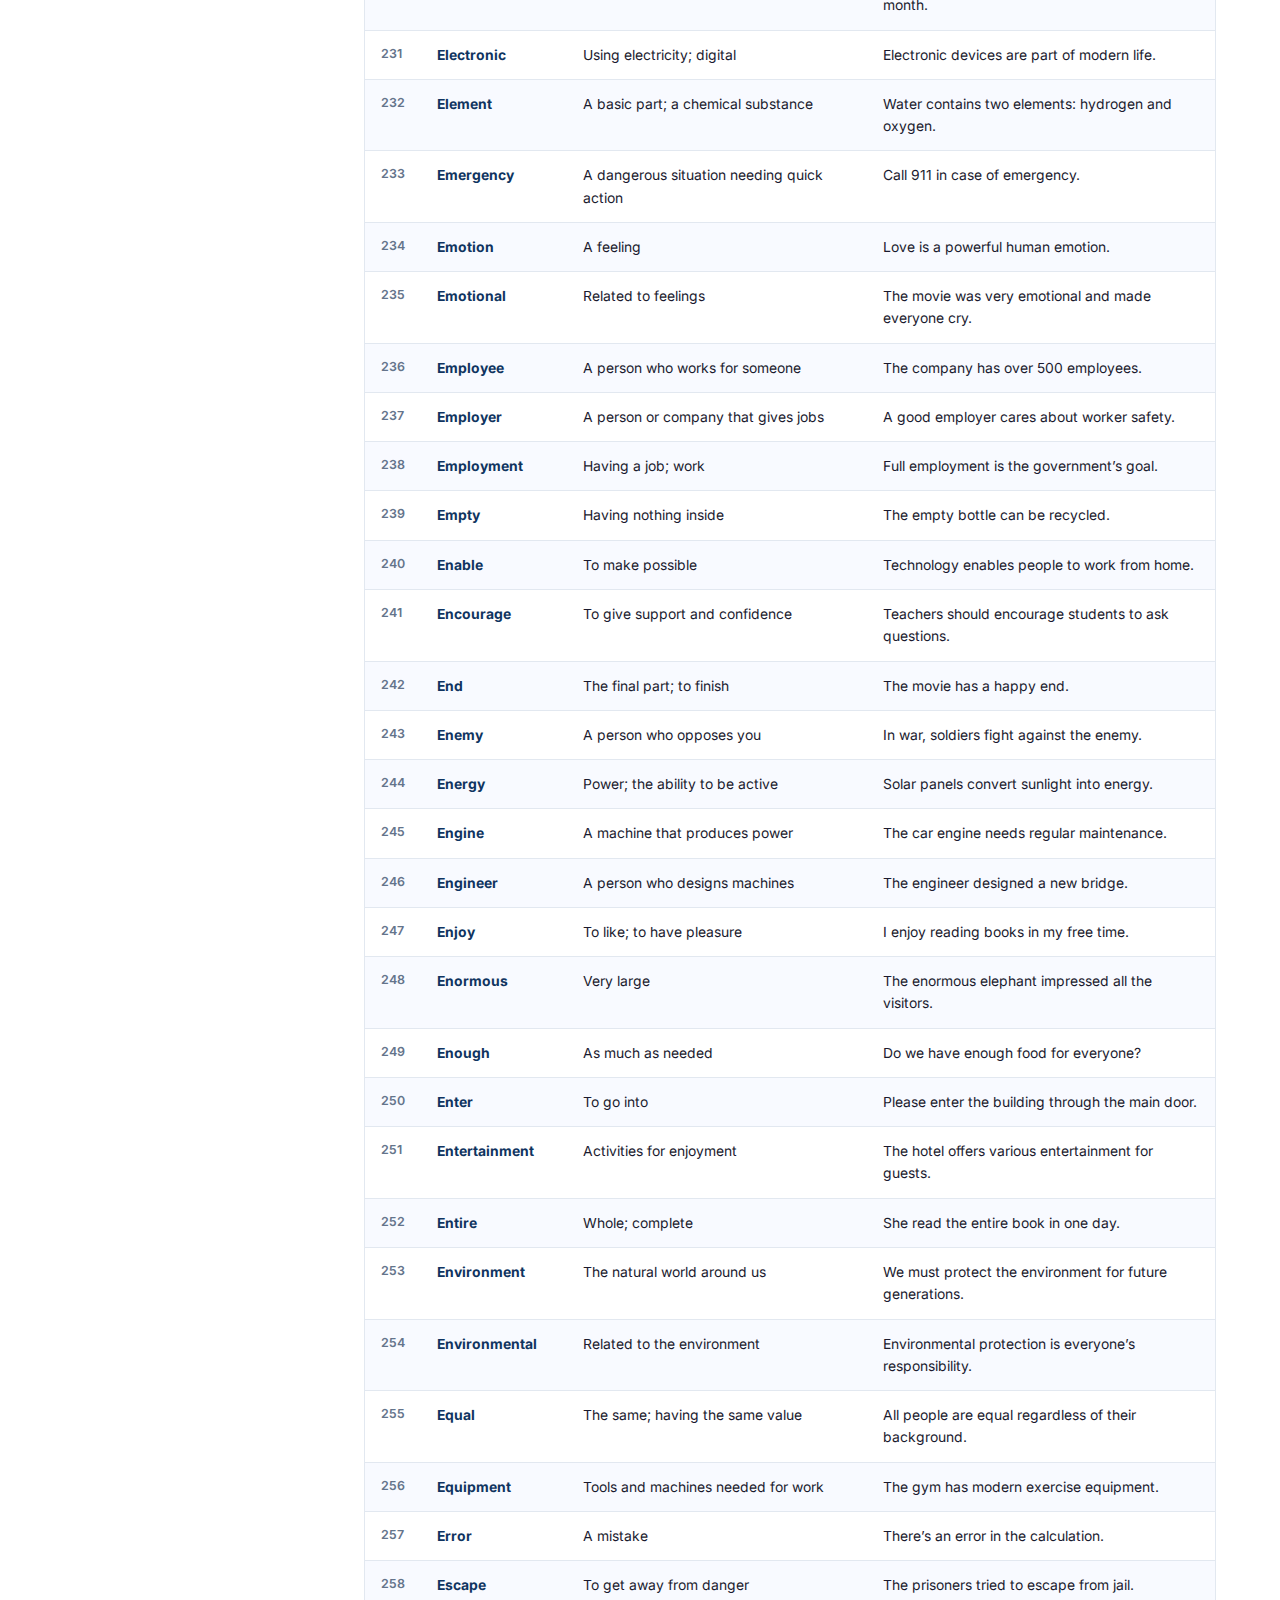
<file: b1-vocabulary.html>
<!DOCTYPE html>
<html lang="en">
<head>
  <meta charset="UTF-8" />
  <meta name="viewport" content="width=device-width, initial-scale=1.0" />
  <meta name="description" content="500 B1 English Vocabulary Words with definitions and example sentences. Essential words for intermediate English learners." />
  <title>B1 English Vocabulary – Bolo Fun Learning</title>
  <link rel="stylesheet" href="css/style.css" />
  <link href="https://fonts.googleapis.com/css2?family=Inter:wght@400;500;600;700;800&display=swap" rel="stylesheet" />
  <style>body{font-family:'Inter',sans-serif}.cta-section-new{background:linear-gradient(135deg,#f0a500 0%,#e94560 60%,#0f3460 100%);padding:80px 0;text-align:center}
.cta-section-new h2{font-family:'Lexend',sans-serif;font-size:2rem;color:#fff;margin-bottom:12px}
.cta-section-new p{color:rgba(255,255,255,.8);font-size:1rem;margin-bottom:28px}
.cta-notify-form{display:flex;gap:10px;justify-content:center}
.cta-notify-form input{flex:1;padding:14px 18px;border:2px solid rgba(255,255,255,.25);border-radius:12px;background:rgba(255,255,255,.12);color:#fff;font-size:.95rem;outline:none;font-family:'Inter',sans-serif}
.cta-notify-form input::placeholder{color:rgba(255,255,255,.45)}
.cta-notify-form input:focus{border-color:#fff}
.cta-notify-form button{background:#fff;color:#0f3460;border:none;border-radius:12px;padding:14px 24px;font-weight:800;font-size:.9rem;cursor:pointer;font-family:'Inter',sans-serif}
.cta-sub{color:rgba(255,255,255,.5);font-size:.8rem;margin-top:12px}
@media(max-width:600px){.cta-notify-form{flex-direction:column}}
</style>
</head>
<body>

<!-- APP DEVELOPMENT BANNER -->
<div class="app-banner">
  <p>🚀 <strong>App Coming Soon!</strong> Bolo Fun Learning will teach <strong>80 languages</strong> using the Oxford Curriculum &amp; our fun, easy learning method. <a href="mailto:support@bolofunlearning.com">Get notified →</a></p>
</div>

<!-- NAVBAR -->
<nav id="navbar">
  <div class="container nav-inner">
    <a href="index.html" class="logo">
      <div class="logo-icon">🎓</div>
      Bolo Fun Learning
    </a>
    <ul class="nav-links" id="navLinks">
      <li><a href="index.html">Home</a></li>
      <li><a href="a1-vocabulary.html">A1 Vocab</a></li>
      <li><a href="a2-vocabulary.html">A2 Vocab</a></li>
      <li><a href="b1-vocabulary.html" class="active" style="color:#fff">B1 Vocab</a></li>
      <li><a href="b2-vocabulary.html">B2 Vocab</a></li>
      <li><a href="index.html#notify" class="btn btn-primary" style="background:#f0a500;border-color:#f0a500">🔔 Get Notified</a></li>
    </ul>
    <div class="hamburger" id="hamburger"><span></span><span></span><span></span></div>
  </div>
</nav>

<!-- VOCAB HERO -->
<section class="vocab-hero">
  <div class="container">
    <div class="breadcrumb"><a href="index.html">Home</a> › <span>B1 English Vocabulary</span></div>
    <div class="level-pill">B1 Level – Intermediate</div>
    <h1>B1 English Vocabulary</h1>
    <p>500 common intermediate English vocabulary words. Each word is presented with a clear definition and example sentence to help build fluent English skills.</p>
    <div class="vocab-nav-pills">
      <a class="v-pill" href="a1-vocabulary.html">A1 Vocabulary</a>
      <a class="v-pill" href="a2-vocabulary.html">A2 Vocabulary</a>
      <a class="v-pill active" href="b1-vocabulary.html">B1 Vocabulary</a>
      <a class="v-pill" href="b2-vocabulary.html">B2 Vocabulary</a>
    </div>
  </div>
</section>

<!-- MAIN CONTENT -->
<section class="vocab-section">
  <div class="container">
    <div class="vocab-layout">

      <!-- Sidebar -->
      <aside class="vocab-sidebar">
        <h4>Explore Levels</h4>
        <nav class="level-nav-list">
          <a href="a1-vocabulary.html">
            <div class="lbadge" style="background:#27ae60;color:#fff">A1</div> A1 Beginner
          </a>
          <a href="a2-vocabulary.html">
            <div class="lbadge" style="background:#2ecc71;color:#fff">A2</div> A2 Elementary
          </a>
          <a href="b1-vocabulary.html" class="active">
            <div class="lbadge" style="background:#3498db;color:#fff">B1</div> B1 Intermediate
          </a>
          <a href="b2-vocabulary.html">
            <div class="lbadge" style="background:#667eea;color:#fff">B2</div> B2 Upper-Intermediate
          </a>
          <a href="#" onclick="return false;" style="opacity:.5;cursor:not-allowed">
            <div class="lbadge" style="background:#e67e22;color:#fff">C1</div> C1 Advanced
          </a>
          <a href="#" onclick="return false;" style="opacity:.5;cursor:not-allowed">
            <div class="lbadge" style="background:#e94560;color:#fff">C2</div> C2 Proficient
          </a>
        </nav>
        <div class="vocab-info-box" style="margin-top:24px;background:#0f3460;border-color:#0f3460">
          <h3 style="color:#fff">🚀 App Coming Soon</h3>
          <p style="font-size:.85rem;color:rgba(255,255,255,.65)">Bolo Fun Learning will teach 80 languages with the Oxford Curriculum. Be first to know when we launch.</p>
          <a href="index.html#notify" class="btn btn-primary" style="font-size:.82rem;padding:10px 20px;margin-top:10px;background:#f0a500;border:none">Get Notified 🔔</a>
        </div>
      </aside>

      <!-- Main area -->
      <div>

        <!-- What is box -->
        <div class="vocab-info-box">
          <h3>🔎 What is B1 English Vocabulary?</h3>
          <p style="font-size:.9rem;color:var(--text-light);margin-bottom:10px">B1 vocabulary refers to the intermediate level of English in the CEFR scale. At this level, learners can:</p>
          <ul>
            <li>Handle everyday conversations and written communication</li>
            <li>Understand texts on familiar topics (school, work, travel, etc.)</li>
            <li>Express opinions and feelings clearly</li>
            <li>Manage most situations when traveling in English-speaking countries</li>
          </ul>
        </div>

        <!-- Search -->
        <div style="margin:24px 0 16px;display:flex;gap:12px;align-items:center">
          <h2 style="margin:0">📚 500 Common B1 English Vocabulary Words</h2>
          <input type="text" id="vocabSearch" placeholder="🔍 Search words..." style="margin-left:auto;padding:10px 16px;border:2px solid var(--border);border-radius:8px;font-size:.85rem;outline:none;width:220px" />
        </div>

        <!-- Table -->
        <div class="vocab-table-wrap">
          <table class="vocab-table">
            <thead>
              <tr>
                <th>#</th>
                <th>Word</th>
                <th>Definition</th>
                <th>Example Sentence</th>
              </tr>
            </thead>
            <tbody id="vocabBody">
              <tr><td>1</td><td>Absolutely</td><td>Completely; without doubt</td><td>I absolutely agree with your decision about the project.</td></tr>
              <tr><td>2</td><td>Academic</td><td>Relating to education and learning</td><td>The academic year starts in September at most schools.</td></tr>
              <tr><td>3</td><td>Access</td><td>The ability to enter or use something</td><td>Students have access to the library until 10 PM.</td></tr>
              <tr><td>4</td><td>Accommodation</td><td>A place to live or stay</td><td>We need to book accommodation for our vacation.</td></tr>
              <tr><td>5</td><td>Account</td><td>A record of money; a report</td><td>Please check your bank account balance regularly.</td></tr>
              <tr><td>6</td><td>Achievement</td><td>Something accomplished successfully</td><td>Graduating from university was her greatest achievement.</td></tr>
              <tr><td>7</td><td>Act</td><td>To behave in a particular way; a performance</td><td>The children must act responsibly during the field trip.</td></tr>
              <tr><td>8</td><td>Addition</td><td>The action of adding; something added</td><td>The addition of new equipment improved the gym.</td></tr>
              <tr><td>9</td><td>Admire</td><td>To respect and approve of someone</td><td>I admire her dedication to helping others.</td></tr>
              <tr><td>10</td><td>Admit</td><td>To confess; to allow entry</td><td>He had to admit that he made a mistake.</td></tr>
              <tr><td>11</td><td>Advanced</td><td>At a higher level; sophisticated</td><td>She enrolled in an advanced mathematics course.</td></tr>
              <tr><td>12</td><td>Advise</td><td>To give suggestions or recommendations</td><td>The doctor will advise you about proper nutrition.</td></tr>
              <tr><td>13</td><td>Afford</td><td>To have enough money for something</td><td>Many families cannot afford expensive vacations.</td></tr>
              <tr><td>14</td><td>Age</td><td>How old someone is; a period of time</td><td>Children start school at the age of five.</td></tr>
              <tr><td>15</td><td>Agent</td><td>A person who acts for another</td><td>The travel agent helped us plan our trip.</td></tr>
              <tr><td>16</td><td>Agreement</td><td>A decision reached by two or more parties</td><td>The countries signed a trade agreement yesterday.</td></tr>
              <tr><td>17</td><td>Ahead</td><td>In front; in the future</td><td>The traffic light is just ahead on the right.</td></tr>
              <tr><td>18</td><td>Aim</td><td>A purpose or goal; to point</td><td>Her aim is to become a professional teacher.</td></tr>
              <tr><td>19</td><td>Alarm</td><td>A warning signal; worry</td><td>The fire alarm woke everyone in the building.</td></tr>
              <tr><td>20</td><td>Album</td><td>A collection of photographs or music</td><td>The wedding album contains beautiful family photos.</td></tr>
              <tr><td>21</td><td>Alcohol</td><td>A type of drink; a chemical substance</td><td>The restaurant does not serve alcohol to minors.</td></tr>
              <tr><td>22</td><td>Alternative</td><td>Another option; different</td><td>Walking is a healthy alternative to driving short distances.</td></tr>
              <tr><td>23</td><td>Amazed</td><td>Very surprised</td><td>I was amazed by the beautiful sunset over the ocean.</td></tr>
              <tr><td>24</td><td>Ambition</td><td>A strong desire to achieve something</td><td>His ambition is to start his own business.</td></tr>
              <tr><td>25</td><td>Ambitious</td><td>Having strong desires for success</td><td>The ambitious student studies every evening after work.</td></tr>
              <tr><td>26</td><td>Analyse</td><td>To examine something carefully</td><td>Scientists analyse data to understand climate change patterns.</td></tr>
              <tr><td>27</td><td>Analysis</td><td>A detailed examination</td><td>The analysis of the survey results was very interesting.</td></tr>
              <tr><td>28</td><td>Announce</td><td>To make a public statement</td><td>The principal will announce the exam results tomorrow.</td></tr>
              <tr><td>29</td><td>Announcement</td><td>A public statement</td><td>The announcement about the new policy surprised everyone.</td></tr>
              <tr><td>30</td><td>Annoy</td><td>To make someone slightly angry</td><td>Loud music can annoy the neighbors.</td></tr>
              <tr><td>31</td><td>Annoyed</td><td>Feeling slightly angry</td><td>She was annoyed when the train was delayed.</td></tr>
              <tr><td>32</td><td>Annoying</td><td>Causing slight anger</td><td>The annoying noise kept me awake all night.</td></tr>
              <tr><td>33</td><td>Apart</td><td>Separated; not together</td><td>The two buildings are 100 meters apart.</td></tr>
              <tr><td>34</td><td>Apologise</td><td>To say sorry</td><td>I must apologise for being late to the meeting.</td></tr>
              <tr><td>35</td><td>Application</td><td>A formal request; a computer program</td><td>She submitted her job application last week.</td></tr>
              <tr><td>36</td><td>Appointment</td><td>An arranged meeting</td><td>I have a doctor&#8217;s appointment at 3 PM.</td></tr>
              <tr><td>37</td><td>Appreciate</td><td>To value or be grateful for</td><td>I really appreciate your help with this project.</td></tr>
              <tr><td>38</td><td>Approximately</td><td>About; roughly</td><td>The journey takes approximately two hours by car.</td></tr>
              <tr><td>39</td><td>Arrest</td><td>To catch and hold someone legally</td><td>Police arrest people who break the law.</td></tr>
              <tr><td>40</td><td>Arrival</td><td>The action of coming to a place</td><td>The arrival of spring brings warmer weather.</td></tr>
              <tr><td>41</td><td>Assignment</td><td>A task given to someone</td><td>The homework assignment is due next Friday.</td></tr>
              <tr><td>42</td><td>Assist</td><td>To help someone</td><td>The nurse will assist the doctor during surgery.</td></tr>
              <tr><td>43</td><td>Atmosphere</td><td>The air around Earth; the mood</td><td>The restaurant has a friendly, relaxed atmosphere.</td></tr>
              <tr><td>44</td><td>Attach</td><td>To fasten or connect</td><td>Please attach your resume to the email.</td></tr>
              <tr><td>45</td><td>Attitude</td><td>A way of thinking or feeling</td><td>A positive attitude helps you succeed in life.</td></tr>
              <tr><td>46</td><td>Attract</td><td>To draw attention; to pull toward</td><td>Bright colors attract children&#8217;s attention quickly.</td></tr>
              <tr><td>47</td><td>Attraction</td><td>Something interesting; the force of pulling</td><td>The main tourist attraction is the ancient castle.</td></tr>
              <tr><td>48</td><td>Authority</td><td>The power to give orders</td><td>Teachers have authority over students in classrooms.</td></tr>
              <tr><td>49</td><td>Average</td><td>Typical; the usual amount</td><td>The average temperature in summer is 25 degrees.</td></tr>
              <tr><td>50</td><td>Award</td><td>A prize; to give a prize</td><td>She received an award for excellent academic performance.</td></tr>
              <tr><td>51</td><td>Aware</td><td>Knowing about something</td><td>Parents should be aware of their children&#8217;s online activities.</td></tr>
              <tr><td>52</td><td>Backwards</td><td>In the direction behind</td><td>He walked backwards to avoid the angry dog.</td></tr>
              <tr><td>53</td><td>Bake</td><td>To cook in an oven</td><td>My grandmother likes to bake cookies for us.</td></tr>
              <tr><td>54</td><td>Balance</td><td>Equal weight; to keep steady</td><td>Work-life balance is important for mental health.</td></tr>
              <tr><td>55</td><td>Ban</td><td>To forbid officially</td><td>The city will ban smoking in all public places.</td></tr>
              <tr><td>56</td><td>Bank</td><td>The side of a river; a financial institution</td><td>We sat on the bank of the river.</td></tr>
              <tr><td>57</td><td>Base</td><td>The bottom part; to establish</td><td>The lamp has a heavy base to prevent falling.</td></tr>
              <tr><td>58</td><td>Basic</td><td>Simple; fundamental</td><td>Everyone needs basic reading and writing skills.</td></tr>
              <tr><td>59</td><td>Basis</td><td>The foundation; the main principle</td><td>Trust is the basis of any good relationship.</td></tr>
              <tr><td>60</td><td>Battery</td><td>A device that stores electricity</td><td>The car battery died during the cold winter.</td></tr>
              <tr><td>61</td><td>Battle</td><td>A fight; to struggle</td><td>The battle between the two armies lasted three days.</td></tr>
              <tr><td>62</td><td>Beauty</td><td>The quality of being beautiful</td><td>The beauty of the mountains took our breath away.</td></tr>
              <tr><td>63</td><td>Bee</td><td>A flying insect that makes honey</td><td>The bee flew from flower to flower in the garden.</td></tr>
              <tr><td>64</td><td>Belief</td><td>Something you think is true</td><td>His belief in hard work helped him succeed.</td></tr>
              <tr><td>65</td><td>Bell</td><td>A device that makes ringing sounds</td><td>The school bell rings at the end of each class.</td></tr>
              <tr><td>66</td><td>Bend</td><td>To curve; to make curved</td><td>The road will bend to the left after the bridge.</td></tr>
              <tr><td>67</td><td>Benefit</td><td>An advantage; to help</td><td>Regular exercise has many health benefits.</td></tr>
              <tr><td>68</td><td>Better</td><td>More good; improved</td><td>This restaurant is better than the one we visited yesterday.</td></tr>
              <tr><td>69</td><td>Bite</td><td>To cut with teeth</td><td>Be careful not to bite your tongue while eating.</td></tr>
              <tr><td>70</td><td>Block</td><td>A solid piece; to stop</td><td>The apartment block has twenty floors.</td></tr>
              <tr><td>71</td><td>Board</td><td>A flat piece of wood; to get on</td><td>Please write your name on the board.</td></tr>
              <tr><td>72</td><td>Bomb</td><td>An explosive device</td><td>The bomb squad safely removed the suspicious package.</td></tr>
              <tr><td>73</td><td>Border</td><td>The edge; the boundary between countries</td><td>We crossed the border between France and Spain.</td></tr>
              <tr><td>74</td><td>Bother</td><td>To annoy; to make an effort</td><td>Don&#8217;t bother cooking tonight; let&#8217;s order pizza.</td></tr>
              <tr><td>75</td><td>Branch</td><td>A part of a tree; a division</td><td>The bird built its nest on a high branch.</td></tr>
              <tr><td>76</td><td>Brand</td><td>A type of product; a trademark</td><td>This brand of shoes is very popular with teenagers.</td></tr>
              <tr><td>77</td><td>Brave</td><td>Showing courage</td><td>The brave firefighter saved the family from the fire.</td></tr>
              <tr><td>78</td><td>Breath</td><td>Air in the lungs</td><td>Take a deep breath before diving into the pool.</td></tr>
              <tr><td>79</td><td>Breathe</td><td>To take air into the lungs</td><td>It&#8217;s difficult to breathe at high altitudes.</td></tr>
              <tr><td>80</td><td>Breathing</td><td>The process of taking in air</td><td>Deep breathing helps reduce stress and anxiety.</td></tr>
              <tr><td>81</td><td>Bride</td><td>A woman getting married</td><td>The bride wore a beautiful white dress.</td></tr>
              <tr><td>82</td><td>Bubble</td><td>A ball of air in liquid</td><td>Children love blowing soap bubbles in the garden.</td></tr>
              <tr><td>83</td><td>Bury</td><td>To put underground</td><td>Pirates often bury treasure on remote islands.</td></tr>
              <tr><td>84</td><td>Calm</td><td>Peaceful and quiet</td><td>The lake was calm and perfect for swimming.</td></tr>
              <tr><td>85</td><td>Campaign</td><td>An organized effort</td><td>The environmental campaign raised awareness about pollution.</td></tr>
              <tr><td>86</td><td>Campus</td><td>The grounds of a school or university</td><td>The university campus is beautiful in autumn.</td></tr>
              <tr><td>87</td><td>Candidate</td><td>A person applying for a job or position</td><td>Each candidate must complete a written test.</td></tr>
              <tr><td>88</td><td>Cap</td><td>A hat; a limit</td><td>He wore a baseball cap to protect from the sun.</td></tr>
              <tr><td>89</td><td>Captain</td><td>The leader of a team or ship</td><td>The team captain motivated the players before the game.</td></tr>
              <tr><td>90</td><td>Careless</td><td>Not paying attention; not careful</td><td>Careless driving causes many traffic accidents.</td></tr>
              <tr><td>91</td><td>Category</td><td>A group or class</td><td>The books are organized by category in the library.</td></tr>
              <tr><td>92</td><td>Ceiling</td><td>The top inside surface of a room</td><td>The ceiling in the old church is very high.</td></tr>
              <tr><td>93</td><td>Celebration</td><td>A special event to mark an occasion</td><td>The graduation celebration lasted until midnight.</td></tr>
              <tr><td>94</td><td>Central</td><td>In the middle; most important</td><td>The central library serves the entire city.</td></tr>
              <tr><td>95</td><td>Centre</td><td>The middle point</td><td>The shopping centre has many stores and restaurants.</td></tr>
              <tr><td>96</td><td>Ceremony</td><td>A formal event</td><td>The wedding ceremony was held in a beautiful garden.</td></tr>
              <tr><td>97</td><td>Chain</td><td>Connected metal links</td><td>The bicycle chain needs oil to work properly.</td></tr>
              <tr><td>98</td><td>Challenge</td><td>A difficult task</td><td>Learning a new language is always a challenge.</td></tr>
              <tr><td>99</td><td>Champion</td><td>A winner; the best</td><td>She became the tennis champion after winning the tournament.</td></tr>
              <tr><td>100</td><td>Channel</td><td>A television station; a waterway</td><td>We watched the news on the local television channel.</td></tr>
              <tr><td>101</td><td>Comparison</td><td>The act of comparing things</td><td>The comparison between the two products shows clear differences.</td></tr>
              <tr><td>102</td><td>Competitor</td><td>A person or company competing</td><td>Our main competitor offers similar services.</td></tr>
              <tr><td>103</td><td>Competitive</td><td>Wanting to win; involving competition</td><td>The job market is very competitive these days.</td></tr>
              <tr><td>104</td><td>Complaint</td><td>An expression of dissatisfaction</td><td>The hotel manager handled the customer&#8217;s complaint professionally.</td></tr>
              <tr><td>105</td><td>Complex</td><td>Complicated; having many parts</td><td>The math problem was too complex for beginners.</td></tr>
              <tr><td>106</td><td>Concentrate</td><td>To focus attention on something</td><td>Students need to concentrate during examinations.</td></tr>
              <tr><td>107</td><td>Conclude</td><td>To end; to decide</td><td>The meeting will conclude at 5 PM today.</td></tr>
              <tr><td>108</td><td>Conclusion</td><td>The end; a final decision</td><td>The conclusion of the story was very surprising.</td></tr>
              <tr><td>109</td><td>Confident</td><td>Feeling sure about abilities</td><td>She felt confident about passing the driving test.</td></tr>
              <tr><td>110</td><td>Confirm</td><td>To say that something is true</td><td>Please confirm your attendance at the wedding.</td></tr>
              <tr><td>111</td><td>Confuse</td><td>To make unclear; to mix up</td><td>The complicated instructions confuse many students.</td></tr>
              <tr><td>112</td><td>Confused</td><td>Not understanding clearly</td><td>I&#8217;m confused about the homework assignment.</td></tr>
              <tr><td>113</td><td>Connection</td><td>A link between things</td><td>There&#8217;s a good train connection between the two cities.</td></tr>
              <tr><td>114</td><td>Consequence</td><td>A result of an action</td><td>The consequence of not studying is failing the exam.</td></tr>
              <tr><td>115</td><td>Consist</td><td>To be made up of</td><td>The team consists of twelve players.</td></tr>
              <tr><td>116</td><td>Consume</td><td>To use up; to eat or drink</td><td>Electric cars consume less energy than petrol cars.</td></tr>
              <tr><td>117</td><td>Consumer</td><td>A person who buys goods</td><td>Consumer rights protect people when shopping.</td></tr>
              <tr><td>118</td><td>Contact</td><td>Communication; to get in touch</td><td>Please contact me if you have any questions.</td></tr>
              <tr><td>119</td><td>Contain</td><td>To have inside; to include</td><td>This bottle contains one liter of water.</td></tr>
              <tr><td>120</td><td>Content</td><td>Happy; the substance of something</td><td>She was content with her simple life.</td></tr>
              <tr><td>121</td><td>Contest</td><td>A competition</td><td>The singing contest attracted many talented performers.</td></tr>
              <tr><td>122</td><td>Continue</td><td>To keep going; to not stop</td><td>The rain will continue throughout the weekend.</td></tr>
              <tr><td>123</td><td>Contract</td><td>A legal agreement</td><td>Both parties signed the employment contract.</td></tr>
              <tr><td>124</td><td>Control</td><td>To manage; power over something</td><td>Parents should control their children&#8217;s screen time.</td></tr>
              <tr><td>125</td><td>Conversation</td><td>A talk between people</td><td>We had an interesting conversation about travel.</td></tr>
              <tr><td>126</td><td>Cook</td><td>To prepare food; a person who cooks</td><td>My mother taught me how to cook traditional dishes.</td></tr>
              <tr><td>127</td><td>Cool</td><td>Not warm; fashionable</td><td>The cool breeze made the hot day more comfortable.</td></tr>
              <tr><td>128</td><td>Copy</td><td>A duplicate; to make the same</td><td>Please make a copy of this document.</td></tr>
              <tr><td>129</td><td>Corner</td><td>Where two lines meet</td><td>The post office is on the corner of Main Street.</td></tr>
              <tr><td>130</td><td>Correct</td><td>Right; without mistakes</td><td>Please give the correct answer to the question.</td></tr>
              <tr><td>131</td><td>Cost</td><td>The price; to require payment</td><td>The cost of living has increased significantly.</td></tr>
              <tr><td>132</td><td>Count</td><td>To say numbers in order</td><td>Children learn to count from one to ten.</td></tr>
              <tr><td>133</td><td>Country</td><td>A nation; rural areas</td><td>France is a beautiful country to visit.</td></tr>
              <tr><td>134</td><td>Couple</td><td>Two people together; a few</td><td>The young couple got married last summer.</td></tr>
              <tr><td>135</td><td>Course</td><td>A series of lessons; a direction</td><td>I&#8217;m taking a computer course at the local college.</td></tr>
              <tr><td>136</td><td>Cover</td><td>To put over; to include</td><td>Please cover the food to keep it fresh.</td></tr>
              <tr><td>137</td><td>Create</td><td>To make something new</td><td>Artists create beautiful works of art.</td></tr>
              <tr><td>138</td><td>Creative</td><td>Having imagination; artistic</td><td>Creative thinking helps solve difficult problems.</td></tr>
              <tr><td>139</td><td>Crime</td><td>An illegal act</td><td>The police work hard to prevent crime.</td></tr>
              <tr><td>140</td><td>Crisis</td><td>A time of serious difficulty</td><td>The economic crisis affected many families.</td></tr>
              <tr><td>141</td><td>Criticism</td><td>Comments about faults</td><td>Constructive criticism helps people improve their work.</td></tr>
              <tr><td>142</td><td>Cross</td><td>To go from one side to another</td><td>Look both ways before you cross the street.</td></tr>
              <tr><td>143</td><td>Crowd</td><td>A large group of people</td><td>A crowd gathered to watch the street performance.</td></tr>
              <tr><td>144</td><td>Culture</td><td>The way of life of a group</td><td>Learning about different cultures is very interesting.</td></tr>
              <tr><td>145</td><td>Cup</td><td>A container for drinking</td><td>Would you like a cup of tea or coffee?</td></tr>
              <tr><td>146</td><td>Curious</td><td>Wanting to know about something</td><td>Children are naturally curious about everything around them.</td></tr>
              <tr><td>147</td><td>Current</td><td>Happening now; a flow of water</td><td>The current situation requires immediate attention.</td></tr>
              <tr><td>148</td><td>Customer</td><td>A person who buys things</td><td>Good customer service is important for business success.</td></tr>
              <tr><td>149</td><td>Cut</td><td>To divide with a sharp tool</td><td>Please cut the cake into eight equal pieces.</td></tr>
              <tr><td>150</td><td>Damage</td><td>Harm; to cause harm</td><td>The storm caused serious damage to many buildings.</td></tr>
              <tr><td>151</td><td>Dance</td><td>To move to music</td><td>They learned to dance for their wedding.</td></tr>
              <tr><td>152</td><td>Danger</td><td>Risk of harm</td><td>There is danger of flooding near the river.</td></tr>
              <tr><td>153</td><td>Dangerous</td><td>Likely to cause harm</td><td>Driving too fast is dangerous for everyone.</td></tr>
              <tr><td>154</td><td>Dark</td><td>Without light; not bright</td><td>It gets dark early in winter.</td></tr>
              <tr><td>155</td><td>Data</td><td>Information; facts</td><td>The research data shows interesting patterns.</td></tr>
              <tr><td>156</td><td>Date</td><td>A specific day; a social meeting</td><td>What&#8217;s today&#8217;s date?</td></tr>
              <tr><td>157</td><td>Deal</td><td>An agreement; to handle</td><td>We made a deal to share the work equally.</td></tr>
              <tr><td>158</td><td>Death</td><td>The end of life</td><td>The death of the famous actor saddened many fans.</td></tr>
              <tr><td>159</td><td>Debate</td><td>A formal discussion</td><td>The political debate was broadcast on television.</td></tr>
              <tr><td>160</td><td>Debt</td><td>Money that is owed</td><td>Student debt is a problem for many graduates.</td></tr>
              <tr><td>161</td><td>Decide</td><td>To make a choice</td><td>We need to decide where to go for vacation.</td></tr>
              <tr><td>162</td><td>Decision</td><td>A choice that is made</td><td>The decision to move was difficult for the family.</td></tr>
              <tr><td>163</td><td>Declare</td><td>To announce officially</td><td>The government will declare the results tomorrow.</td></tr>
              <tr><td>164</td><td>Decorate</td><td>To make beautiful</td><td>We decorate our house for Christmas every year.</td></tr>
              <tr><td>165</td><td>Deep</td><td>Going far down; intense</td><td>The swimming pool is two meters deep.</td></tr>
              <tr><td>166</td><td>Defeat</td><td>To win against; to beat</td><td>Our team managed to defeat the champions.</td></tr>
              <tr><td>167</td><td>Degree</td><td>A unit of measurement; a qualification</td><td>She has a degree in computer science.</td></tr>
              <tr><td>168</td><td>Delay</td><td>To make late; a period of waiting</td><td>Bad weather caused a delay in the flight schedule.</td></tr>
              <tr><td>169</td><td>Deliver</td><td>To bring something to someone</td><td>The postman delivers letters every morning.</td></tr>
              <tr><td>170</td><td>Demand</td><td>To ask for strongly</td><td>Workers demand better working conditions.</td></tr>
              <tr><td>171</td><td>Department</td><td>A section of an organization</td><td>The sales department is on the third floor.</td></tr>
              <tr><td>172</td><td>Depend</td><td>To rely on; to need</td><td>Children depend on their parents for everything.</td></tr>
              <tr><td>173</td><td>Describe</td><td>To say what something is like</td><td>Can you describe the person you saw?</td></tr>
              <tr><td>174</td><td>Description</td><td>Words that tell what something is like</td><td>The job description explains the duties clearly.</td></tr>
              <tr><td>175</td><td>Design</td><td>A plan; to create</td><td>The architect&#8217;s design for the house is very modern.</td></tr>
              <tr><td>176</td><td>Designer</td><td>A person who creates designs</td><td>The fashion designer creates beautiful clothes.</td></tr>
              <tr><td>177</td><td>Desire</td><td>A strong wish</td><td>Her desire to help others led her to become a nurse.</td></tr>
              <tr><td>178</td><td>Desk</td><td>A table for working</td><td>The student organized his books on the desk.</td></tr>
              <tr><td>179</td><td>Despite</td><td>Although; in spite of</td><td>Despite the rain, we enjoyed our picnic.</td></tr>
              <tr><td>180</td><td>Destroy</td><td>To damage completely</td><td>The fire destroyed the old wooden building.</td></tr>
              <tr><td>181</td><td>Detail</td><td>A small piece of information</td><td>Please pay attention to every detail in the instructions.</td></tr>
              <tr><td>182</td><td>Develop</td><td>To grow; to improve</td><td>Children develop language skills through practice.</td></tr>
              <tr><td>183</td><td>Development</td><td>Growth; improvement</td><td>The development of technology changes our lives.</td></tr>
              <tr><td>184</td><td>Device</td><td>A tool or machine</td><td>This device helps people with hearing problems.</td></tr>
              <tr><td>185</td><td>Diet</td><td>The food someone usually eats</td><td>A healthy diet includes fruits and vegetables.</td></tr>
              <tr><td>186</td><td>Difference</td><td>How things are not the same</td><td>There&#8217;s a big difference between the two schools.</td></tr>
              <tr><td>187</td><td>Different</td><td>Not the same</td><td>Every person has different interests and hobbies.</td></tr>
              <tr><td>188</td><td>Difficult</td><td>Hard to do</td><td>Learning to drive can be difficult at first.</td></tr>
              <tr><td>189</td><td>Difficulty</td><td>A problem; something hard</td><td>She had difficulty understanding the foreign accent.</td></tr>
              <tr><td>190</td><td>Direct</td><td>Straight; to guide</td><td>The direct route to the airport takes thirty minutes.</td></tr>
              <tr><td>191</td><td>Direction</td><td>The way to go</td><td>Can you give me directions to the train station?</td></tr>
              <tr><td>192</td><td>Director</td><td>A person who manages</td><td>The school director announced new policies.</td></tr>
              <tr><td>193</td><td>Dirty</td><td>Not clean</td><td>Please wash your dirty clothes before packing.</td></tr>
              <tr><td>194</td><td>Disappear</td><td>To go out of sight</td><td>The magician made the rabbit disappear.</td></tr>
              <tr><td>195</td><td>Discover</td><td>To find something new</td><td>Scientists discover new species in the rainforest.</td></tr>
              <tr><td>196</td><td>Discovery</td><td>Finding something new</td><td>The discovery of oil changed the country&#8217;s economy.</td></tr>
              <tr><td>197</td><td>Discuss</td><td>To talk about</td><td>Let&#8217;s discuss the plans for the weekend.</td></tr>
              <tr><td>198</td><td>Discussion</td><td>A conversation about something</td><td>The discussion about climate change was very informative.</td></tr>
              <tr><td>199</td><td>Disease</td><td>An illness</td><td>Regular exercise helps prevent heart disease.</td></tr>
              <tr><td>200</td><td>Display</td><td>To show; an exhibition</td><td>The museum displays ancient artifacts from Egypt.</td></tr>
              <tr><td>201</td><td>Distance</td><td>The space between two points</td><td>The distance between our houses is five kilometers.</td></tr>
              <tr><td>202</td><td>Distribute</td><td>To give out; to spread</td><td>Volunteers distribute food to homeless people.</td></tr>
              <tr><td>203</td><td>District</td><td>An area of a city or country</td><td>The shopping district has many stores and restaurants.</td></tr>
              <tr><td>204</td><td>Divide</td><td>To separate into parts</td><td>Please divide the students into two groups.</td></tr>
              <tr><td>205</td><td>Document</td><td>An official paper</td><td>You need official documents to travel abroad.</td></tr>
              <tr><td>206</td><td>Domestic</td><td>Related to home; within a country</td><td>Domestic flights are cheaper than international ones.</td></tr>
              <tr><td>207</td><td>Double</td><td>Two times as much</td><td>The price of petrol has almost doubled this year.</td></tr>
              <tr><td>208</td><td>Doubt</td><td>Uncertainty; to question</td><td>I have no doubt that she will succeed.</td></tr>
              <tr><td>209</td><td>Download</td><td>To get files from the internet</td><td>Students can download course materials from the website.</td></tr>
              <tr><td>210</td><td>Drama</td><td>A serious play; exciting events</td><td>The school drama club performs twice a year.</td></tr>
              <tr><td>211</td><td>Draw</td><td>To make a picture; to attract</td><td>Children love to draw pictures of their families.</td></tr>
              <tr><td>212</td><td>Dream</td><td>Images during sleep; a hope</td><td>My dream is to travel around the world.</td></tr>
              <tr><td>213</td><td>Drive</td><td>To operate a car; motivation</td><td>Learning to drive gives you more independence.</td></tr>
              <tr><td>214</td><td>Drop</td><td>To let fall; a small amount</td><td>Please don&#8217;t drop the expensive vase.</td></tr>
              <tr><td>215</td><td>Drug</td><td>Medicine; an illegal substance</td><td>The doctor prescribed a new drug for her condition.</td></tr>
              <tr><td>216</td><td>Due</td><td>Expected; owed</td><td>The library books are due next Friday.</td></tr>
              <tr><td>217</td><td>During</td><td>Throughout the time of</td><td>We stayed inside during the thunderstorm.</td></tr>
              <tr><td>218</td><td>Duty</td><td>A responsibility; a task</td><td>It&#8217;s every citizen&#8217;s duty to vote in elections.</td></tr>
              <tr><td>219</td><td>Each</td><td>Every one individually</td><td>Each student must bring their own lunch.</td></tr>
              <tr><td>220</td><td>Earn</td><td>To get money for work</td><td>She earns enough money to support her family.</td></tr>
              <tr><td>221</td><td>Earth</td><td>The planet we live on; soil</td><td>Earth is the third planet from the sun.</td></tr>
              <tr><td>222</td><td>Economic</td><td>Related to money and business</td><td>The economic situation is improving slowly.</td></tr>
              <tr><td>223</td><td>Economy</td><td>The system of money and business</td><td>Tourism is important for the country&#8217;s economy.</td></tr>
              <tr><td>224</td><td>Edge</td><td>The border; the sharp side</td><td>Be careful of the sharp edge of the knife.</td></tr>
              <tr><td>225</td><td>Edit</td><td>To correct and improve writing</td><td>Please edit your essay before submitting it.</td></tr>
              <tr><td>226</td><td>Education</td><td>Learning and teaching</td><td>Good education is important for everyone&#8217;s future.</td></tr>
              <tr><td>227</td><td>Effect</td><td>A result; a change</td><td>The effect of exercise on health is very positive.</td></tr>
              <tr><td>228</td><td>Effective</td><td>Working well; successful</td><td>This medicine is very effective against headaches.</td></tr>
              <tr><td>229</td><td>Effort</td><td>Hard work; an attempt</td><td>Success requires effort and determination.</td></tr>
              <tr><td>230</td><td>Election</td><td>Choosing leaders by voting</td><td>The presidential election will be held next month.</td></tr>
              <tr><td>231</td><td>Electronic</td><td>Using electricity; digital</td><td>Electronic devices are part of modern life.</td></tr>
              <tr><td>232</td><td>Element</td><td>A basic part; a chemical substance</td><td>Water contains two elements: hydrogen and oxygen.</td></tr>
              <tr><td>233</td><td>Emergency</td><td>A dangerous situation needing quick action</td><td>Call 911 in case of emergency.</td></tr>
              <tr><td>234</td><td>Emotion</td><td>A feeling</td><td>Love is a powerful human emotion.</td></tr>
              <tr><td>235</td><td>Emotional</td><td>Related to feelings</td><td>The movie was very emotional and made everyone cry.</td></tr>
              <tr><td>236</td><td>Employee</td><td>A person who works for someone</td><td>The company has over 500 employees.</td></tr>
              <tr><td>237</td><td>Employer</td><td>A person or company that gives jobs</td><td>A good employer cares about worker safety.</td></tr>
              <tr><td>238</td><td>Employment</td><td>Having a job; work</td><td>Full employment is the government&#8217;s goal.</td></tr>
              <tr><td>239</td><td>Empty</td><td>Having nothing inside</td><td>The empty bottle can be recycled.</td></tr>
              <tr><td>240</td><td>Enable</td><td>To make possible</td><td>Technology enables people to work from home.</td></tr>
              <tr><td>241</td><td>Encourage</td><td>To give support and confidence</td><td>Teachers should encourage students to ask questions.</td></tr>
              <tr><td>242</td><td>End</td><td>The final part; to finish</td><td>The movie has a happy end.</td></tr>
              <tr><td>243</td><td>Enemy</td><td>A person who opposes you</td><td>In war, soldiers fight against the enemy.</td></tr>
              <tr><td>244</td><td>Energy</td><td>Power; the ability to be active</td><td>Solar panels convert sunlight into energy.</td></tr>
              <tr><td>245</td><td>Engine</td><td>A machine that produces power</td><td>The car engine needs regular maintenance.</td></tr>
              <tr><td>246</td><td>Engineer</td><td>A person who designs machines</td><td>The engineer designed a new bridge.</td></tr>
              <tr><td>247</td><td>Enjoy</td><td>To like; to have pleasure</td><td>I enjoy reading books in my free time.</td></tr>
              <tr><td>248</td><td>Enormous</td><td>Very large</td><td>The enormous elephant impressed all the visitors.</td></tr>
              <tr><td>249</td><td>Enough</td><td>As much as needed</td><td>Do we have enough food for everyone?</td></tr>
              <tr><td>250</td><td>Enter</td><td>To go into</td><td>Please enter the building through the main door.</td></tr>
              <tr><td>251</td><td>Entertainment</td><td>Activities for enjoyment</td><td>The hotel offers various entertainment for guests.</td></tr>
              <tr><td>252</td><td>Entire</td><td>Whole; complete</td><td>She read the entire book in one day.</td></tr>
              <tr><td>253</td><td>Environment</td><td>The natural world around us</td><td>We must protect the environment for future generations.</td></tr>
              <tr><td>254</td><td>Environmental</td><td>Related to the environment</td><td>Environmental protection is everyone&#8217;s responsibility.</td></tr>
              <tr><td>255</td><td>Equal</td><td>The same; having the same value</td><td>All people are equal regardless of their background.</td></tr>
              <tr><td>256</td><td>Equipment</td><td>Tools and machines needed for work</td><td>The gym has modern exercise equipment.</td></tr>
              <tr><td>257</td><td>Error</td><td>A mistake</td><td>There&#8217;s an error in the calculation.</td></tr>
              <tr><td>258</td><td>Escape</td><td>To get away from danger</td><td>The prisoners tried to escape from jail.</td></tr>
              <tr><td>259</td><td>Especially</td><td>Particularly; more than usual</td><td>I love all fruits, especially strawberries.</td></tr>
              <tr><td>260</td><td>Essential</td><td>Very important; necessary</td><td>Water is essential for all life on Earth.</td></tr>
              <tr><td>261</td><td>Establish</td><td>To start; to set up</td><td>They plan to establish a new school.</td></tr>
              <tr><td>262</td><td>Estate</td><td>Property; land and buildings</td><td>The real estate market is very active.</td></tr>
              <tr><td>263</td><td>Estimate</td><td>To guess the amount; a rough calculation</td><td>Can you estimate how long the journey will take?</td></tr>
              <tr><td>264</td><td>European</td><td>From or about Europe</td><td>Many European countries use the euro currency.</td></tr>
              <tr><td>265</td><td>Even</td><td>Flat; including</td><td>Even children can understand this simple explanation.</td></tr>
              <tr><td>266</td><td>Evening</td><td>The time between afternoon and night</td><td>We usually have dinner in the evening.</td></tr>
              <tr><td>267</td><td>Event</td><td>Something that happens</td><td>The wedding was a very special event.</td></tr>
              <tr><td>268</td><td>Eventually</td><td>Finally; in the end</td><td>She eventually found her lost keys.</td></tr>
              <tr><td>269</td><td>Ever</td><td>At any time</td><td>Have you ever been to Japan?</td></tr>
              <tr><td>270</td><td>Every</td><td>Each one without exception</td><td>Every student must complete the assignment.</td></tr>
              <tr><td>271</td><td>Evidence</td><td>Proof; facts that show something is true</td><td>The police found evidence at the crime scene.</td></tr>
              <tr><td>272</td><td>Exact</td><td>Completely correct; precise</td><td>What&#8217;s the exact time of the meeting?</td></tr>
              <tr><td>273</td><td>Exactly</td><td>Precisely; completely</td><td>That&#8217;s exactly what I was thinking.</td></tr>
              <tr><td>274</td><td>Exam</td><td>A test</td><td>The final exam will be next week.</td></tr>
              <tr><td>275</td><td>Examination</td><td>A detailed test or check</td><td>The doctor&#8217;s examination showed no problems.</td></tr>
              <tr><td>276</td><td>Example</td><td>Something that shows what others are like</td><td>Can you give me an example of a compound sentence?</td></tr>
              <tr><td>277</td><td>Excellent</td><td>Very good; outstanding</td><td>She did excellent work on the project.</td></tr>
              <tr><td>278</td><td>Exchange</td><td>To give and receive; to trade</td><td>Students can exchange books with each other.</td></tr>
              <tr><td>279</td><td>Excited</td><td>Very happy and enthusiastic</td><td>The children were excited about the school trip.</td></tr>
              <tr><td>280</td><td>Exciting</td><td>Causing excitement</td><td>The football match was very exciting.</td></tr>
              <tr><td>281</td><td>Excuse</td><td>A reason for doing something wrong</td><td>Being sick is a valid excuse for missing school.</td></tr>
              <tr><td>282</td><td>Exercise</td><td>Physical activity; practice</td><td>Regular exercise keeps you healthy and strong.</td></tr>
              <tr><td>283</td><td>Exhibition</td><td>A public display</td><td>The art exhibition features local artists.</td></tr>
              <tr><td>284</td><td>Exist</td><td>To be real; to live</td><td>Do you think aliens exist on other planets?</td></tr>
              <tr><td>285</td><td>Exit</td><td>A way out; to leave</td><td>The emergency exit is at the back of the building.</td></tr>
              <tr><td>286</td><td>Expand</td><td>To become larger; to grow</td><td>The company plans to expand into new markets.</td></tr>
              <tr><td>287</td><td>Expect</td><td>To think something will happen</td><td>I expect the weather to improve tomorrow.</td></tr>
              <tr><td>288</td><td>Experience</td><td>Knowledge from doing things; to feel</td><td>Work experience helps you get better jobs.</td></tr>
              <tr><td>289</td><td>Experiment</td><td>A scientific test</td><td>The chemistry experiment produced interesting results.</td></tr>
              <tr><td>290</td><td>Expert</td><td>A person with special knowledge</td><td>The computer expert fixed the problem quickly.</td></tr>
              <tr><td>291</td><td>Explain</td><td>To make clear; to give reasons</td><td>Can you explain how this machine works?</td></tr>
              <tr><td>292</td><td>Explanation</td><td>The act of explaining</td><td>The teacher&#8217;s explanation was very clear.</td></tr>
              <tr><td>293</td><td>Explore</td><td>To travel and discover</td><td>We plan to explore the ancient ruins.</td></tr>
              <tr><td>294</td><td>Export</td><td>To sell goods to other countries</td><td>The country exports coffee and bananas.</td></tr>
              <tr><td>295</td><td>Express</td><td>To show feelings; to say</td><td>She expressed her gratitude for the help.</td></tr>
              <tr><td>296</td><td>Expression</td><td>A way of showing feelings</td><td>His facial expression showed confusion.</td></tr>
              <tr><td>297</td><td>Extra</td><td>Additional; more than usual</td><td>We need extra chairs for the meeting.</td></tr>
              <tr><td>298</td><td>Extreme</td><td>Very great; at the limit</td><td>Extreme weather conditions can be dangerous.</td></tr>
              <tr><td>299</td><td>Extremely</td><td>Very; to a great degree</td><td>The test was extremely difficult.</td></tr>
              <tr><td>300</td><td>Eye</td><td>The organ of sight</td><td>She has beautiful blue eyes.</td></tr>
              <tr><td>301</td><td>Face</td><td>The front of the head; to deal with</td><td>She has a friendly face and a warm smile.</td></tr>
              <tr><td>302</td><td>Facility</td><td>A building or service; ease</td><td>The sports facility has a swimming pool and gym.</td></tr>
              <tr><td>303</td><td>Fact</td><td>Something that is true</td><td>It&#8217;s a fact that exercise improves health.</td></tr>
              <tr><td>304</td><td>Factor</td><td>Something that influences a result</td><td>Weather is an important factor in farming.</td></tr>
              <tr><td>305</td><td>Factory</td><td>A building where goods are made</td><td>The car factory employs thousands of workers.</td></tr>
              <tr><td>306</td><td>Fail</td><td>To not succeed</td><td>If you don&#8217;t study, you will fail the exam.</td></tr>
              <tr><td>307</td><td>Failure</td><td>Lack of success</td><td>Failure is often a step toward success.</td></tr>
              <tr><td>308</td><td>Fair</td><td>Just and reasonable; a public event</td><td>The teacher gave everyone a fair chance.</td></tr>
              <tr><td>309</td><td>Faith</td><td>Strong belief; trust</td><td>She has faith that everything will work out.</td></tr>
              <tr><td>310</td><td>Fall</td><td>To drop down; autumn</td><td>Leaves fall from trees in autumn.</td></tr>
              <tr><td>311</td><td>False</td><td>Not true; wrong</td><td>The statement about the weather was false.</td></tr>
              <tr><td>312</td><td>Familiar</td><td>Well-known; recognizable</td><td>The song sounds familiar to me.</td></tr>
              <tr><td>313</td><td>Family</td><td>Parents and children; relatives</td><td>Family is the most important thing in life.</td></tr>
              <tr><td>314</td><td>Famous</td><td>Well-known by many people</td><td>The famous actor visited our city.</td></tr>
              <tr><td>315</td><td>Fan</td><td>A person who likes something; a cooling device</td><td>She&#8217;s a big fan of classical music.</td></tr>
              <tr><td>316</td><td>Far</td><td>At a great distance</td><td>How far is it to the nearest hospital?</td></tr>
              <tr><td>317</td><td>Farm</td><td>Land used for growing crops</td><td>The farm produces vegetables and fruits.</td></tr>
              <tr><td>318</td><td>Farmer</td><td>A person who works on a farm</td><td>The farmer grows corn and wheat.</td></tr>
              <tr><td>319</td><td>Fashion</td><td>Popular style of clothes</td><td>Fashion changes every season.</td></tr>
              <tr><td>320</td><td>Fast</td><td>Quick; moving rapidly</td><td>The fast train reaches the city in two hours.</td></tr>
              <tr><td>321</td><td>Fat</td><td>Having too much body weight; thick</td><td>Eating too much sugar can make you fat.</td></tr>
              <tr><td>322</td><td>Father</td><td>A male parent</td><td>My father taught me how to ride a bicycle.</td></tr>
              <tr><td>323</td><td>Fault</td><td>A mistake; responsibility for something wrong</td><td>The accident was not the driver&#8217;s fault.</td></tr>
              <tr><td>324</td><td>Fear</td><td>The feeling of being afraid</td><td>Many people have a fear of flying.</td></tr>
              <tr><td>325</td><td>Feature</td><td>A characteristic; an important part</td><td>The main feature of the phone is its camera.</td></tr>
              <tr><td>326</td><td>Fee</td><td>Money paid for a service</td><td>The entrance fee to the museum is ten dollars.</td></tr>
              <tr><td>327</td><td>Feed</td><td>To give food to</td><td>Don&#8217;t feed the animals in the zoo.</td></tr>
              <tr><td>328</td><td>Feel</td><td>To experience an emotion; to touch</td><td>I feel happy when I listen to music.</td></tr>
              <tr><td>329</td><td>Feeling</td><td>An emotion</td><td>She had a strange feeling about the situation.</td></tr>
              <tr><td>330</td><td>Female</td><td>A woman or girl; relating to women</td><td>The female students performed better in the test.</td></tr>
              <tr><td>331</td><td>Festival</td><td>A celebration; a special event</td><td>The music festival attracts thousands of visitors.</td></tr>
              <tr><td>332</td><td>Few</td><td>Not many; a small number</td><td>Only a few people came to the meeting.</td></tr>
              <tr><td>333</td><td>Field</td><td>An area of land; a subject of study</td><td>The farmer planted corn in the field.</td></tr>
              <tr><td>334</td><td>Fight</td><td>To struggle against; a battle</td><td>Brothers sometimes fight but they still love each other.</td></tr>
              <tr><td>335</td><td>Figure</td><td>A number; a shape; to understand</td><td>Can you figure out the answer to this problem?</td></tr>
              <tr><td>336</td><td>File</td><td>A collection of papers; a computer document</td><td>Please put the documents in the correct file.</td></tr>
              <tr><td>337</td><td>Fill</td><td>To make full</td><td>Please fill the glass with water.</td></tr>
              <tr><td>338</td><td>Film</td><td>A movie; a thin layer</td><td>We watched an interesting film last night.</td></tr>
              <tr><td>339</td><td>Final</td><td>Last; at the end</td><td>The final exam is next week.</td></tr>
              <tr><td>340</td><td>Finally</td><td>At last; in the end</td><td>We finally arrived at our destination.</td></tr>
              <tr><td>341</td><td>Finance</td><td>Money matters; to provide money</td><td>The bank will finance the new house purchase.</td></tr>
              <tr><td>342</td><td>Financial</td><td>Related to money</td><td>The family faced serious financial problems.</td></tr>
              <tr><td>343</td><td>Find</td><td>To discover; to locate</td><td>I can&#8217;t find my keys anywhere.</td></tr>
              <tr><td>344</td><td>Fine</td><td>Good; thin; a penalty</td><td>The weather is fine for a picnic.</td></tr>
              <tr><td>345</td><td>Finger</td><td>One of the five parts of the hand</td><td>She pointed with her finger at the map.</td></tr>
              <tr><td>346</td><td>Finish</td><td>To complete; to end</td><td>What time do you finish work today?</td></tr>
              <tr><td>347</td><td>Fire</td><td>Burning flames; to dismiss from a job</td><td>The fire destroyed the old building.</td></tr>
              <tr><td>348</td><td>Firm</td><td>Strong and solid; a business company</td><td>The handshake was firm and confident.</td></tr>
              <tr><td>349</td><td>First</td><td>Before all others; number one</td><td>This is my first time visiting this country.</td></tr>
              <tr><td>350</td><td>Fish</td><td>An animal that lives in water</td><td>We caught several fish in the lake.</td></tr>
              <tr><td>351</td><td>Fit</td><td>Healthy; to be the right size</td><td>Regular exercise helps you stay fit.</td></tr>
              <tr><td>352</td><td>Fix</td><td>To repair; to attach firmly</td><td>Can you fix my broken bicycle?</td></tr>
              <tr><td>353</td><td>Flag</td><td>A piece of cloth representing a country</td><td>The national flag flies above the building.</td></tr>
              <tr><td>354</td><td>Flat</td><td>Level and smooth; an apartment</td><td>The table has a flat surface.</td></tr>
              <tr><td>355</td><td>Flight</td><td>A journey by air</td><td>Our flight to Paris leaves at 8 AM.</td></tr>
              <tr><td>356</td><td>Floor</td><td>The bottom surface of a room</td><td>Please don&#8217;t walk on the wet floor.</td></tr>
              <tr><td>357</td><td>Flow</td><td>To move like water; a steady movement</td><td>The river flows into the sea.</td></tr>
              <tr><td>358</td><td>Flower</td><td>The colorful part of a plant</td><td>She gave him a beautiful red flower.</td></tr>
              <tr><td>359</td><td>Fly</td><td>To move through the air; an insect</td><td>Birds fly south for the winter.</td></tr>
              <tr><td>360</td><td>Focus</td><td>To concentrate; the center of attention</td><td>Please focus on your studies.</td></tr>
              <tr><td>361</td><td>Folk</td><td>People; traditional</td><td>Folk music tells stories of ordinary people.</td></tr>
              <tr><td>362</td><td>Follow</td><td>To go after; to obey</td><td>Please follow the instructions carefully.</td></tr>
              <tr><td>363</td><td>Food</td><td>Things we eat</td><td>Healthy food gives you energy.</td></tr>
              <tr><td>364</td><td>Foot</td><td>The part of the leg we stand on</td><td>She hurt her foot while running.</td></tr>
              <tr><td>365</td><td>Football</td><td>A sport played with a ball</td><td>Football is the most popular sport worldwide.</td></tr>
              <tr><td>366</td><td>Force</td><td>Power; to make someone do something</td><td>The strong wind had great force.</td></tr>
              <tr><td>367</td><td>Foreign</td><td>From another country</td><td>Learning foreign languages is very useful.</td></tr>
              <tr><td>368</td><td>Forest</td><td>A large area with many trees</td><td>The forest is home to many wild animals.</td></tr>
              <tr><td>369</td><td>Forever</td><td>For all time; always</td><td>True friendship lasts forever.</td></tr>
              <tr><td>370</td><td>Forget</td><td>To not remember</td><td>Don&#8217;t forget to bring your passport.</td></tr>
              <tr><td>371</td><td>Form</td><td>A shape; a document; to create</td><td>Please fill out this application form.</td></tr>
              <tr><td>372</td><td>Format</td><td>The way something is arranged</td><td>The report should be in PDF format.</td></tr>
              <tr><td>373</td><td>Former</td><td>Previous; earlier</td><td>The former president visited the school.</td></tr>
              <tr><td>374</td><td>Fortune</td><td>Luck; a large amount of money</td><td>Good fortune helped him succeed in business.</td></tr>
              <tr><td>375</td><td>Forward</td><td>Toward the front; ahead</td><td>Please move forward to the front of the line.</td></tr>
              <tr><td>376</td><td>Found</td><td>Past tense of find; to establish</td><td>She found her lost wallet in the car.</td></tr>
              <tr><td>377</td><td>Foundation</td><td>The base of a building; an organization</td><td>The house has a strong concrete foundation.</td></tr>
              <tr><td>378</td><td>Frame</td><td>A border around a picture; the structure</td><td>The photograph looks nice in the wooden frame.</td></tr>
              <tr><td>379</td><td>Free</td><td>Not costing money; not restricted</td><td>The museum entrance is free on Sundays.</td></tr>
              <tr><td>380</td><td>Freedom</td><td>The state of being free</td><td>Freedom of speech is a basic human right.</td></tr>
              <tr><td>381</td><td>Fresh</td><td>New; not old</td><td>Fresh vegetables taste better than frozen ones.</td></tr>
              <tr><td>382</td><td>Friend</td><td>A person you like and know well</td><td>A good friend is always there when you need help.</td></tr>
              <tr><td>383</td><td>Friendly</td><td>Kind and pleasant</td><td>The hotel staff were very friendly and helpful.</td></tr>
              <tr><td>384</td><td>Friendship</td><td>The relationship between friends</td><td>Their friendship has lasted for twenty years.</td></tr>
              <tr><td>385</td><td>Front</td><td>The forward part; the beginning</td><td>Please sit in the front row.</td></tr>
              <tr><td>386</td><td>Fruit</td><td>The sweet part of a plant</td><td>Eating fruit every day is good for health.</td></tr>
              <tr><td>387</td><td>Full</td><td>Containing as much as possible</td><td>The glass is full of water.</td></tr>
              <tr><td>388</td><td>Fun</td><td>Enjoyment; amusing</td><td>The party was great fun for everyone.</td></tr>
              <tr><td>389</td><td>Function</td><td>The purpose; to work</td><td>The main function of the heart is to pump blood.</td></tr>
              <tr><td>390</td><td>Fund</td><td>Money for a purpose; to provide money</td><td>The scholarship fund helps poor students.</td></tr>
              <tr><td>391</td><td>Funny</td><td>Causing laughter; strange</td><td>The comedian told very funny jokes.</td></tr>
              <tr><td>392</td><td>Furniture</td><td>Tables, chairs, and other movable objects</td><td>The new furniture makes the room look modern.</td></tr>
              <tr><td>393</td><td>Future</td><td>The time that will come</td><td>What are your plans for the future?</td></tr>
              <tr><td>394</td><td>Game</td><td>An activity with rules; a sport</td><td>Chess is a game that requires strategy.</td></tr>
              <tr><td>395</td><td>Garden</td><td>An area for growing plants</td><td>The garden is full of beautiful flowers.</td></tr>
              <tr><td>396</td><td>Gas</td><td>A substance like air; fuel for cars</td><td>The car needs gas to run.</td></tr>
              <tr><td>397</td><td>Gate</td><td>A movable barrier; an entrance</td><td>Please close the garden gate behind you.</td></tr>
              <tr><td>398</td><td>Gather</td><td>To collect; to come together</td><td>The family will gather for Christmas dinner.</td></tr>
              <tr><td>399</td><td>General</td><td>Common; not specific; a military leader</td><td>The general opinion is that the plan will work.</td></tr>
              <tr><td>400</td><td>Generate</td><td>To produce; to create</td><td>Solar panels generate electricity from sunlight.</td></tr>
              <tr><td>401</td><td>Generation</td><td>People born around the same time</td><td>The younger generation uses technology differently.</td></tr>
              <tr><td>402</td><td>Gentle</td><td>Kind and soft</td><td>The nurse was very gentle with the patient.</td></tr>
              <tr><td>403</td><td>Gift</td><td>A present</td><td>She received many gifts for her birthday.</td></tr>
              <tr><td>404</td><td>Girl</td><td>A female child</td><td>The little girl played with her toys.</td></tr>
              <tr><td>405</td><td>Give</td><td>To hand over; to provide</td><td>Please give me your phone number.</td></tr>
              <tr><td>406</td><td>Glass</td><td>A transparent material; a drinking container</td><td>The window is made of strong glass.</td></tr>
              <tr><td>407</td><td>Global</td><td>Worldwide; affecting the whole world</td><td>Global warming affects all countries.</td></tr>
              <tr><td>408</td><td>Goal</td><td>An aim; a target</td><td>My goal is to learn three languages.</td></tr>
              <tr><td>409</td><td>Gold</td><td>A precious yellow metal</td><td>The ring is made of pure gold.</td></tr>
              <tr><td>410</td><td>Good</td><td>Of high quality; positive</td><td>This is a good book for learning English.</td></tr>
              <tr><td>411</td><td>Government</td><td>The group that rules a country</td><td>The government announced new education policies.</td></tr>
              <tr><td>412</td><td>Grade</td><td>A level; a mark for work</td><td>She got a good grade on her math test.</td></tr>
              <tr><td>413</td><td>Graduate</td><td>To complete studies; a person who has finished studies</td><td>He will graduate from university next year.</td></tr>
              <tr><td>414</td><td>Grand</td><td>Large and impressive</td><td>The grand hotel has 500 rooms.</td></tr>
              <tr><td>415</td><td>Grant</td><td>To give officially; money given for a purpose</td><td>The university will grant her a scholarship.</td></tr>
              <tr><td>416</td><td>Grass</td><td>Green plants that cover the ground</td><td>The children played on the soft grass.</td></tr>
              <tr><td>417</td><td>Great</td><td>Very good; large</td><td>We had a great time at the party.</td></tr>
              <tr><td>418</td><td>Green</td><td>The color of grass</td><td>Green vegetables are very healthy.</td></tr>
              <tr><td>419</td><td>Ground</td><td>The surface of the earth</td><td>The ball fell to the ground.</td></tr>
              <tr><td>420</td><td>Group</td><td>A number of people or things together</td><td>The study group meets every Tuesday.</td></tr>
              <tr><td>421</td><td>Grow</td><td>To become bigger; to develop</td><td>Children grow quickly during their teenage years.</td></tr>
              <tr><td>422</td><td>Growth</td><td>The process of growing</td><td>Economic growth creates more jobs.</td></tr>
              <tr><td>423</td><td>Guard</td><td>To protect; a person who protects</td><td>Security guards protect the building at night.</td></tr>
              <tr><td>424</td><td>Guess</td><td>To give an answer without being sure</td><td>Can you guess how old I am?</td></tr>
              <tr><td>425</td><td>Guest</td><td>A visitor; someone staying at a hotel</td><td>The hotel guest complained about the noise.</td></tr>
              <tr><td>426</td><td>Guide</td><td>A person who shows the way; to lead</td><td>The tour guide explained the history of the castle.</td></tr>
              <tr><td>427</td><td>Gun</td><td>A weapon that shoots bullets</td><td>Police officers carry guns for protection.</td></tr>
              <tr><td>428</td><td>Guy</td><td>An informal word for man</td><td>That guy over there is my brother.</td></tr>
              <tr><td>429</td><td>Hair</td><td>The threads that grow on the head</td><td>She has long, beautiful hair.</td></tr>
              <tr><td>430</td><td>Half</td><td>One of two equal parts</td><td>Half of the students passed the exam.</td></tr>
              <tr><td>431</td><td>Hall</td><td>A large room; a corridor</td><td>The concert hall can seat 2,000 people.</td></tr>
              <tr><td>432</td><td>Hand</td><td>The part of the arm with fingers</td><td>Please raise your hand if you have a question.</td></tr>
              <tr><td>433</td><td>Handle</td><td>To deal with; the part you hold</td><td>Can you handle this difficult situation?</td></tr>
              <tr><td>434</td><td>Hang</td><td>To attach from above</td><td>Please hang your coat in the closet.</td></tr>
              <tr><td>435</td><td>Happen</td><td>To occur; to take place</td><td>What will happen if it rains tomorrow?</td></tr>
              <tr><td>436</td><td>Happy</td><td>Feeling joy; pleased</td><td>The children were happy to see their grandparents.</td></tr>
              <tr><td>437</td><td>Hard</td><td>Difficult; not soft</td><td>The math problem was very hard to solve.</td></tr>
              <tr><td>438</td><td>Harm</td><td>Damage; to hurt</td><td>Smoking can harm your health.</td></tr>
              <tr><td>439</td><td>Hat</td><td>A covering for the head</td><td>He wore a hat to protect from the sun.</td></tr>
              <tr><td>440</td><td>Hate</td><td>To dislike very much</td><td>I hate getting up early in the morning.</td></tr>
              <tr><td>441</td><td>Head</td><td>The top part of the body; to lead</td><td>She nodded her head in agreement.</td></tr>
              <tr><td>442</td><td>Health</td><td>The condition of the body</td><td>Good health is more important than money.</td></tr>
              <tr><td>443</td><td>Healthy</td><td>In good health; good for health</td><td>Eating vegetables helps you stay healthy.</td></tr>
              <tr><td>444</td><td>Hear</td><td>To receive sounds through the ears</td><td>Can you hear the music from next door?</td></tr>
              <tr><td>445</td><td>Heart</td><td>The organ that pumps blood; emotions</td><td>Exercise is good for your heart.</td></tr>
              <tr><td>446</td><td>Heat</td><td>Warmth; to make warm</td><td>The heat from the fire warmed the room.</td></tr>
              <tr><td>447</td><td>Heavy</td><td>Having great weight</td><td>The box is too heavy for me to lift.</td></tr>
              <tr><td>448</td><td>Height</td><td>How tall something is</td><td>What&#8217;s the height of that building?</td></tr>
              <tr><td>449</td><td>Help</td><td>To assist; aid</td><td>Can you help me carry these books?</td></tr>
              <tr><td>450</td><td>Hero</td><td>A brave person; someone admired</td><td>The firefighter was a hero for saving the family.</td></tr>
              <tr><td>451</td><td>Hide</td><td>To put out of sight; to conceal</td><td>The children like to hide behind the trees.</td></tr>
              <tr><td>452</td><td>High</td><td>Tall; at a great level</td><td>The airplane flew high above the clouds.</td></tr>
              <tr><td>453</td><td>Hill</td><td>A raised area of land</td><td>We climbed to the top of the hill.</td></tr>
              <tr><td>454</td><td>History</td><td>Past events; the study of the past</td><td>History teaches us about previous civilizations.</td></tr>
              <tr><td>455</td><td>Hit</td><td>To strike; to reach</td><td>The ball hit the window and broke it.</td></tr>
              <tr><td>456</td><td>Hold</td><td>To grasp; to contain</td><td>Please hold my hand while we cross the street.</td></tr>
              <tr><td>457</td><td>Holiday</td><td>A vacation; a special day</td><td>We&#8217;re going to Spain for our summer holiday.</td></tr>
              <tr><td>458</td><td>Home</td><td>The place where you live</td><td>There&#8217;s no place like home.</td></tr>
              <tr><td>459</td><td>Hope</td><td>To wish for; expectation</td><td>I hope the weather will be nice tomorrow.</td></tr>
              <tr><td>460</td><td>Horse</td><td>A large animal used for riding</td><td>The horse galloped across the field.</td></tr>
              <tr><td>461</td><td>Hospital</td><td>A place for treating sick people</td><td>She works as a nurse in the local hospital.</td></tr>
              <tr><td>462</td><td>Hot</td><td>Having high temperature</td><td>The coffee is too hot to drink.</td></tr>
              <tr><td>463</td><td>Hotel</td><td>A place where travelers stay</td><td>The hotel has a swimming pool and restaurant.</td></tr>
              <tr><td>464</td><td>Hour</td><td>A period of 60 minutes</td><td>The meeting will last for one hour.</td></tr>
              <tr><td>465</td><td>House</td><td>A building where people live</td><td>They bought a new house near the school.</td></tr>
              <tr><td>466</td><td>Human</td><td>A person; relating to people</td><td>Human beings need food, water, and shelter.</td></tr>
              <tr><td>467</td><td>Hundred</td><td>The number 100</td><td>There are one hundred students in the school.</td></tr>
              <tr><td>468</td><td>Hungry</td><td>Wanting food</td><td>I&#8217;m hungry; let&#8217;s have lunch.</td></tr>
              <tr><td>469</td><td>Hunt</td><td>To chase and catch animals</td><td>Lions hunt other animals for food.</td></tr>
              <tr><td>470</td><td>Hurry</td><td>To move quickly; to rush</td><td>We need to hurry or we&#8217;ll be late.</td></tr>
              <tr><td>471</td><td>Hurt</td><td>To cause pain; to be in pain</td><td>Did you hurt yourself when you fell?</td></tr>
              <tr><td>472</td><td>Husband</td><td>A married man</td><td>Her husband works in a bank.</td></tr>
              <tr><td>473</td><td>Ice</td><td>Frozen water</td><td>The ice on the lake is thick enough for skating.</td></tr>
              <tr><td>474</td><td>Idea</td><td>A thought; a plan</td><td>That&#8217;s a great idea for the party.</td></tr>
              <tr><td>475</td><td>Identify</td><td>To recognize; to name</td><td>Can you identify the person in this photograph?</td></tr>
              <tr><td>476</td><td>Image</td><td>A picture; a mental picture</td><td>The image on the screen is very clear.</td></tr>
              <tr><td>477</td><td>Imagine</td><td>To form a picture in the mind</td><td>Can you imagine living on the moon?</td></tr>
              <tr><td>478</td><td>Impact</td><td>A strong effect; to hit</td><td>The new law will have a big impact on education.</td></tr>
              <tr><td>479</td><td>Important</td><td>Having great value; significant</td><td>It&#8217;s important to eat healthy food.</td></tr>
              <tr><td>480</td><td>Improve</td><td>To make better</td><td>Regular practice will improve your English.</td></tr>
              <tr><td>481</td><td>Include</td><td>To contain; to have as part</td><td>The price includes breakfast and dinner.</td></tr>
              <tr><td>482</td><td>Income</td><td>Money received regularly</td><td>His income increased after the promotion.</td></tr>
              <tr><td>483</td><td>Increase</td><td>To become larger; to grow</td><td>The population of the city continues to increase.</td></tr>
              <tr><td>484</td><td>Indeed</td><td>Really; in fact</td><td>The test was indeed very difficult.</td></tr>
              <tr><td>485</td><td>Independent</td><td>Free; not controlled by others</td><td>Young adults want to be independent from their parents.</td></tr>
              <tr><td>486</td><td>Industry</td><td>Manufacturing; a type of business</td><td>The car industry employs many people.</td></tr>
              <tr><td>487</td><td>Information</td><td>Facts; knowledge</td><td>The internet provides access to unlimited information.</td></tr>
              <tr><td>488</td><td>Initial</td><td>First; at the beginning</td><td>The initial plan was changed several times.</td></tr>
              <tr><td>489</td><td>Inside</td><td>In the interior; within</td><td>It&#8217;s warm inside the house.</td></tr>
              <tr><td>490</td><td>Instead</td><td>In place of; rather than</td><td>Let&#8217;s walk instead of taking the bus.</td></tr>
              <tr><td>491</td><td>Instruction</td><td>Teaching; directions</td><td>Please follow the instructions carefully.</td></tr>
              <tr><td>492</td><td>Interest</td><td>Curiosity; money paid for borrowing</td><td>She has a strong interest in music.</td></tr>
              <tr><td>493</td><td>International</td><td>Between countries; worldwide</td><td>The international conference attracted many delegates.</td></tr>
              <tr><td>494</td><td>Internet</td><td>The global computer network</td><td>Most people use the internet every day.</td></tr>
              <tr><td>495</td><td>Interview</td><td>A formal meeting for questions</td><td>She has a job interview tomorrow morning.</td></tr>
              <tr><td>496</td><td>Investment</td><td>Money put into something to make profit</td><td>Education is the best investment for the future.</td></tr>
              <tr><td>497</td><td>Invite</td><td>To ask someone to come</td><td>We&#8217;d like to invite you to our wedding.</td></tr>
              <tr><td>498</td><td>Island</td><td>Land surrounded by water</td><td>The island has beautiful beaches and clear water.</td></tr>
              <tr><td>499</td><td>Issue</td><td>A problem; a topic</td><td>Climate change is an important global issue.</td></tr>
              <tr><td>500</td><td>Item</td><td>A single thing; an object</td><td>Each item in the store has a price tag.</td></tr>
            </tbody>
          </table>
        </div>

        <!-- How to learn box -->
        <div class="vocab-info-box" style="margin-top:40px">
          <h3>✍️ How to Learn B1 English Vocabulary Easily</h3>
          <ul>
            <li>Read graded readers (B1-level) and simplified news websites</li>
            <li>Watch English shows with subtitles and podcasts for intermediate learners</li>
            <li>Write short paragraphs and speak using new vocabulary</li>
            <li>Use flashcards &amp; apps: Quizlet, Memrise, and Duolingo</li>
            <li>Join online speaking groups or take quizzes</li>
          </ul>
        </div>

      </div>
    </div>
  </div>
</section>

<!-- QUIZ SECTION -->
<section class="quiz-section">
  <div class="container">
    <div class="text-center">
      <h2>B1 English Vocabulary Quiz – Test Your Intermediate English!</h2>
      <p style="max-width:520px;margin:0 auto">Choose the correct answer (A, B, C, or D) for each question.</p>
    </div>
    <div class="quiz-grid" style="margin-top:32px">
      <div class="quiz-q">
        <p>1. What does "borrow" mean?</p>
        <div class="opts">
          <div class="opt" data-correct="false"><span class="opt-letter">A</span> To give away</div>
          <div class="opt" data-correct="false"><span class="opt-letter">B</span> To lend</div>
          <div class="opt" data-correct="true"><span class="opt-letter">C</span> To take something temporarily</div>
          <div class="opt" data-correct="false"><span class="opt-letter">D</span> To return</div>
        </div>
      </div>
      <div class="quiz-q">
        <p>2. She is very polite.</p>
        <div class="opts">
          <div class="opt" data-correct="false"><span class="opt-letter">A</span> Angry</div>
          <div class="opt" data-correct="false"><span class="opt-letter">B</span> Rude</div>
          <div class="opt" data-correct="true"><span class="opt-letter">C</span> Kind and respectful</div>
          <div class="opt" data-correct="false"><span class="opt-letter">D</span> Nervous</div>
        </div>
      </div>
      <div class="quiz-q">
        <p>3. They will arrive at 6 PM.</p>
        <div class="opts">
          <div class="opt" data-correct="false"><span class="opt-letter">A</span> Go away</div>
          <div class="opt" data-correct="true"><span class="opt-letter">B</span> Come to a place</div>
          <div class="opt" data-correct="false"><span class="opt-letter">C</span> Start something</div>
          <div class="opt" data-correct="false"><span class="opt-letter">D</span> Call someone</div>
        </div>
      </div>
      <div class="quiz-q">
        <p>4. I always carry a water bottle.</p>
        <div class="opts">
          <div class="opt" data-correct="false"><span class="opt-letter">A</span> Drop</div>
          <div class="opt" data-correct="true"><span class="opt-letter">B</span> Hold and move something</div>
          <div class="opt" data-correct="false"><span class="opt-letter">C</span> Fill</div>
          <div class="opt" data-correct="false"><span class="opt-letter">D</span> Lose</div>
        </div>
      </div>
      <div class="quiz-q">
        <p>5. Which word means to talk about something in detail?</p>
        <div class="opts">
          <div class="opt" data-correct="false"><span class="opt-letter">A</span> Laugh</div>
          <div class="opt" data-correct="false"><span class="opt-letter">B</span> Eat</div>
          <div class="opt" data-correct="true"><span class="opt-letter">C</span> Describe</div>
          <div class="opt" data-correct="false"><span class="opt-letter">D</span> Wait</div>
        </div>
      </div>
    </div>
  </div>
</section>

<!-- CTA section -->
<section class="cta-section-new">
  <div class="container">
    <h2>Learn 80 Languages — App Coming Soon</h2>
    <p>Join thousands of learners waiting for the Bolo Fun Learning app. 80 languages, Oxford Curriculum, fun method. Sign up for early access now.</p>
    <div class="cta-notify-form" style="max-width:480px;margin:0 auto">
      <input type="email" placeholder="your@email.com" id="vocabCtaEmail" />
      <button onclick="notifySignup('vocabCtaEmail')" style="white-space:nowrap">Get Early Access 🚀</button>
    </div>
    <p class="cta-sub" style="color:rgba(255,255,255,.55);font-size:.8rem;margin-top:14px">Free forever · No credit card · Be first when we launch</p>
  </div>
</section>

<!-- FOOTER -->
<footer>
  <div class="container">
    <div class="footer-grid">
      <div class="footer-brand">
        <div class="logo"><div class="logo-icon">🎓</div> Bolo Fun Learning</div>
        <p>Bolo Fun Learning teaches 80 languages with the Oxford Curriculum and a fun, proven method. Free English vocabulary available now — full app coming soon.</p>
        <div class="social-links">
          <a href="#">🐦</a><a href="#">💼</a><a href="#">📸</a><a href="#">👤</a>
        </div>
      </div>
      <div class="footer-col">
        <h4>Sitemap</h4>
        <ul>
          <li><a href="index.html">Home</a></li>
          <li><a href="index.html#levels">Vocabulary Levels</a></li>
          <li><a href="index.html#languages">Languages</a></li>
          <li><a href="index.html#notify">Get Notified</a></li>
          <li><a href="index.html#faq">FAQ</a></li>
        </ul>
      </div>
      <div class="footer-col">
        <h4>Vocabulary</h4>
        <ul>
          <li><a href="a1-vocabulary.html">A1 Vocabulary</a></li>
          <li><a href="a2-vocabulary.html">A2 Vocabulary</a></li>
          <li><a href="b1-vocabulary.html">B1 Vocabulary</a></li>
          <li><a href="b2-vocabulary.html">B2 Vocabulary</a></li>
        </ul>
      </div>
      <div class="footer-col footer-contact">
        <h4>Contact</h4>
        <p>Bolo Fun Learning</p>
        <p><a href="mailto:support@bolofunlearning.com">support@bolofunlearning.com</a></p>
      </div>
    </div>
    <div class="footer-bottom">
      <p>© 2026 Bolo Fun Learning. All rights reserved.</p>
      <div><a href="#">Privacy Policy</a><a href="#">Cookie Policy</a></div>
    </div>
  </div>
</footer>

<div id="cookie-banner">
  <p>We use cookies to provide the best experience.</p>
  <div class="cookie-btns">
    <button class="cookie-accept" id="cookieAccept">Accept</button>
    <button class="cookie-deny" id="cookieDeny">Deny</button>
  </div>
</div>
<button id="scrollTop" title="Back to top">↑</button>
<script src="js/main.js"></script>
<script>
function notifySignup(inputId) {
  const input = document.getElementById(inputId);
  const email = input ? input.value.trim() : '';
  if (!email || !email.includes('@')) { alert('Please enter a valid email address.'); return; }
  input.value = '';
  alert('🎉 You\'re on the list! We\'ll notify you at ' + email + ' when Bolo Fun Learning launches. Thank you!');
}
</script>
</body>
</html>
</file>
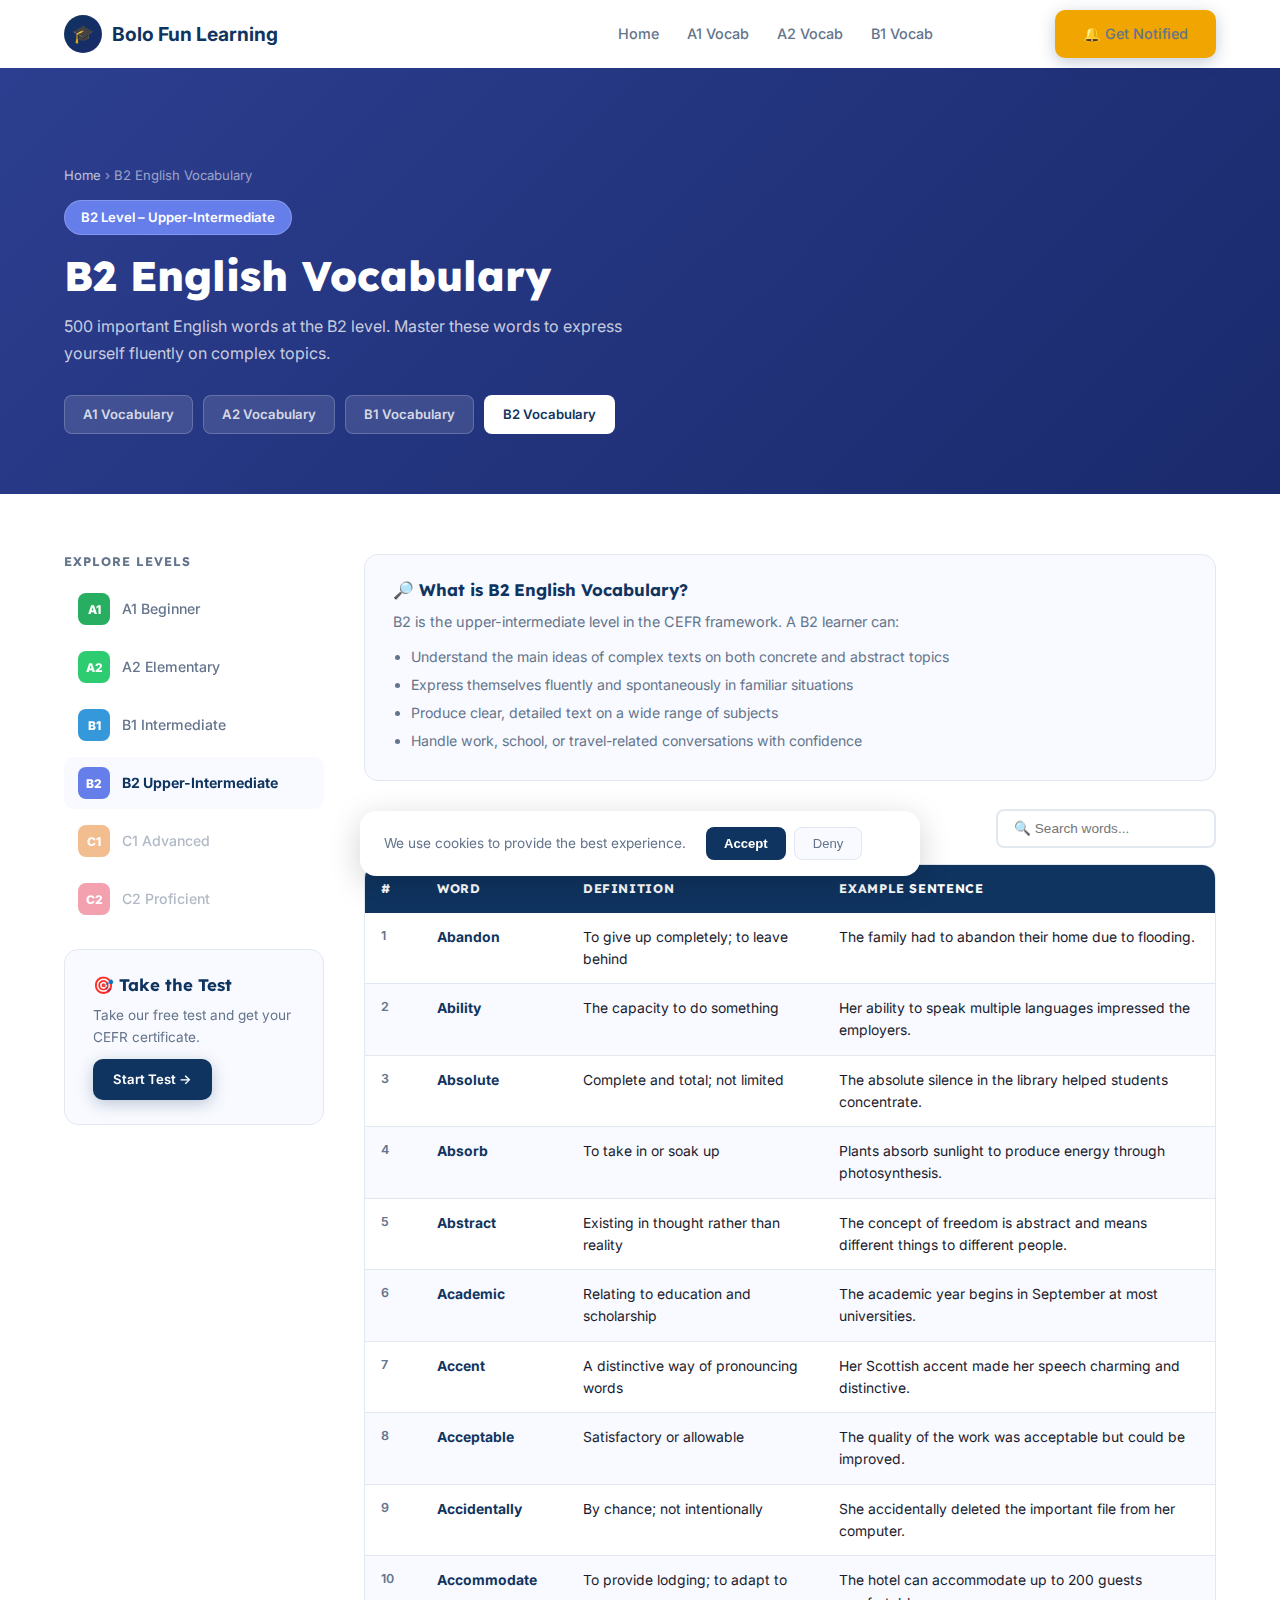
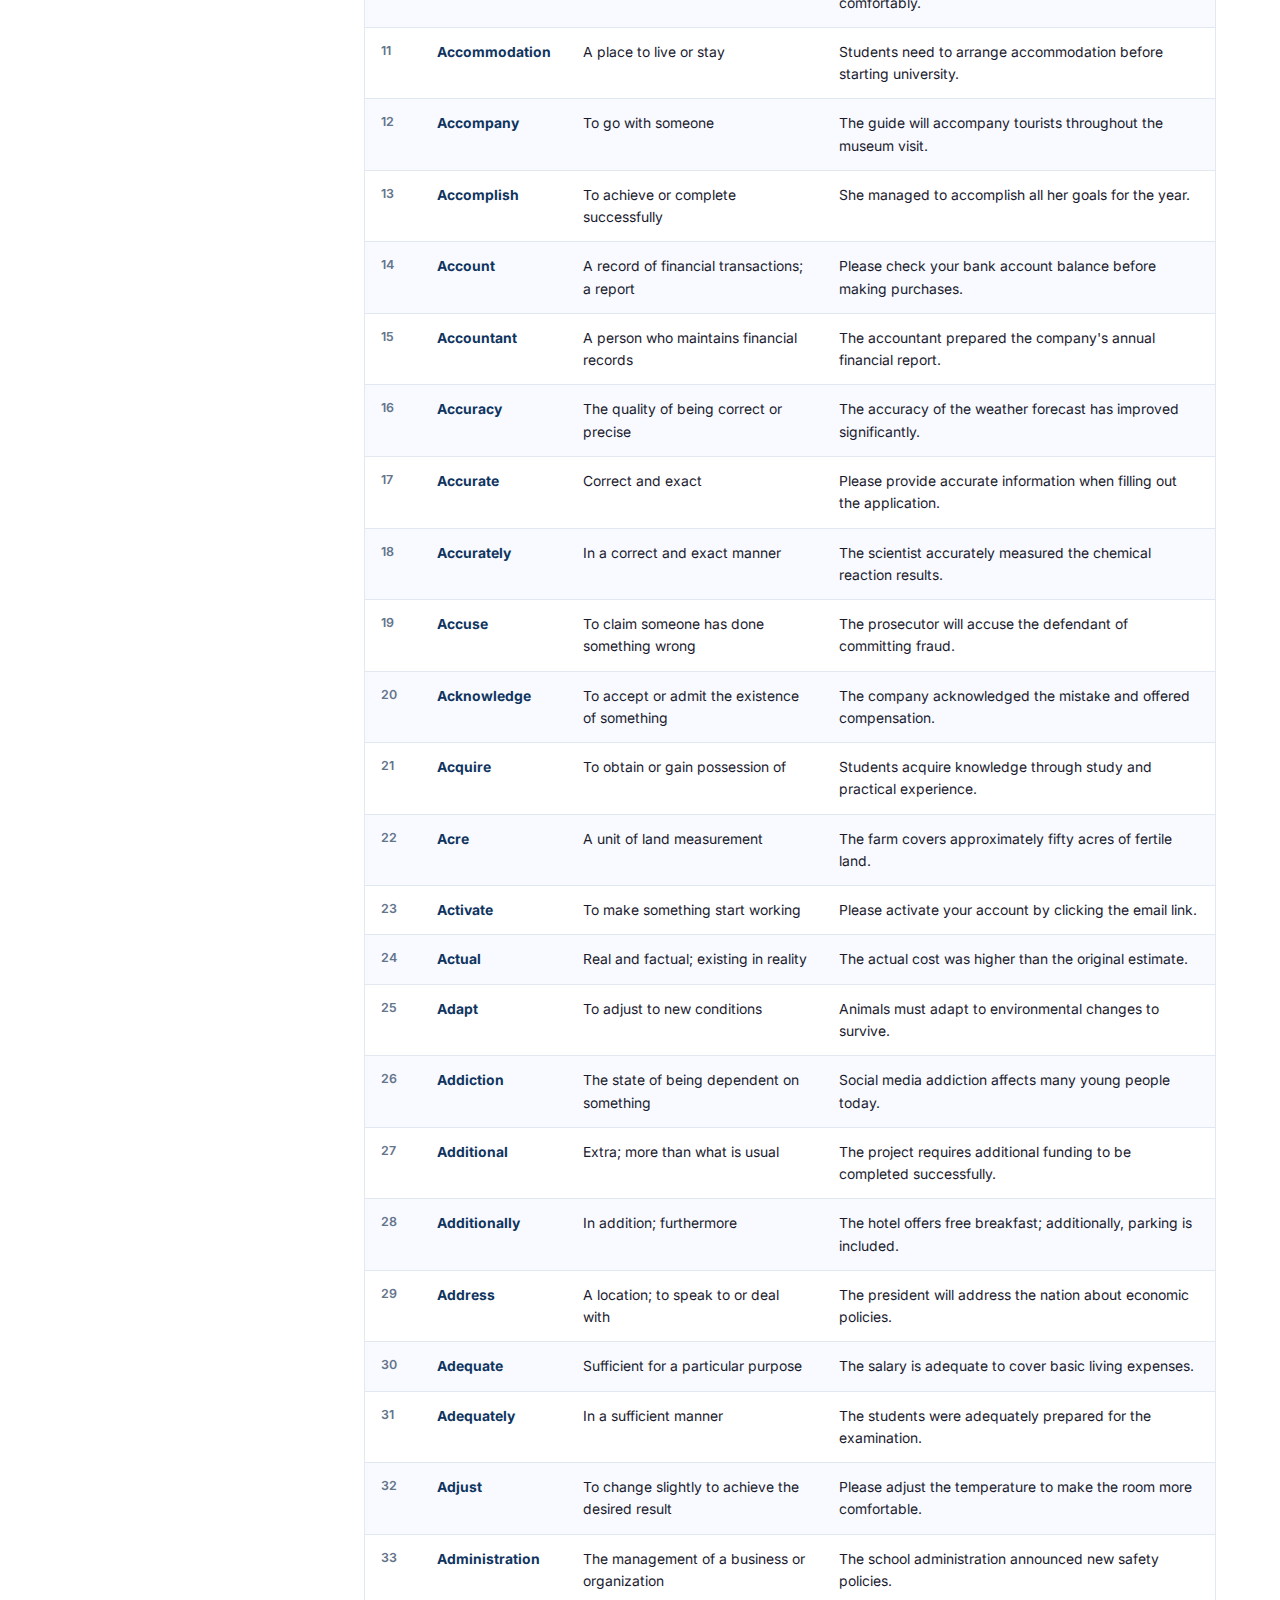
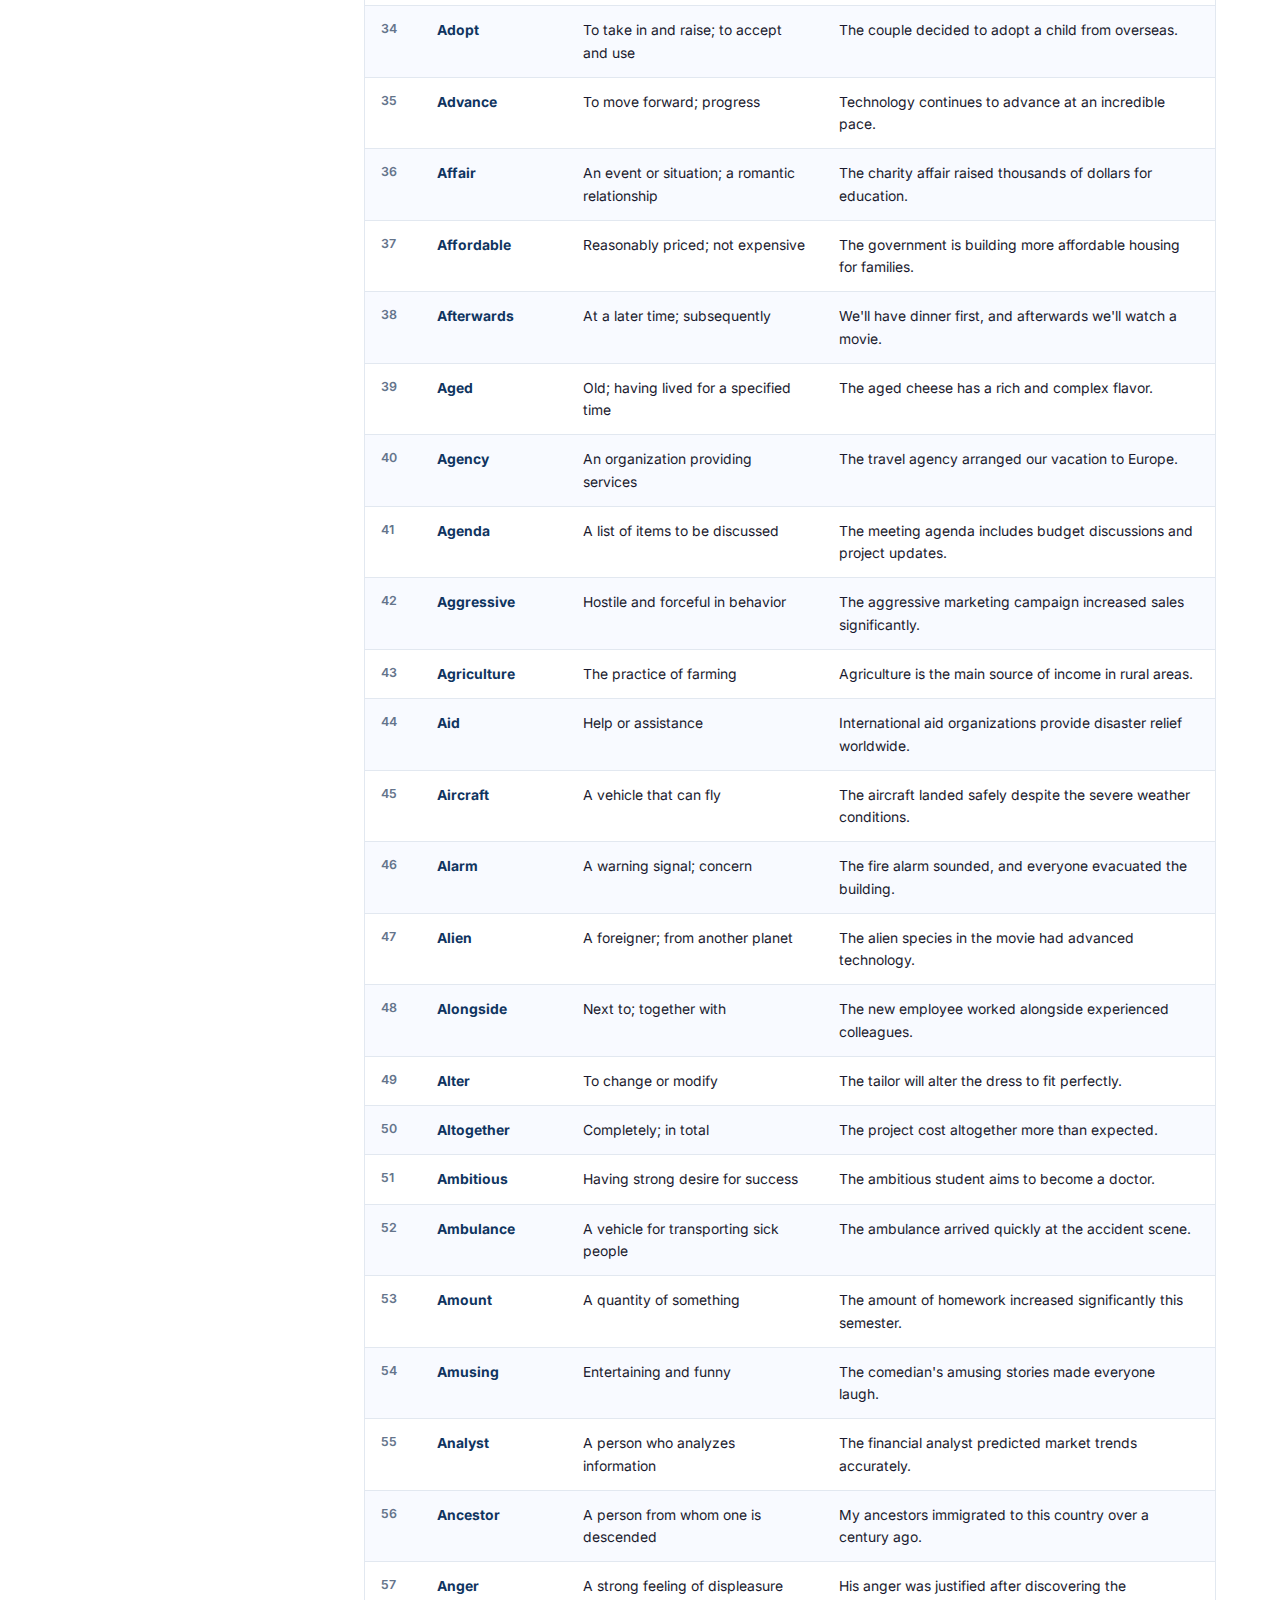
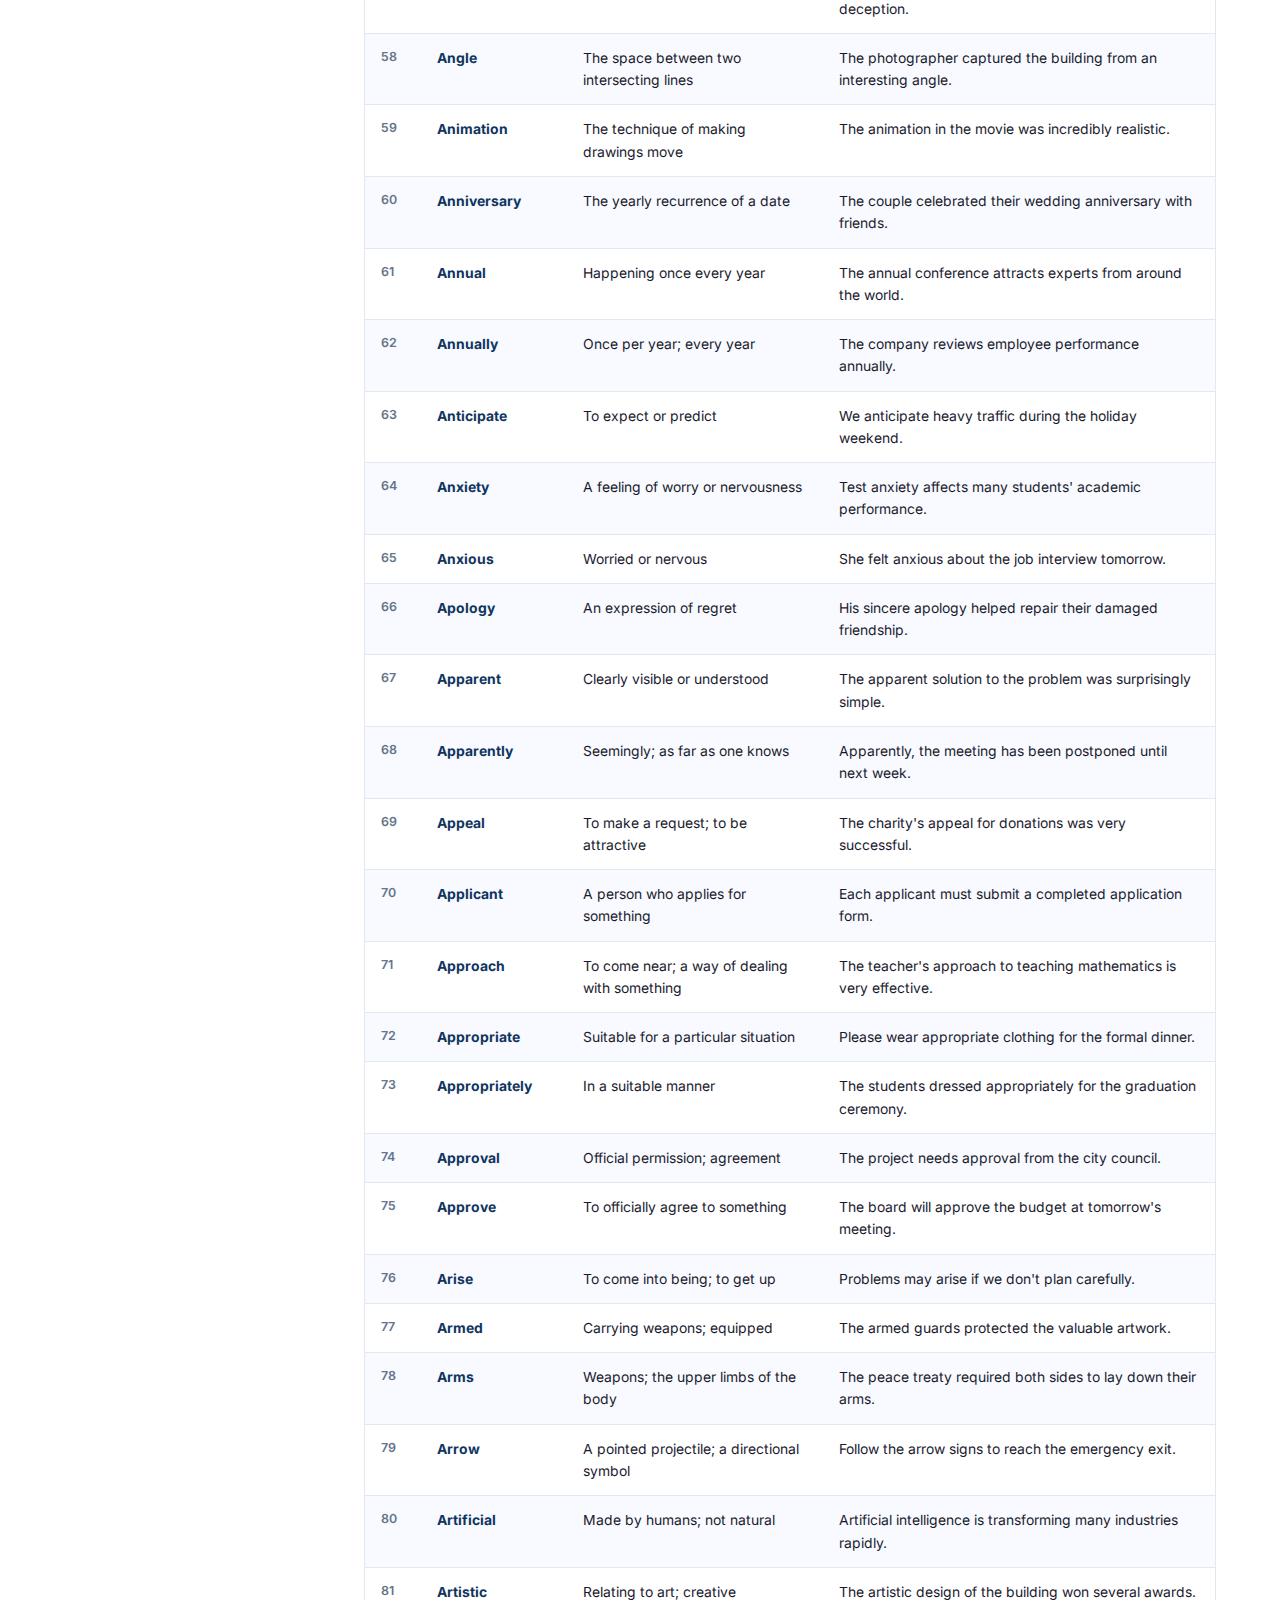
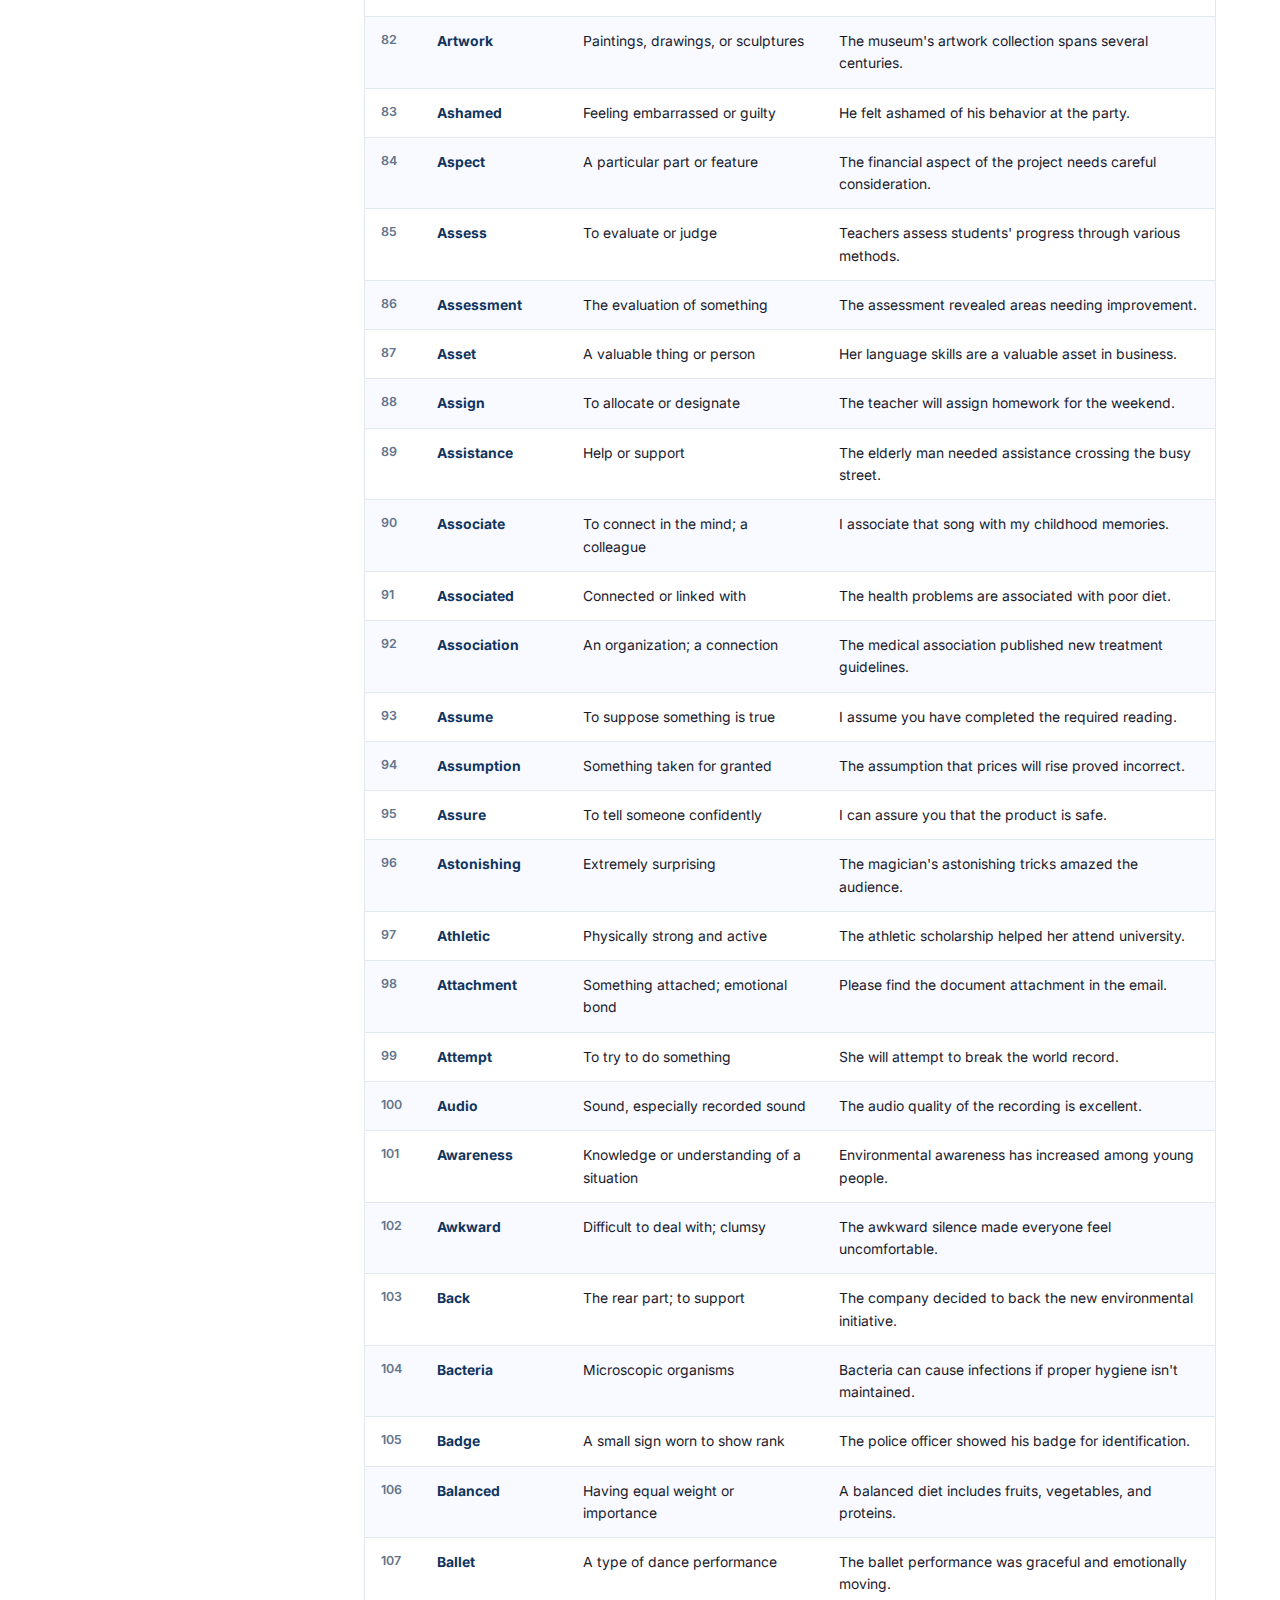
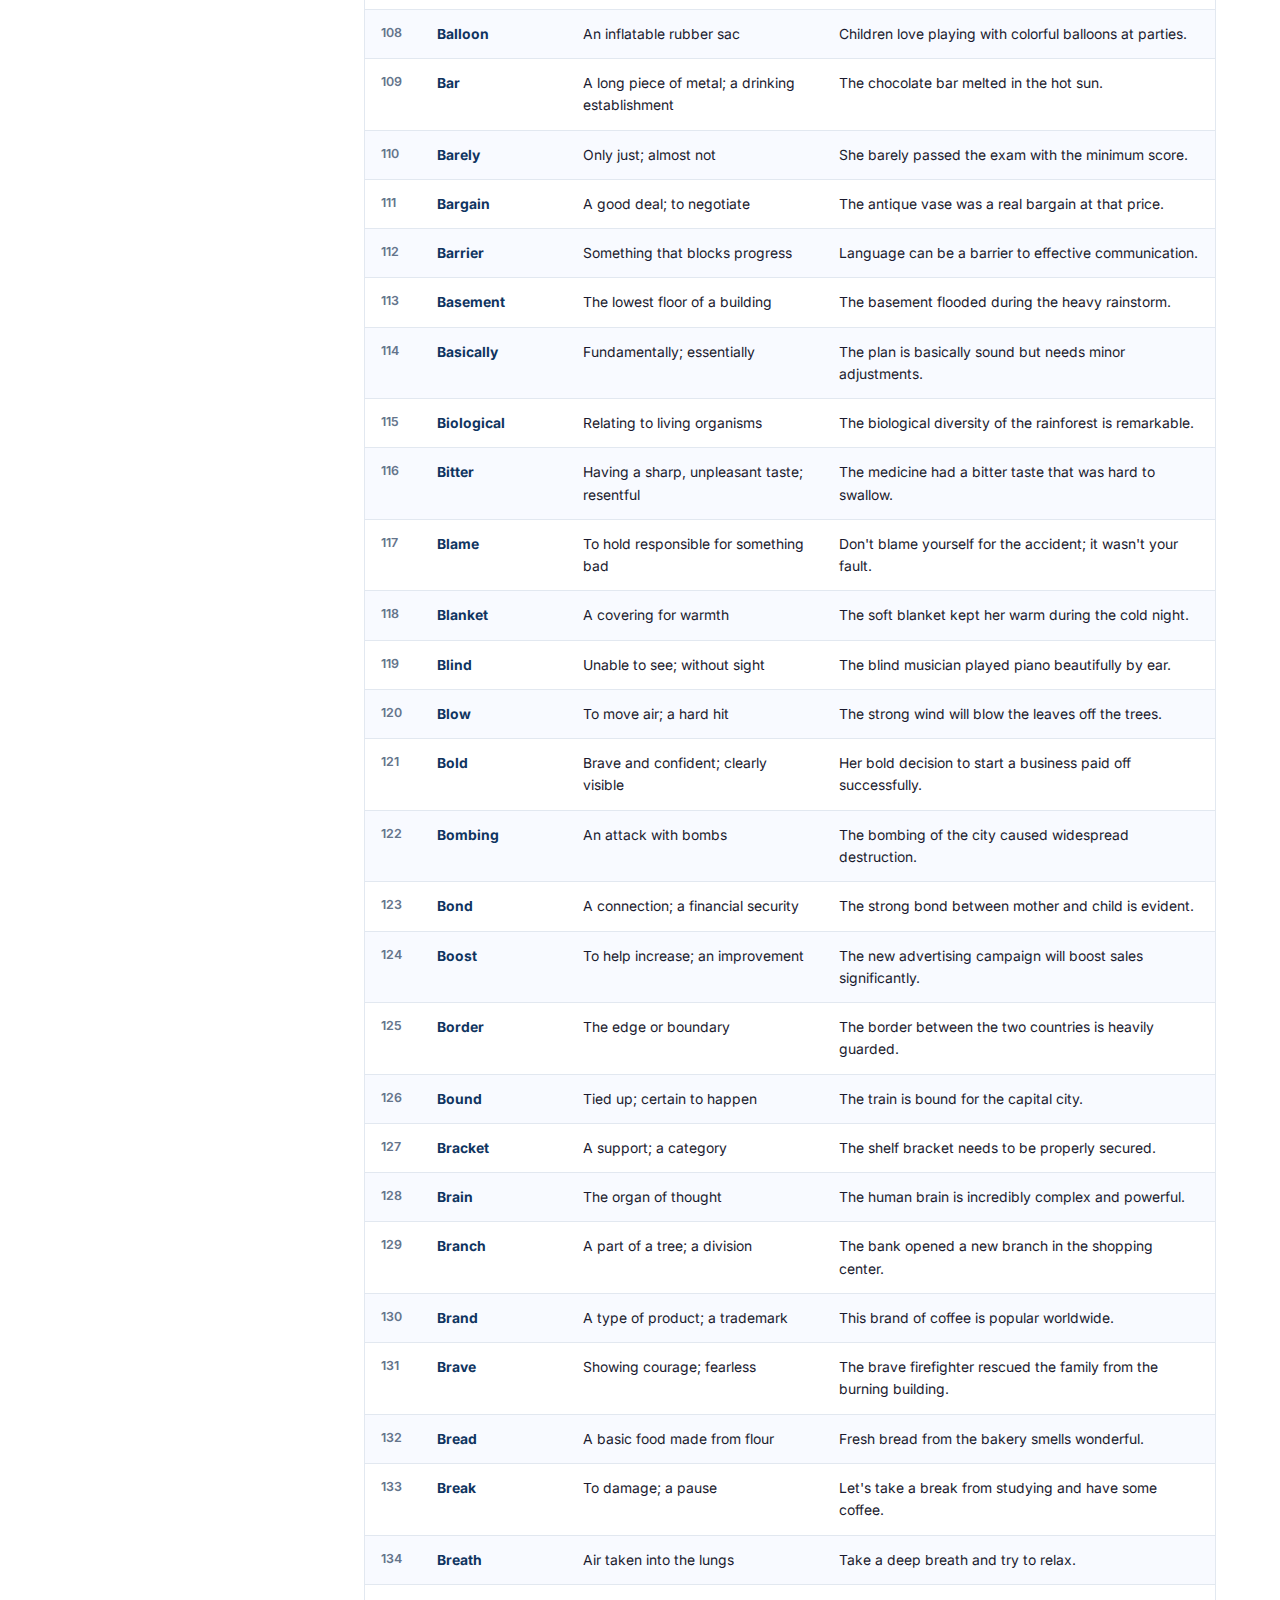
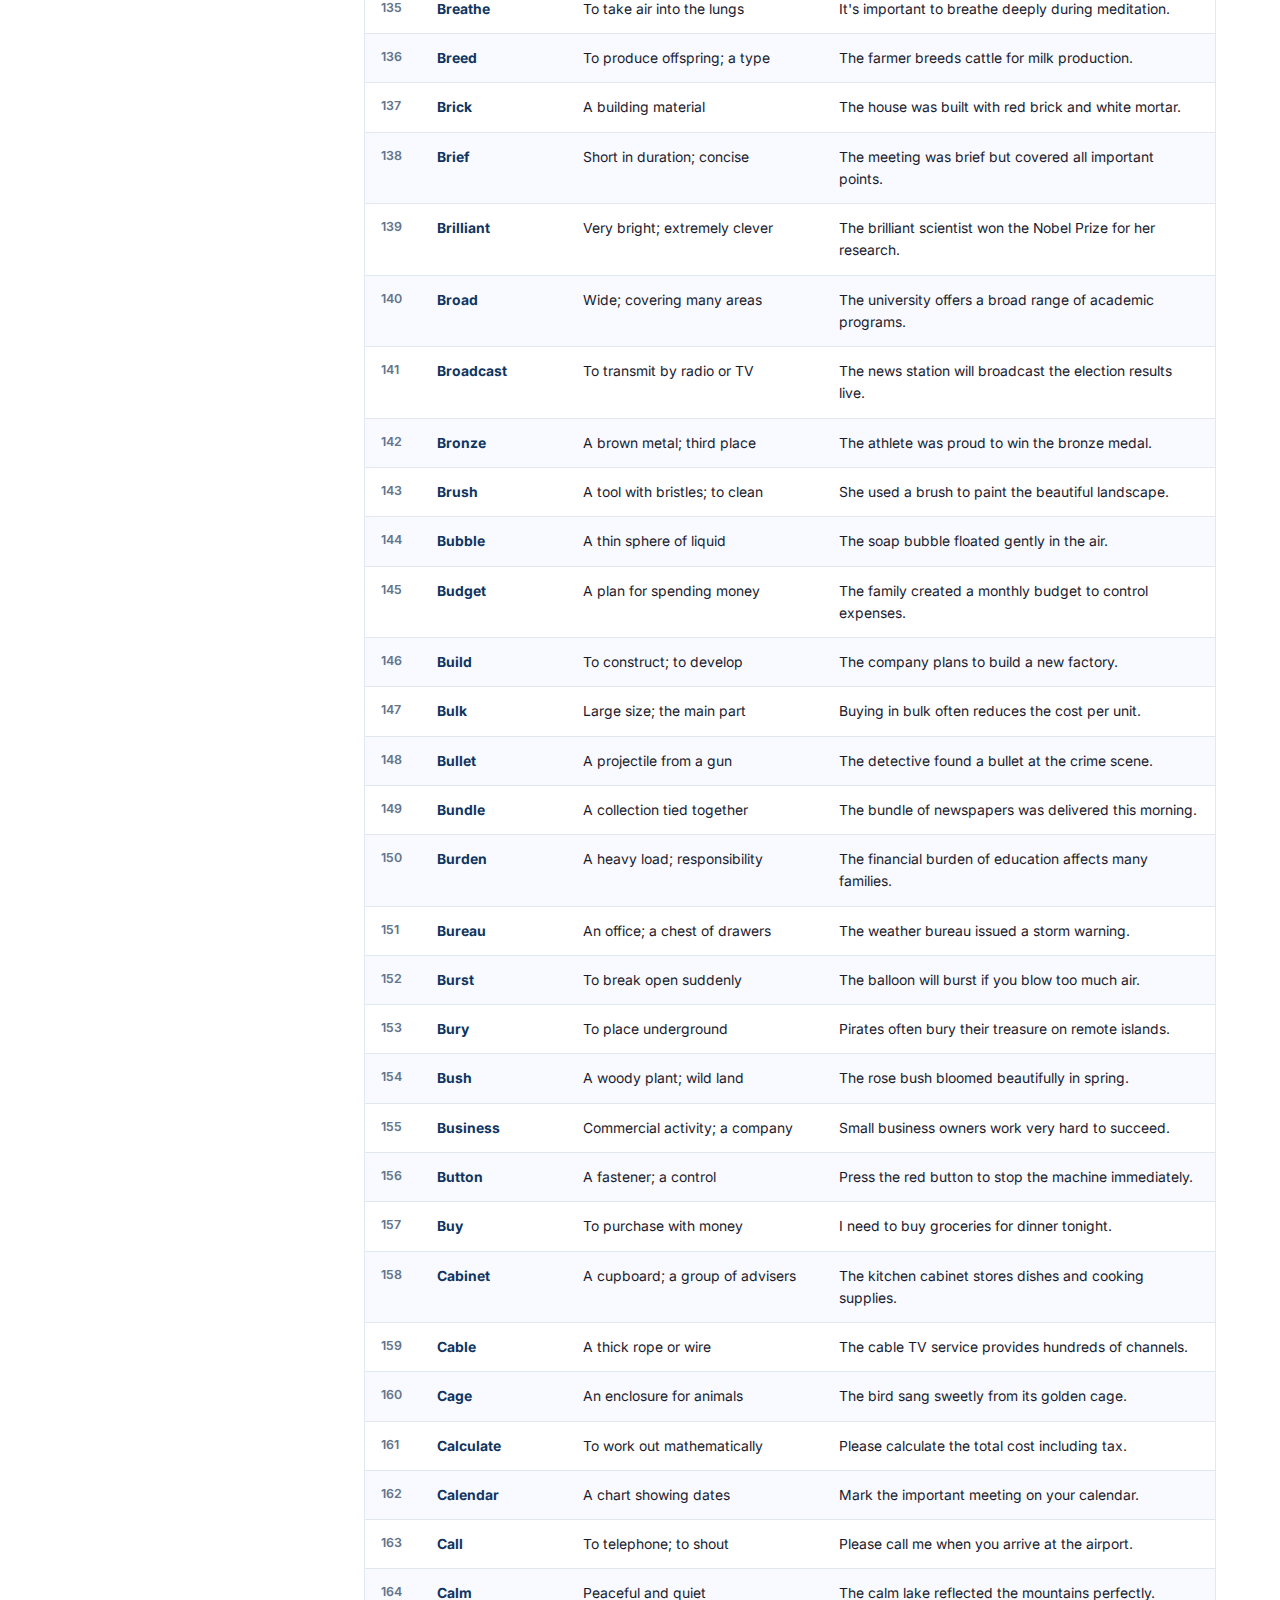
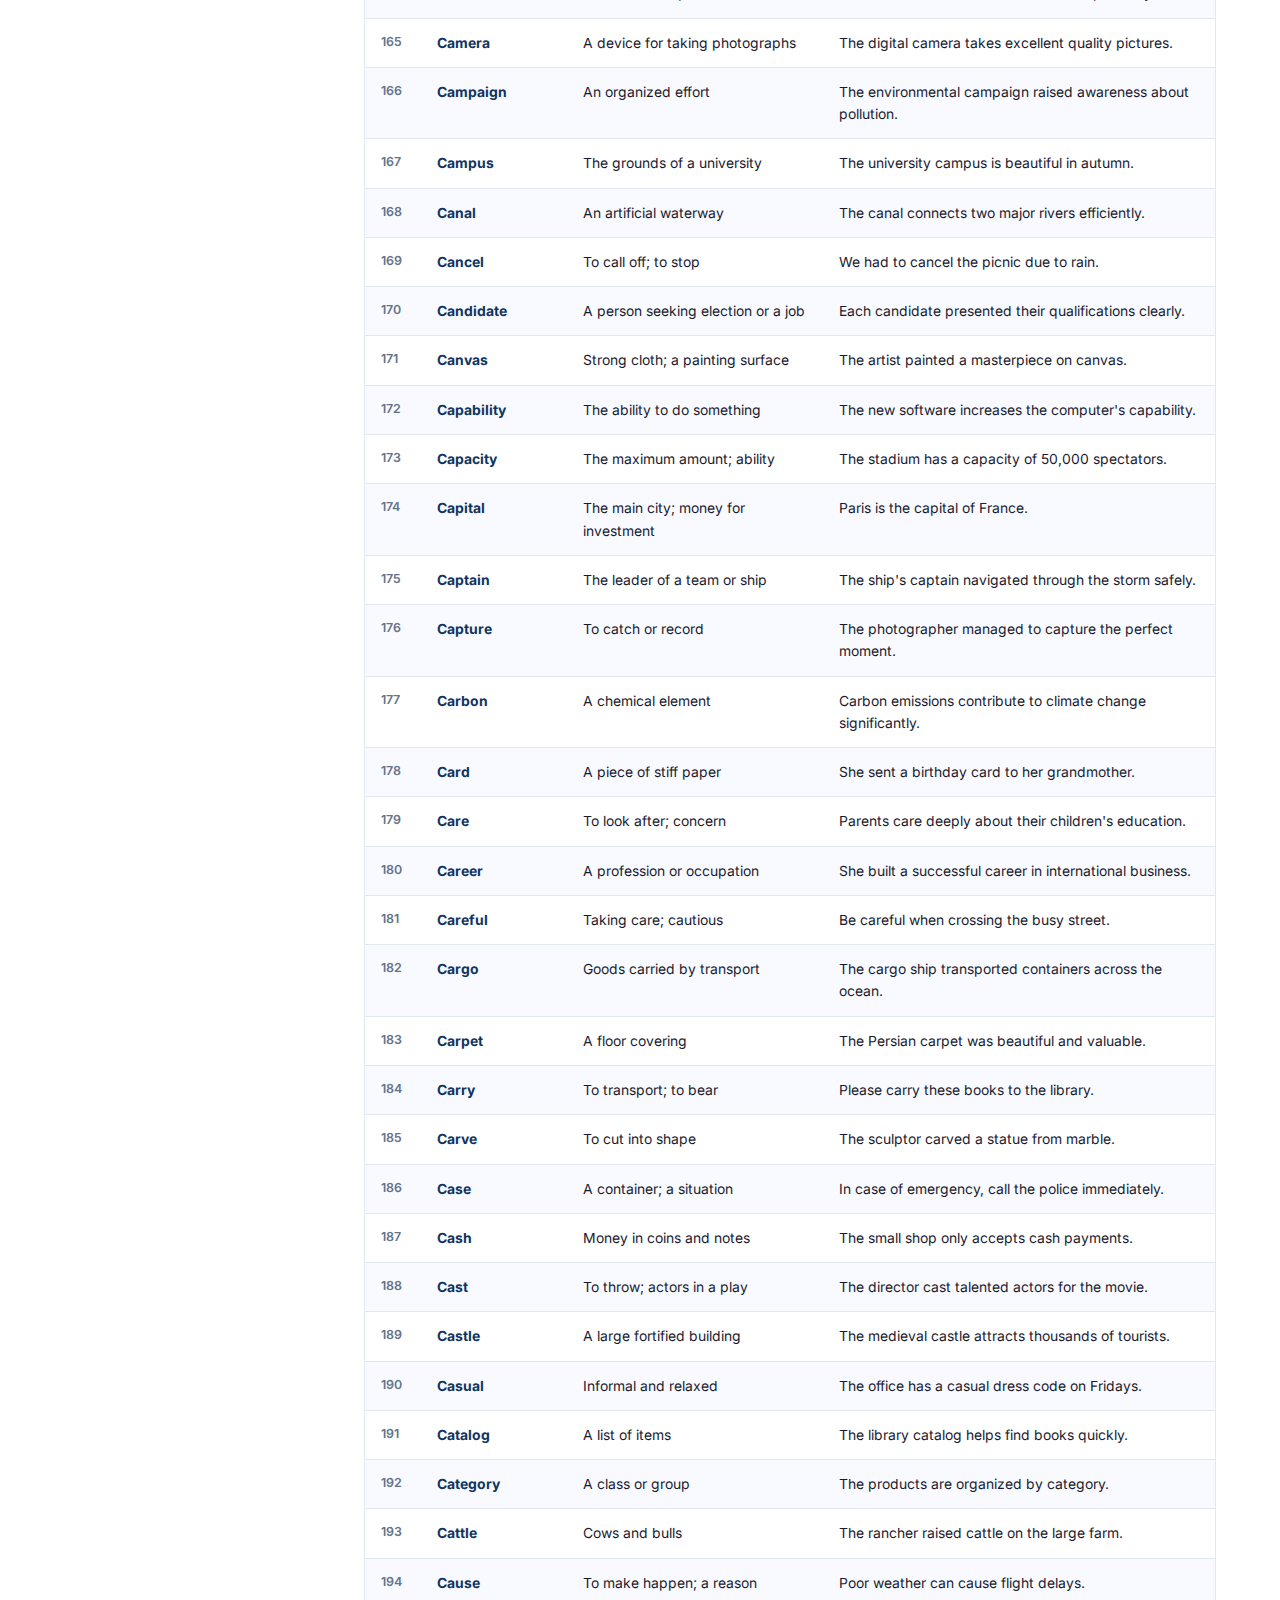
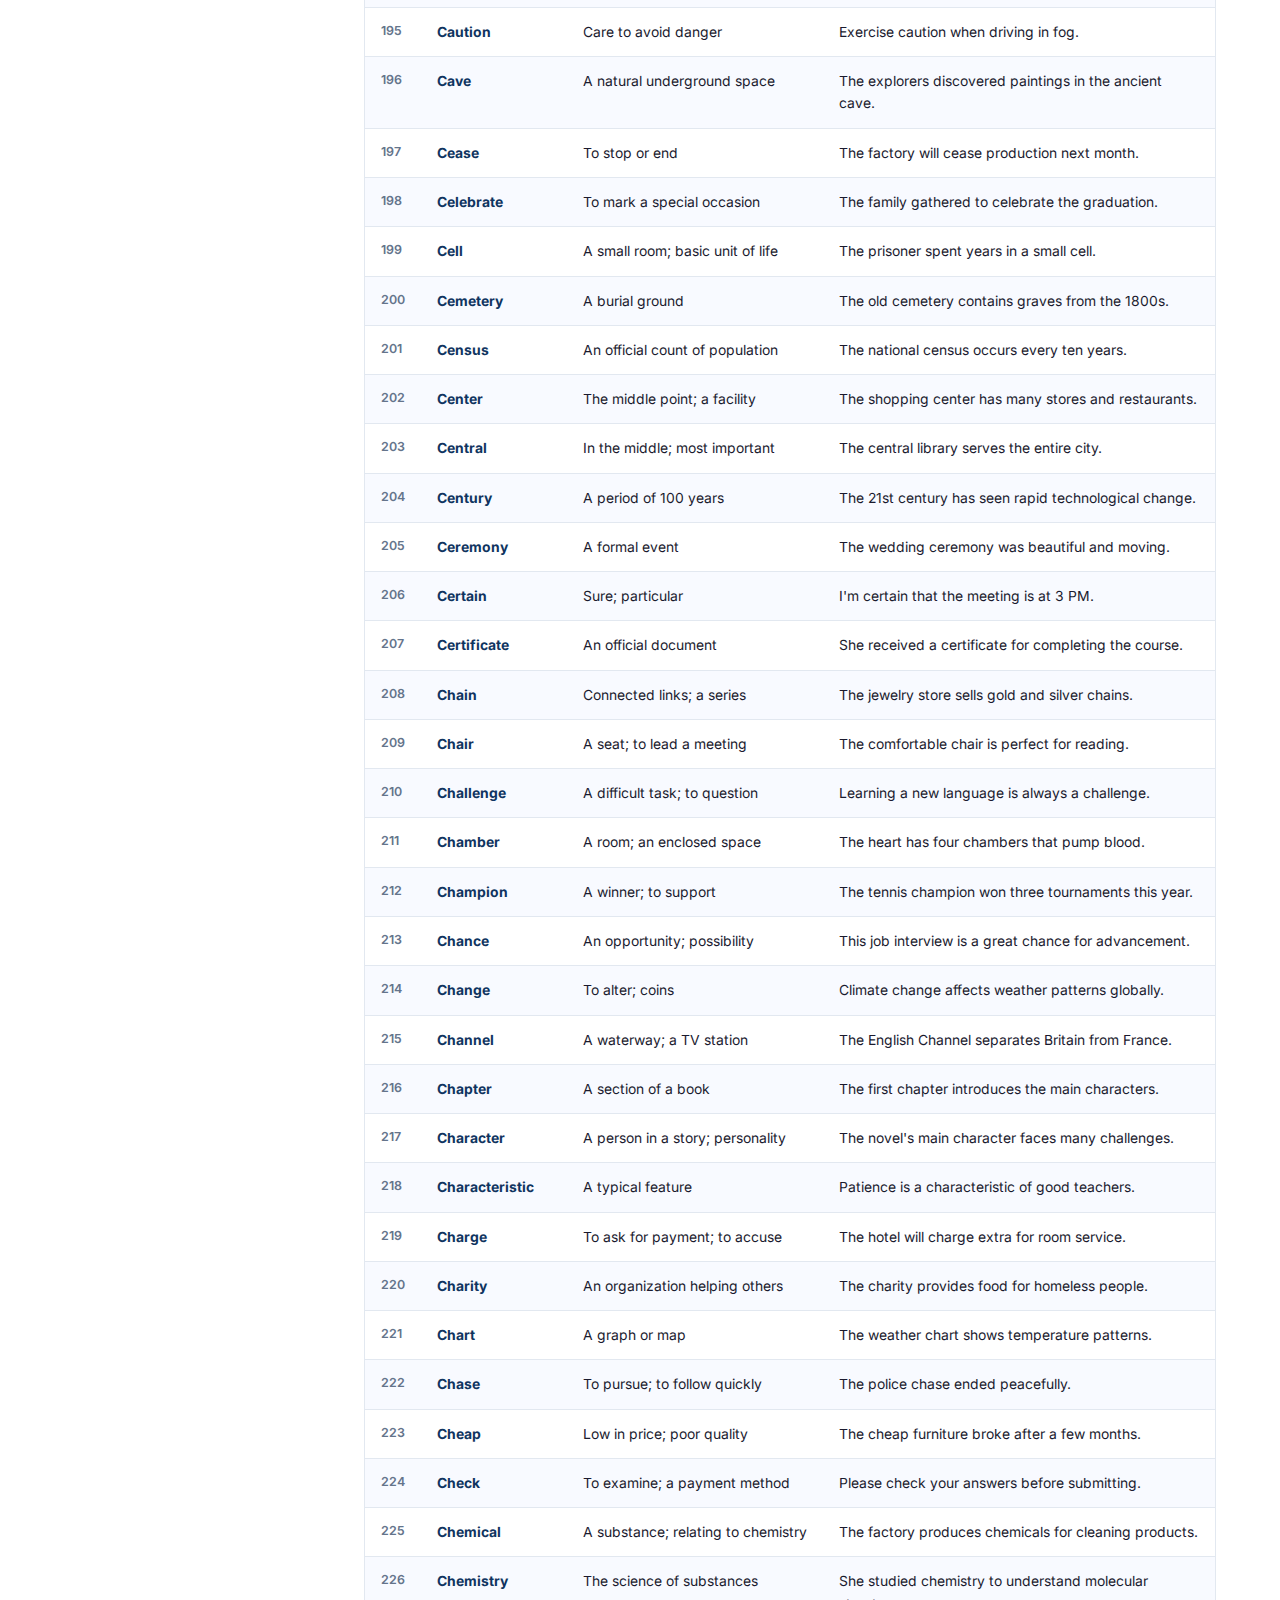
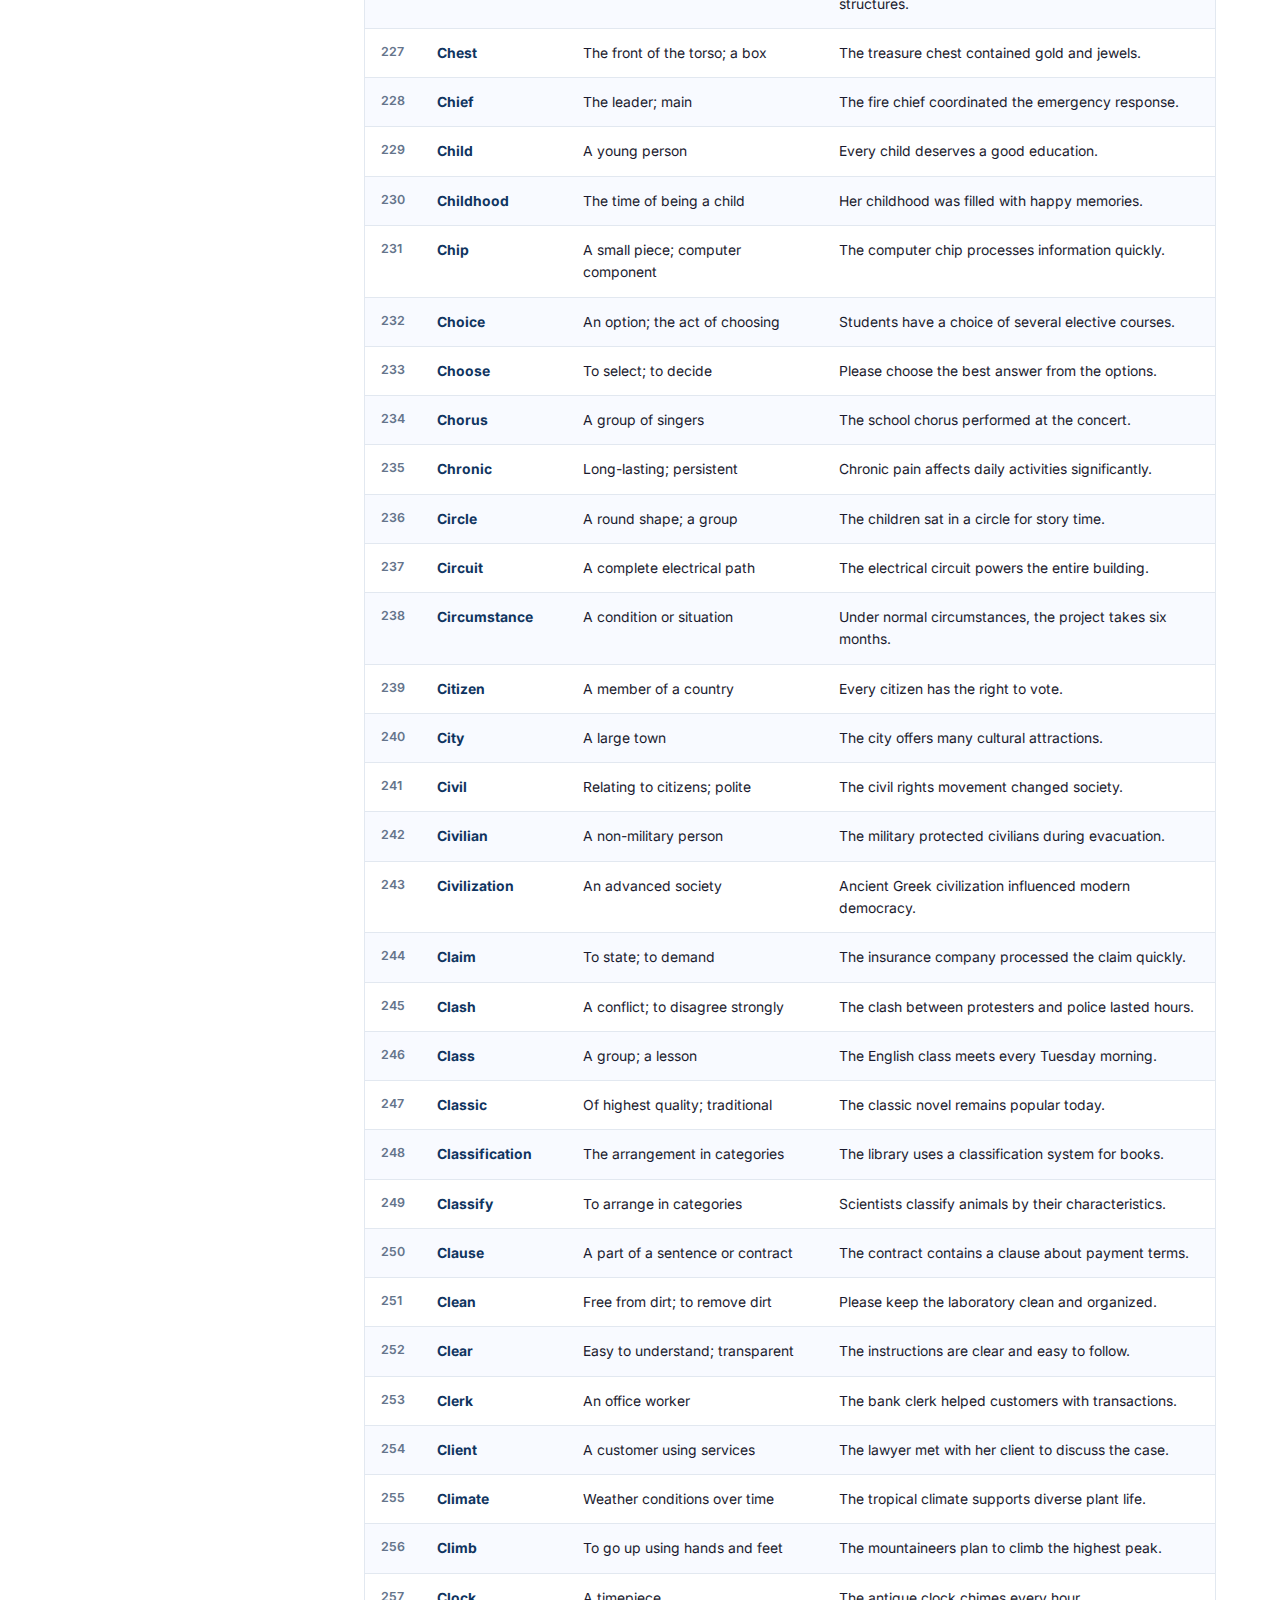
<file: b2-vocabulary.html>
<!DOCTYPE html>
<html lang="en">
<head>
  <meta charset="UTF-8" />
  <meta name="viewport" content="width=device-width, initial-scale=1.0" />
  <meta name="description" content="500 B2 English Vocabulary Words with definitions and example sentences. Perfect for upper-intermediate English learners." />
  <title>B2 English Vocabulary – Bolo Fun Learning</title>
  <link rel="stylesheet" href="css/style.css" />
  <link href="https://fonts.googleapis.com/css2?family=Inter:wght@400;500;600;700;800&display=swap" rel="stylesheet" />
  <style>body{font-family:'Inter',sans-serif}.cta-section-new{background:linear-gradient(135deg,#f0a500 0%,#e94560 60%,#0f3460 100%);padding:80px 0;text-align:center}
.cta-section-new h2{font-family:'Lexend',sans-serif;font-size:2rem;color:#fff;margin-bottom:12px}
.cta-section-new p{color:rgba(255,255,255,.8);font-size:1rem;margin-bottom:28px}
.cta-notify-form{display:flex;gap:10px;justify-content:center}
.cta-notify-form input{flex:1;padding:14px 18px;border:2px solid rgba(255,255,255,.25);border-radius:12px;background:rgba(255,255,255,.12);color:#fff;font-size:.95rem;outline:none;font-family:'Inter',sans-serif}
.cta-notify-form input::placeholder{color:rgba(255,255,255,.45)}
.cta-notify-form input:focus{border-color:#fff}
.cta-notify-form button{background:#fff;color:#0f3460;border:none;border-radius:12px;padding:14px 24px;font-weight:800;font-size:.9rem;cursor:pointer;font-family:'Inter',sans-serif}
.cta-sub{color:rgba(255,255,255,.5);font-size:.8rem;margin-top:12px}
@media(max-width:600px){.cta-notify-form{flex-direction:column}}
</style>
</head>
<body>

<!-- APP DEVELOPMENT BANNER -->
<div class="app-banner">
  <p>🚀 <strong>App Coming Soon!</strong> Bolo Fun Learning will teach <strong>80 languages</strong> using the Oxford Curriculum &amp; our fun, easy learning method. <a href="mailto:support@bolofunlearning.com">Get notified →</a></p>
</div>

<!-- NAVBAR -->
<nav id="navbar">
  <div class="container nav-inner">
    <a href="index.html" class="logo">
      <div class="logo-icon">🎓</div>
      Bolo Fun Learning
    </a>
    <ul class="nav-links" id="navLinks">
      <li><a href="index.html">Home</a></li>
      <li><a href="a1-vocabulary.html">A1 Vocab</a></li>
      <li><a href="a2-vocabulary.html">A2 Vocab</a></li>
      <li><a href="b1-vocabulary.html">B1 Vocab</a></li>
      <li><a href="b2-vocabulary.html" class="active" style="color:#fff">B2 Vocab</a></li>
      <li><a href="index.html#notify" class="btn btn-primary" style="background:#f0a500;border-color:#f0a500">🔔 Get Notified</a></li>
    </ul>
    <div class="hamburger" id="hamburger"><span></span><span></span><span></span></div>
  </div>
</nav>

<!-- VOCAB HERO -->
<section class="vocab-hero" style="background:linear-gradient(135deg,#2c3e8f 0%,#1a2a6c 100%)">
  <div class="container">
    <div class="breadcrumb"><a href="index.html">Home</a> › <span>B2 English Vocabulary</span></div>
    <div class="level-pill" style="background:#667eea">B2 Level – Upper-Intermediate</div>
    <h1>B2 English Vocabulary</h1>
    <p>500 important English words at the B2 level. Master these words to express yourself fluently on complex topics.</p>
    <div class="vocab-nav-pills">
      <a class="v-pill" href="a1-vocabulary.html">A1 Vocabulary</a>
      <a class="v-pill" href="a2-vocabulary.html">A2 Vocabulary</a>
      <a class="v-pill" href="b1-vocabulary.html">B1 Vocabulary</a>
      <a class="v-pill active" href="b2-vocabulary.html">B2 Vocabulary</a>
    </div>
  </div>
</section>

<!-- MAIN CONTENT -->
<section class="vocab-section">
  <div class="container">
    <div class="vocab-layout">

      <!-- Sidebar -->
      <aside class="vocab-sidebar">
        <h4>Explore Levels</h4>
        <nav class="level-nav-list">
          <a href="a1-vocabulary.html">
            <div class="lbadge" style="background:#27ae60;color:#fff">A1</div> A1 Beginner
          </a>
          <a href="a2-vocabulary.html">
            <div class="lbadge" style="background:#2ecc71;color:#fff">A2</div> A2 Elementary
          </a>
          <a href="b1-vocabulary.html">
            <div class="lbadge" style="background:#3498db;color:#fff">B1</div> B1 Intermediate
          </a>
          <a href="b2-vocabulary.html" class="active">
            <div class="lbadge" style="background:#667eea;color:#fff">B2</div> B2 Upper-Intermediate
          </a>
          <a href="#" onclick="return false;" style="opacity:.5;cursor:not-allowed">
            <div class="lbadge" style="background:#e67e22;color:#fff">C1</div> C1 Advanced
          </a>
          <a href="#" onclick="return false;" style="opacity:.5;cursor:not-allowed">
            <div class="lbadge" style="background:#e94560;color:#fff">C2</div> C2 Proficient
          </a>
        </nav>
        <div class="vocab-info-box" style="margin-top:24px">
          <h3>🎯 Take the Test</h3>
          <p style="font-size:.85rem;color:var(--text-light)">Take our free test and get your CEFR certificate.</p>
          <a href="index.html#test" class="btn btn-primary" style="font-size:.82rem;padding:10px 20px;margin-top:10px">Start Test →</a>
        </div>
      </aside>

      <!-- Main area -->
      <div>
        <div class="vocab-info-box">
          <h3>🔎 What is B2 English Vocabulary?</h3>
          <p style="font-size:.9rem;color:var(--text-light);margin-bottom:10px">B2 is the upper-intermediate level in the CEFR framework. A B2 learner can:</p>
          <ul>
            <li>Understand the main ideas of complex texts on both concrete and abstract topics</li>
            <li>Express themselves fluently and spontaneously in familiar situations</li>
            <li>Produce clear, detailed text on a wide range of subjects</li>
            <li>Handle work, school, or travel-related conversations with confidence</li>
          </ul>
        </div>

        <div style="margin:24px 0 16px;display:flex;gap:12px;align-items:center">
          <h2 style="margin:0">📘 500 B2 English Vocabulary Words</h2>
          <input type="text" id="vocabSearch" placeholder="🔍 Search words..." style="margin-left:auto;padding:10px 16px;border:2px solid var(--border);border-radius:8px;font-size:.85rem;outline:none;width:220px" />
        </div>

        <div class="vocab-table-wrap">
          <table class="vocab-table">
            <thead>
              <tr>
                <th>#</th>
                <th>Word</th>
                <th>Definition</th>
                <th>Example Sentence</th>
              </tr>
            </thead>
            <tbody id="vocabBody">
              <tr><td>1</td><td>Abandon</td><td>To give up completely; to leave behind</td><td>The family had to abandon their home due to flooding.</td></tr>
              <tr><td>2</td><td>Ability</td><td>The capacity to do something</td><td>Her ability to speak multiple languages impressed the employers.</td></tr>
              <tr><td>3</td><td>Absolute</td><td>Complete and total; not limited</td><td>The absolute silence in the library helped students concentrate.</td></tr>
              <tr><td>4</td><td>Absorb</td><td>To take in or soak up</td><td>Plants absorb sunlight to produce energy through photosynthesis.</td></tr>
              <tr><td>5</td><td>Abstract</td><td>Existing in thought rather than reality</td><td>The concept of freedom is abstract and means different things to different people.</td></tr>
              <tr><td>6</td><td>Academic</td><td>Relating to education and scholarship</td><td>The academic year begins in September at most universities.</td></tr>
              <tr><td>7</td><td>Accent</td><td>A distinctive way of pronouncing words</td><td>Her Scottish accent made her speech charming and distinctive.</td></tr>
              <tr><td>8</td><td>Acceptable</td><td>Satisfactory or allowable</td><td>The quality of the work was acceptable but could be improved.</td></tr>
              <tr><td>9</td><td>Accidentally</td><td>By chance; not intentionally</td><td>She accidentally deleted the important file from her computer.</td></tr>
              <tr><td>10</td><td>Accommodate</td><td>To provide lodging; to adapt to</td><td>The hotel can accommodate up to 200 guests comfortably.</td></tr>
              <tr><td>11</td><td>Accommodation</td><td>A place to live or stay</td><td>Students need to arrange accommodation before starting university.</td></tr>
              <tr><td>12</td><td>Accompany</td><td>To go with someone</td><td>The guide will accompany tourists throughout the museum visit.</td></tr>
              <tr><td>13</td><td>Accomplish</td><td>To achieve or complete successfully</td><td>She managed to accomplish all her goals for the year.</td></tr>
              <tr><td>14</td><td>Account</td><td>A record of financial transactions; a report</td><td>Please check your bank account balance before making purchases.</td></tr>
              <tr><td>15</td><td>Accountant</td><td>A person who maintains financial records</td><td>The accountant prepared the company's annual financial report.</td></tr>
              <tr><td>16</td><td>Accuracy</td><td>The quality of being correct or precise</td><td>The accuracy of the weather forecast has improved significantly.</td></tr>
              <tr><td>17</td><td>Accurate</td><td>Correct and exact</td><td>Please provide accurate information when filling out the application.</td></tr>
              <tr><td>18</td><td>Accurately</td><td>In a correct and exact manner</td><td>The scientist accurately measured the chemical reaction results.</td></tr>
              <tr><td>19</td><td>Accuse</td><td>To claim someone has done something wrong</td><td>The prosecutor will accuse the defendant of committing fraud.</td></tr>
              <tr><td>20</td><td>Acknowledge</td><td>To accept or admit the existence of something</td><td>The company acknowledged the mistake and offered compensation.</td></tr>
              <tr><td>21</td><td>Acquire</td><td>To obtain or gain possession of</td><td>Students acquire knowledge through study and practical experience.</td></tr>
              <tr><td>22</td><td>Acre</td><td>A unit of land measurement</td><td>The farm covers approximately fifty acres of fertile land.</td></tr>
              <tr><td>23</td><td>Activate</td><td>To make something start working</td><td>Please activate your account by clicking the email link.</td></tr>
              <tr><td>24</td><td>Actual</td><td>Real and factual; existing in reality</td><td>The actual cost was higher than the original estimate.</td></tr>
              <tr><td>25</td><td>Adapt</td><td>To adjust to new conditions</td><td>Animals must adapt to environmental changes to survive.</td></tr>
              <tr><td>26</td><td>Addiction</td><td>The state of being dependent on something</td><td>Social media addiction affects many young people today.</td></tr>
              <tr><td>27</td><td>Additional</td><td>Extra; more than what is usual</td><td>The project requires additional funding to be completed successfully.</td></tr>
              <tr><td>28</td><td>Additionally</td><td>In addition; furthermore</td><td>The hotel offers free breakfast; additionally, parking is included.</td></tr>
              <tr><td>29</td><td>Address</td><td>A location; to speak to or deal with</td><td>The president will address the nation about economic policies.</td></tr>
              <tr><td>30</td><td>Adequate</td><td>Sufficient for a particular purpose</td><td>The salary is adequate to cover basic living expenses.</td></tr>
              <tr><td>31</td><td>Adequately</td><td>In a sufficient manner</td><td>The students were adequately prepared for the examination.</td></tr>
              <tr><td>32</td><td>Adjust</td><td>To change slightly to achieve the desired result</td><td>Please adjust the temperature to make the room more comfortable.</td></tr>
              <tr><td>33</td><td>Administration</td><td>The management of a business or organization</td><td>The school administration announced new safety policies.</td></tr>
              <tr><td>34</td><td>Adopt</td><td>To take in and raise; to accept and use</td><td>The couple decided to adopt a child from overseas.</td></tr>
              <tr><td>35</td><td>Advance</td><td>To move forward; progress</td><td>Technology continues to advance at an incredible pace.</td></tr>
              <tr><td>36</td><td>Affair</td><td>An event or situation; a romantic relationship</td><td>The charity affair raised thousands of dollars for education.</td></tr>
              <tr><td>37</td><td>Affordable</td><td>Reasonably priced; not expensive</td><td>The government is building more affordable housing for families.</td></tr>
              <tr><td>38</td><td>Afterwards</td><td>At a later time; subsequently</td><td>We'll have dinner first, and afterwards we'll watch a movie.</td></tr>
              <tr><td>39</td><td>Aged</td><td>Old; having lived for a specified time</td><td>The aged cheese has a rich and complex flavor.</td></tr>
              <tr><td>40</td><td>Agency</td><td>An organization providing services</td><td>The travel agency arranged our vacation to Europe.</td></tr>
              <tr><td>41</td><td>Agenda</td><td>A list of items to be discussed</td><td>The meeting agenda includes budget discussions and project updates.</td></tr>
              <tr><td>42</td><td>Aggressive</td><td>Hostile and forceful in behavior</td><td>The aggressive marketing campaign increased sales significantly.</td></tr>
              <tr><td>43</td><td>Agriculture</td><td>The practice of farming</td><td>Agriculture is the main source of income in rural areas.</td></tr>
              <tr><td>44</td><td>Aid</td><td>Help or assistance</td><td>International aid organizations provide disaster relief worldwide.</td></tr>
              <tr><td>45</td><td>Aircraft</td><td>A vehicle that can fly</td><td>The aircraft landed safely despite the severe weather conditions.</td></tr>
              <tr><td>46</td><td>Alarm</td><td>A warning signal; concern</td><td>The fire alarm sounded, and everyone evacuated the building.</td></tr>
              <tr><td>47</td><td>Alien</td><td>A foreigner; from another planet</td><td>The alien species in the movie had advanced technology.</td></tr>
              <tr><td>48</td><td>Alongside</td><td>Next to; together with</td><td>The new employee worked alongside experienced colleagues.</td></tr>
              <tr><td>49</td><td>Alter</td><td>To change or modify</td><td>The tailor will alter the dress to fit perfectly.</td></tr>
              <tr><td>50</td><td>Altogether</td><td>Completely; in total</td><td>The project cost altogether more than expected.</td></tr>
              <tr><td>51</td><td>Ambitious</td><td>Having strong desire for success</td><td>The ambitious student aims to become a doctor.</td></tr>
              <tr><td>52</td><td>Ambulance</td><td>A vehicle for transporting sick people</td><td>The ambulance arrived quickly at the accident scene.</td></tr>
              <tr><td>53</td><td>Amount</td><td>A quantity of something</td><td>The amount of homework increased significantly this semester.</td></tr>
              <tr><td>54</td><td>Amusing</td><td>Entertaining and funny</td><td>The comedian's amusing stories made everyone laugh.</td></tr>
              <tr><td>55</td><td>Analyst</td><td>A person who analyzes information</td><td>The financial analyst predicted market trends accurately.</td></tr>
              <tr><td>56</td><td>Ancestor</td><td>A person from whom one is descended</td><td>My ancestors immigrated to this country over a century ago.</td></tr>
              <tr><td>57</td><td>Anger</td><td>A strong feeling of displeasure</td><td>His anger was justified after discovering the deception.</td></tr>
              <tr><td>58</td><td>Angle</td><td>The space between two intersecting lines</td><td>The photographer captured the building from an interesting angle.</td></tr>
              <tr><td>59</td><td>Animation</td><td>The technique of making drawings move</td><td>The animation in the movie was incredibly realistic.</td></tr>
              <tr><td>60</td><td>Anniversary</td><td>The yearly recurrence of a date</td><td>The couple celebrated their wedding anniversary with friends.</td></tr>
              <tr><td>61</td><td>Annual</td><td>Happening once every year</td><td>The annual conference attracts experts from around the world.</td></tr>
              <tr><td>62</td><td>Annually</td><td>Once per year; every year</td><td>The company reviews employee performance annually.</td></tr>
              <tr><td>63</td><td>Anticipate</td><td>To expect or predict</td><td>We anticipate heavy traffic during the holiday weekend.</td></tr>
              <tr><td>64</td><td>Anxiety</td><td>A feeling of worry or nervousness</td><td>Test anxiety affects many students' academic performance.</td></tr>
              <tr><td>65</td><td>Anxious</td><td>Worried or nervous</td><td>She felt anxious about the job interview tomorrow.</td></tr>
              <tr><td>66</td><td>Apology</td><td>An expression of regret</td><td>His sincere apology helped repair their damaged friendship.</td></tr>
              <tr><td>67</td><td>Apparent</td><td>Clearly visible or understood</td><td>The apparent solution to the problem was surprisingly simple.</td></tr>
              <tr><td>68</td><td>Apparently</td><td>Seemingly; as far as one knows</td><td>Apparently, the meeting has been postponed until next week.</td></tr>
              <tr><td>69</td><td>Appeal</td><td>To make a request; to be attractive</td><td>The charity's appeal for donations was very successful.</td></tr>
              <tr><td>70</td><td>Applicant</td><td>A person who applies for something</td><td>Each applicant must submit a completed application form.</td></tr>
              <tr><td>71</td><td>Approach</td><td>To come near; a way of dealing with something</td><td>The teacher's approach to teaching mathematics is very effective.</td></tr>
              <tr><td>72</td><td>Appropriate</td><td>Suitable for a particular situation</td><td>Please wear appropriate clothing for the formal dinner.</td></tr>
              <tr><td>73</td><td>Appropriately</td><td>In a suitable manner</td><td>The students dressed appropriately for the graduation ceremony.</td></tr>
              <tr><td>74</td><td>Approval</td><td>Official permission; agreement</td><td>The project needs approval from the city council.</td></tr>
              <tr><td>75</td><td>Approve</td><td>To officially agree to something</td><td>The board will approve the budget at tomorrow's meeting.</td></tr>
              <tr><td>76</td><td>Arise</td><td>To come into being; to get up</td><td>Problems may arise if we don't plan carefully.</td></tr>
              <tr><td>77</td><td>Armed</td><td>Carrying weapons; equipped</td><td>The armed guards protected the valuable artwork.</td></tr>
              <tr><td>78</td><td>Arms</td><td>Weapons; the upper limbs of the body</td><td>The peace treaty required both sides to lay down their arms.</td></tr>
              <tr><td>79</td><td>Arrow</td><td>A pointed projectile; a directional symbol</td><td>Follow the arrow signs to reach the emergency exit.</td></tr>
              <tr><td>80</td><td>Artificial</td><td>Made by humans; not natural</td><td>Artificial intelligence is transforming many industries rapidly.</td></tr>
              <tr><td>81</td><td>Artistic</td><td>Relating to art; creative</td><td>The artistic design of the building won several awards.</td></tr>
              <tr><td>82</td><td>Artwork</td><td>Paintings, drawings, or sculptures</td><td>The museum's artwork collection spans several centuries.</td></tr>
              <tr><td>83</td><td>Ashamed</td><td>Feeling embarrassed or guilty</td><td>He felt ashamed of his behavior at the party.</td></tr>
              <tr><td>84</td><td>Aspect</td><td>A particular part or feature</td><td>The financial aspect of the project needs careful consideration.</td></tr>
              <tr><td>85</td><td>Assess</td><td>To evaluate or judge</td><td>Teachers assess students' progress through various methods.</td></tr>
              <tr><td>86</td><td>Assessment</td><td>The evaluation of something</td><td>The assessment revealed areas needing improvement.</td></tr>
              <tr><td>87</td><td>Asset</td><td>A valuable thing or person</td><td>Her language skills are a valuable asset in business.</td></tr>
              <tr><td>88</td><td>Assign</td><td>To allocate or designate</td><td>The teacher will assign homework for the weekend.</td></tr>
              <tr><td>89</td><td>Assistance</td><td>Help or support</td><td>The elderly man needed assistance crossing the busy street.</td></tr>
              <tr><td>90</td><td>Associate</td><td>To connect in the mind; a colleague</td><td>I associate that song with my childhood memories.</td></tr>
              <tr><td>91</td><td>Associated</td><td>Connected or linked with</td><td>The health problems are associated with poor diet.</td></tr>
              <tr><td>92</td><td>Association</td><td>An organization; a connection</td><td>The medical association published new treatment guidelines.</td></tr>
              <tr><td>93</td><td>Assume</td><td>To suppose something is true</td><td>I assume you have completed the required reading.</td></tr>
              <tr><td>94</td><td>Assumption</td><td>Something taken for granted</td><td>The assumption that prices will rise proved incorrect.</td></tr>
              <tr><td>95</td><td>Assure</td><td>To tell someone confidently</td><td>I can assure you that the product is safe.</td></tr>
              <tr><td>96</td><td>Astonishing</td><td>Extremely surprising</td><td>The magician's astonishing tricks amazed the audience.</td></tr>
              <tr><td>97</td><td>Athletic</td><td>Physically strong and active</td><td>The athletic scholarship helped her attend university.</td></tr>
              <tr><td>98</td><td>Attachment</td><td>Something attached; emotional bond</td><td>Please find the document attachment in the email.</td></tr>
              <tr><td>99</td><td>Attempt</td><td>To try to do something</td><td>She will attempt to break the world record.</td></tr>
              <tr><td>100</td><td>Audio</td><td>Sound, especially recorded sound</td><td>The audio quality of the recording is excellent.</td></tr>
              <tr><td>101</td><td>Awareness</td><td>Knowledge or understanding of a situation</td><td>Environmental awareness has increased among young people.</td></tr>
              <tr><td>102</td><td>Awkward</td><td>Difficult to deal with; clumsy</td><td>The awkward silence made everyone feel uncomfortable.</td></tr>
              <tr><td>103</td><td>Back</td><td>The rear part; to support</td><td>The company decided to back the new environmental initiative.</td></tr>
              <tr><td>104</td><td>Bacteria</td><td>Microscopic organisms</td><td>Bacteria can cause infections if proper hygiene isn't maintained.</td></tr>
              <tr><td>105</td><td>Badge</td><td>A small sign worn to show rank</td><td>The police officer showed his badge for identification.</td></tr>
              <tr><td>106</td><td>Balanced</td><td>Having equal weight or importance</td><td>A balanced diet includes fruits, vegetables, and proteins.</td></tr>
              <tr><td>107</td><td>Ballet</td><td>A type of dance performance</td><td>The ballet performance was graceful and emotionally moving.</td></tr>
              <tr><td>108</td><td>Balloon</td><td>An inflatable rubber sac</td><td>Children love playing with colorful balloons at parties.</td></tr>
              <tr><td>109</td><td>Bar</td><td>A long piece of metal; a drinking establishment</td><td>The chocolate bar melted in the hot sun.</td></tr>
              <tr><td>110</td><td>Barely</td><td>Only just; almost not</td><td>She barely passed the exam with the minimum score.</td></tr>
              <tr><td>111</td><td>Bargain</td><td>A good deal; to negotiate</td><td>The antique vase was a real bargain at that price.</td></tr>
              <tr><td>112</td><td>Barrier</td><td>Something that blocks progress</td><td>Language can be a barrier to effective communication.</td></tr>
              <tr><td>113</td><td>Basement</td><td>The lowest floor of a building</td><td>The basement flooded during the heavy rainstorm.</td></tr>
              <tr><td>114</td><td>Basically</td><td>Fundamentally; essentially</td><td>The plan is basically sound but needs minor adjustments.</td></tr>
              <tr><td>115</td><td>Biological</td><td>Relating to living organisms</td><td>The biological diversity of the rainforest is remarkable.</td></tr>
              <tr><td>116</td><td>Bitter</td><td>Having a sharp, unpleasant taste; resentful</td><td>The medicine had a bitter taste that was hard to swallow.</td></tr>
              <tr><td>117</td><td>Blame</td><td>To hold responsible for something bad</td><td>Don't blame yourself for the accident; it wasn't your fault.</td></tr>
              <tr><td>118</td><td>Blanket</td><td>A covering for warmth</td><td>The soft blanket kept her warm during the cold night.</td></tr>
              <tr><td>119</td><td>Blind</td><td>Unable to see; without sight</td><td>The blind musician played piano beautifully by ear.</td></tr>
              <tr><td>120</td><td>Blow</td><td>To move air; a hard hit</td><td>The strong wind will blow the leaves off the trees.</td></tr>
              <tr><td>121</td><td>Bold</td><td>Brave and confident; clearly visible</td><td>Her bold decision to start a business paid off successfully.</td></tr>
              <tr><td>122</td><td>Bombing</td><td>An attack with bombs</td><td>The bombing of the city caused widespread destruction.</td></tr>
              <tr><td>123</td><td>Bond</td><td>A connection; a financial security</td><td>The strong bond between mother and child is evident.</td></tr>
              <tr><td>124</td><td>Boost</td><td>To help increase; an improvement</td><td>The new advertising campaign will boost sales significantly.</td></tr>
              <tr><td>125</td><td>Border</td><td>The edge or boundary</td><td>The border between the two countries is heavily guarded.</td></tr>
              <tr><td>126</td><td>Bound</td><td>Tied up; certain to happen</td><td>The train is bound for the capital city.</td></tr>
              <tr><td>127</td><td>Bracket</td><td>A support; a category</td><td>The shelf bracket needs to be properly secured.</td></tr>
              <tr><td>128</td><td>Brain</td><td>The organ of thought</td><td>The human brain is incredibly complex and powerful.</td></tr>
              <tr><td>129</td><td>Branch</td><td>A part of a tree; a division</td><td>The bank opened a new branch in the shopping center.</td></tr>
              <tr><td>130</td><td>Brand</td><td>A type of product; a trademark</td><td>This brand of coffee is popular worldwide.</td></tr>
              <tr><td>131</td><td>Brave</td><td>Showing courage; fearless</td><td>The brave firefighter rescued the family from the burning building.</td></tr>
              <tr><td>132</td><td>Bread</td><td>A basic food made from flour</td><td>Fresh bread from the bakery smells wonderful.</td></tr>
              <tr><td>133</td><td>Break</td><td>To damage; a pause</td><td>Let's take a break from studying and have some coffee.</td></tr>
              <tr><td>134</td><td>Breath</td><td>Air taken into the lungs</td><td>Take a deep breath and try to relax.</td></tr>
              <tr><td>135</td><td>Breathe</td><td>To take air into the lungs</td><td>It's important to breathe deeply during meditation.</td></tr>
              <tr><td>136</td><td>Breed</td><td>To produce offspring; a type</td><td>The farmer breeds cattle for milk production.</td></tr>
              <tr><td>137</td><td>Brick</td><td>A building material</td><td>The house was built with red brick and white mortar.</td></tr>
              <tr><td>138</td><td>Brief</td><td>Short in duration; concise</td><td>The meeting was brief but covered all important points.</td></tr>
              <tr><td>139</td><td>Brilliant</td><td>Very bright; extremely clever</td><td>The brilliant scientist won the Nobel Prize for her research.</td></tr>
              <tr><td>140</td><td>Broad</td><td>Wide; covering many areas</td><td>The university offers a broad range of academic programs.</td></tr>
              <tr><td>141</td><td>Broadcast</td><td>To transmit by radio or TV</td><td>The news station will broadcast the election results live.</td></tr>
              <tr><td>142</td><td>Bronze</td><td>A brown metal; third place</td><td>The athlete was proud to win the bronze medal.</td></tr>
              <tr><td>143</td><td>Brush</td><td>A tool with bristles; to clean</td><td>She used a brush to paint the beautiful landscape.</td></tr>
              <tr><td>144</td><td>Bubble</td><td>A thin sphere of liquid</td><td>The soap bubble floated gently in the air.</td></tr>
              <tr><td>145</td><td>Budget</td><td>A plan for spending money</td><td>The family created a monthly budget to control expenses.</td></tr>
              <tr><td>146</td><td>Build</td><td>To construct; to develop</td><td>The company plans to build a new factory.</td></tr>
              <tr><td>147</td><td>Bulk</td><td>Large size; the main part</td><td>Buying in bulk often reduces the cost per unit.</td></tr>
              <tr><td>148</td><td>Bullet</td><td>A projectile from a gun</td><td>The detective found a bullet at the crime scene.</td></tr>
              <tr><td>149</td><td>Bundle</td><td>A collection tied together</td><td>The bundle of newspapers was delivered this morning.</td></tr>
              <tr><td>150</td><td>Burden</td><td>A heavy load; responsibility</td><td>The financial burden of education affects many families.</td></tr>
              <tr><td>151</td><td>Bureau</td><td>An office; a chest of drawers</td><td>The weather bureau issued a storm warning.</td></tr>
              <tr><td>152</td><td>Burst</td><td>To break open suddenly</td><td>The balloon will burst if you blow too much air.</td></tr>
              <tr><td>153</td><td>Bury</td><td>To place underground</td><td>Pirates often bury their treasure on remote islands.</td></tr>
              <tr><td>154</td><td>Bush</td><td>A woody plant; wild land</td><td>The rose bush bloomed beautifully in spring.</td></tr>
              <tr><td>155</td><td>Business</td><td>Commercial activity; a company</td><td>Small business owners work very hard to succeed.</td></tr>
              <tr><td>156</td><td>Button</td><td>A fastener; a control</td><td>Press the red button to stop the machine immediately.</td></tr>
              <tr><td>157</td><td>Buy</td><td>To purchase with money</td><td>I need to buy groceries for dinner tonight.</td></tr>
              <tr><td>158</td><td>Cabinet</td><td>A cupboard; a group of advisers</td><td>The kitchen cabinet stores dishes and cooking supplies.</td></tr>
              <tr><td>159</td><td>Cable</td><td>A thick rope or wire</td><td>The cable TV service provides hundreds of channels.</td></tr>
              <tr><td>160</td><td>Cage</td><td>An enclosure for animals</td><td>The bird sang sweetly from its golden cage.</td></tr>
              <tr><td>161</td><td>Calculate</td><td>To work out mathematically</td><td>Please calculate the total cost including tax.</td></tr>
              <tr><td>162</td><td>Calendar</td><td>A chart showing dates</td><td>Mark the important meeting on your calendar.</td></tr>
              <tr><td>163</td><td>Call</td><td>To telephone; to shout</td><td>Please call me when you arrive at the airport.</td></tr>
              <tr><td>164</td><td>Calm</td><td>Peaceful and quiet</td><td>The calm lake reflected the mountains perfectly.</td></tr>
              <tr><td>165</td><td>Camera</td><td>A device for taking photographs</td><td>The digital camera takes excellent quality pictures.</td></tr>
              <tr><td>166</td><td>Campaign</td><td>An organized effort</td><td>The environmental campaign raised awareness about pollution.</td></tr>
              <tr><td>167</td><td>Campus</td><td>The grounds of a university</td><td>The university campus is beautiful in autumn.</td></tr>
              <tr><td>168</td><td>Canal</td><td>An artificial waterway</td><td>The canal connects two major rivers efficiently.</td></tr>
              <tr><td>169</td><td>Cancel</td><td>To call off; to stop</td><td>We had to cancel the picnic due to rain.</td></tr>
              <tr><td>170</td><td>Candidate</td><td>A person seeking election or a job</td><td>Each candidate presented their qualifications clearly.</td></tr>
              <tr><td>171</td><td>Canvas</td><td>Strong cloth; a painting surface</td><td>The artist painted a masterpiece on canvas.</td></tr>
              <tr><td>172</td><td>Capability</td><td>The ability to do something</td><td>The new software increases the computer's capability.</td></tr>
              <tr><td>173</td><td>Capacity</td><td>The maximum amount; ability</td><td>The stadium has a capacity of 50,000 spectators.</td></tr>
              <tr><td>174</td><td>Capital</td><td>The main city; money for investment</td><td>Paris is the capital of France.</td></tr>
              <tr><td>175</td><td>Captain</td><td>The leader of a team or ship</td><td>The ship's captain navigated through the storm safely.</td></tr>
              <tr><td>176</td><td>Capture</td><td>To catch or record</td><td>The photographer managed to capture the perfect moment.</td></tr>
              <tr><td>177</td><td>Carbon</td><td>A chemical element</td><td>Carbon emissions contribute to climate change significantly.</td></tr>
              <tr><td>178</td><td>Card</td><td>A piece of stiff paper</td><td>She sent a birthday card to her grandmother.</td></tr>
              <tr><td>179</td><td>Care</td><td>To look after; concern</td><td>Parents care deeply about their children's education.</td></tr>
              <tr><td>180</td><td>Career</td><td>A profession or occupation</td><td>She built a successful career in international business.</td></tr>
              <tr><td>181</td><td>Careful</td><td>Taking care; cautious</td><td>Be careful when crossing the busy street.</td></tr>
              <tr><td>182</td><td>Cargo</td><td>Goods carried by transport</td><td>The cargo ship transported containers across the ocean.</td></tr>
              <tr><td>183</td><td>Carpet</td><td>A floor covering</td><td>The Persian carpet was beautiful and valuable.</td></tr>
              <tr><td>184</td><td>Carry</td><td>To transport; to bear</td><td>Please carry these books to the library.</td></tr>
              <tr><td>185</td><td>Carve</td><td>To cut into shape</td><td>The sculptor carved a statue from marble.</td></tr>
              <tr><td>186</td><td>Case</td><td>A container; a situation</td><td>In case of emergency, call the police immediately.</td></tr>
              <tr><td>187</td><td>Cash</td><td>Money in coins and notes</td><td>The small shop only accepts cash payments.</td></tr>
              <tr><td>188</td><td>Cast</td><td>To throw; actors in a play</td><td>The director cast talented actors for the movie.</td></tr>
              <tr><td>189</td><td>Castle</td><td>A large fortified building</td><td>The medieval castle attracts thousands of tourists.</td></tr>
              <tr><td>190</td><td>Casual</td><td>Informal and relaxed</td><td>The office has a casual dress code on Fridays.</td></tr>
              <tr><td>191</td><td>Catalog</td><td>A list of items</td><td>The library catalog helps find books quickly.</td></tr>
              <tr><td>192</td><td>Category</td><td>A class or group</td><td>The products are organized by category.</td></tr>
              <tr><td>193</td><td>Cattle</td><td>Cows and bulls</td><td>The rancher raised cattle on the large farm.</td></tr>
              <tr><td>194</td><td>Cause</td><td>To make happen; a reason</td><td>Poor weather can cause flight delays.</td></tr>
              <tr><td>195</td><td>Caution</td><td>Care to avoid danger</td><td>Exercise caution when driving in fog.</td></tr>
              <tr><td>196</td><td>Cave</td><td>A natural underground space</td><td>The explorers discovered paintings in the ancient cave.</td></tr>
              <tr><td>197</td><td>Cease</td><td>To stop or end</td><td>The factory will cease production next month.</td></tr>
              <tr><td>198</td><td>Celebrate</td><td>To mark a special occasion</td><td>The family gathered to celebrate the graduation.</td></tr>
              <tr><td>199</td><td>Cell</td><td>A small room; basic unit of life</td><td>The prisoner spent years in a small cell.</td></tr>
              <tr><td>200</td><td>Cemetery</td><td>A burial ground</td><td>The old cemetery contains graves from the 1800s.</td></tr>
              <tr><td>201</td><td>Census</td><td>An official count of population</td><td>The national census occurs every ten years.</td></tr>
              <tr><td>202</td><td>Center</td><td>The middle point; a facility</td><td>The shopping center has many stores and restaurants.</td></tr>
              <tr><td>203</td><td>Central</td><td>In the middle; most important</td><td>The central library serves the entire city.</td></tr>
              <tr><td>204</td><td>Century</td><td>A period of 100 years</td><td>The 21st century has seen rapid technological change.</td></tr>
              <tr><td>205</td><td>Ceremony</td><td>A formal event</td><td>The wedding ceremony was beautiful and moving.</td></tr>
              <tr><td>206</td><td>Certain</td><td>Sure; particular</td><td>I'm certain that the meeting is at 3 PM.</td></tr>
              <tr><td>207</td><td>Certificate</td><td>An official document</td><td>She received a certificate for completing the course.</td></tr>
              <tr><td>208</td><td>Chain</td><td>Connected links; a series</td><td>The jewelry store sells gold and silver chains.</td></tr>
              <tr><td>209</td><td>Chair</td><td>A seat; to lead a meeting</td><td>The comfortable chair is perfect for reading.</td></tr>
              <tr><td>210</td><td>Challenge</td><td>A difficult task; to question</td><td>Learning a new language is always a challenge.</td></tr>
              <tr><td>211</td><td>Chamber</td><td>A room; an enclosed space</td><td>The heart has four chambers that pump blood.</td></tr>
              <tr><td>212</td><td>Champion</td><td>A winner; to support</td><td>The tennis champion won three tournaments this year.</td></tr>
              <tr><td>213</td><td>Chance</td><td>An opportunity; possibility</td><td>This job interview is a great chance for advancement.</td></tr>
              <tr><td>214</td><td>Change</td><td>To alter; coins</td><td>Climate change affects weather patterns globally.</td></tr>
              <tr><td>215</td><td>Channel</td><td>A waterway; a TV station</td><td>The English Channel separates Britain from France.</td></tr>
              <tr><td>216</td><td>Chapter</td><td>A section of a book</td><td>The first chapter introduces the main characters.</td></tr>
              <tr><td>217</td><td>Character</td><td>A person in a story; personality</td><td>The novel's main character faces many challenges.</td></tr>
              <tr><td>218</td><td>Characteristic</td><td>A typical feature</td><td>Patience is a characteristic of good teachers.</td></tr>
              <tr><td>219</td><td>Charge</td><td>To ask for payment; to accuse</td><td>The hotel will charge extra for room service.</td></tr>
              <tr><td>220</td><td>Charity</td><td>An organization helping others</td><td>The charity provides food for homeless people.</td></tr>
              <tr><td>221</td><td>Chart</td><td>A graph or map</td><td>The weather chart shows temperature patterns.</td></tr>
              <tr><td>222</td><td>Chase</td><td>To pursue; to follow quickly</td><td>The police chase ended peacefully.</td></tr>
              <tr><td>223</td><td>Cheap</td><td>Low in price; poor quality</td><td>The cheap furniture broke after a few months.</td></tr>
              <tr><td>224</td><td>Check</td><td>To examine; a payment method</td><td>Please check your answers before submitting.</td></tr>
              <tr><td>225</td><td>Chemical</td><td>A substance; relating to chemistry</td><td>The factory produces chemicals for cleaning products.</td></tr>
              <tr><td>226</td><td>Chemistry</td><td>The science of substances</td><td>She studied chemistry to understand molecular structures.</td></tr>
              <tr><td>227</td><td>Chest</td><td>The front of the torso; a box</td><td>The treasure chest contained gold and jewels.</td></tr>
              <tr><td>228</td><td>Chief</td><td>The leader; main</td><td>The fire chief coordinated the emergency response.</td></tr>
              <tr><td>229</td><td>Child</td><td>A young person</td><td>Every child deserves a good education.</td></tr>
              <tr><td>230</td><td>Childhood</td><td>The time of being a child</td><td>Her childhood was filled with happy memories.</td></tr>
              <tr><td>231</td><td>Chip</td><td>A small piece; computer component</td><td>The computer chip processes information quickly.</td></tr>
              <tr><td>232</td><td>Choice</td><td>An option; the act of choosing</td><td>Students have a choice of several elective courses.</td></tr>
              <tr><td>233</td><td>Choose</td><td>To select; to decide</td><td>Please choose the best answer from the options.</td></tr>
              <tr><td>234</td><td>Chorus</td><td>A group of singers</td><td>The school chorus performed at the concert.</td></tr>
              <tr><td>235</td><td>Chronic</td><td>Long-lasting; persistent</td><td>Chronic pain affects daily activities significantly.</td></tr>
              <tr><td>236</td><td>Circle</td><td>A round shape; a group</td><td>The children sat in a circle for story time.</td></tr>
              <tr><td>237</td><td>Circuit</td><td>A complete electrical path</td><td>The electrical circuit powers the entire building.</td></tr>
              <tr><td>238</td><td>Circumstance</td><td>A condition or situation</td><td>Under normal circumstances, the project takes six months.</td></tr>
              <tr><td>239</td><td>Citizen</td><td>A member of a country</td><td>Every citizen has the right to vote.</td></tr>
              <tr><td>240</td><td>City</td><td>A large town</td><td>The city offers many cultural attractions.</td></tr>
              <tr><td>241</td><td>Civil</td><td>Relating to citizens; polite</td><td>The civil rights movement changed society.</td></tr>
              <tr><td>242</td><td>Civilian</td><td>A non-military person</td><td>The military protected civilians during evacuation.</td></tr>
              <tr><td>243</td><td>Civilization</td><td>An advanced society</td><td>Ancient Greek civilization influenced modern democracy.</td></tr>
              <tr><td>244</td><td>Claim</td><td>To state; to demand</td><td>The insurance company processed the claim quickly.</td></tr>
              <tr><td>245</td><td>Clash</td><td>A conflict; to disagree strongly</td><td>The clash between protesters and police lasted hours.</td></tr>
              <tr><td>246</td><td>Class</td><td>A group; a lesson</td><td>The English class meets every Tuesday morning.</td></tr>
              <tr><td>247</td><td>Classic</td><td>Of highest quality; traditional</td><td>The classic novel remains popular today.</td></tr>
              <tr><td>248</td><td>Classification</td><td>The arrangement in categories</td><td>The library uses a classification system for books.</td></tr>
              <tr><td>249</td><td>Classify</td><td>To arrange in categories</td><td>Scientists classify animals by their characteristics.</td></tr>
              <tr><td>250</td><td>Clause</td><td>A part of a sentence or contract</td><td>The contract contains a clause about payment terms.</td></tr>
              <tr><td>251</td><td>Clean</td><td>Free from dirt; to remove dirt</td><td>Please keep the laboratory clean and organized.</td></tr>
              <tr><td>252</td><td>Clear</td><td>Easy to understand; transparent</td><td>The instructions are clear and easy to follow.</td></tr>
              <tr><td>253</td><td>Clerk</td><td>An office worker</td><td>The bank clerk helped customers with transactions.</td></tr>
              <tr><td>254</td><td>Client</td><td>A customer using services</td><td>The lawyer met with her client to discuss the case.</td></tr>
              <tr><td>255</td><td>Climate</td><td>Weather conditions over time</td><td>The tropical climate supports diverse plant life.</td></tr>
              <tr><td>256</td><td>Climb</td><td>To go up using hands and feet</td><td>The mountaineers plan to climb the highest peak.</td></tr>
              <tr><td>257</td><td>Clock</td><td>A timepiece</td><td>The antique clock chimes every hour.</td></tr>
              <tr><td>258</td><td>Close</td><td>Near; to shut</td><td>The store will close early on Christmas Eve.</td></tr>
              <tr><td>259</td><td>Cloth</td><td>Woven material</td><td>The tailor selected fine cloth for the suit.</td></tr>
              <tr><td>260</td><td>Cloud</td><td>Water vapor in the sky</td><td>Dark clouds gathered before the storm.</td></tr>
              <tr><td>261</td><td>Club</td><td>An organization; a stick</td><td>The photography club meets every Tuesday.</td></tr>
              <tr><td>262</td><td>Clue</td><td>A hint; evidence</td><td>The detective found an important clue.</td></tr>
              <tr><td>263</td><td>Coach</td><td>A trainer; a bus</td><td>The basketball coach developed new strategies.</td></tr>
              <tr><td>264</td><td>Coal</td><td>A black fuel</td><td>The power plant burns coal for electricity.</td></tr>
              <tr><td>265</td><td>Coast</td><td>Land near the sea</td><td>The rocky coast offers stunning ocean views.</td></tr>
              <tr><td>266</td><td>Coat</td><td>An outer garment; a layer</td><td>She wore a warm coat in winter.</td></tr>
              <tr><td>267</td><td>Code</td><td>A system of signals; rules</td><td>The programmer wrote efficient code.</td></tr>
              <tr><td>268</td><td>Coffee</td><td>A hot drink</td><td>The café serves excellent coffee and pastries.</td></tr>
              <tr><td>269</td><td>Coin</td><td>Metal money</td><td>The rare coin is worth thousands of dollars.</td></tr>
              <tr><td>270</td><td>Cold</td><td>Low temperature; unfriendly</td><td>The cold weather forced people indoors.</td></tr>
              <tr><td>271</td><td>Collapse</td><td>To fall down; sudden failure</td><td>The old building's collapse blocked the street.</td></tr>
              <tr><td>272</td><td>Colleague</td><td>A coworker</td><td>She discussed the project with her colleague.</td></tr>
              <tr><td>273</td><td>Collect</td><td>To gather; to pick up</td><td>The museum collects artifacts from ancient times.</td></tr>
              <tr><td>274</td><td>Collection</td><td>A group of collected items</td><td>His stamp collection includes rare specimens.</td></tr>
              <tr><td>275</td><td>College</td><td>An educational institution</td><td>She graduated from college with honors.</td></tr>
              <tr><td>276</td><td>Color</td><td>The appearance of light; to add color</td><td>The artist used bright colors in the painting.</td></tr>
              <tr><td>277</td><td>Column</td><td>A vertical support; a regular article</td><td>The marble columns support the building entrance.</td></tr>
              <tr><td>278</td><td>Combat</td><td>Fighting; to fight against</td><td>Soldiers trained for combat in difficult conditions.</td></tr>
              <tr><td>279</td><td>Combination</td><td>A mixture; a sequence</td><td>The combination of ingredients creates delicious flavor.</td></tr>
              <tr><td>280</td><td>Combine</td><td>To join together</td><td>The companies decided to combine resources.</td></tr>
              <tr><td>281</td><td>Come</td><td>To move toward; to arrive</td><td>Please come to the meeting at three o'clock.</td></tr>
              <tr><td>282</td><td>Comedy</td><td>Humorous entertainment</td><td>The comedy show made everyone laugh.</td></tr>
              <tr><td>283</td><td>Comfort</td><td>Ease; to console</td><td>The comfortable chair is perfect for reading.</td></tr>
              <tr><td>284</td><td>Command</td><td>An order; to give orders</td><td>The general issued a command to advance.</td></tr>
              <tr><td>285</td><td>Comment</td><td>A remark; to make remarks</td><td>The teacher wrote helpful comments on essays.</td></tr>
              <tr><td>286</td><td>Commerce</td><td>Trade and business</td><td>International commerce benefits from free trade.</td></tr>
              <tr><td>287</td><td>Commercial</td><td>Relating to business; an advertisement</td><td>The commercial district has shops and restaurants.</td></tr>
              <tr><td>288</td><td>Commission</td><td>A group with a task; a fee</td><td>The art commission selected public sculptures.</td></tr>
              <tr><td>289</td><td>Commit</td><td>To do; to pledge</td><td>The company will commit resources to research.</td></tr>
              <tr><td>290</td><td>Committee</td><td>A group with a function</td><td>The planning committee meets monthly.</td></tr>
              <tr><td>291</td><td>Common</td><td>Frequent; shared</td><td>Common sense suggests wearing seatbelts.</td></tr>
              <tr><td>292</td><td>Communicate</td><td>To share information</td><td>Technology helps people communicate globally.</td></tr>
              <tr><td>293</td><td>Communication</td><td>The sharing of information</td><td>Effective communication is essential for teamwork.</td></tr>
              <tr><td>294</td><td>Community</td><td>A group in the same area</td><td>The local community organized a festival.</td></tr>
              <tr><td>295</td><td>Company</td><td>A business; companionship</td><td>The technology company develops software.</td></tr>
              <tr><td>296</td><td>Compare</td><td>To examine differences</td><td>Students should compare different sources.</td></tr>
              <tr><td>297</td><td>Comparison</td><td>The act of comparing</td><td>The comparison reveals significant differences.</td></tr>
              <tr><td>298</td><td>Compete</td><td>To try to win</td><td>Athletes train hard to compete internationally.</td></tr>
              <tr><td>299</td><td>Competition</td><td>A contest; rivalry</td><td>The competition attracted worldwide participants.</td></tr>
              <tr><td>300</td><td>Competitive</td><td>Wanting to win</td><td>The competitive market forces innovation.</td></tr>
              <tr><td>301</td><td>Competitor</td><td>A rival; someone competing</td><td>The new competitor offers similar products at lower prices.</td></tr>
              <tr><td>302</td><td>Complain</td><td>To express dissatisfaction</td><td>Customers complain when service doesn't meet expectations.</td></tr>
              <tr><td>303</td><td>Complaint</td><td>An expression of dissatisfaction</td><td>The manager addressed every customer complaint promptly.</td></tr>
              <tr><td>304</td><td>Complete</td><td>Having all parts; to finish</td><td>The construction project is complete and ready.</td></tr>
              <tr><td>305</td><td>Complex</td><td>Complicated; having many parts</td><td>The complex problem requires careful analysis.</td></tr>
              <tr><td>306</td><td>Component</td><td>A part of something larger</td><td>Each component serves a specific function.</td></tr>
              <tr><td>307</td><td>Compose</td><td>To create; to write</td><td>The musician composed a beautiful symphony.</td></tr>
              <tr><td>308</td><td>Composition</td><td>A work of art; the makeup</td><td>Her composition won first prize in the contest.</td></tr>
              <tr><td>309</td><td>Compound</td><td>A mixture; to make worse</td><td>The chemical compound has unique properties.</td></tr>
              <tr><td>310</td><td>Comprehensive</td><td>Complete and thorough</td><td>The comprehensive report covers all aspects.</td></tr>
              <tr><td>311</td><td>Computer</td><td>An electronic device</td><td>The computer processes information very quickly.</td></tr>
              <tr><td>312</td><td>Concentrate</td><td>To focus; to make stronger</td><td>Students must concentrate during examinations.</td></tr>
              <tr><td>313</td><td>Concentration</td><td>Focused attention; a gathering</td><td>The concentration of pollution affects health.</td></tr>
              <tr><td>314</td><td>Concept</td><td>An idea; a general notion</td><td>The concept of democracy varies across cultures.</td></tr>
              <tr><td>315</td><td>Concern</td><td>Worry; a matter of interest</td><td>Environmental concern motivates recycling efforts.</td></tr>
              <tr><td>316</td><td>Concert</td><td>A musical performance</td><td>The orchestra gave an outstanding concert.</td></tr>
              <tr><td>317</td><td>Conclude</td><td>To end; to decide</td><td>The study will conclude next month.</td></tr>
              <tr><td>318</td><td>Conclusion</td><td>The end; a judgment</td><td>The conclusion supports the original hypothesis.</td></tr>
              <tr><td>319</td><td>Concrete</td><td>Building material; specific</td><td>The concrete foundation ensures stability.</td></tr>
              <tr><td>320</td><td>Condition</td><td>The state of something; a requirement</td><td>The car is in excellent condition.</td></tr>
              <tr><td>321</td><td>Conduct</td><td>To organize; behavior</td><td>The conductor will lead the orchestra.</td></tr>
              <tr><td>322</td><td>Conference</td><td>A formal meeting</td><td>The international conference addressed climate issues.</td></tr>
              <tr><td>323</td><td>Confidence</td><td>Self-assurance</td><td>Her confidence grew with experience.</td></tr>
              <tr><td>324</td><td>Confident</td><td>Feeling certain</td><td>The confident speaker captivated the audience.</td></tr>
              <tr><td>325</td><td>Confirm</td><td>To verify; to establish truth</td><td>Please confirm your attendance by email.</td></tr>
              <tr><td>326</td><td>Conflict</td><td>A disagreement; to clash</td><td>The conflict lasted several years.</td></tr>
              <tr><td>327</td><td>Confuse</td><td>To make unclear; to mix up</td><td>Complex instructions can confuse workers.</td></tr>
              <tr><td>328</td><td>Congress</td><td>A legislative body; a meeting</td><td>Congress passed new consumer protection laws.</td></tr>
              <tr><td>329</td><td>Connect</td><td>To join; to link</td><td>The bridge connects both sides of the river.</td></tr>
              <tr><td>330</td><td>Connection</td><td>A link; a relationship</td><td>The internet connection enables global access.</td></tr>
              <tr><td>331</td><td>Conscious</td><td>Aware; deliberate</td><td>She made a conscious effort to improve.</td></tr>
              <tr><td>332</td><td>Consequence</td><td>A result; an outcome</td><td>Poor planning had serious consequences.</td></tr>
              <tr><td>333</td><td>Conservative</td><td>Traditional; cautious</td><td>The conservative approach minimizes risk.</td></tr>
              <tr><td>334</td><td>Consider</td><td>To think about; to regard</td><td>Please consider all options carefully.</td></tr>
              <tr><td>335</td><td>Considerable</td><td>Notable; significant</td><td>The project requires considerable investment.</td></tr>
              <tr><td>336</td><td>Consideration</td><td>Careful thought; thoughtfulness</td><td>The proposal deserves serious consideration.</td></tr>
              <tr><td>337</td><td>Consist</td><td>To be made up of</td><td>The team consists of international experts.</td></tr>
              <tr><td>338</td><td>Consistent</td><td>Regular; unchanging</td><td>Consistent practice leads to improvement.</td></tr>
              <tr><td>339</td><td>Constant</td><td>Continuous; unchanging</td><td>The constant noise disturbed residents.</td></tr>
              <tr><td>340</td><td>Constitution</td><td>Fundamental principles</td><td>The constitution guarantees basic rights.</td></tr>
              <tr><td>341</td><td>Construct</td><td>To build; to create</td><td>Workers will construct the hospital.</td></tr>
              <tr><td>342</td><td>Construction</td><td>The building process</td><td>Construction will begin next spring.</td></tr>
              <tr><td>343</td><td>Consult</td><td>To seek advice</td><td>Patients should consult their doctor.</td></tr>
              <tr><td>344</td><td>Consumer</td><td>A buyer; someone who uses</td><td>Consumer demand influences product development.</td></tr>
              <tr><td>345</td><td>Contact</td><td>Communication; to reach</td><td>Please contact customer service.</td></tr>
              <tr><td>346</td><td>Contain</td><td>To hold; to include</td><td>The box contains important documents.</td></tr>
              <tr><td>347</td><td>Container</td><td>A receptacle</td><td>The shipping container holds thousands of products.</td></tr>
              <tr><td>348</td><td>Content</td><td>Satisfied; the substance</td><td>The lecture content was informative.</td></tr>
              <tr><td>349</td><td>Contest</td><td>A competition; to dispute</td><td>The singing contest attracts talented performers.</td></tr>
              <tr><td>350</td><td>Context</td><td>The circumstances; the setting</td><td>Understanding context helps interpret meaning.</td></tr>
              <tr><td>351</td><td>Continue</td><td>To persist; to go on</td><td>The meeting will continue after a break.</td></tr>
              <tr><td>352</td><td>Contract</td><td>A legal agreement; to shrink</td><td>The construction contract specifies completion time.</td></tr>
              <tr><td>353</td><td>Contrast</td><td>The difference; to compare</td><td>The contrast between paintings is striking.</td></tr>
              <tr><td>354</td><td>Contribute</td><td>To give; to help</td><td>Volunteers contribute time to community projects.</td></tr>
              <tr><td>355</td><td>Contribution</td><td>Something given; a donation</td><td>Her contribution earned international recognition.</td></tr>
              <tr><td>356</td><td>Control</td><td>Power to influence; to command</td><td>Traffic lights control vehicle flow.</td></tr>
              <tr><td>357</td><td>Controversial</td><td>Causing disagreement</td><td>The controversial decision sparked debate.</td></tr>
              <tr><td>358</td><td>Convention</td><td>A large meeting; accepted practice</td><td>The medical convention featured new treatments.</td></tr>
              <tr><td>359</td><td>Conversation</td><td>An exchange of ideas</td><td>The conversation covered many topics.</td></tr>
              <tr><td>360</td><td>Convert</td><td>To change form</td><td>The factory will convert to renewable energy.</td></tr>
              <tr><td>361</td><td>Convince</td><td>To persuade</td><td>The evidence was sufficient to convince the jury.</td></tr>
              <tr><td>362</td><td>Cook</td><td>To prepare food; a chef</td><td>She learned to cook traditional dishes.</td></tr>
              <tr><td>363</td><td>Cool</td><td>Moderately cold; fashionable</td><td>The cool breeze provided relief from heat.</td></tr>
              <tr><td>364</td><td>Cooperation</td><td>Working together</td><td>International cooperation addresses global challenges.</td></tr>
              <tr><td>365</td><td>Cope</td><td>To deal with difficulty</td><td>Families must cope with financial pressures.</td></tr>
              <tr><td>366</td><td>Copy</td><td>A reproduction; to duplicate</td><td>Please make a copy for your records.</td></tr>
              <tr><td>367</td><td>Core</td><td>The center; most important part</td><td>Mathematics is part of the core curriculum.</td></tr>
              <tr><td>368</td><td>Corner</td><td>Where lines meet</td><td>The bookstore is on the street corner.</td></tr>
              <tr><td>369</td><td>Corporate</td><td>Relating to corporations</td><td>Corporate responsibility includes environmental concerns.</td></tr>
              <tr><td>370</td><td>Corporation</td><td>A large company</td><td>The multinational corporation operates globally.</td></tr>
              <tr><td>371</td><td>Correct</td><td>Right; free from error</td><td>Please correct any mistakes before submitting.</td></tr>
              <tr><td>372</td><td>Correspond</td><td>To match; to communicate</td><td>The results correspond with predictions.</td></tr>
              <tr><td>373</td><td>Corrupt</td><td>Dishonest; to make dishonest</td><td>Corrupt officials were removed immediately.</td></tr>
              <tr><td>374</td><td>Cost</td><td>The price; to require payment</td><td>The cost of education continues rising.</td></tr>
              <tr><td>375</td><td>Cotton</td><td>A soft fiber; fabric</td><td>The cotton shirt is comfortable in summer.</td></tr>
              <tr><td>376</td><td>Council</td><td>An assembly</td><td>The city council approved the development.</td></tr>
              <tr><td>377</td><td>Count</td><td>To number; to matter</td><td>Please count the participants in each group.</td></tr>
              <tr><td>378</td><td>Counter</td><td>A surface; opposite</td><td>The kitchen counter provides workspace.</td></tr>
              <tr><td>379</td><td>Country</td><td>A nation; rural areas</td><td>The country's economy depends on agriculture.</td></tr>
              <tr><td>380</td><td>County</td><td>A territorial division</td><td>The county government provides essential services.</td></tr>
              <tr><td>381</td><td>Couple</td><td>Two people; a few</td><td>The couple celebrated their anniversary.</td></tr>
              <tr><td>382</td><td>Course</td><td>A series of lessons; direction</td><td>The online course covers programming techniques.</td></tr>
              <tr><td>383</td><td>Court</td><td>A tribunal; sports area</td><td>The supreme court will hear the case.</td></tr>
              <tr><td>384</td><td>Cover</td><td>To place over; protection</td><td>Insurance will cover damage from disasters.</td></tr>
              <tr><td>385</td><td>Craft</td><td>Skill; to make skillfully</td><td>The artisan's craft passed through generations.</td></tr>
              <tr><td>386</td><td>Crash</td><td>A collision; to collide</td><td>The market crash affected investors worldwide.</td></tr>
              <tr><td>387</td><td>Create</td><td>To bring into existence</td><td>Artists create works that inspire people.</td></tr>
              <tr><td>388</td><td>Creation</td><td>The act of creating</td><td>The internet's creation revolutionized communication.</td></tr>
              <tr><td>389</td><td>Creative</td><td>Having creativity; imaginative</td><td>Creative thinking leads to innovative solutions.</td></tr>
              <tr><td>390</td><td>Credit</td><td>Recognition; deferred payment</td><td>She deserves credit for organizing the event.</td></tr>
              <tr><td>391</td><td>Crime</td><td>An illegal act</td><td>Police work to prevent neighborhood crime.</td></tr>
              <tr><td>392</td><td>Criminal</td><td>A lawbreaker; relating to crime</td><td>The criminal justice system rehabilitates offenders.</td></tr>
              <tr><td>393</td><td>Crisis</td><td>A difficult time</td><td>The economic crisis affected millions worldwide.</td></tr>
              <tr><td>394</td><td>Criteria</td><td>Standards for judgment</td><td>Scholarship criteria include academic excellence.</td></tr>
              <tr><td>395</td><td>Critical</td><td>Very important; expressing disapproval</td><td>Critical thinking skills are essential.</td></tr>
              <tr><td>396</td><td>Criticism</td><td>Disapproval; evaluation</td><td>Constructive criticism helps writers improve.</td></tr>
              <tr><td>397</td><td>Crop</td><td>A cultivated plant; to cut</td><td>The farmer's crop yielded excellent harvest.</td></tr>
              <tr><td>398</td><td>Cross</td><td>To go across; intersection</td><td>Pedestrians must cross at designated areas.</td></tr>
              <tr><td>399</td><td>Crowd</td><td>Many people together</td><td>The crowd cheered during the championship.</td></tr>
              <tr><td>400</td><td>Crown</td><td>A ceremonial headdress; the top</td><td>The queen wore a magnificent crown.</td></tr>
              <tr><td>401</td><td>Crucial</td><td>Extremely important; decisive</td><td>Timing is crucial for campaign success.</td></tr>
              <tr><td>402</td><td>Crude</td><td>Raw; lacking refinement</td><td>Crude oil must be refined before use.</td></tr>
              <tr><td>403</td><td>Cry</td><td>To shed tears; to shout</td><td>The baby began to cry when hungry.</td></tr>
              <tr><td>404</td><td>Culture</td><td>Arts and customs; to grow</td><td>The museum showcases ancient culture.</td></tr>
              <tr><td>405</td><td>Cup</td><td>A drinking container</td><td>She enjoyed a cup of hot tea.</td></tr>
              <tr><td>406</td><td>Curious</td><td>Eager to know; strange</td><td>Children are naturally curious about everything.</td></tr>
              <tr><td>407</td><td>Current</td><td>Present; a flow</td><td>Current events shape public opinion.</td></tr>
              <tr><td>408</td><td>Curve</td><td>A bent line; to bend</td><td>The road has a dangerous curve.</td></tr>
              <tr><td>409</td><td>Custom</td><td>A tradition; made to order</td><td>Gift-giving is a holiday custom.</td></tr>
              <tr><td>410</td><td>Customer</td><td>A buyer; a client</td><td>Customer satisfaction is our priority.</td></tr>
              <tr><td>411</td><td>Cut</td><td>To divide with a blade</td><td>Please cut the vegetables for salad.</td></tr>
              <tr><td>412</td><td>Cycle</td><td>A series that repeats</td><td>The water cycle includes evaporation.</td></tr>
              <tr><td>413</td><td>Damage</td><td>Harm; to cause harm</td><td>The storm caused significant damage.</td></tr>
              <tr><td>414</td><td>Dance</td><td>To move to music</td><td>The couple learned to dance.</td></tr>
              <tr><td>415</td><td>Danger</td><td>Risk of harm</td><td>Mountain climbing involves danger.</td></tr>
              <tr><td>416</td><td>Dangerous</td><td>Likely to cause harm</td><td>Driving in rain can be dangerous.</td></tr>
              <tr><td>417</td><td>Dark</td><td>Having little light; evil</td><td>Dark clouds suggested approaching storms.</td></tr>
              <tr><td>418</td><td>Data</td><td>Facts and statistics</td><td>Research data supports the hypothesis.</td></tr>
              <tr><td>419</td><td>Database</td><td>Organized data collection</td><td>The customer database contains contact information.</td></tr>
              <tr><td>420</td><td>Date</td><td>A specific day; social appointment</td><td>The expiration date has passed.</td></tr>
              <tr><td>421</td><td>Daughter</td><td>A female child</td><td>The father watched his daughter graduate.</td></tr>
              <tr><td>422</td><td>Day</td><td>A 24-hour period</td><td>Each day brings new opportunities.</td></tr>
              <tr><td>423</td><td>Dead</td><td>No longer alive; completely</td><td>The dead battery needs replacement.</td></tr>
              <tr><td>424</td><td>Deal</td><td>An agreement; to distribute</td><td>The business deal benefits both companies.</td></tr>
              <tr><td>425</td><td>Death</td><td>The end of life</td><td>The leader's death saddened the nation.</td></tr>
              <tr><td>426</td><td>Debate</td><td>A formal discussion; to argue</td><td>The debate covered important issues.</td></tr>
              <tr><td>427</td><td>Debt</td><td>Money owed</td><td>Student debt affects financial decisions.</td></tr>
              <tr><td>428</td><td>Decade</td><td>Ten years</td><td>The past decade saw technological advancement.</td></tr>
              <tr><td>429</td><td>Decide</td><td>To make a choice</td><td>The committee will decide next week.</td></tr>
              <tr><td>430</td><td>Decision</td><td>A conclusion after consideration</td><td>The relocation decision was difficult.</td></tr>
              <tr><td>431</td><td>Declare</td><td>To announce formally</td><td>The mayor will declare the festival open.</td></tr>
              <tr><td>432</td><td>Decline</td><td>To decrease; to refuse</td><td>Company profits began to decline.</td></tr>
              <tr><td>433</td><td>Decorate</td><td>To make attractive</td><td>The family will decorate for holidays.</td></tr>
              <tr><td>434</td><td>Decrease</td><td>To become smaller</td><td>Crime rates show a significant decrease.</td></tr>
              <tr><td>435</td><td>Deep</td><td>Extending far down; intense</td><td>The deep ocean contains unknown species.</td></tr>
              <tr><td>436</td><td>Defeat</td><td>To win against; a loss</td><td>The team managed to defeat champions.</td></tr>
              <tr><td>437</td><td>Defense</td><td>Protection; defending team</td><td>The country's defense budget increased.</td></tr>
              <tr><td>438</td><td>Define</td><td>To explain meaning</td><td>Please define technical terms clearly.</td></tr>
              <tr><td>439</td><td>Definition</td><td>A statement of meaning</td><td>The dictionary provides clear definitions.</td></tr>
              <tr><td>440</td><td>Degree</td><td>A measurement unit; qualification</td><td>She earned a master's degree.</td></tr>
              <tr><td>441</td><td>Delay</td><td>To postpone; waiting period</td><td>Weather caused the flight delay.</td></tr>
              <tr><td>442</td><td>Deliver</td><td>To bring and hand over</td><td>Postal service delivers packages quickly.</td></tr>
              <tr><td>443</td><td>Delivery</td><td>The act of delivering</td><td>Free delivery for orders over fifty dollars.</td></tr>
              <tr><td>444</td><td>Demand</td><td>To ask forcefully; strong request</td><td>Consumer demand for organic products grows.</td></tr>
              <tr><td>445</td><td>Democracy</td><td>Government by the people</td><td>Democracy requires informed citizen participation.</td></tr>
              <tr><td>446</td><td>Democratic</td><td>Supporting democracy; equal</td><td>The democratic process ensures fair representation.</td></tr>
              <tr><td>447</td><td>Demonstrate</td><td>To show clearly; to protest</td><td>The teacher will demonstrate proper technique.</td></tr>
              <tr><td>448</td><td>Department</td><td>An organizational division</td><td>The marketing department develops strategies.</td></tr>
              <tr><td>449</td><td>Depend</td><td>To rely on; be determined by</td><td>Project success depends on cooperation.</td></tr>
              <tr><td>450</td><td>Dependent</td><td>Relying on others</td><td>Children are dependent on parents.</td></tr>
              <tr><td>451</td><td>Depth</td><td>Distance inward; intensity</td><td>The lake's depth makes it suitable for diving.</td></tr>
              <tr><td>452</td><td>Derive</td><td>To obtain from a source</td><td>Scientists derive medicines from plants.</td></tr>
              <tr><td>453</td><td>Describe</td><td>To give an account</td><td>Please describe your international experience.</td></tr>
              <tr><td>454</td><td>Description</td><td>A spoken account</td><td>The job description outlines responsibilities.</td></tr>
              <tr><td>455</td><td>Desert</td><td>A dry area; to abandon</td><td>The desert landscape is harsh but beautiful.</td></tr>
              <tr><td>456</td><td>Design</td><td>A plan; to create</td><td>The architect's design uses sustainable materials.</td></tr>
              <tr><td>457</td><td>Designer</td><td>Someone who designs</td><td>The fashion designer creates international clothing.</td></tr>
              <tr><td>458</td><td>Desire</td><td>A strong wish; to want</td><td>Her desire to help led to medicine.</td></tr>
              <tr><td>459</td><td>Desk</td><td>Furniture for writing</td><td>The student organized papers on her desk.</td></tr>
              <tr><td>460</td><td>Despite</td><td>In spite of</td><td>Despite rain, the concert continued.</td></tr>
              <tr><td>461</td><td>Destroy</td><td>To damage beyond repair</td><td>Earthquakes can destroy historic buildings.</td></tr>
              <tr><td>462</td><td>Detail</td><td>A small fact; to describe fully</td><td>The contract includes every detail.</td></tr>
              <tr><td>463</td><td>Detect</td><td>To discover; to identify</td><td>Security systems detect unauthorized entry.</td></tr>
              <tr><td>464</td><td>Determine</td><td>To establish; to decide</td><td>Researchers will determine the cause.</td></tr>
              <tr><td>465</td><td>Develop</td><td>To grow; to create</td><td>The company develops new products.</td></tr>
              <tr><td>466</td><td>Development</td><td>The process of developing</td><td>Urban development considers environmental impact.</td></tr>
              <tr><td>467</td><td>Device</td><td>A tool or machine</td><td>The medical device monitors vital signs.</td></tr>
              <tr><td>468</td><td>Diamond</td><td>A precious stone</td><td>The diamond ring sparkled brilliantly.</td></tr>
              <tr><td>469</td><td>Dictionary</td><td>A book of definitions</td><td>Students use dictionaries for vocabulary.</td></tr>
              <tr><td>470</td><td>Die</td><td>To stop living</td><td>Languages die when nobody speaks them.</td></tr>
              <tr><td>471</td><td>Diet</td><td>Food consumed regularly</td><td>A balanced diet includes fruits and vegetables.</td></tr>
              <tr><td>472</td><td>Difference</td><td>How things are unlike</td><td>The difference between proposals is significant.</td></tr>
              <tr><td>473</td><td>Different</td><td>Not the same; distinct</td><td>Each student has different learning styles.</td></tr>
              <tr><td>474</td><td>Difficult</td><td>Hard to do; challenging</td><td>Learning languages can be difficult but rewarding.</td></tr>
              <tr><td>475</td><td>Difficulty</td><td>The state of being difficult</td><td>The exam's difficulty surprised students.</td></tr>
              <tr><td>476</td><td>Digital</td><td>Relating to computer technology</td><td>Digital technology transforms global communication.</td></tr>
              <tr><td>477</td><td>Dimension</td><td>A measurable extent; an aspect</td><td>The project has technical and social dimensions.</td></tr>
              <tr><td>478</td><td>Direct</td><td>Straight; to control</td><td>The direct flight saves travel time.</td></tr>
              <tr><td>479</td><td>Direction</td><td>The course of movement</td><td>Follow direction signs to the conference room.</td></tr>
              <tr><td>480</td><td>Director</td><td>A manager; filmmaker</td><td>The museum director oversees exhibitions.</td></tr>
              <tr><td>481</td><td>Dirty</td><td>Not clean; dishonest</td><td>The dirty dishes need washing.</td></tr>
              <tr><td>482</td><td>Disappear</td><td>To cease being visible</td><td>The magician made the rabbit disappear.</td></tr>
              <tr><td>483</td><td>Disaster</td><td>A sudden damaging event</td><td>The natural disaster prompted relief efforts.</td></tr>
              <tr><td>484</td><td>Discipline</td><td>Training; a field of study</td><td>Military discipline requires strict adherence.</td></tr>
              <tr><td>485</td><td>Discover</td><td>To find something unknown</td><td>Scientists hope to discover new treatments.</td></tr>
              <tr><td>486</td><td>Discovery</td><td>The act of discovering</td><td>Antibiotic discovery revolutionized medicine.</td></tr>
              <tr><td>487</td><td>Discuss</td><td>To talk about</td><td>The committee will discuss budget allocations.</td></tr>
              <tr><td>488</td><td>Discussion</td><td>The act of discussing</td><td>The discussion revealed different perspectives.</td></tr>
              <tr><td>489</td><td>Disease</td><td>An illness; a disorder</td><td>Preventive medicine reduces disease spread.</td></tr>
              <tr><td>490</td><td>Dish</td><td>A container; particular food</td><td>The chef's signature dish combines techniques.</td></tr>
              <tr><td>491</td><td>Display</td><td>To show; an exhibition</td><td>The museum display features ancient artifacts.</td></tr>
              <tr><td>492</td><td>Distance</td><td>Space between points</td><td>The distance between cities is 200 kilometers.</td></tr>
              <tr><td>493</td><td>Distribute</td><td>To give out; to spread</td><td>Volunteers distribute food packages.</td></tr>
              <tr><td>494</td><td>Distribution</td><td>The act of distributing</td><td>Wealth distribution affects social stability.</td></tr>
              <tr><td>495</td><td>District</td><td>An area with boundaries</td><td>The school district serves neighboring communities.</td></tr>
              <tr><td>496</td><td>Divide</td><td>To separate into parts</td><td>Teachers divide students into groups.</td></tr>
              <tr><td>497</td><td>Division</td><td>The act of dividing; a section</td><td>The research division develops products.</td></tr>
              <tr><td>498</td><td>Document</td><td>A written paper; to record</td><td>The legal document requires signatures.</td></tr>
              <tr><td>499</td><td>Domain</td><td>An area of activity</td><td>The internet domain system organizes websites.</td></tr>
              <tr><td>500</td><td>Domestic</td><td>Relating to home; within country</td><td>Domestic policies affect local communities.</td></tr>
            </tbody>
          </table>
        </div>

        <!-- How to learn box -->
        <div class="vocab-info-box" style="margin-top:40px">
          <h3>✍️ How to Learn B2 Vocabulary Effectively</h3>
          <ul>
            <li>Read B2-level graded readers, news articles from BBC Learning English or Voice of America</li>
            <li>Use flashcard apps like Quizlet, Memrise, or Anki to memorize words in context</li>
            <li>Practice using new words in sentences and short essays</li>
            <li>Watch English movies and podcasts aimed at upper-intermediate learners</li>
            <li>Take vocabulary quizzes such as GET, IELTS, or Cambridge B2 First practice tests</li>
          </ul>
        </div>
      </div>
    </div>
  </div>
</section>

<!-- QUIZ SECTION -->
<section class="quiz-section">
  <div class="container">
    <div class="text-center">
      <h2>📝 B2 English Vocabulary Quiz</h2>
      <p style="max-width:520px;margin:0 auto">Select the best word to complete each sentence.</p>
    </div>
    <div class="quiz-grid" style="margin-top:32px">
      <div class="quiz-q">
        <p>1. The company will ___ its operations to reduce environmental impact.</p>
        <div class="opts">
          <div class="opt" data-correct="false"><span class="opt-letter">A</span> abandon</div>
          <div class="opt" data-correct="true"><span class="opt-letter">B</span> adapt</div>
          <div class="opt" data-correct="false"><span class="opt-letter">C</span> collapse</div>
          <div class="opt" data-correct="false"><span class="opt-letter">D</span> burst</div>
        </div>
      </div>
      <div class="quiz-q">
        <p>2. Her ___ to speak five languages is truly impressive.</p>
        <div class="opts">
          <div class="opt" data-correct="false"><span class="opt-letter">A</span> alarm</div>
          <div class="opt" data-correct="false"><span class="opt-letter">B</span> agenda</div>
          <div class="opt" data-correct="true"><span class="opt-letter">C</span> ability</div>
          <div class="opt" data-correct="false"><span class="opt-letter">D</span> accent</div>
        </div>
      </div>
      <div class="quiz-q">
        <p>3. The report revealed a ___ in quality between the two products.</p>
        <div class="opts">
          <div class="opt" data-correct="false"><span class="opt-letter">A</span> contest</div>
          <div class="opt" data-correct="true"><span class="opt-letter">B</span> contrast</div>
          <div class="opt" data-correct="false"><span class="opt-letter">C</span> concept</div>
          <div class="opt" data-correct="false"><span class="opt-letter">D</span> circumstance</div>
        </div>
      </div>
      <div class="quiz-q">
        <p>4. Please ___ your reservation by sending an email.</p>
        <div class="opts">
          <div class="opt" data-correct="false"><span class="opt-letter">A</span> consume</div>
          <div class="opt" data-correct="false"><span class="opt-letter">B</span> contact</div>
          <div class="opt" data-correct="true"><span class="opt-letter">C</span> confirm</div>
          <div class="opt" data-correct="false"><span class="opt-letter">D</span> convert</div>
        </div>
      </div>
      <div class="quiz-q">
        <p>5. The ___ of the new bridge will take two years to complete.</p>
        <div class="opts">
          <div class="opt" data-correct="false"><span class="opt-letter">A</span> campaign</div>
          <div class="opt" data-correct="false"><span class="opt-letter">B</span> controversy</div>
          <div class="opt" data-correct="true"><span class="opt-letter">C</span> construction</div>
          <div class="opt" data-correct="false"><span class="opt-letter">D</span> conflict</div>
        </div>
      </div>
      <div class="quiz-q">
        <p>6. Scientists ___ important information from the experiment.</p>
        <div class="opts">
          <div class="opt" data-correct="false"><span class="opt-letter">A</span> demand</div>
          <div class="opt" data-correct="true"><span class="opt-letter">B</span> derive</div>
          <div class="opt" data-correct="false"><span class="opt-letter">C</span> decline</div>
          <div class="opt" data-correct="false"><span class="opt-letter">D</span> display</div>
        </div>
      </div>
      <div class="quiz-q">
        <p>7. The ____ results showed a dramatic improvement in test scores.</p>
        <div class="opts">
          <div class="opt" data-correct="false"><span class="opt-letter">A</span> artificial</div>
          <div class="opt" data-correct="false"><span class="opt-letter">B</span> awkward</div>
          <div class="opt" data-correct="true"><span class="opt-letter">C</span> accurate</div>
          <div class="opt" data-correct="false"><span class="opt-letter">D</span> aggressive</div>
        </div>
      </div>
      <div class="quiz-q">
        <p>8. It is ___ to wear formal clothes to the ceremony.</p>
        <div class="opts">
          <div class="opt" data-correct="false"><span class="opt-letter">A</span> affordable</div>
          <div class="opt" data-correct="false"><span class="opt-letter">B</span> ambitious</div>
          <div class="opt" data-correct="false"><span class="opt-letter">C</span> annual</div>
          <div class="opt" data-correct="true"><span class="opt-letter">D</span> appropriate</div>
        </div>
      </div>
    </div>
  </div>
</section>

<!-- CTA section -->
<section class="cta-section-new">
  <div class="container">
    <h2>Learn 80 Languages — App Coming Soon</h2>
    <p>Join thousands of learners waiting for the Bolo Fun Learning app. 80 languages, Oxford Curriculum, fun method. Sign up for early access now.</p>
    <div class="cta-notify-form" style="max-width:480px;margin:0 auto">
      <input type="email" placeholder="your@email.com" id="vocabCtaEmail" />
      <button onclick="notifySignup('vocabCtaEmail')" style="white-space:nowrap">Get Early Access 🚀</button>
    </div>
    <p class="cta-sub" style="color:rgba(255,255,255,.55);font-size:.8rem;margin-top:14px">Free forever · No credit card · Be first when we launch</p>
  </div>
</section>

<!-- FOOTER -->
<footer>
  <div class="container">
    <div class="footer-grid">
      <div class="footer-brand">
        <div class="logo"><div class="logo-icon">🎓</div> Bolo Fun Learning</div>
        <p>Bolo Fun Learning teaches 80 languages with the Oxford Curriculum and a fun, proven method. Free English vocabulary available now — full app coming soon.</p>
        <div class="social-links">
          <a href="#">🐦</a><a href="#">💼</a><a href="#">📸</a><a href="#">👤</a>
        </div>
      </div>
      <div class="footer-col">
        <h4>Sitemap</h4>
        <ul>
          <li><a href="index.html">Home</a></li>
          <li><a href="index.html#levels">Vocabulary Levels</a></li>
          <li><a href="index.html#languages">Languages</a></li>
          <li><a href="index.html#notify">Get Notified</a></li>
          <li><a href="index.html#faq">FAQ</a></li>
        </ul>
      </div>
      <div class="footer-col">
        <h4>Vocabulary</h4>
        <ul>
          <li><a href="a1-vocabulary.html">A1 Vocabulary</a></li>
          <li><a href="a2-vocabulary.html">A2 Vocabulary</a></li>
          <li><a href="b1-vocabulary.html">B1 Vocabulary</a></li>
          <li><a href="b2-vocabulary.html">B2 Vocabulary</a></li>
        </ul>
      </div>
      <div class="footer-col footer-contact">
        <h4>Contact</h4>
        <p>Bolo Fun Learning</p>
        <p><a href="mailto:support@bolofunlearning.com">support@bolofunlearning.com</a></p>
      </div>
    </div>
    <div class="footer-bottom">
      <p>© 2026 Bolo Fun Learning. All rights reserved.</p>
      <div><a href="#">Privacy Policy</a><a href="#">Cookie Policy</a></div>
    </div>
  </div>
</footer>

<div id="cookie-banner">
  <p>We use cookies to provide the best experience.</p>
  <div class="cookie-btns">
    <button class="cookie-accept" id="cookieAccept">Accept</button>
    <button class="cookie-deny" id="cookieDeny">Deny</button>
  </div>
</div>
<button id="scrollTop" title="Back to top">↑</button>
<script src="js/main.js"></script>
<script>
function notifySignup(inputId) {
  const input = document.getElementById(inputId);
  const email = input ? input.value.trim() : '';
  if (!email || !email.includes('@')) { alert('Please enter a valid email address.'); return; }
  input.value = '';
  alert('🎉 You\'re on the list! We\'ll notify you at ' + email + ' when Bolo Fun Learning launches. Thank you!');
}
</script>
</body>
</html>
</file>
<file: css/style.css>
@import url('https://fonts.googleapis.com/css2?family=Lexend:wght@400;500;600;700;800&family=Inter:wght@400;500;600&display=swap');

/* ======================== VARIABLES ======================== */
:root {
  --navy: #0f3460;
  --navy-dark: #0a2444;
  --accent: #e94560;
  --purple: #667eea;
  --purple-dark: #5a6fd6;
  --gold: #f0a500;
  --green: #27ae60;
  --text: #1a1a2e;
  --text-light: #64748b;
  --bg: #ffffff;
  --bg-alt: #f8faff;
  --border: #e2e8f0;
  --shadow: 0 4px 24px rgba(15,52,96,0.10);
  --radius: 14px;
}

/* ======================== GLOBAL RESET & BASE ======================== */
*, *::before, *::after {
  box-sizing: border-box;
  margin: 0;
  padding: 0;
}
html {
  scroll-behavior: smooth;
}
body {
  font-family: 'Inter', sans-serif;
  color: var(--text);
  background: #fff;
  line-height: 1.6;
  -webkit-font-smoothing: antialiased;
}
img {
  max-width: 100%;
  display: block;
}
a {
  color: inherit;
}
h1, h2, h3, h4, h5, h6 {
  font-family: 'Lexend', sans-serif;
  line-height: 1.25;
}

/* ======================== NAVBAR ======================== */
#navbar {
  position: fixed;
  top: 0;
  left: 0;
  right: 0;
  background: #fff;
  z-index: 1000;
  transition: box-shadow .3s;
}
#navbar.scrolled {
  box-shadow: 0 2px 20px rgba(15,52,96,.12);
}
.nav-inner {
  display: flex;
  align-items: center;
  justify-content: space-between;
  max-width: 1200px;
  margin: 0 auto;
  padding: 0 24px;
  height: 68px;
}
.logo {
  display: flex;
  align-items: center;
  gap: 10px;
  font-weight: 700;
  color: var(--navy);
  font-size: 1.2rem;
  text-decoration: none;
}
.logo-icon {
  width: 38px;
  height: 38px;
  background: linear-gradient(135deg, var(--navy) 0%, #1a2a6c 100%);
  border-radius: 50%;
  display: flex;
  align-items: center;
  justify-content: center;
  font-size: 1.1rem;
}
.nav-links {
  display: flex;
  list-style: none;
  gap: 28px;
  align-items: center;
}
.nav-links a {
  color: var(--text-light);
  font-size: .9rem;
  font-weight: 500;
  text-decoration: none;
  transition: color .2s;
}
.nav-links a:hover {
  color: var(--navy);
}
.nav-links a.active {
  color: var(--navy);
  font-weight: 700;
}
.hamburger {
  display: none;
  flex-direction: column;
  gap: 5px;
  cursor: pointer;
  padding: 4px;
}
.hamburger span {
  display: block;
  width: 28px;
  height: 2px;
  background: var(--navy);
  border-radius: 2px;
  transition: all .3s;
}
.hamburger.open span:nth-child(1) {
  transform: translateY(7px) rotate(45deg);
}
.hamburger.open span:nth-child(2) {
  opacity: 0;
}
.hamburger.open span:nth-child(3) {
  transform: translateY(-7px) rotate(-45deg);
}

/* ======================== BUTTONS ======================== */
.btn {
  display: inline-flex;
  align-items: center;
  justify-content: center;
  border-radius: 10px;
  font-weight: 600;
  cursor: pointer;
  transition: all .2s;
  border: none;
  text-decoration: none;
  font-family: 'Inter', sans-serif;
}
.btn-primary {
  background: var(--navy);
  color: #fff;
  padding: 12px 28px;
  box-shadow: 0 4px 16px rgba(15,52,96,.25);
}
.btn-primary:hover {
  background: var(--navy-dark);
}
.btn-outline {
  background: transparent;
  color: var(--navy);
  border: 2px solid var(--navy);
  padding: 10px 26px;
}
.btn-outline:hover {
  background: var(--navy);
  color: #fff;
}

/* ======================== HERO ======================== */
#hero {
  padding: 110px 0 80px;
}
.hero-grid {
  display: grid;
  grid-template-columns: 1.1fr 0.9fr;
  gap: 48px;
  align-items: center;
}
.hero-text .eyebrow {
  display: inline-block;
  background: rgba(102,126,234,.12);
  color: var(--purple);
  font-size: .82rem;
  padding: 6px 14px;
  border-radius: 20px;
  font-weight: 600;
}
.hero-text h1 {
  font-family: 'Lexend', sans-serif;
  font-size: 3rem;
  font-weight: 800;
  color: var(--navy);
  line-height: 1.15;
  margin: 16px 0;
}
.hero-text h1 em {
  color: var(--accent);
  font-style: normal;
}
.hero-text > p {
  font-size: 1rem;
  color: var(--text-light);
  line-height: 1.7;
  max-width: 520px;
}
.hero-cta {
  display: flex;
  gap: 14px;
  margin: 28px 0;
}
.hero-profiles p {
  font-size: .82rem;
  color: var(--text-light);
  margin-bottom: 8px;
}
.profiles-bar {
  display: flex;
  flex-wrap: wrap;
  gap: 8px;
}
.profiles-bar span {
  background: var(--bg-alt);
  border: 1px solid var(--border);
  border-radius: 6px;
  padding: 4px 12px;
  font-size: .78rem;
  font-weight: 500;
  color: var(--navy);
}

/* ======================== CERTIFICATE CARD ======================== */
.cert-card {
  background: #fff;
  border-radius: 20px;
  box-shadow: 0 8px 48px rgba(15,52,96,.14);
  padding: 36px 32px;
  border-top: 4px solid var(--purple);
}
.cert-card h2 {
  font-family: 'Lexend', sans-serif;
  font-size: 1.35rem;
  color: var(--navy);
  margin-bottom: 8px;
}
.cert-card p {
  font-size: .9rem;
  color: var(--text-light);
  margin-bottom: 20px;
}
.form-group {
  margin-bottom: 16px;
}
.form-group label {
  display: block;
  font-size: .82rem;
  font-weight: 600;
  color: var(--text-light);
  margin-bottom: 6px;
  text-transform: uppercase;
  letter-spacing: .04em;
}
.form-group input {
  width: 100%;
  border: 2px solid var(--border);
  border-radius: 10px;
  padding: 12px 16px;
  font-size: 1rem;
  outline: none;
  transition: border-color .2s;
  font-family: 'Inter', sans-serif;
}
.form-group input:focus {
  border-color: var(--purple);
}
.stars {
  color: var(--gold);
  font-size: 1.1rem;
  letter-spacing: 2px;
  margin-bottom: 6px;
}
.testimonial-mini {
  font-size: .82rem;
  color: var(--text-light);
  font-style: italic;
}
.testimonial-mini span {
  color: var(--purple);
  font-weight: 600;
  font-style: normal;
}

/* ======================== TRUST BAR ======================== */
#trust-bar {
  background: var(--navy);
  padding: 32px 0;
}
.trust-grid {
  display: flex;
  justify-content: center;
  gap: 64px;
}
.trust-item {
  text-align: center;
}
.trust-item h3 {
  font-family: 'Lexend', sans-serif;
  font-size: 2rem;
  font-weight: 800;
  color: #fff;
  margin-bottom: 4px;
}
.trust-item p {
  color: rgba(255,255,255,.65);
  font-size: .88rem;
}

/* ======================== SECTIONS ======================== */
.section {
  padding: 80px 0;
}
.section-alt {
  background: var(--bg-alt);
}
.container {
  max-width: 1200px;
  margin: 0 auto;
  padding: 0 24px;
}
.text-center {
  text-align: center;
}
.text-center > p {
  max-width: 600px;
  margin: 0 auto 48px;
}
.text-center > h2 {
  margin-bottom: 12px;
}

/* ======================== "WHAT IS" SECTION ======================== */
.what-grid {
  display: grid;
  grid-template-columns: 1fr 1fr;
  gap: 64px;
  align-items: center;
}
.what-grid h2 {
  font-family: 'Lexend', sans-serif;
  font-size: 2.2rem;
  color: var(--navy);
  margin-bottom: 16px;
}
.what-grid > div > p {
  font-size: .95rem;
  color: var(--text-light);
  line-height: 1.75;
  margin-bottom: 20px;
}
.what-features {
  display: grid;
  grid-template-columns: 1fr 1fr;
  gap: 20px;
  margin-top: 32px;
}
.feat-card {
  background: var(--bg-alt);
  border-radius: 12px;
  padding: 20px;
  border: 1px solid var(--border);
}
.feat-card .icon {
  font-size: 1.8rem;
  margin-bottom: 8px;
}
.feat-card h4 {
  font-size: .95rem;
  font-weight: 700;
  color: var(--navy);
  margin-bottom: 4px;
}
.feat-card p {
  font-size: .82rem;
  color: var(--text-light);
}
.cert-img-wrap {
  position: relative;
}
.cert-img-wrap img {
  width: 100%;
  border-radius: 16px;
  box-shadow: var(--shadow);
}
.cert-img-badge {
  position: absolute;
  top: -16px;
  right: -16px;
  background: var(--gold);
  color: #fff;
  font-weight: 800;
  font-size: .85rem;
  width: 72px;
  height: 72px;
  border-radius: 50%;
  display: flex;
  flex-direction: column;
  align-items: center;
  justify-content: center;
  text-align: center;
  box-shadow: 0 4px 16px rgba(240,165,0,.4);
  line-height: 1.2;
}

/* ======================== LEVELS GRID ======================== */
.levels-grid {
  display: grid;
  grid-template-columns: repeat(3, 1fr);
  gap: 20px;
  margin-top: 48px;
}
.level-card {
  background: #fff;
  border-radius: 16px;
  padding: 28px 24px;
  text-align: center;
  border: 2px solid var(--border);
  cursor: pointer;
  transition: all .25s;
}
.level-card:hover {
  transform: translateY(-4px);
  box-shadow: var(--shadow);
}
.lvl-badge {
  display: inline-block;
  font-family: 'Lexend', sans-serif;
  font-size: 1.5rem;
  font-weight: 800;
  color: #fff;
  width: 56px;
  height: 56px;
  border-radius: 14px;
  line-height: 56px;
  text-align: center;
  margin-bottom: 12px;
}
.level-card h3 {
  font-family: 'Lexend', sans-serif;
  font-size: 1.05rem;
  color: var(--navy);
  margin-bottom: 6px;
}
.level-card p {
  font-size: .82rem;
  color: var(--text-light);
}
.lc-a1 .lvl-badge { background: #27ae60; }
.lc-a2 .lvl-badge { background: #2ecc71; }
.lc-b1 .lvl-badge { background: #3498db; }
.lc-b2 .lvl-badge { background: var(--purple); }
.lc-c1 .lvl-badge { background: #e67e22; }
.lc-c2 .lvl-badge { background: var(--accent); }

/* ======================== PARTS GRID ======================== */
.parts-grid {
  display: grid;
  grid-template-columns: repeat(3, 1fr);
  gap: 24px;
  margin-top: 48px;
}
.part-card {
  background: #fff;
  border-radius: 16px;
  padding: 28px 24px;
  border: 1px solid var(--border);
  text-align: left;
  transition: border-color .2s;
}
.part-card:hover {
  border-color: var(--purple);
}
.part-icon {
  font-size: 2.2rem;
  margin-bottom: 14px;
}
.part-card h3 {
  font-family: 'Lexend', sans-serif;
  font-size: 1rem;
  color: var(--navy);
  margin-bottom: 8px;
}
.part-card p {
  font-size: .85rem;
  color: var(--text-light);
  line-height: 1.65;
}
.part-card a {
  color: var(--purple);
  font-size: .82rem;
  font-weight: 600;
  text-decoration: none;
}
.part-card a:hover {
  text-decoration: underline;
}

/* ======================== TESTIMONIALS ======================== */
.testimonials-grid {
  display: grid;
  grid-template-columns: repeat(3, 1fr);
  gap: 24px;
  margin-top: 40px;
}
.testi-card {
  background: #fff;
  border-radius: 16px;
  padding: 28px;
  border: 1px solid var(--border);
  text-align: left;
}
.testi-header {
  display: flex;
  gap: 12px;
  align-items: center;
  margin-bottom: 12px;
}
.testi-avatar-placeholder {
  width: 44px;
  height: 44px;
  border-radius: 50%;
  background: linear-gradient(135deg, var(--navy) 0%, #1a2a6c 100%);
  color: #fff;
  font-weight: 700;
  font-size: .9rem;
  flex-shrink: 0;
  display: flex;
  align-items: center;
  justify-content: center;
}
.testi-info h4 {
  font-weight: 700;
  color: var(--navy);
  font-size: .95rem;
}
.testi-info span {
  font-size: .8rem;
  color: var(--text-light);
}
.testi-stars {
  color: var(--gold);
  font-size: .95rem;
  margin-bottom: 10px;
}
.testi-quote {
  font-size: .88rem;
  color: var(--text-light);
  line-height: 1.7;
  font-style: italic;
}

/* ======================== FAQ ======================== */
.faq-list {
  max-width: 720px;
  margin: 40px auto 0;
  text-align: left;
}
.faq-item {
  border-bottom: 1px solid var(--border);
}
.faq-question {
  width: 100%;
  background: transparent;
  border: none;
  text-align: left;
  padding: 20px 0;
  font-size: .98rem;
  font-weight: 600;
  color: var(--navy);
  cursor: pointer;
  display: flex;
  justify-content: space-between;
  align-items: center;
  font-family: 'Lexend', sans-serif;
}
.faq-question .arrow {
  transition: transform .3s;
  color: var(--purple);
  font-size: .8rem;
}
.faq-item.open .arrow {
  transform: rotate(180deg);
}
.faq-answer {
  max-height: 0;
  overflow: hidden;
  transition: max-height .35s ease;
  font-size: .9rem;
  color: var(--text-light);
  line-height: 1.75;
}
.faq-item.open .faq-answer {
  max-height: 300px;
  padding-bottom: 20px;
}

/* ======================== FEATURES ROW ======================== */
.features-row {
  display: grid;
  grid-template-columns: repeat(3, 1fr);
  gap: 32px;
  margin-top: 48px;
}
.feature-card {
  background: #fff;
  border-radius: 20px;
  padding: 36px 28px;
  border: 1px solid var(--border);
  text-align: left;
}
.feat-icon-big {
  font-size: 2.5rem;
  display: block;
  margin-bottom: 16px;
}
.feature-card h2 {
  font-family: 'Lexend', sans-serif;
  font-size: 1.25rem;
  color: var(--navy);
  margin-bottom: 10px;
}
.feature-card p {
  font-size: .88rem;
  color: var(--text-light);
  line-height: 1.75;
}

/* ======================== CTA SECTION ======================== */
.cta-section {
  background: linear-gradient(135deg, var(--navy) 0%, #1a2a6c 50%, #16213e 100%);
  padding: 80px 0;
  text-align: center;
}
.cta-section h2 {
  font-family: 'Lexend', sans-serif;
  font-size: 2.2rem;
  color: #fff;
  margin-bottom: 12px;
}
.cta-section p {
  color: rgba(255,255,255,.72);
  font-size: 1rem;
  margin-bottom: 28px;
}
.cta-note {
  color: rgba(255,255,255,.5) !important;
  font-size: .82rem !important;
  margin-top: 14px !important;
}

/* ======================== FOOTER ======================== */
footer {
  background: #0a0f1e;
  padding: 64px 0 0;
}
.footer-grid {
  display: grid;
  grid-template-columns: repeat(4, 1fr);
  gap: 40px;
}
.footer-brand .logo {
  color: #fff;
}
.footer-brand p {
  color: rgba(255,255,255,.5);
  font-size: .85rem;
  line-height: 1.7;
  margin: 14px 0;
}
.social-links {
  display: flex;
  gap: 10px;
  margin-top: 16px;
}
.social-links a {
  width: 36px;
  height: 36px;
  background: rgba(255,255,255,.08);
  display: flex;
  align-items: center;
  justify-content: center;
  border-radius: 50%;
  font-size: 1rem;
  text-decoration: none;
  transition: background .2s;
}
.social-links a:hover {
  background: rgba(255,255,255,.16);
}
.footer-col h4 {
  color: #fff;
  font-weight: 700;
  font-size: .9rem;
  text-transform: uppercase;
  letter-spacing: .06em;
  margin-bottom: 16px;
}
.footer-col ul {
  list-style: none;
  padding: 0;
  display: flex;
  flex-direction: column;
  gap: 10px;
}
.footer-col ul a {
  color: rgba(255,255,255,.5);
  font-size: .85rem;
  text-decoration: none;
  transition: color .2s;
}
.footer-col ul a:hover {
  color: #fff;
}
.footer-contact p {
  color: rgba(255,255,255,.5);
  font-size: .85rem;
  margin-bottom: 6px;
}
.footer-contact a {
  color: rgba(255,255,255,.5);
  text-decoration: none;
  transition: color .2s;
}
.footer-contact a:hover {
  color: #fff;
}
.footer-bottom {
  border-top: 1px solid rgba(255,255,255,.08);
  padding: 20px 0;
  margin-top: 48px;
  display: flex;
  justify-content: space-between;
  align-items: center;
}
.footer-bottom p {
  color: rgba(255,255,255,.35);
  font-size: .8rem;
}
.footer-bottom div a {
  color: rgba(255,255,255,.35);
  font-size: .8rem;
  text-decoration: none;
  margin-left: 20px;
  transition: color .2s;
}
.footer-bottom div a:hover {
  color: #fff;
}

/* ======================== COOKIE BANNER ======================== */
#cookie-banner {
  position: fixed;
  bottom: 24px;
  left: 50%;
  transform: translateX(-50%);
  background: #fff;
  border-radius: 16px;
  padding: 16px 24px;
  box-shadow: 0 8px 32px rgba(0,0,0,.18);
  display: flex;
  gap: 20px;
  align-items: center;
  z-index: 9999;
  max-width: 560px;
  width: calc(100% - 48px);
}
#cookie-banner p {
  font-size: .85rem;
  color: var(--text-light);
  margin: 0;
}
.cookie-btns {
  display: flex;
  gap: 8px;
  flex-shrink: 0;
}
.cookie-accept {
  background: var(--navy);
  color: #fff;
  border: none;
  border-radius: 8px;
  padding: 8px 18px;
  font-size: .82rem;
  font-weight: 600;
  cursor: pointer;
}
.cookie-deny {
  background: var(--bg-alt);
  color: var(--text-light);
  border: 1px solid var(--border);
  border-radius: 8px;
  padding: 8px 18px;
  font-size: .82rem;
  cursor: pointer;
}
#cookie-banner.hidden {
  display: none;
}

/* ======================== SCROLL TO TOP ======================== */
#scrollTop {
  position: fixed;
  bottom: 28px;
  right: 28px;
  width: 44px;
  height: 44px;
  background: var(--navy);
  color: #fff;
  border: none;
  border-radius: 50%;
  font-size: 1.2rem;
  cursor: pointer;
  box-shadow: 0 4px 16px rgba(15,52,96,.3);
  opacity: 0;
  transform: translateY(10px);
  transition: all .3s;
  pointer-events: none;
  z-index: 999;
}
#scrollTop.visible {
  opacity: 1;
  transform: translateY(0);
  pointer-events: all;
}

/* ======================== VOCABULARY PAGES ======================== */
.vocab-hero {
  background: linear-gradient(135deg, var(--navy) 0%, #1a2a6c 100%);
  padding: 110px 0 60px;
  color: #fff;
}
.vocab-hero .breadcrumb {
  font-size: .82rem;
  color: rgba(255,255,255,.55);
  margin-bottom: 14px;
}
.vocab-hero .breadcrumb a {
  color: rgba(255,255,255,.7);
  text-decoration: none;
}
.level-pill {
  display: inline-block;
  background: rgba(255,255,255,.15);
  color: #fff;
  font-size: .82rem;
  font-weight: 600;
  padding: 6px 16px;
  border-radius: 20px;
  margin-bottom: 14px;
  border: 1px solid rgba(255,255,255,.2);
}
.vocab-hero h1 {
  font-family: 'Lexend', sans-serif;
  font-size: 2.6rem;
  font-weight: 800;
  margin-bottom: 12px;
}
.vocab-hero p {
  color: rgba(255,255,255,.75);
  font-size: 1rem;
  max-width: 560px;
  line-height: 1.7;
}
.vocab-nav-pills {
  display: flex;
  gap: 10px;
  flex-wrap: wrap;
  margin-top: 28px;
}
.v-pill {
  background: rgba(255,255,255,.12);
  color: rgba(255,255,255,.8);
  border: 1px solid rgba(255,255,255,.2);
  border-radius: 8px;
  padding: 8px 18px;
  text-decoration: none;
  font-size: .82rem;
  font-weight: 600;
  transition: background .2s;
}
.v-pill:hover {
  background: rgba(255,255,255,.22);
}
.v-pill.active {
  background: #fff;
  color: var(--navy);
}

.vocab-section {
  padding: 60px 0 80px;
}
.vocab-layout {
  display: grid;
  grid-template-columns: 260px 1fr;
  gap: 40px;
  align-items: start;
}
.vocab-sidebar {
  position: sticky;
  top: 88px;
}
.vocab-sidebar h4 {
  font-family: 'Lexend', sans-serif;
  font-size: .78rem;
  font-weight: 700;
  text-transform: uppercase;
  letter-spacing: .08em;
  color: var(--text-light);
  margin-bottom: 14px;
}
.level-nav-list {
  display: flex;
  flex-direction: column;
  gap: 6px;
}
.level-nav-list a {
  display: flex;
  align-items: center;
  gap: 12px;
  padding: 10px 14px;
  border-radius: 10px;
  text-decoration: none;
  color: var(--text-light);
  font-size: .88rem;
  font-weight: 500;
  transition: background .2s;
}
.level-nav-list a:hover {
  background: var(--bg-alt);
}
.level-nav-list a.active {
  background: var(--bg-alt);
  color: var(--navy);
  font-weight: 700;
}
.lbadge {
  width: 32px;
  height: 32px;
  border-radius: 8px;
  display: flex;
  align-items: center;
  justify-content: center;
  font-size: .75rem;
  font-weight: 800;
  flex-shrink: 0;
}

.vocab-info-box {
  background: var(--bg-alt);
  border-radius: 14px;
  padding: 24px 28px;
  border: 1px solid var(--border);
  margin-bottom: 28px;
}
.vocab-info-box h3 {
  font-family: 'Lexend', sans-serif;
  font-size: 1.05rem;
  color: var(--navy);
  margin-bottom: 10px;
}
.vocab-info-box ul {
  padding-left: 18px;
  font-size: .88rem;
  color: var(--text-light);
  line-height: 2;
}

/* Search box */
.search-box {
  margin-bottom: 24px;
}
.search-box input {
  width: 100%;
  padding: 12px 16px;
  border: 2px solid var(--border);
  border-radius: 10px;
  font-size: .9rem;
  outline: none;
  transition: border-color .2s;
  font-family: 'Inter', sans-serif;
}
.search-box input:focus {
  border-color: var(--purple);
}

/* Vocab table */
.vocab-table-wrap {
  overflow-x: auto;
  border-radius: 14px;
  border: 1px solid var(--border);
}
.vocab-table {
  width: 100%;
  border-collapse: collapse;
}
.vocab-table thead {
  background: var(--navy);
}
.vocab-table th {
  color: #fff;
  font-family: 'Lexend', sans-serif;
  font-size: .78rem;
  font-weight: 700;
  text-transform: uppercase;
  letter-spacing: .05em;
  padding: 14px 16px;
  text-align: left;
}
.vocab-table td {
  padding: 13px 16px;
  font-size: .87rem;
  border-bottom: 1px solid var(--border);
  vertical-align: top;
}
.vocab-table tbody tr:nth-child(even) {
  background: rgba(248,250,255,1);
}
.vocab-table tbody tr:hover {
  background: rgba(102,126,234,.06);
}
.vocab-table td:first-child {
  color: var(--text-light);
  font-size: .78rem;
  font-weight: 600;
  width: 44px;
}
.vocab-table td:nth-child(2) {
  font-weight: 700;
  color: var(--navy);
}

/* Learn Tips */
.learn-tips {
  margin-top: 28px;
}
.learn-tips h3 {
  font-family: 'Lexend', sans-serif;
  font-size: 1.05rem;
  color: var(--navy);
  margin-bottom: 10px;
}
.learn-tips ul {
  padding-left: 18px;
  font-size: .88rem;
  color: var(--text-light);
  line-height: 2;
}

/* ======================== QUIZ SECTION ======================== */
.quiz-section {
  background: var(--bg-alt);
  padding: 60px 0;
}
.quiz-grid {
  display: grid;
  grid-template-columns: repeat(2, 1fr);
  gap: 24px;
}
.quiz-q {
  background: #fff;
  border-radius: 14px;
  padding: 24px;
  border: 1px solid var(--border);
}
.quiz-q p {
  font-size: .92rem;
  font-weight: 600;
  color: var(--navy);
  margin-bottom: 16px;
}
.opts {
  display: flex;
  flex-direction: column;
  gap: 8px;
}
.opt {
  display: flex;
  align-items: center;
  gap: 12px;
  padding: 10px 16px;
  border-radius: 10px;
  border: 2px solid var(--border);
  cursor: pointer;
  font-size: .88rem;
  color: var(--text-light);
  transition: all .2s;
}
.opt:hover {
  border-color: var(--purple);
  color: var(--navy);
}
.opt-letter {
  width: 26px;
  height: 26px;
  border-radius: 6px;
  background: var(--bg-alt);
  font-weight: 700;
  font-size: .78rem;
  display: flex;
  align-items: center;
  justify-content: center;
  flex-shrink: 0;
}
.opt.correct {
  border-color: #27ae60;
  background: rgba(39,174,96,.08);
  color: #27ae60;
}
.opt.correct .opt-letter {
  background: #27ae60;
  color: #fff;
}
.opt.wrong {
  border-color: var(--accent);
  background: rgba(233,69,96,.08);
  color: var(--accent);
}
.opt.wrong .opt-letter {
  background: var(--accent);
  color: #fff;
}
.opt.disabled {
  pointer-events: none;
  opacity: .6;
}

/* ======================== APP DEVELOPMENT BANNER ======================== */
.app-banner {
  background: linear-gradient(135deg, #f0a500 0%, #e94560 100%);
  padding: 16px 0;
  text-align: center;
}
.app-banner p {
  color: white;
  font-size: .88rem;
  font-weight: 600;
  margin: 0;
  letter-spacing: .01em;
  padding: 0 24px;
}
.app-banner strong {
  font-weight: 800;
}
.app-banner a {
  color: white;
  text-decoration: underline;
  font-weight: 700;
}

/* ======================== APP SECTION ======================== */
.app-section-grid {
  display: grid;
  grid-template-columns: 1.1fr 0.9fr;
  gap: 64px;
  align-items: center;
}
.app-section-text .eyebrow {
  display: inline-block;
  background: rgba(240,165,0,.12);
  color: var(--gold);
  font-size: .82rem;
  font-weight: 600;
  padding: 6px 14px;
  border-radius: 20px;
  margin-bottom: 14px;
}
.app-section-text h2 {
  font-family: 'Lexend', sans-serif;
  font-size: 2.1rem;
  color: var(--navy);
  margin-bottom: 16px;
}
.app-section-text > p {
  font-size: .95rem;
  color: var(--text-light);
  line-height: 1.75;
  margin-bottom: 28px;
}
.app-features-list {
  display: flex;
  flex-direction: column;
  gap: 20px;
  margin-bottom: 32px;
}
.app-feat {
  display: flex;
  gap: 16px;
  align-items: flex-start;
}
.app-feat-icon {
  font-size: 1.6rem;
  flex-shrink: 0;
}
.app-feat h4 {
  font-weight: 700;
  color: var(--navy);
  font-size: .95rem;
  margin-bottom: 4px;
}
.app-feat p {
  font-size: .82rem;
  color: var(--text-light);
  margin: 0;
}
.app-notify p {
  font-size: .85rem;
  font-weight: 600;
  color: var(--text-light);
  margin-bottom: 10px;
}
.notify-form {
  display: flex;
  gap: 10px;
}
.notify-form input {
  flex: 1;
  padding: 12px 16px;
  border: 2px solid var(--border);
  border-radius: 10px;
  font-size: .9rem;
  outline: none;
  font-family: 'Inter', sans-serif;
}
.notify-form input:focus {
  border-color: var(--purple);
}

/* Phone Mockup */
.app-phone-mockup {
  background: linear-gradient(135deg, var(--navy) 0%, #1a2a6c 100%);
  border-radius: 32px;
  padding: 32px 28px;
  box-shadow: 0 20px 60px rgba(15,52,96,.25);
  max-width: 320px;
  margin: 0 auto;
}
.phone-screen {
  color: #fff;
}
.phone-header {
  display: flex;
  align-items: center;
  gap: 8px;
  font-weight: 700;
  font-size: .9rem;
  margin-bottom: 20px;
}
.phone-level-badge {
  background: rgba(255,255,255,.15);
  color: rgba(255,255,255,.9);
  font-size: .75rem;
  font-weight: 600;
  padding: 4px 12px;
  border-radius: 20px;
  display: inline-block;
  margin-bottom: 16px;
}
.phone-lesson {
  background: rgba(255,255,255,.1);
  border-radius: 16px;
  padding: 20px;
  margin-bottom: 16px;
}
.phone-lesson > p {
  font-size: .75rem;
  color: rgba(255,255,255,.6);
  margin-bottom: 4px;
}
.phone-lesson h3 {
  font-family: 'Lexend', sans-serif;
  font-size: 1.1rem;
  margin-bottom: 16px;
  color: #fff;
}
.phone-word {
  display: flex;
  align-items: center;
  gap: 10px;
  padding: 8px 0;
  border-bottom: 1px solid rgba(255,255,255,.1);
}
.phone-word:last-of-type {
  border: none;
}
.word-tag {
  background: rgba(255,255,255,.15);
  font-size: .7rem;
  padding: 3px 8px;
  border-radius: 6px;
  flex-shrink: 0;
}
.phone-word strong {
  font-size: .92rem;
}
.phone-progress {
  margin-top: 14px;
}
.progress-bar {
  height: 6px;
  background: rgba(255,255,255,.2);
  border-radius: 3px;
  margin-bottom: 6px;
}
.progress-fill {
  height: 100%;
  background: var(--gold);
  border-radius: 3px;
}
.phone-progress span {
  font-size: .72rem;
  color: rgba(255,255,255,.6);
}
.phone-langs {
  display: flex;
  gap: 8px;
  flex-wrap: wrap;
}
.phone-langs span {
  background: rgba(255,255,255,.12);
  font-size: .72rem;
  padding: 4px 10px;
  border-radius: 8px;
  color: rgba(255,255,255,.8);
}
.app-badge-row {
  display: flex;
  gap: 12px;
  justify-content: center;
  margin-top: 20px;
}
.store-badge {
  background: rgba(15,52,96,.08);
  border: 1px solid var(--border);
  border-radius: 10px;
  padding: 10px 20px;
  font-size: .82rem;
  font-weight: 600;
  color: var(--navy);
}
.coming-soon-note {
  text-align: center;
  font-size: .78rem;
  color: var(--text-light);
  margin-top: 12px;
}

/* ======================== MOBILE RESPONSIVE ======================== */
@media (max-width: 768px) {
  /* Navbar */
  .nav-links {
    display: none;
  }
  .hamburger {
    display: flex;
  }
  .nav-links.open {
    display: flex;
    flex-direction: column;
    position: absolute;
    top: 68px;
    left: 0;
    right: 0;
    background: #fff;
    padding: 20px 24px;
    border-bottom: 1px solid var(--border);
    gap: 16px;
    box-shadow: var(--shadow);
  }

  /* Hero */
  .hero-grid {
    grid-template-columns: 1fr;
  }
  .hero-text h1 {
    font-size: 2.2rem;
  }

  /* What is */
  .what-grid {
    grid-template-columns: 1fr;
  }

  /* Levels */
  .levels-grid {
    grid-template-columns: repeat(2, 1fr);
  }

  /* Parts */
  .parts-grid {
    grid-template-columns: 1fr;
  }

  /* Testimonials */
  .testimonials-grid {
    grid-template-columns: 1fr;
  }

  /* Features */
  .features-row {
    grid-template-columns: 1fr;
  }

  /* Footer */
  .footer-grid {
    grid-template-columns: repeat(2, 1fr);
  }
  .footer-bottom {
    flex-direction: column;
    gap: 12px;
    text-align: center;
  }

  /* Vocab */
  .vocab-layout {
    grid-template-columns: 1fr;
  }
  .vocab-sidebar {
    position: static;
  }
  .vocab-hero h1 {
    font-size: 2rem;
  }

  /* Quiz */
  .quiz-grid {
    grid-template-columns: 1fr;
  }

  /* Trust bar */
  .trust-grid {
    flex-direction: column;
    gap: 20px;
  }

  /* App section */
  .app-section-grid {
    grid-template-columns: 1fr;
  }
  .app-section-visual {
    order: -1;
  }

  /* What features */
  .what-features {
    grid-template-columns: 1fr;
  }

  /* Notify form */
  .notify-form {
    flex-direction: column;
  }
}
</file>
